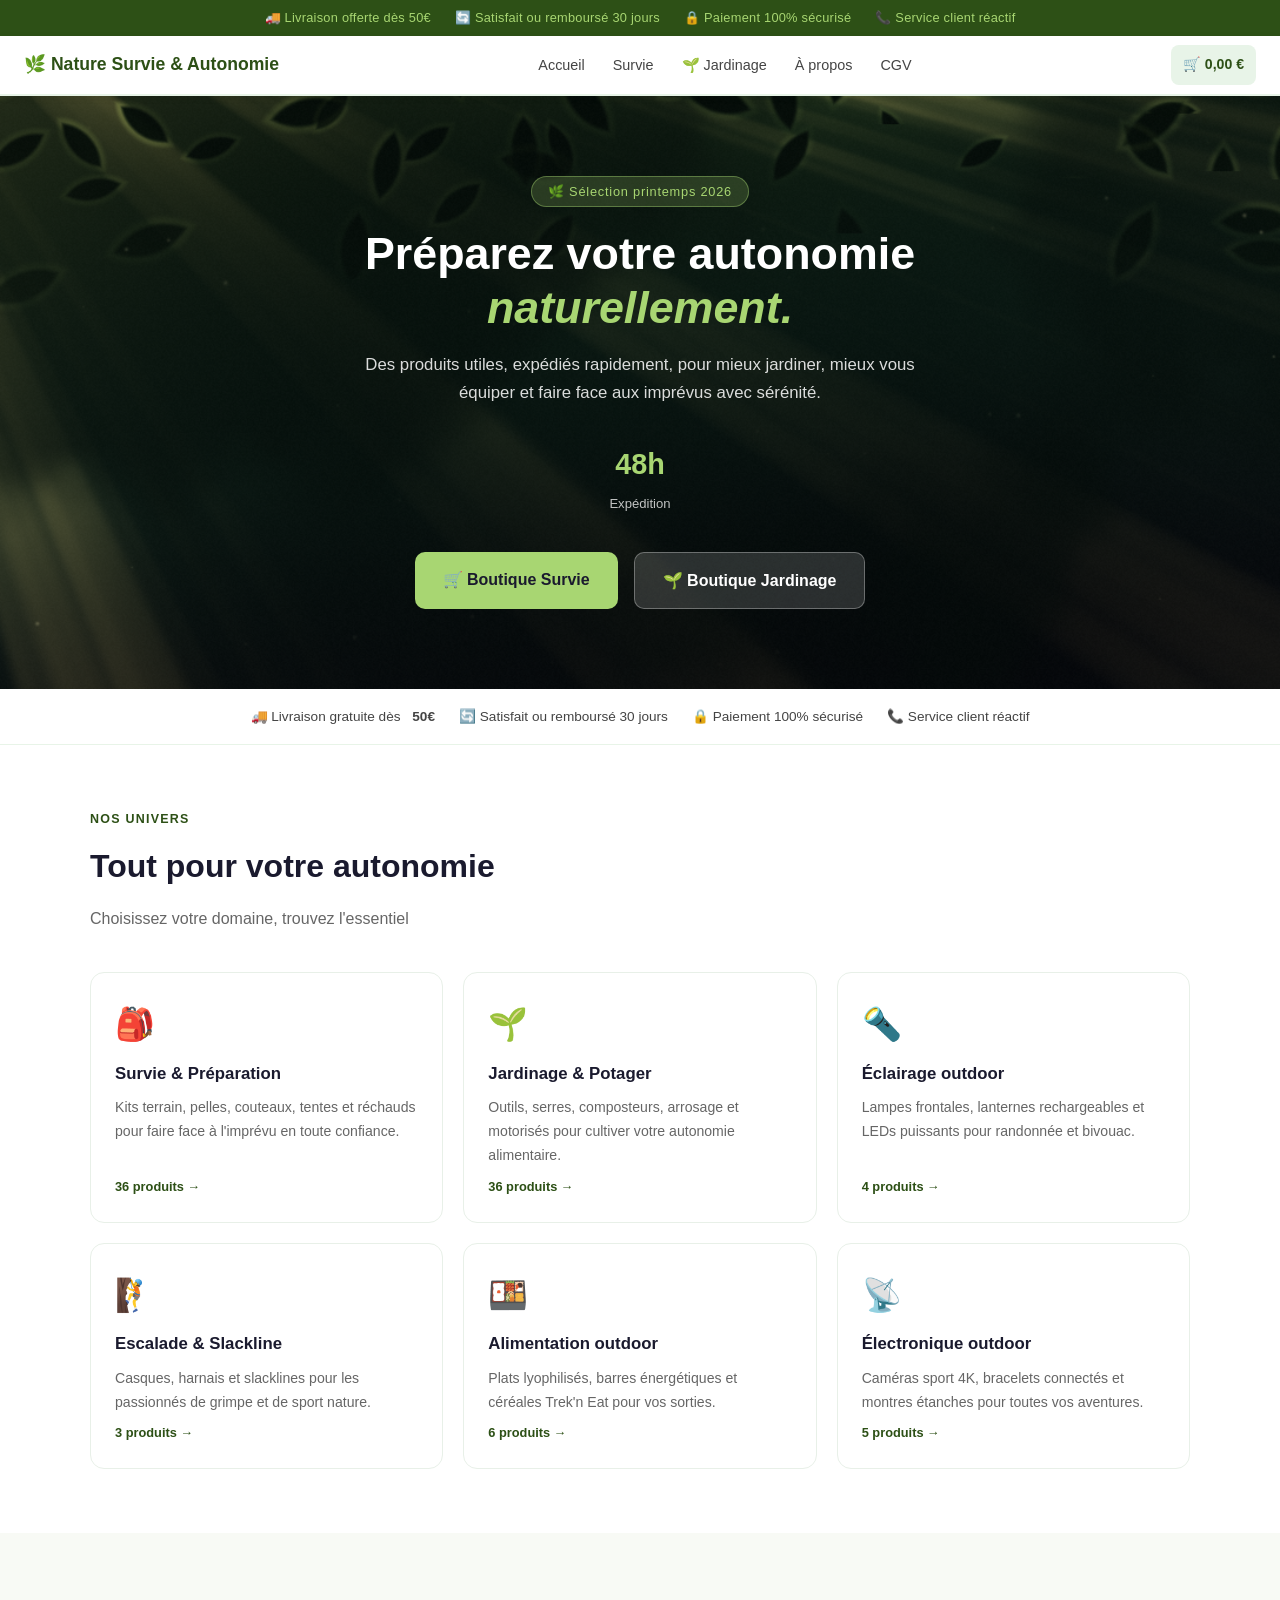
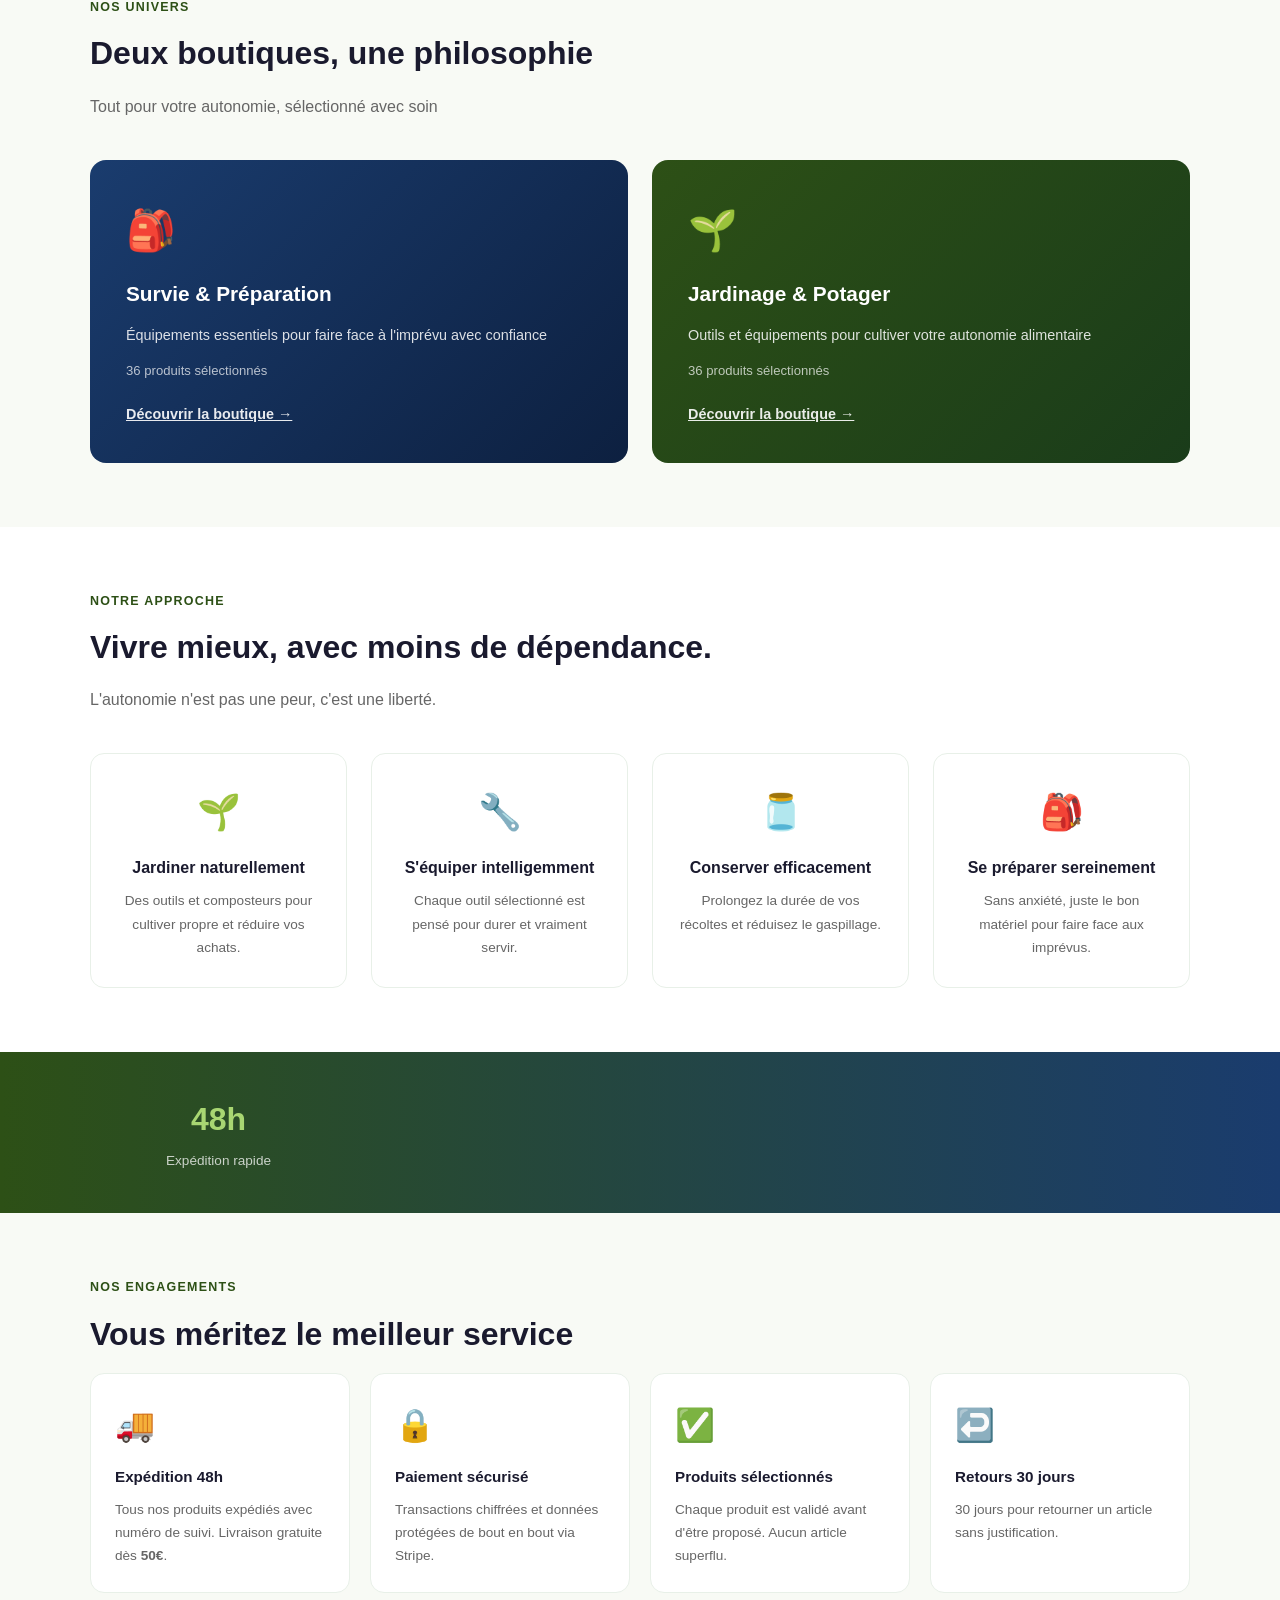
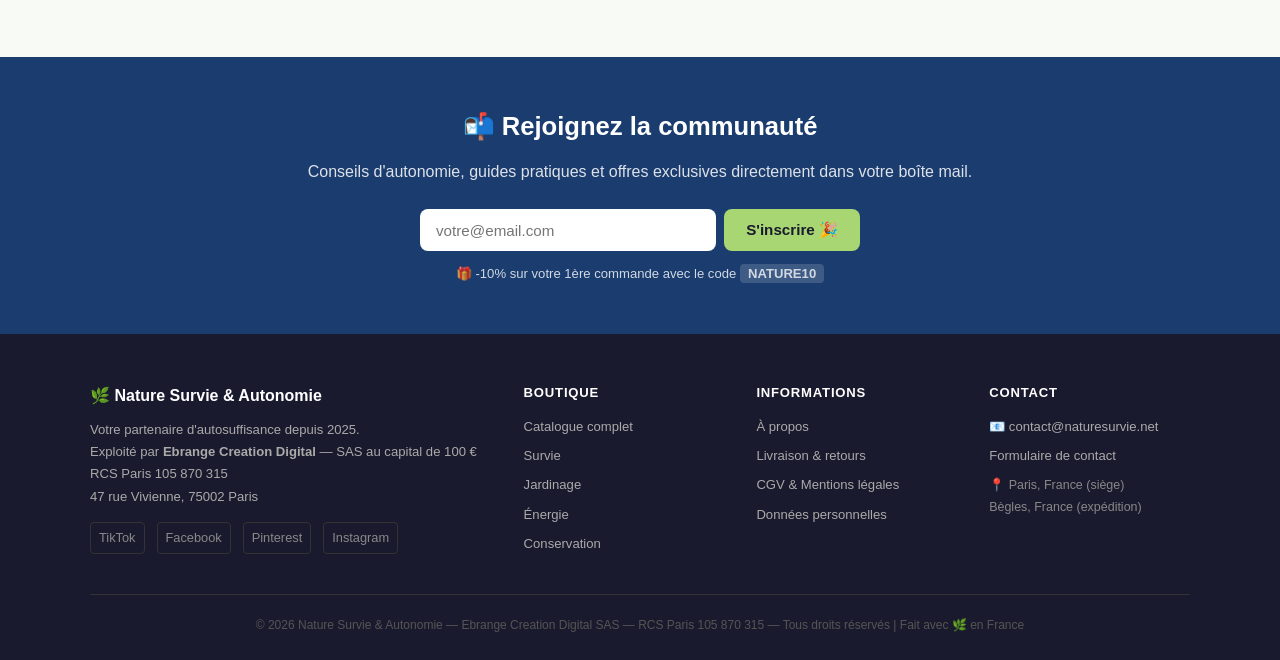
<file: index.html>
<!DOCTYPE html>
<html lang="fr">
<head>
  <meta charset="UTF-8">
  <meta name="viewport" content="width=device-width, initial-scale=1.0">
  <title>Boutique survie, énergie &amp; jardinage — Nature Survie</title>
  <meta name="description" content="Kits de survie, éclairage, énergie portable et matériel de potager pour gagner en autonomie. Commandez en ligne, livraison offerte dès 50 € en France.">
  <meta name="author" content="Nature Survie &amp; Autonomie">
  <link rel="canonical" href="https://naturesurvie.net/">
  <link rel="icon" type="image/png" sizes="192x192" href="/img/favicon-192.png">
  <link rel="apple-touch-icon" href="/img/favicon-192.png">
  <link rel="alternate" type="application/rss+xml" title="Nouveautés Nature Survie" href="/rss.xml">
  <meta property="og:site_name" content="Nature Survie &amp; Autonomie">
  <meta property="og:locale" content="fr_FR">
  <meta property="og:title" content="Boutique survie, énergie &amp; jardinage — Nature Survie">
  <meta property="og:description" content="Kits de survie, éclairage, énergie portable et matériel de potager. Livraison offerte dès 50 €.">
  <meta property="og:image" content="https://naturesurvie.net/images/og-cover.jpg">
  <meta property="og:image:width" content="1200">
  <meta property="og:image:height" content="630">
  <meta property="og:image:alt" content="Nature Survie &amp; Autonomie — survie, énergie, jardinage">
  <meta property="og:type" content="website">
  <meta property="og:url" content="https://naturesurvie.net/">
  <meta name="twitter:card" content="summary_large_image">
  <meta name="twitter:title" content="Boutique survie, énergie &amp; jardinage — Nature Survie">
  <meta name="twitter:description" content="Kits de survie, éclairage, énergie portable et matériel de potager. Livraison offerte dès 50 €.">
  <meta name="twitter:image" content="https://naturesurvie.net/images/og-cover.jpg">
  <meta name="p:domain_verify" content="f501da8deca8d6b8e9e60171061b9259">
  <script type="application/ld+json">
  {
    "@context": "https://schema.org",
    "@graph": [
      {
        "@type": "OnlineStore",
        "@id": "https://naturesurvie.net/#boutique",
        "name": "Nature Survie & Autonomie",
        "url": "https://naturesurvie.net/",
        "logo": "https://naturesurvie.net/img/favicon-512.png",
        "image": "https://naturesurvie.net/images/og-cover.jpg",
        "description": "Boutique en ligne de matériel de survie, d'énergie portable et de jardinage pour gagner en autonomie.",
        "email": "contact@naturesurvie.net",
        "currenciesAccepted": "EUR",
        "areaServed": { "@type": "Country", "name": "France" },
        "parentOrganization": {
          "@type": "Organization",
          "name": "Ebrange Creation Digital",
          "legalName": "Ebrange Creation Digital SAS",
          "address": {
            "@type": "PostalAddress",
            "streetAddress": "47 rue Vivienne",
            "postalCode": "75002",
            "addressLocality": "Paris",
            "addressCountry": "FR"
          }
        },
        "sameAs": [
          "https://www.instagram.com/naturesurvi/",
          "https://www.facebook.com/profile.php?id=61590042560546",
          "https://www.pinterest.fr/naturesurvi/",
          "https://www.tiktok.com/@nature_survie_fr"
        ]
      },
      {
        "@type": "WebSite",
        "@id": "https://naturesurvie.net/#site",
        "url": "https://naturesurvie.net/",
        "name": "Nature Survie & Autonomie",
        "inLanguage": "fr-FR",
        "publisher": { "@id": "https://naturesurvie.net/#boutique" }
      }
    ]
  }
  </script>

<style>
  *, *::before, *::after { box-sizing: border-box; margin: 0; padding: 0; }
  body { font-family: 'Segoe UI', Arial, sans-serif; background: #f8faf5; color: #1a1a2e; line-height: 1.7; }

  /* ── TOP BANNER ── */
  .top-banner {
    background: #2d5016; color: #a8d672;
    display: flex; justify-content: center; gap: 24px; flex-wrap: wrap;
    font-size: 0.8rem; padding: 7px 16px; letter-spacing: 0.02em;
  }

  /* ── NAV ── */
  nav {
    background: #fff; border-bottom: 2px solid #e8f4e8;
    padding: 0 24px; display: flex; align-items: center;
    justify-content: space-between; position: sticky; top: 0; z-index: 100;
    box-shadow: 0 2px 8px rgba(0,0,0,0.06);
  }
  .nav-logo { font-size: 1.1rem; font-weight: 700; color: #2d5016; text-decoration: none; padding: 14px 0; }
  .nav-links { display: flex; gap: 4px; list-style: none; }
  .nav-links a { text-decoration: none; color: #444; font-size: 0.9rem; padding: 8px 12px; border-radius: 6px; transition: background 0.2s; }
  .nav-links a:hover, .nav-links a.active { background: #e8f4e8; color: #2d5016; font-weight: 600; }
  .nav-cart { font-size: 0.88rem; color: #2d5016; font-weight: 600; text-decoration: none; padding: 8px 12px; background: #e8f4e8; border-radius: 8px; }
  .nav-toggle { display: none; background: none; border: none; font-size: 1.4rem; cursor: pointer; color: #2d5016; }

  /* ── FOOTER ── */
  footer { background: #1a1a2e; color: #ccc; padding: 48px 24px 24px; margin-top: 0; }
  .footer-inner { max-width: 1100px; margin: 0 auto; display: grid; grid-template-columns: 2fr 1fr 1fr 1fr; gap: 32px; padding-bottom: 32px; border-bottom: 1px solid #333; }
  .footer-brand { font-size: 1rem; font-weight: 700; color: #fff; margin-bottom: 10px; }
  .footer-desc { font-size: 0.82rem; line-height: 1.7; color: #aaa; }
  .footer-col h4 { font-size: 0.82rem; font-weight: 700; color: #fff; margin-bottom: 12px; text-transform: uppercase; letter-spacing: 0.06em; }
  .footer-col a { display: block; color: #aaa; text-decoration: none; font-size: 0.82rem; margin-bottom: 7px; }
  .footer-col a:hover { color: #fff; }
  .footer-bottom { max-width: 1100px; margin: 20px auto 0; text-align: center; font-size: 0.75rem; color: #555; }
  .social-links { display: flex; gap: 12px; margin-top: 14px; flex-wrap: wrap; }
  .social-links a { color: #888; font-size: 0.8rem; text-decoration: none; padding: 4px 8px; border: 1px solid #333; border-radius: 4px; }
  .social-links a:hover { color: #fff; border-color: #555; }

  @media (max-width: 768px) {
    .footer-inner { grid-template-columns: 1fr 1fr; }
    .top-banner { gap: 12px; font-size: 0.72rem; }
    .nav-toggle { display: block; }
    .nav-links { display: none; position: absolute; top: 100%; left: 0; right: 0; background: #fff; flex-direction: column; padding: 8px 16px 16px; border-bottom: 2px solid #e8f4e8; box-shadow: 0 4px 12px rgba(0,0,0,0.1); }
    .nav-links.open { display: flex; }
  }
  @media (max-width: 480px) {
    .footer-inner { grid-template-columns: 1fr; }
  }
</style>

  <style>
    /* ── HERO ── */
    .hero {
      background: linear-gradient(135deg, #2d5016 0%, #1a3c2e 60%, #1a1a2e 100%);
      color: #fff; padding: 80px 24px; text-align: center; position: relative; overflow: hidden;
    }
    .hero::before {
      content: ''; position: absolute; inset: 0;
      background: radial-gradient(ellipse at 30% 50%, rgba(168,214,114,0.08) 0%, transparent 70%);
    }
    .hero-season { display: inline-block; background: rgba(168,214,114,0.2); border: 1px solid rgba(168,214,114,0.4); border-radius: 20px; padding: 4px 16px; font-size: 0.8rem; color: #a8d672; margin-bottom: 20px; letter-spacing: 0.06em; }
    .hero h1 { font-size: 2.8rem; font-weight: 900; line-height: 1.2; margin-bottom: 16px; max-width: 700px; margin-left: auto; margin-right: auto; }
    .hero h1 em { color: #a8d672; font-style: italic; }
    .hero p { font-size: 1.05rem; opacity: 0.85; max-width: 560px; margin: 0 auto 32px; }
    .hero-stats { display: flex; justify-content: center; gap: 32px; flex-wrap: wrap; margin-bottom: 36px; }
    .hero-stat { text-align: center; }
    .hero-stat strong { display: block; font-size: 1.8rem; font-weight: 800; color: #a8d672; }
    .hero-stat span { font-size: 0.82rem; opacity: 0.75; }
    .hero-btns { display: flex; gap: 16px; justify-content: center; flex-wrap: wrap; }
    .btn-primary { background: #a8d672; color: #1a1a2e; padding: 14px 28px; border-radius: 10px; text-decoration: none; font-weight: 700; font-size: 1rem; transition: transform 0.2s, box-shadow 0.2s; }
    .btn-primary:hover { transform: translateY(-2px); box-shadow: 0 8px 24px rgba(168,214,114,0.3); }
    .btn-secondary { background: rgba(255,255,255,0.15); color: #fff; padding: 14px 28px; border-radius: 10px; text-decoration: none; font-weight: 600; font-size: 1rem; border: 1px solid rgba(255,255,255,0.3); transition: background 0.2s; }
    .btn-secondary:hover { background: rgba(255,255,255,0.25); }

    /* ── REASSURANCE BAR ── */
    .reassurance { background: #fff; border-bottom: 1px solid #e8f4e8; }
    .reassurance-inner { max-width: 1100px; margin: 0 auto; padding: 16px 24px; display: flex; gap: 24px; justify-content: center; flex-wrap: wrap; }
    .reassurance-item { display: flex; align-items: center; gap: 8px; font-size: 0.85rem; color: #444; font-weight: 500; }

    /* ── SECTIONS ── */
    .section { padding: 64px 24px; }
    .section-inner { max-width: 1100px; margin: 0 auto; }
    .section-label { font-size: 0.78rem; font-weight: 700; text-transform: uppercase; letter-spacing: 0.1em; color: #2d5016; margin-bottom: 8px; }
    .section-title { font-size: 2rem; font-weight: 800; color: #1a1a2e; margin-bottom: 12px; }
    .section-subtitle { color: #666; font-size: 1rem; margin-bottom: 40px; }

    /* ── UNIVERS GRID ── */
    .univers-grid { display: grid; grid-template-columns: repeat(auto-fit, minmax(280px, 1fr)); gap: 20px; }
    .univers-card { background: #fff; border: 1px solid #e8f0e8; border-radius: 14px; padding: 24px; text-decoration: none; color: inherit; transition: transform 0.2s, box-shadow 0.2s; display: flex; flex-direction: column; gap: 8px; }
    .univers-card:hover { transform: translateY(-4px); box-shadow: 0 12px 32px rgba(0,0,0,0.08); }
    .univers-card .icon { font-size: 2rem; }
    .univers-card strong { font-size: 1.05rem; color: #1a1a2e; }
    .univers-card p { font-size: 0.88rem; color: #666; }
    .univers-card .count { font-size: 0.8rem; color: #2d5016; font-weight: 600; margin-top: auto; }

    /* ── BOUTIQUES ── */
    .boutiques-grid { display: grid; grid-template-columns: 1fr 1fr; gap: 24px; }
    .boutique-card { border-radius: 16px; padding: 36px; text-decoration: none; color: #fff; display: flex; flex-direction: column; gap: 12px; transition: transform 0.2s; }
    .boutique-card:hover { transform: translateY(-3px); }
    .boutique-card.survie { background: linear-gradient(135deg, #1a3c6e, #0d2040); }
    .boutique-card.jardinage { background: linear-gradient(135deg, #2d5016, #1a3c1a); }
    .boutique-card .b-icon { font-size: 2.5rem; }
    .boutique-card h3 { font-size: 1.3rem; font-weight: 800; }
    .boutique-card p { font-size: 0.9rem; opacity: 0.85; }
    .boutique-card .b-count { font-size: 0.82rem; opacity: 0.7; }
    .boutique-card .b-cta { margin-top: 8px; font-size: 0.9rem; font-weight: 600; text-decoration: underline; opacity: 0.9; }

    /* ── VALEURS ── */
    .valeurs-grid { display: grid; grid-template-columns: repeat(auto-fit, minmax(220px, 1fr)); gap: 24px; }
    .valeur-card { background: #fff; border-radius: 14px; padding: 28px 24px; text-align: center; border: 1px solid #e8f0e8; }
    .valeur-card .v-icon { font-size: 2.2rem; margin-bottom: 12px; }
    .valeur-card h3 { font-size: 1rem; font-weight: 700; color: #1a1a2e; margin-bottom: 8px; }
    .valeur-card p { font-size: 0.85rem; color: #666; }

    /* ── STATS ── */
    .stats-bar { background: linear-gradient(90deg, #2d5016, #1a3c6e); padding: 40px 24px; }
    .stats-inner { max-width: 1100px; margin: 0 auto; display: grid; grid-template-columns: repeat(4, 1fr); gap: 24px; text-align: center; }
    .stat strong { display: block; font-size: 2rem; font-weight: 900; color: #a8d672; }
    .stat span { font-size: 0.85rem; color: rgba(255,255,255,0.75); }

    /* ── ENGAGEMENTS ── */
    .engagements-grid { display: grid; grid-template-columns: repeat(auto-fit, minmax(220px, 1fr)); gap: 20px; }
    .engagement-card { background: #fff; border-radius: 14px; padding: 24px; border: 1px solid #e8f0e8; }
    .engagement-card .e-icon { font-size: 2rem; margin-bottom: 12px; }
    .engagement-card h3 { font-size: 0.95rem; font-weight: 700; color: #1a1a2e; margin-bottom: 8px; }
    .engagement-card p { font-size: 0.85rem; color: #666; }

    /* ── AVIS ── */
    .avis-grid { display: grid; grid-template-columns: repeat(auto-fit, minmax(300px, 1fr)); gap: 20px; }
    .avis-card { background: #fff; border-radius: 14px; padding: 24px; border: 1px solid #e8f0e8; }
    .avis-stars { color: #f59e0b; font-size: 1rem; margin-bottom: 12px; }
    .avis-text { font-size: 0.88rem; color: #444; line-height: 1.6; margin-bottom: 16px; font-style: italic; }
    .avis-author { display: flex; align-items: center; gap: 10px; }
    .avis-avatar { width: 36px; height: 36px; border-radius: 50%; background: #2d5016; color: #fff; display: flex; align-items: center; justify-content: center; font-weight: 700; font-size: 0.9rem; flex-shrink: 0; }
    .avis-name { font-size: 0.88rem; font-weight: 600; }
    .avis-product { font-size: 0.75rem; color: #2d5016; }

    /* ── PROMO BANNER ── */
    .promo-banner { background: #1a3c6e; padding: 48px 24px; text-align: center; color: #fff; }
    .promo-banner h2 { font-size: 1.6rem; font-weight: 800; margin-bottom: 10px; }
    .promo-banner p { opacity: 0.85; margin-bottom: 24px; }
    .promo-form { display: flex; gap: 8px; justify-content: center; max-width: 440px; margin: 0 auto; flex-wrap: wrap; }
    .promo-form input { flex: 1; min-width: 200px; padding: 12px 16px; border-radius: 8px; border: none; font-size: 0.95rem; }
    .promo-form button { background: #a8d672; color: #1a1a2e; padding: 12px 22px; border-radius: 8px; border: none; font-weight: 700; cursor: pointer; font-size: 0.95rem; }
    .promo-code { margin-top: 12px; font-size: 0.82rem; opacity: 0.8; }
    .promo-code strong { background: rgba(255,255,255,0.2); padding: 2px 8px; border-radius: 4px; }

    /* ── BESTSELLERS (placeholder) ── */
    .bestsellers-placeholder { text-align: center; padding: 40px; background: #fff; border-radius: 14px; border: 2px dashed #e0e0e0; color: #999; font-size: 0.9rem; }

    @media (max-width: 768px) {
      .hero h1 { font-size: 1.9rem; }
      .boutiques-grid { grid-template-columns: 1fr; }
      .stats-inner { grid-template-columns: 2fr 2fr; }
    }
  </style>
  <link rel="stylesheet" href="css/bg3d-naturesurvi.css">
</head>
<body>


<div class="top-banner" id="top-banner">
  <span>🚚 Livraison offerte dès 50€</span>
  <span>🔄 Satisfait ou remboursé 30 jours</span>
  <span>🔒 Paiement 100% sécurisé</span>
  <span>📞 Service client réactif</span>
</div>

<nav>
  <a href="/" class="nav-logo">🌿 Nature Survie &amp; Autonomie</a>
  <button class="nav-toggle" id="navToggle" aria-label="Menu">☰</button>
  <ul class="nav-links" id="navLinks">
    <li><a href="/">Accueil</a></li>
    <li><a href="/catalogue">Survie</a></li>
    <li><a href="/jardinage">🌱 Jardinage</a></li>
    <li><a href="/about">À propos</a></li>
    <li><a href="/cgv">CGV</a></li>
  </ul>
  <a href="/panier" class="nav-cart">🛒 <span id="cartTotal">0,00 €</span> <span id="cartCount" class="cart-count" style="background:#e53e3e;color:#fff;font-size:0.72rem;font-weight:700;padding:2px 7px;border-radius:12px;min-width:18px;text-align:center;display:none;">0</span></a>
</nav>


<main id="main-content">

  <!-- HERO -->
  <section class="hero">
    <div class="hero-season">🌿 Sélection printemps 2026</div>
    <h1>Préparez votre autonomie <em>naturellement.</em></h1>
    <p>Des produits utiles, expédiés rapidement, pour mieux jardiner, mieux vous équiper et faire face aux imprévus avec sérénité.</p>
    <div class="hero-stats">
      <div class="hero-stat"><strong data-count="48" data-suffix="h">48h</strong><span>Expédition</span></div>
    </div>
    <div class="hero-btns">
      <a href="/catalogue" class="btn-primary">🛒 Boutique Survie</a>
      <a href="/jardinage" class="btn-secondary">🌱 Boutique Jardinage</a>
    </div>
  </section>

  <!-- REASSURANCE -->
  <div class="reassurance">
    <div class="reassurance-inner">
      <div class="reassurance-item">🚚 Livraison gratuite dès <strong>&nbsp;50€</strong></div>
      <div class="reassurance-item">🔄 Satisfait ou remboursé 30 jours</div>
      <div class="reassurance-item">🔒 Paiement 100% sécurisé</div>
      <div class="reassurance-item">📞 Service client réactif</div>
    </div>
  </div>

  <!-- UNIVERS -->
  <section class="section" style="background:#fff;">
    <div class="section-inner">
      <div class="section-label">Nos univers</div>
      <div class="section-title">Tout pour votre autonomie</div>
      <div class="section-subtitle">Choisissez votre domaine, trouvez l'essentiel</div>
      <div class="univers-grid">
        <a href="/catalogue" class="univers-card"><div class="icon">🎒</div><strong>Survie &amp; Préparation</strong><p>Kits terrain, pelles, couteaux, tentes et réchauds pour faire face à l'imprévu en toute confiance.</p><span class="count">36 produits →</span></a>
        <a href="/jardinage" class="univers-card"><div class="icon">🌱</div><strong>Jardinage &amp; Potager</strong><p>Outils, serres, composteurs, arrosage et motorisés pour cultiver votre autonomie alimentaire.</p><span class="count">36 produits →</span></a>
        <a href="/catalogue?cat=Eclairage" class="univers-card"><div class="icon">🔦</div><strong>Éclairage outdoor</strong><p>Lampes frontales, lanternes rechargeables et LEDs puissants pour randonnée et bivouac.</p><span class="count">4 produits →</span></a>
        <a href="/catalogue?cat=Escalade" class="univers-card"><div class="icon">🧗</div><strong>Escalade &amp; Slackline</strong><p>Casques, harnais et slacklines pour les passionnés de grimpe et de sport nature.</p><span class="count">3 produits →</span></a>
        <a href="/catalogue?cat=Alimentation%20outdoor" class="univers-card"><div class="icon">🍱</div><strong>Alimentation outdoor</strong><p>Plats lyophilisés, barres énergétiques et céréales Trek'n Eat pour vos sorties.</p><span class="count">6 produits →</span></a>
        <a href="/catalogue?cat=Electronique%20outdoor" class="univers-card"><div class="icon">📡</div><strong>Électronique outdoor</strong><p>Caméras sport 4K, bracelets connectés et montres étanches pour toutes vos aventures.</p><span class="count">5 produits →</span></a>
      </div>
    </div>
  </section>

  <!-- BOUTIQUES -->
  <section class="section" style="background:#f8faf5;">
    <div class="section-inner">
      <div class="section-label">Nos univers</div>
      <div class="section-title">Deux boutiques, une philosophie</div>
      <div class="section-subtitle">Tout pour votre autonomie, sélectionné avec soin</div>
      <div class="boutiques-grid">
        <a href="/catalogue" class="boutique-card survie">
          <div class="b-icon">🎒</div>
          <h3>Survie &amp; Préparation</h3>
          <p>Équipements essentiels pour faire face à l'imprévu avec confiance</p>
          <div class="b-count">36 produits sélectionnés</div>
          <div class="b-cta">Découvrir la boutique →</div>
        </a>
        <a href="/jardinage" class="boutique-card jardinage">
          <div class="b-icon">🌱</div>
          <h3>Jardinage &amp; Potager</h3>
          <p>Outils et équipements pour cultiver votre autonomie alimentaire</p>
          <div class="b-count">36 produits sélectionnés</div>
          <div class="b-cta">Découvrir la boutique →</div>
        </a>
      </div>
    </div>
  </section>

  <!-- VALEURS -->
  <section class="section" style="background:#fff;">
    <div class="section-inner">
      <div class="section-label">Notre approche</div>
      <div class="section-title">Vivre mieux, avec moins de dépendance.</div>
      <div class="section-subtitle">L'autonomie n'est pas une peur, c'est une liberté.</div>
      <div class="valeurs-grid">
        <div class="valeur-card"><div class="v-icon">🌱</div><h3>Jardiner naturellement</h3><p>Des outils et composteurs pour cultiver propre et réduire vos achats.</p></div>
        <div class="valeur-card"><div class="v-icon">🔧</div><h3>S'équiper intelligemment</h3><p>Chaque outil sélectionné est pensé pour durer et vraiment servir.</p></div>
        <div class="valeur-card"><div class="v-icon">🫙</div><h3>Conserver efficacement</h3><p>Prolongez la durée de vos récoltes et réduisez le gaspillage.</p></div>
        <div class="valeur-card"><div class="v-icon">🎒</div><h3>Se préparer sereinement</h3><p>Sans anxiété, juste le bon matériel pour faire face aux imprévus.</p></div>
      </div>
    </div>
  </section>

  <!-- STATS -->
  <div class="stats-bar">
    <div class="stats-inner">
      <div class="stat"><strong data-count="48" data-suffix="h">48h</strong><span>Expédition rapide</span></div>
    </div>
  </div>

  <!-- ENGAGEMENTS -->
  <section class="section" style="background:#f8faf5;">
    <div class="section-inner">
      <div class="section-label">Nos engagements</div>
      <div class="section-title">Vous méritez le meilleur service</div>
      <div class="engagements-grid">
        <div class="engagement-card"><div class="e-icon">🚚</div><h3>Expédition 48h</h3><p>Tous nos produits expédiés avec numéro de suivi. Livraison gratuite dès <strong>50€</strong>.</p></div>
        <div class="engagement-card"><div class="e-icon">🔒</div><h3>Paiement sécurisé</h3><p>Transactions chiffrées et données protégées de bout en bout via Stripe.</p></div>
        <div class="engagement-card"><div class="e-icon">✅</div><h3>Produits sélectionnés</h3><p>Chaque produit est validé avant d'être proposé. Aucun article superflu.</p></div>
        <div class="engagement-card"><div class="e-icon">↩️</div><h3>Retours 30 jours</h3><p>30 jours pour retourner un article sans justification.</p></div>
      </div>
    </div>
  </section>


  <!-- PROMO -->
  <div class="promo-banner">
    <h2>📬 Rejoignez la communauté</h2>
    <p>Conseils d'autonomie, guides pratiques et offres exclusives directement dans votre boîte mail.</p>
    <div class="promo-form">
      <input type="email" placeholder="votre@email.com">
      <button type="button">S'inscrire 🎉</button>
    </div>
    <div class="promo-code">🎁 -10% sur votre 1ère commande avec le code <strong>NATURE10</strong></div>
  </div>

</main>


<footer>
  <div class="footer-inner">
    <div class="footer-brand-col">
      <div class="footer-brand">🌿 Nature Survie &amp; Autonomie</div>
      <p class="footer-desc">Votre partenaire d'autosuffisance depuis 2025.<br>
      Exploité par <strong>Ebrange Creation Digital</strong> — SAS au capital de 100 €<br>
      RCS Paris 105 870 315<br>
      47 rue Vivienne, 75002 Paris</p>
      <div class="social-links">
        <a href="https://www.tiktok.com/@nature_survie_fr" target="_blank" rel="noopener">TikTok</a>
        <a href="https://www.facebook.com/profile.php?id=61590042560546" target="_blank" rel="noopener">Facebook</a>
        <a href="https://www.pinterest.fr/naturesurvi/" target="_blank" rel="noopener">Pinterest</a>
        <a href="https://www.instagram.com/naturesurvi/" target="_blank" rel="noopener">Instagram</a>
      </div>
    </div>
    <div class="footer-col">
      <h4>Boutique</h4>
      <a href="/catalogue">Catalogue complet</a>
      <a href="/catalogue?cat=Survie">Survie</a>
      <a href="/jardinage">Jardinage</a>
      <a href="/catalogue?cat=Énergie">Énergie</a>
      <a href="/catalogue?cat=Conservation">Conservation</a>
    </div>
    <div class="footer-col">
      <h4>Informations</h4>
      <a href="/about">À propos</a>
      <a href="/cgv#livraison">Livraison &amp; retours</a>
      <a href="/cgv">CGV &amp; Mentions légales</a>
      <a href="/cgv#donnees">Données personnelles</a>
    </div>
    <div class="footer-col">
      <h4>Contact</h4>
      <a href="mailto:contact@naturesurvie.net">📧 contact@naturesurvie.net</a>
      <a href="/about#contact">Formulaire de contact</a>
      <p style="color:#888;font-size:0.78rem;margin-top:8px;">📍 Paris, France (siège)<br>Bègles, France (expédition)</p>
    </div>
  </div>
  <div class="footer-bottom">
    © 2026 Nature Survie &amp; Autonomie — Ebrange Creation Digital SAS — RCS Paris 105 870 315 — Tous droits réservés | Fait avec 🌿 en France
  </div>
</footer>


<script>
  // Nav toggle mobile
  document.getElementById('navToggle').addEventListener('click', () => {
    document.getElementById('navLinks').classList.toggle('open');
  });
  // Active link
  document.querySelectorAll('.nav-links a').forEach(a => {
    if (a.getAttribute('href') === '/' && location.pathname === '/') a.classList.add('active');
  });
</script>
  <script src="js/products.js"></script>
  <script src="js/cart.js"></script>
  <script src="js/analytics.js"></script>
  <script>
    document.addEventListener('DOMContentLoaded',function(){
      if(typeof PRODUCTS==='undefined')return;
        var bs=PRODUCTS.filter(function(p){return p.badges&&p.badges.includes('Bestseller')&&p.id<80;}).slice(0,4);
        var bj=PRODUCTS.filter(function(p){return p.badges&&p.badges.includes('Bestseller')&&p.id>=80;}).slice(0,4);
      var gs=document.getElementById('bestsellersSurvie');
      var gj=document.getElementById('bestsellersJardinage');
      if(gs&&typeof renderProductCard!=='undefined')gs.innerHTML=bs.map(function(p){return renderProductCard(p);}).join('');
      if(gj&&typeof renderProductCard!=='undefined')gj.innerHTML=bj.map(function(p){return renderProductCard(p);}).join('');
    });
  </script>
  <script src="js/ui-dynamic.js" defer></script>
  <script src="js/bg3d-naturesurvi.js" defer></script>
</body>
</html>
</file>
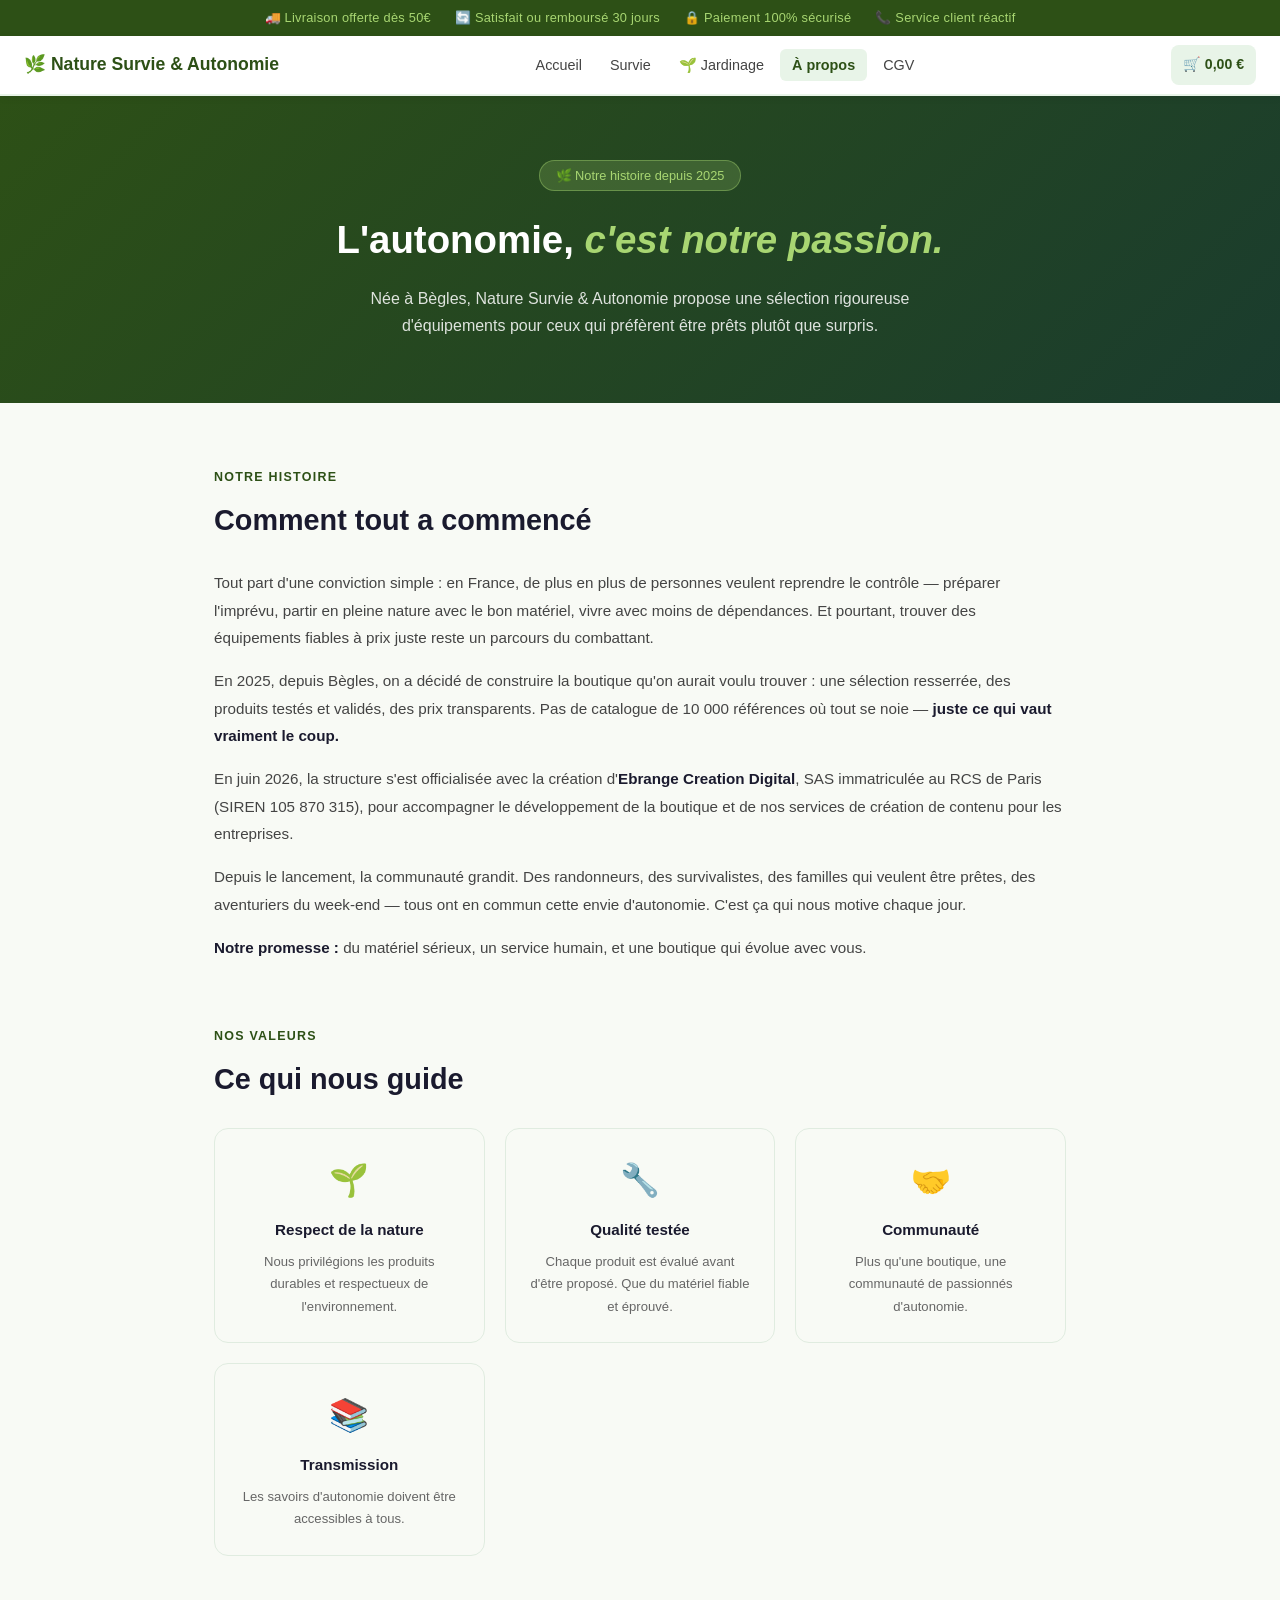
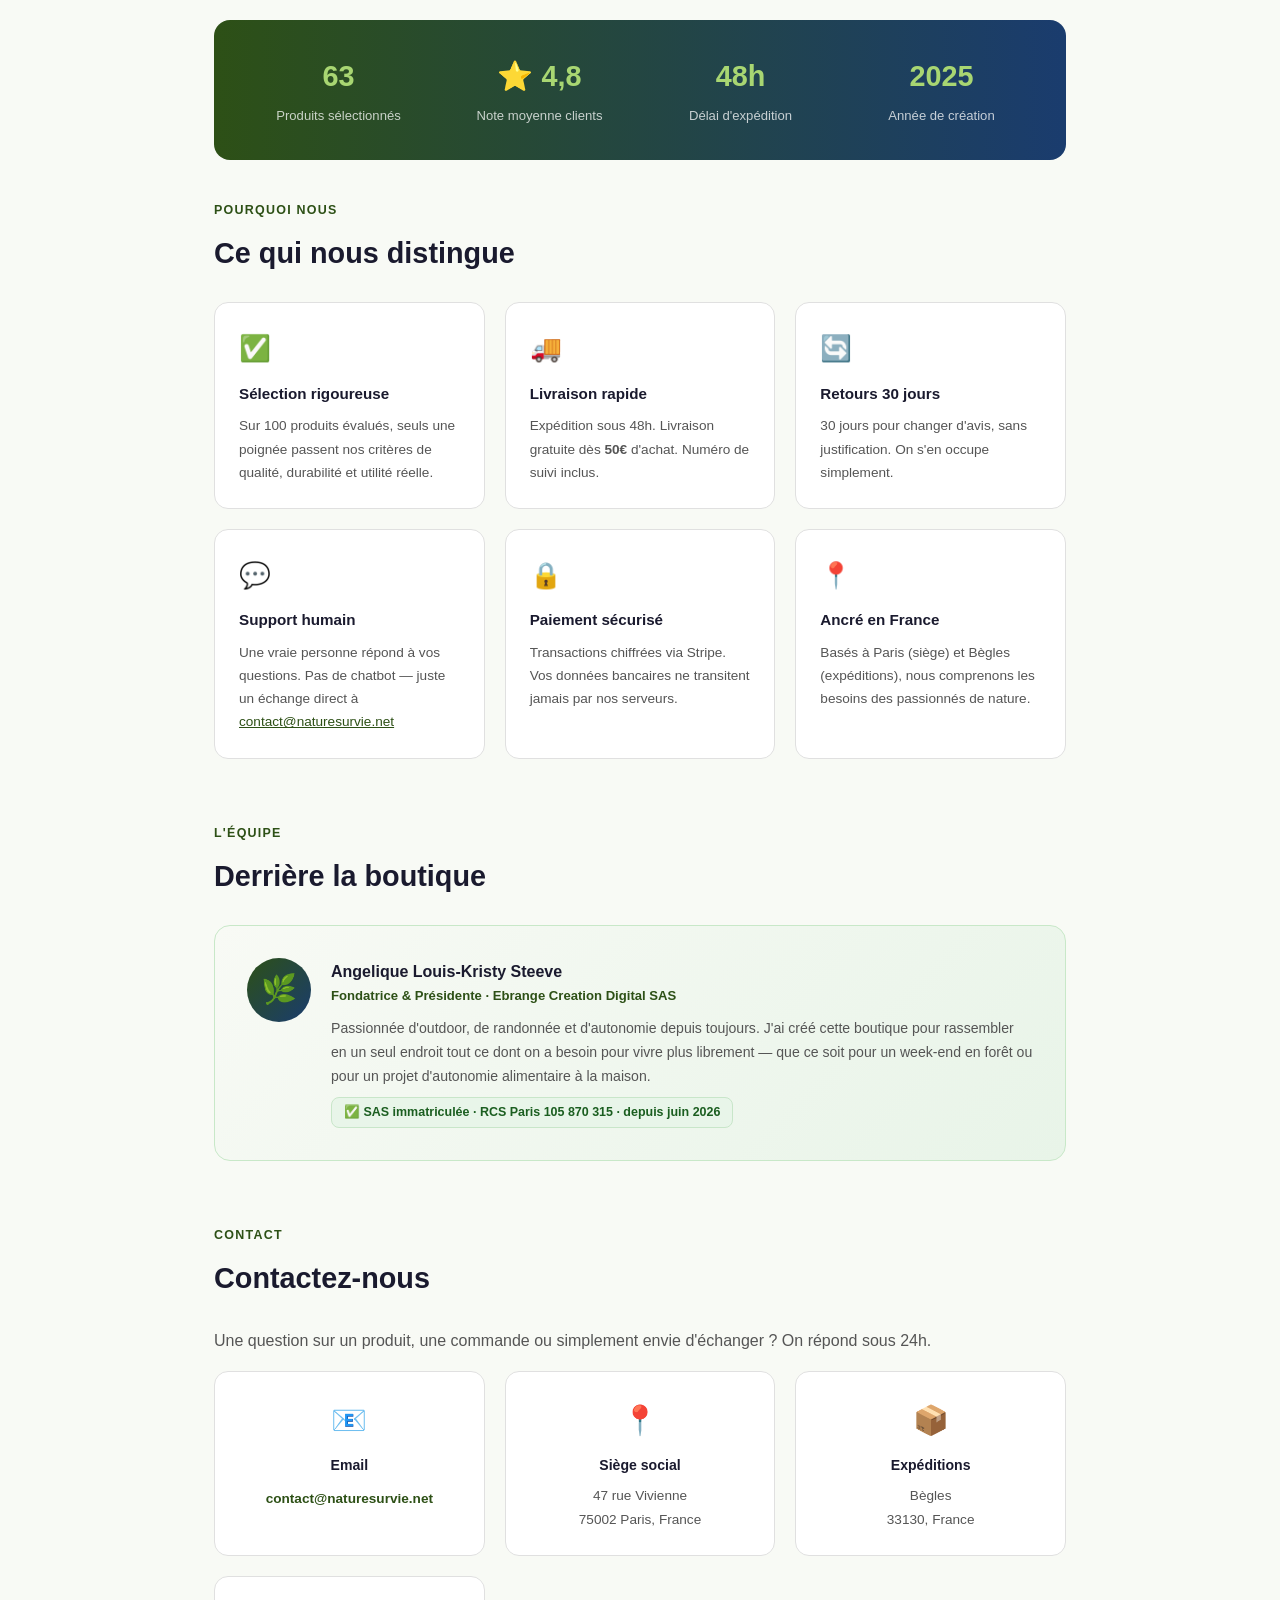
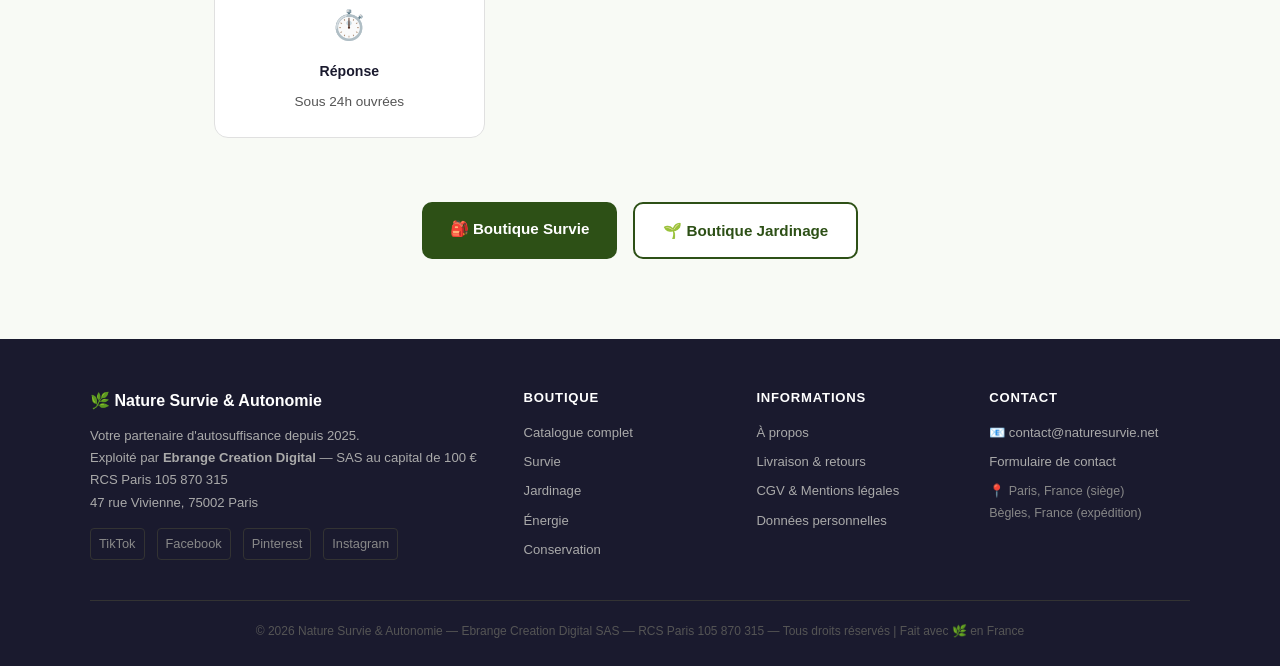
<file: about.html>
<!DOCTYPE html>
<html lang="fr">
<head>
  <meta charset="UTF-8">
  <meta name="viewport" content="width=device-width, initial-scale=1.0">
  <title>À propos — Nature Survie &amp; Autonomie</title>
  <meta name="description" content="Découvrez l'histoire de Nature Survie &amp; Autonomie — notre mission, nos valeurs et notre engagement pour l'autonomie. Exploité par Ebrange Creation Digital SAS.">
  <meta property="og:title" content="À propos — Nature Survie &amp; Autonomie">
  <meta property="og:description" content="Notre mission : rendre l'autonomie accessible à tous. Ebrange Creation Digital SAS.">
  <meta property="og:image" content="https://naturesurvie.net/images/og-about.jpg">
  <meta property="og:image:width" content="1200">
  <meta property="og:image:height" content="630">
  <meta property="og:image:alt" content="À propos de Nature Survie & Autonomie">
  <meta property="og:site_name" content="Nature Survie &amp; Autonomie">
  <meta property="og:locale" content="fr_FR">
  <meta property="og:type" content="website">
  <meta property="og:url" content="https://naturesurvie.net/about.html">
  <link rel="canonical" href="https://naturesurvie.net/about.html">
  <link rel="icon" type="image/png" sizes="192x192" href="/img/favicon-192.png">
  <link rel="apple-touch-icon" href="/img/favicon-192.png">
  <meta name="twitter:card" content="summary_large_image">
  <meta name="twitter:image" content="https://naturesurvie.net/images/og-about.jpg">
  <meta name="p:domain_verify" content="f501da8deca8d6b8e9e60171061b9259">
  <script type="application/ld+json">
  {
    "@context": "https://schema.org",
    "@type": "AboutPage",
    "@id": "https://naturesurvie.net/about.html#page",
    "url": "https://naturesurvie.net/about.html",
    "name": "À propos — Nature Survie & Autonomie",
    "inLanguage": "fr-FR",
    "isPartOf": { "@type": "WebSite", "@id": "https://naturesurvie.net/#site" },
    "breadcrumb": {
      "@type": "BreadcrumbList",
      "itemListElement": [
        { "@type": "ListItem", "position": 1, "name": "Accueil", "item": "https://naturesurvie.net/" },
        { "@type": "ListItem", "position": 2, "name": "À propos", "item": "https://naturesurvie.net/about.html" }
      ]
    }
  }
  </script>
  
<style>
  *, *::before, *::after { box-sizing: border-box; margin: 0; padding: 0; }
  body { font-family: 'Segoe UI', Arial, sans-serif; background: #f8faf5; color: #1a1a2e; line-height: 1.7; }

  /* ── TOP BANNER ── */
  .top-banner {
    background: #2d5016; color: #a8d672;
    display: flex; justify-content: center; gap: 24px; flex-wrap: wrap;
    font-size: 0.8rem; padding: 7px 16px; letter-spacing: 0.02em;
  }

  /* ── NAV ── */
  nav {
    background: #fff; border-bottom: 2px solid #e8f4e8;
    padding: 0 24px; display: flex; align-items: center;
    justify-content: space-between; position: sticky; top: 0; z-index: 100;
    box-shadow: 0 2px 8px rgba(0,0,0,0.06);
  }
  .nav-logo { font-size: 1.1rem; font-weight: 700; color: #2d5016; text-decoration: none; padding: 14px 0; }
  .nav-links { display: flex; gap: 4px; list-style: none; }
  .nav-links a { text-decoration: none; color: #444; font-size: 0.9rem; padding: 8px 12px; border-radius: 6px; transition: background 0.2s; }
  .nav-links a:hover, .nav-links a.active { background: #e8f4e8; color: #2d5016; font-weight: 600; }
  .nav-cart { font-size: 0.88rem; color: #2d5016; font-weight: 600; text-decoration: none; padding: 8px 12px; background: #e8f4e8; border-radius: 8px; }
  .nav-toggle { display: none; background: none; border: none; font-size: 1.4rem; cursor: pointer; color: #2d5016; }

  /* ── FOOTER ── */
  footer { background: #1a1a2e; color: #ccc; padding: 48px 24px 24px; margin-top: 0; }
  .footer-inner { max-width: 1100px; margin: 0 auto; display: grid; grid-template-columns: 2fr 1fr 1fr 1fr; gap: 32px; padding-bottom: 32px; border-bottom: 1px solid #333; }
  .footer-brand { font-size: 1rem; font-weight: 700; color: #fff; margin-bottom: 10px; }
  .footer-desc { font-size: 0.82rem; line-height: 1.7; color: #aaa; }
  .footer-col h4 { font-size: 0.82rem; font-weight: 700; color: #fff; margin-bottom: 12px; text-transform: uppercase; letter-spacing: 0.06em; }
  .footer-col a { display: block; color: #aaa; text-decoration: none; font-size: 0.82rem; margin-bottom: 7px; }
  .footer-col a:hover { color: #fff; }
  .footer-bottom { max-width: 1100px; margin: 20px auto 0; text-align: center; font-size: 0.75rem; color: #555; }
  .social-links { display: flex; gap: 12px; margin-top: 14px; flex-wrap: wrap; }
  .social-links a { color: #888; font-size: 0.8rem; text-decoration: none; padding: 4px 8px; border: 1px solid #333; border-radius: 4px; }
  .social-links a:hover { color: #fff; border-color: #555; }

  @media (max-width: 768px) {
    .footer-inner { grid-template-columns: 1fr 1fr; }
    .top-banner { gap: 12px; font-size: 0.72rem; }
    .nav-toggle { display: block; }
    .nav-links { display: none; position: absolute; top: 100%; left: 0; right: 0; background: #fff; flex-direction: column; padding: 8px 16px 16px; border-bottom: 2px solid #e8f4e8; box-shadow: 0 4px 12px rgba(0,0,0,0.1); }
    .nav-links.open { display: flex; }
  }
  @media (max-width: 480px) {
    .footer-inner { grid-template-columns: 1fr; }
  }
</style>

  <style>
    .hero { background: linear-gradient(135deg, #2d5016, #1a3c2e); color: #fff; padding: 64px 24px; text-align: center; }
    .hero .hero-badge { display: inline-block; background: rgba(168,214,114,0.2); border: 1px solid rgba(168,214,114,0.4); border-radius: 20px; padding: 4px 16px; font-size: 0.8rem; color: #a8d672; margin-bottom: 16px; }
    .hero h1 { font-size: 2.4rem; font-weight: 900; margin-bottom: 12px; }
    .hero h1 em { color: #a8d672; font-style: italic; }
    .hero p { font-size: 1rem; opacity: 0.85; max-width: 600px; margin: 0 auto; }
    .page-wrap { max-width: 900px; margin: 0 auto; padding: 64px 24px 80px; }
    .section { margin-bottom: 64px; }
    .section-label { font-size: 0.78rem; font-weight: 700; text-transform: uppercase; letter-spacing: 0.1em; color: #2d5016; margin-bottom: 8px; }
    .section-title { font-size: 1.8rem; font-weight: 800; color: #1a1a2e; margin-bottom: 24px; }
    .story-text { font-size: 0.95rem; color: #444; line-height: 1.8; }
    .story-text p { margin-bottom: 16px; }
    .story-text strong { color: #1a1a2e; }
    .valeurs-grid { display: grid; grid-template-columns: repeat(auto-fit, minmax(200px, 1fr)); gap: 20px; margin-top: 16px; }
    .valeur-card { background: #f8faf5; border-radius: 14px; padding: 24px; border: 1px solid #e0ece0; text-align: center; }
    .valeur-card .icon { font-size: 2rem; margin-bottom: 10px; }
    .valeur-card h3 { font-size: 0.95rem; font-weight: 700; color: #1a1a2e; margin-bottom: 8px; }
    .valeur-card p { font-size: 0.82rem; color: #666; }
    .stats-row { display: grid; grid-template-columns: repeat(4, 1fr); gap: 16px; background: linear-gradient(90deg, #2d5016, #1a3c6e); border-radius: 16px; padding: 32px; text-align: center; margin: 40px 0; }
    .stat strong { display: block; font-size: 1.8rem; font-weight: 900; color: #a8d672; }
    .stat span { font-size: 0.82rem; color: rgba(255,255,255,0.75); }
    .distingue-grid { display: grid; grid-template-columns: repeat(auto-fit, minmax(250px, 1fr)); gap: 20px; }
    .distingue-card { background: #fff; border-radius: 14px; padding: 24px; border: 1px solid #e0e0e0; }
    .distingue-card .icon { font-size: 1.6rem; margin-bottom: 10px; }
    .distingue-card h3 { font-size: 0.95rem; font-weight: 700; color: #1a1a2e; margin-bottom: 8px; }
    .distingue-card p { font-size: 0.85rem; color: #555; }
    .distingue-card a { color: #2d5016; }
    .team-card { background: linear-gradient(135deg, #f8faf5, #e8f4e8); border-radius: 16px; padding: 32px; border: 1px solid #c8e8c8; display: flex; gap: 20px; align-items: flex-start; }
    .team-avatar { width: 64px; height: 64px; border-radius: 50%; background: linear-gradient(135deg, #2d5016, #1a3c6e); color: #fff; display: flex; align-items: center; justify-content: center; font-size: 1.8rem; flex-shrink: 0; }
    .team-info h3 { font-size: 1rem; font-weight: 700; color: #1a1a2e; }
    .team-info .role { font-size: 0.82rem; color: #2d5016; font-weight: 600; margin-bottom: 10px; }
    .team-info p { font-size: 0.88rem; color: #555; line-height: 1.7; }
    .legal-badge { display: inline-block; background: #e8f5e9; color: #1b5e20; border: 1px solid #c8e6c9; border-radius: 8px; padding: 4px 12px; font-size: 0.78rem; font-weight: 700; margin-top: 8px; }
    .contact-grid { display: grid; grid-template-columns: repeat(auto-fit, minmax(200px, 1fr)); gap: 20px; margin-top: 16px; }
    .contact-card { background: #fff; border-radius: 14px; padding: 24px; border: 1px solid #e0e0e0; text-align: center; }
    .contact-card .icon { font-size: 1.8rem; margin-bottom: 10px; }
    .contact-card h3 { font-size: 0.88rem; font-weight: 700; color: #1a1a2e; margin-bottom: 6px; }
    .contact-card p, .contact-card a { font-size: 0.85rem; color: #555; text-decoration: none; }
    .contact-card a { color: #2d5016; font-weight: 600; }
    .cta-row { display: flex; gap: 16px; justify-content: center; flex-wrap: wrap; margin-top: 32px; }
    .btn-green { background: #2d5016; color: #fff; padding: 14px 28px; border-radius: 10px; text-decoration: none; font-weight: 700; font-size: 0.95rem; }
    .btn-outline { background: #fff; color: #2d5016; padding: 14px 28px; border-radius: 10px; text-decoration: none; font-weight: 700; font-size: 0.95rem; border: 2px solid #2d5016; }
    @media(max-width:600px) { .stats-row { grid-template-columns: 1fr 1fr; } .team-card { flex-direction: column; } }
  </style>
</head>
<body>

<div class="top-banner" id="top-banner">
  <span>🚚 Livraison offerte dès 50€</span>
  <span>🔄 Satisfait ou remboursé 30 jours</span>
  <span>🔒 Paiement 100% sécurisé</span>
  <span>📞 Service client réactif</span>
</div>

<nav>
  <a href="/" class="nav-logo">🌿 Nature Survie &amp; Autonomie</a>
  <button class="nav-toggle" id="navToggle" aria-label="Menu">☰</button>
  <ul class="nav-links" id="navLinks">
    <li><a href="/">Accueil</a></li>
    <li><a href="/catalogue">Survie</a></li>
    <li><a href="/jardinage">🌱 Jardinage</a></li>
    <li><a href="/about">À propos</a></li>
    <li><a href="/cgv">CGV</a></li>
  </ul>
  <a href="/panier" class="nav-cart">🛒 <span id="cartTotal">0,00 €</span> <span id="cartCount" class="cart-count" style="background:#e53e3e;color:#fff;font-size:0.72rem;font-weight:700;padding:2px 7px;border-radius:12px;min-width:18px;text-align:center;display:none;">0</span></a>
</nav>

<main id="main-content">
  <div class="hero">
    <div class="hero-badge">🌿 Notre histoire depuis 2025</div>
    <h1>L'autonomie, <em>c'est notre passion.</em></h1>
    <p>Née à Bègles, Nature Survie & Autonomie propose une sélection rigoureuse d'équipements pour ceux qui préfèrent être prêts plutôt que surpris.</p>
  </div>

  <div class="page-wrap">

    <div class="section">
      <div class="section-label">Notre histoire</div>
      <div class="section-title">Comment tout a commencé</div>
      <div class="story-text">
        <p>Tout part d'une conviction simple : en France, de plus en plus de personnes veulent reprendre le contrôle — préparer l'imprévu, partir en pleine nature avec le bon matériel, vivre avec moins de dépendances. Et pourtant, trouver des équipements fiables à prix juste reste un parcours du combattant.</p>
        <p>En 2025, depuis Bègles, on a décidé de construire la boutique qu'on aurait voulu trouver : une sélection resserrée, des produits testés et validés, des prix transparents. Pas de catalogue de 10 000 références où tout se noie — <strong>juste ce qui vaut vraiment le coup.</strong></p>
        <p>En juin 2026, la structure s'est officialisée avec la création d'<strong>Ebrange Creation Digital</strong>, SAS immatriculée au RCS de Paris (SIREN 105 870 315), pour accompagner le développement de la boutique et de nos services de création de contenu pour les entreprises.</p>
        <p>Depuis le lancement, la communauté grandit. Des randonneurs, des survivalistes, des familles qui veulent être prêtes, des aventuriers du week-end — tous ont en commun cette envie d'autonomie. C'est ça qui nous motive chaque jour.</p>
        <p><strong>Notre promesse :</strong> du matériel sérieux, un service humain, et une boutique qui évolue avec vous.</p>
      </div>
    </div>

    <div class="section">
      <div class="section-label">Nos valeurs</div>
      <div class="section-title">Ce qui nous guide</div>
      <div class="valeurs-grid">
        <div class="valeur-card"><div class="icon">🌱</div><h3>Respect de la nature</h3><p>Nous privilégions les produits durables et respectueux de l'environnement.</p></div>
        <div class="valeur-card"><div class="icon">🔧</div><h3>Qualité testée</h3><p>Chaque produit est évalué avant d'être proposé. Que du matériel fiable et éprouvé.</p></div>
        <div class="valeur-card"><div class="icon">🤝</div><h3>Communauté</h3><p>Plus qu'une boutique, une communauté de passionnés d'autonomie.</p></div>
        <div class="valeur-card"><div class="icon">📚</div><h3>Transmission</h3><p>Les savoirs d'autonomie doivent être accessibles à tous.</p></div>
      </div>
    </div>

    <div class="stats-row">
      <div class="stat"><strong>63</strong><span>Produits sélectionnés</span></div>
      <div class="stat"><strong>⭐ 4,8</strong><span>Note moyenne clients</span></div>
      <div class="stat"><strong>48h</strong><span>Délai d'expédition</span></div>
      <div class="stat"><strong>2025</strong><span>Année de création</span></div>
    </div>

    <div class="section">
      <div class="section-label">Pourquoi nous</div>
      <div class="section-title">Ce qui nous distingue</div>
      <div class="distingue-grid">
        <div class="distingue-card"><div class="icon">✅</div><h3>Sélection rigoureuse</h3><p>Sur 100 produits évalués, seuls une poignée passent nos critères de qualité, durabilité et utilité réelle.</p></div>
        <div class="distingue-card"><div class="icon">🚚</div><h3>Livraison rapide</h3><p>Expédition sous 48h. Livraison gratuite dès <strong>50€</strong> d'achat. Numéro de suivi inclus.</p></div>
        <div class="distingue-card"><div class="icon">🔄</div><h3>Retours 30 jours</h3><p>30 jours pour changer d'avis, sans justification. On s'en occupe simplement.</p></div>
        <div class="distingue-card"><div class="icon">💬</div><h3>Support humain</h3><p>Une vraie personne répond à vos questions. Pas de chatbot — juste un échange direct à <a href="mailto:contact@naturesurvie.net">contact@naturesurvie.net</a></p></div>
        <div class="distingue-card"><div class="icon">🔒</div><h3>Paiement sécurisé</h3><p>Transactions chiffrées via Stripe. Vos données bancaires ne transitent jamais par nos serveurs.</p></div>
        <div class="distingue-card"><div class="icon">📍</div><h3>Ancré en France</h3><p>Basés à Paris (siège) et Bègles (expéditions), nous comprenons les besoins des passionnés de nature.</p></div>
      </div>
    </div>

    <div class="section">
      <div class="section-label">L'équipe</div>
      <div class="section-title">Derrière la boutique</div>
      <div class="team-card">
        <div class="team-avatar">🌿</div>
        <div class="team-info">
          <h3>Angelique Louis-Kristy Steeve</h3>
          <div class="role">Fondatrice &amp; Présidente · Ebrange Creation Digital SAS</div>
          <p>Passionnée d'outdoor, de randonnée et d'autonomie depuis toujours. J'ai créé cette boutique pour rassembler en un seul endroit tout ce dont on a besoin pour vivre plus librement — que ce soit pour un week-end en forêt ou pour un projet d'autonomie alimentaire à la maison.</p>
          <div class="legal-badge">✅ SAS immatriculée · RCS Paris 105 870 315 · depuis juin 2026</div>
        </div>
      </div>
    </div>

    <div class="section" id="contact">
      <div class="section-label">Contact</div>
      <div class="section-title">Contactez-nous</div>
      <p style="color:#555;margin-bottom:8px;">Une question sur un produit, une commande ou simplement envie d'échanger ? On répond sous 24h.</p>
      <div class="contact-grid">
        <div class="contact-card"><div class="icon">📧</div><h3>Email</h3><a href="mailto:contact@naturesurvie.net">contact@naturesurvie.net</a></div>
        <div class="contact-card"><div class="icon">📍</div><h3>Siège social</h3><p>47 rue Vivienne<br>75002 Paris, France</p></div>
        <div class="contact-card"><div class="icon">📦</div><h3>Expéditions</h3><p>Bègles<br>33130, France</p></div>
        <div class="contact-card"><div class="icon">⏱️</div><h3>Réponse</h3><p>Sous 24h ouvrées</p></div>
      </div>
    </div>

    <div class="cta-row">
      <a href="/catalogue" class="btn-green">🎒 Boutique Survie</a>
      <a href="/jardinage" class="btn-outline">🌱 Boutique Jardinage</a>
    </div>

  </div>
</main>

<footer>
  <div class="footer-inner">
    <div class="footer-brand-col">
      <div class="footer-brand">🌿 Nature Survie &amp; Autonomie</div>
      <p class="footer-desc">Votre partenaire d'autosuffisance depuis 2025.<br>
      Exploité par <strong>Ebrange Creation Digital</strong> — SAS au capital de 100 €<br>
      RCS Paris 105 870 315<br>
      47 rue Vivienne, 75002 Paris</p>
      <div class="social-links">
        <a href="https://www.tiktok.com/@nature_survie_fr" target="_blank" rel="noopener">TikTok</a>
        <a href="https://www.facebook.com/profile.php?id=61590042560546" target="_blank" rel="noopener">Facebook</a>
        <a href="https://www.pinterest.fr/naturesurvi/" target="_blank" rel="noopener">Pinterest</a>
        <a href="https://www.instagram.com/naturesurvi/" target="_blank" rel="noopener">Instagram</a>
      </div>
    </div>
    <div class="footer-col">
      <h4>Boutique</h4>
      <a href="/catalogue">Catalogue complet</a>
      <a href="/catalogue?cat=Survie">Survie</a>
      <a href="/jardinage">Jardinage</a>
      <a href="/catalogue?cat=Énergie">Énergie</a>
      <a href="/catalogue?cat=Conservation">Conservation</a>
    </div>
    <div class="footer-col">
      <h4>Informations</h4>
      <a href="/about">À propos</a>
      <a href="/cgv#livraison">Livraison &amp; retours</a>
      <a href="/cgv">CGV &amp; Mentions légales</a>
      <a href="/cgv#donnees">Données personnelles</a>
    </div>
    <div class="footer-col">
      <h4>Contact</h4>
      <a href="mailto:contact@naturesurvie.net">📧 contact@naturesurvie.net</a>
      <a href="/about#contact">Formulaire de contact</a>
      <p style="color:#888;font-size:0.78rem;margin-top:8px;">📍 Paris, France (siège)<br>Bègles, France (expédition)</p>
    </div>
  </div>
  <div class="footer-bottom">
    © 2026 Nature Survie &amp; Autonomie — Ebrange Creation Digital SAS — RCS Paris 105 870 315 — Tous droits réservés | Fait avec 🌿 en France
  </div>
</footer>

<script>
  document.getElementById('navToggle').addEventListener('click', () => {
    document.getElementById('navLinks').classList.toggle('open');
  });
  document.querySelectorAll('.nav-links a').forEach(a => {
    if (a.getAttribute('href') === '/about') a.classList.add('active');
  });
</script>
</body>
</html>
</file>
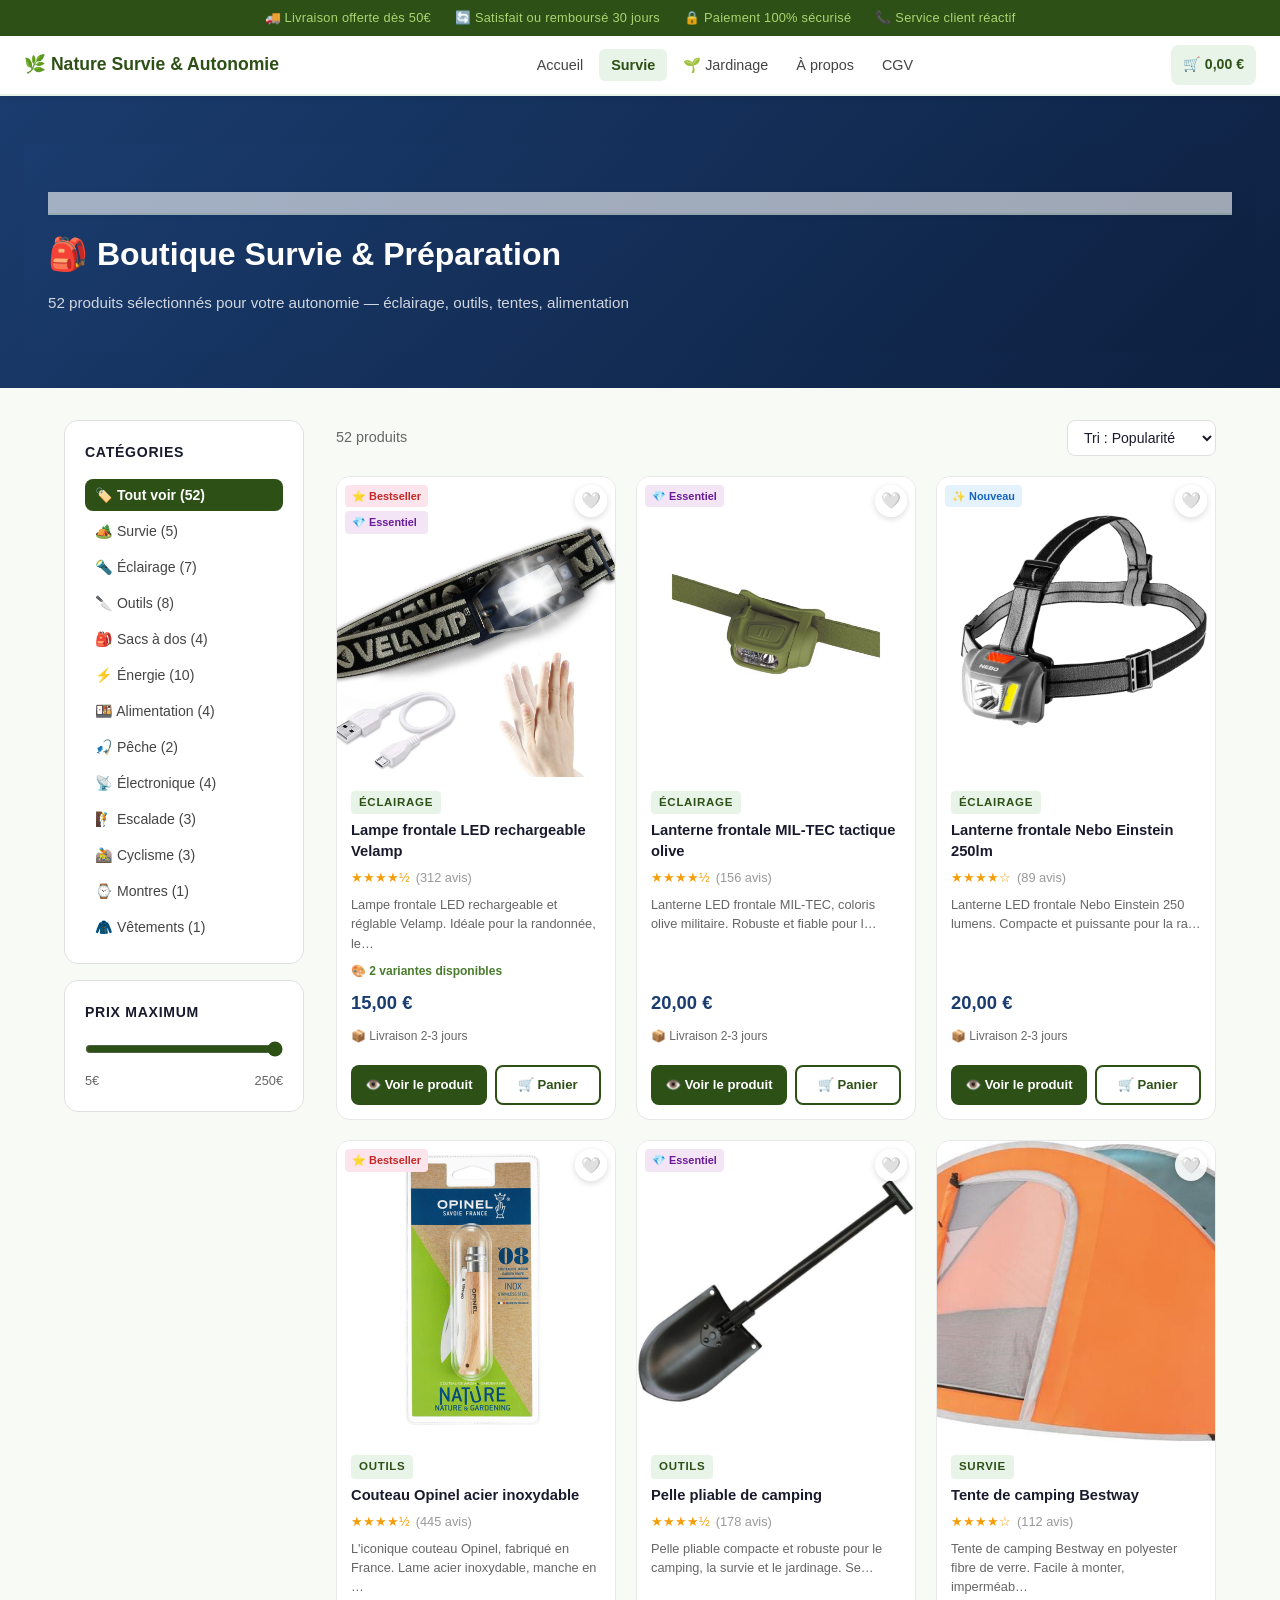
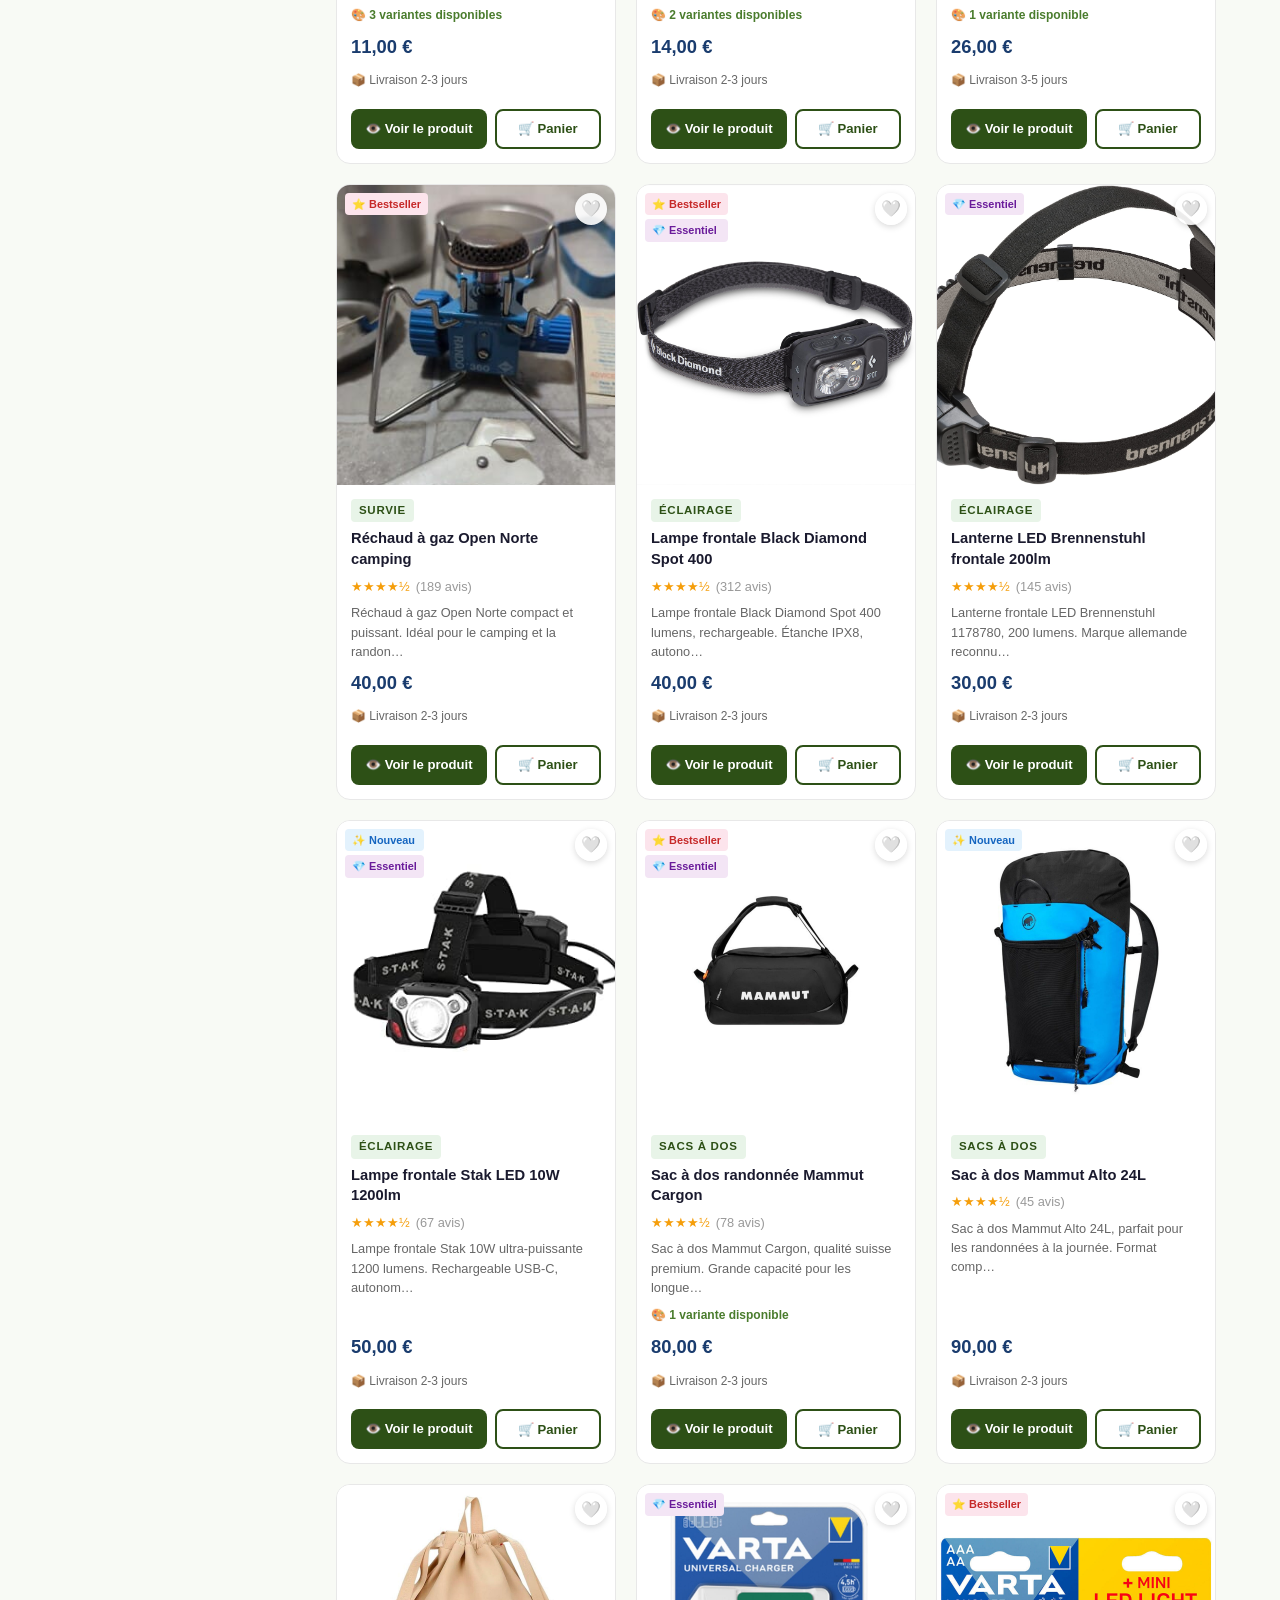
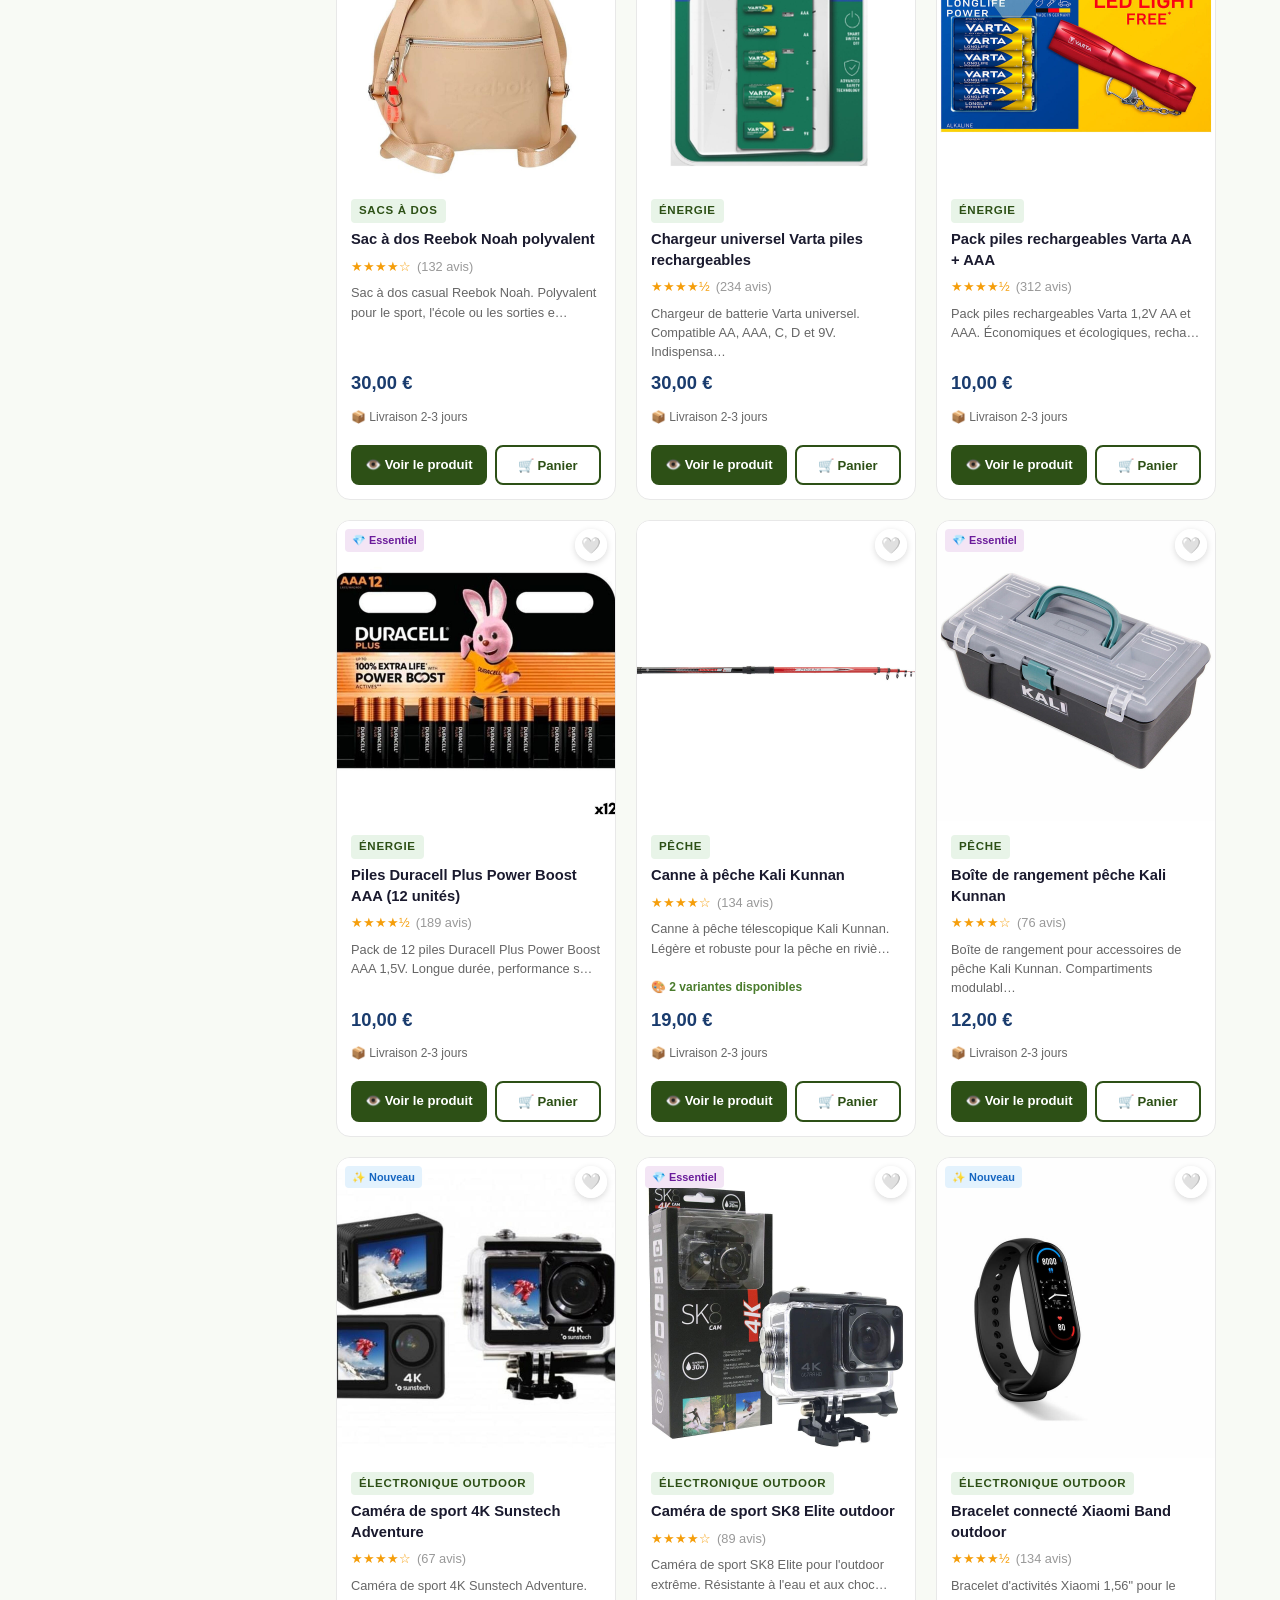
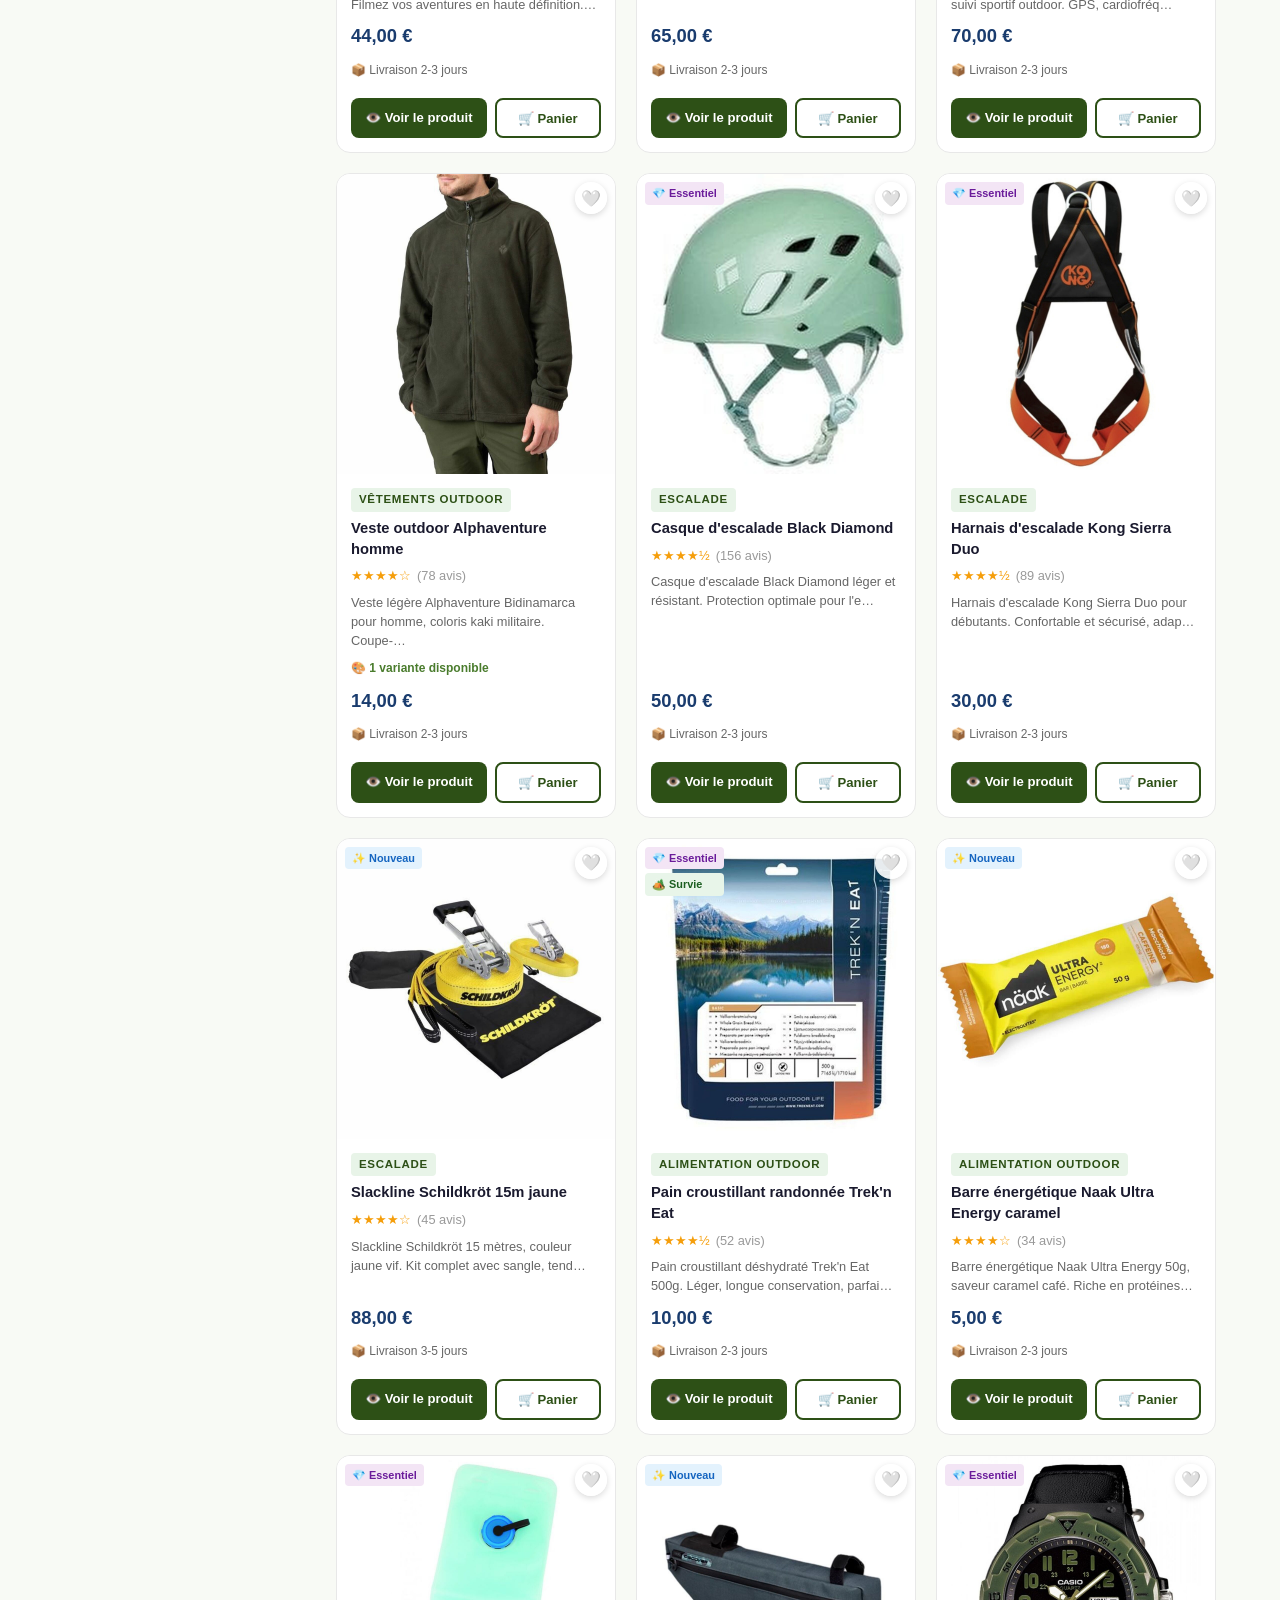
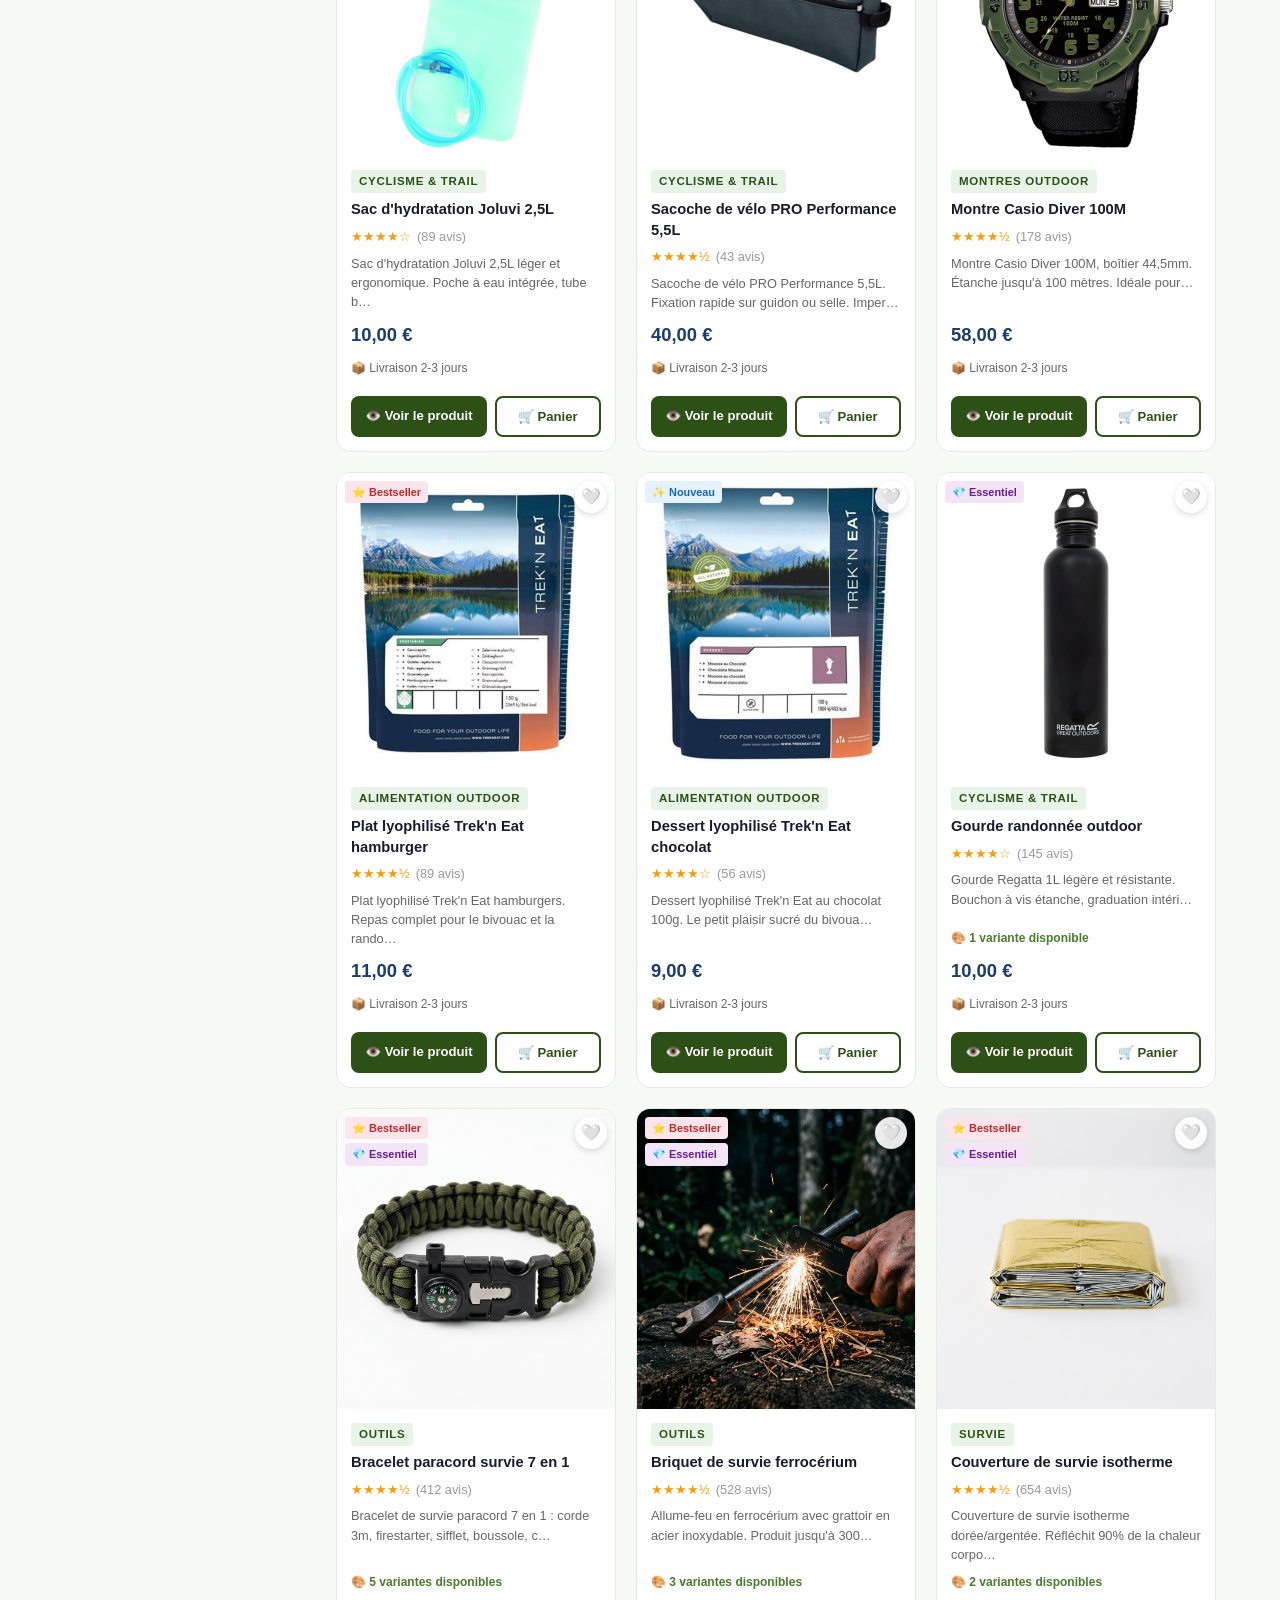
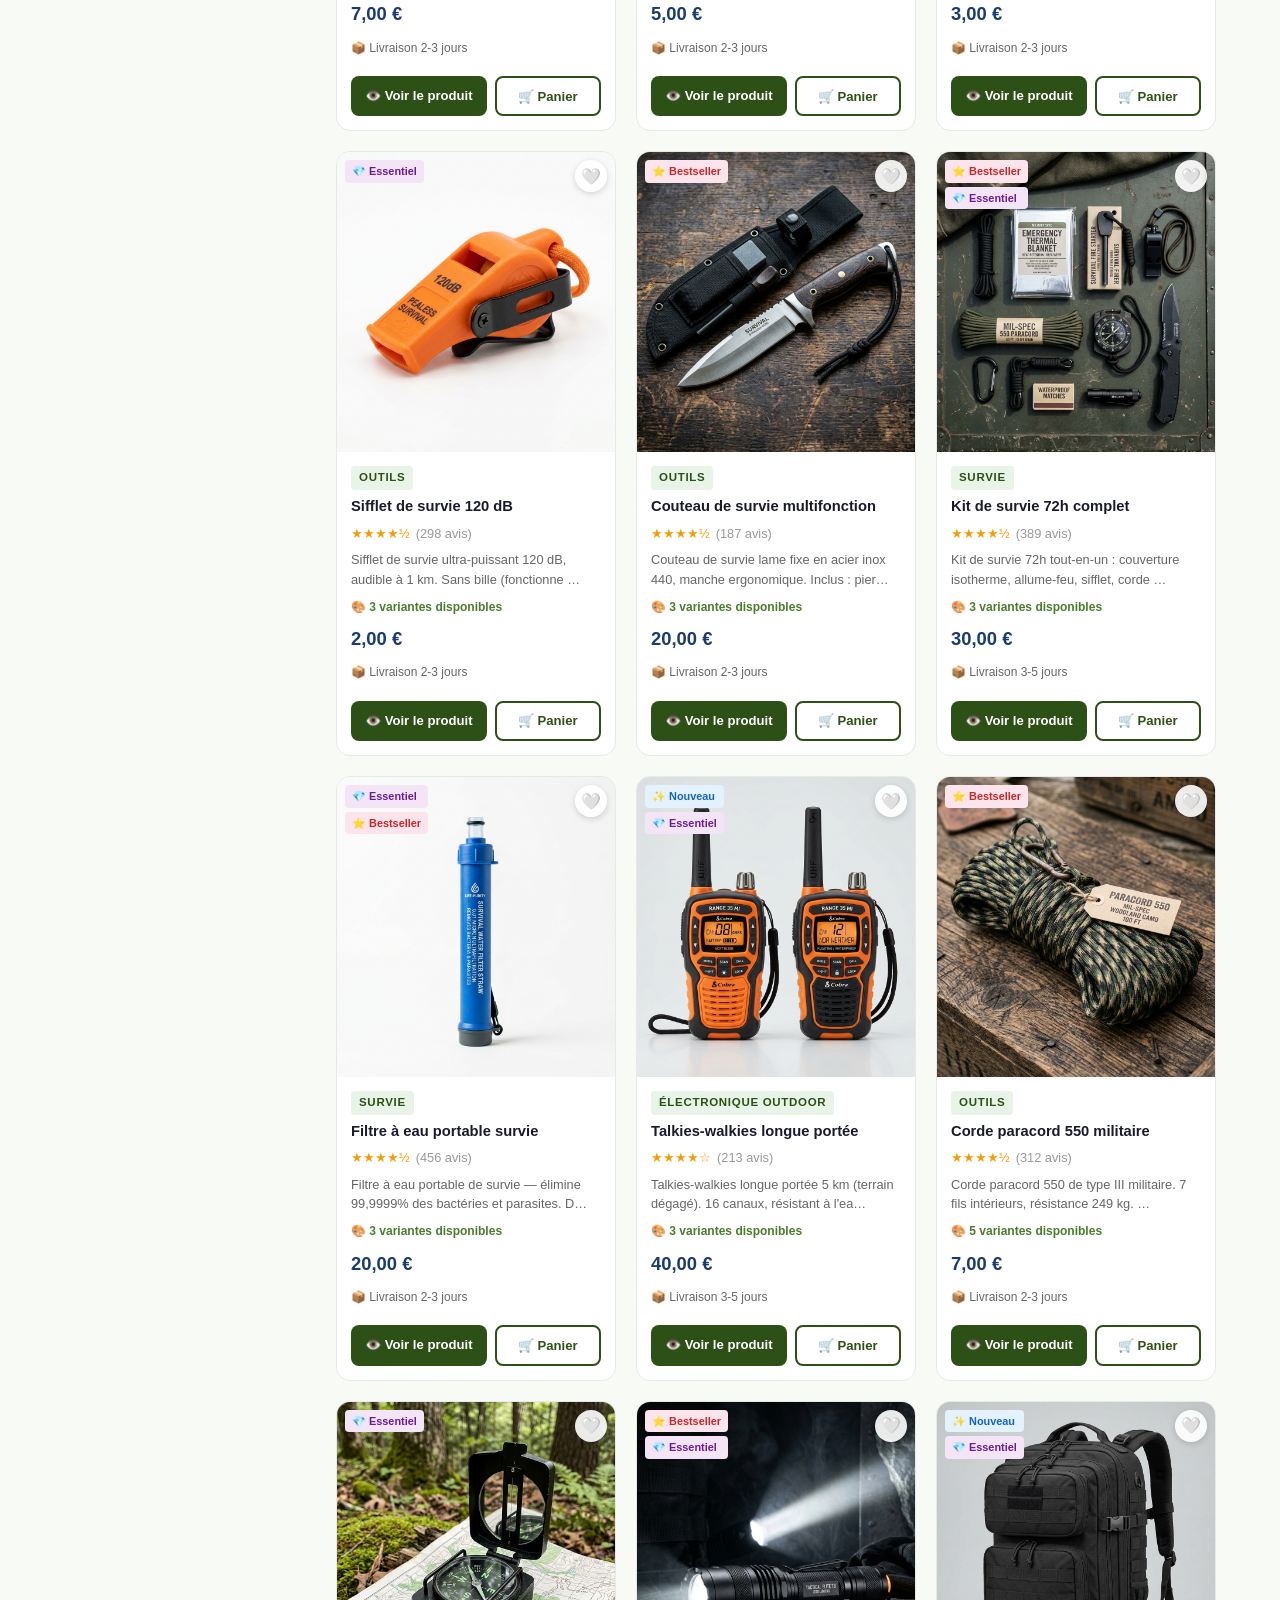
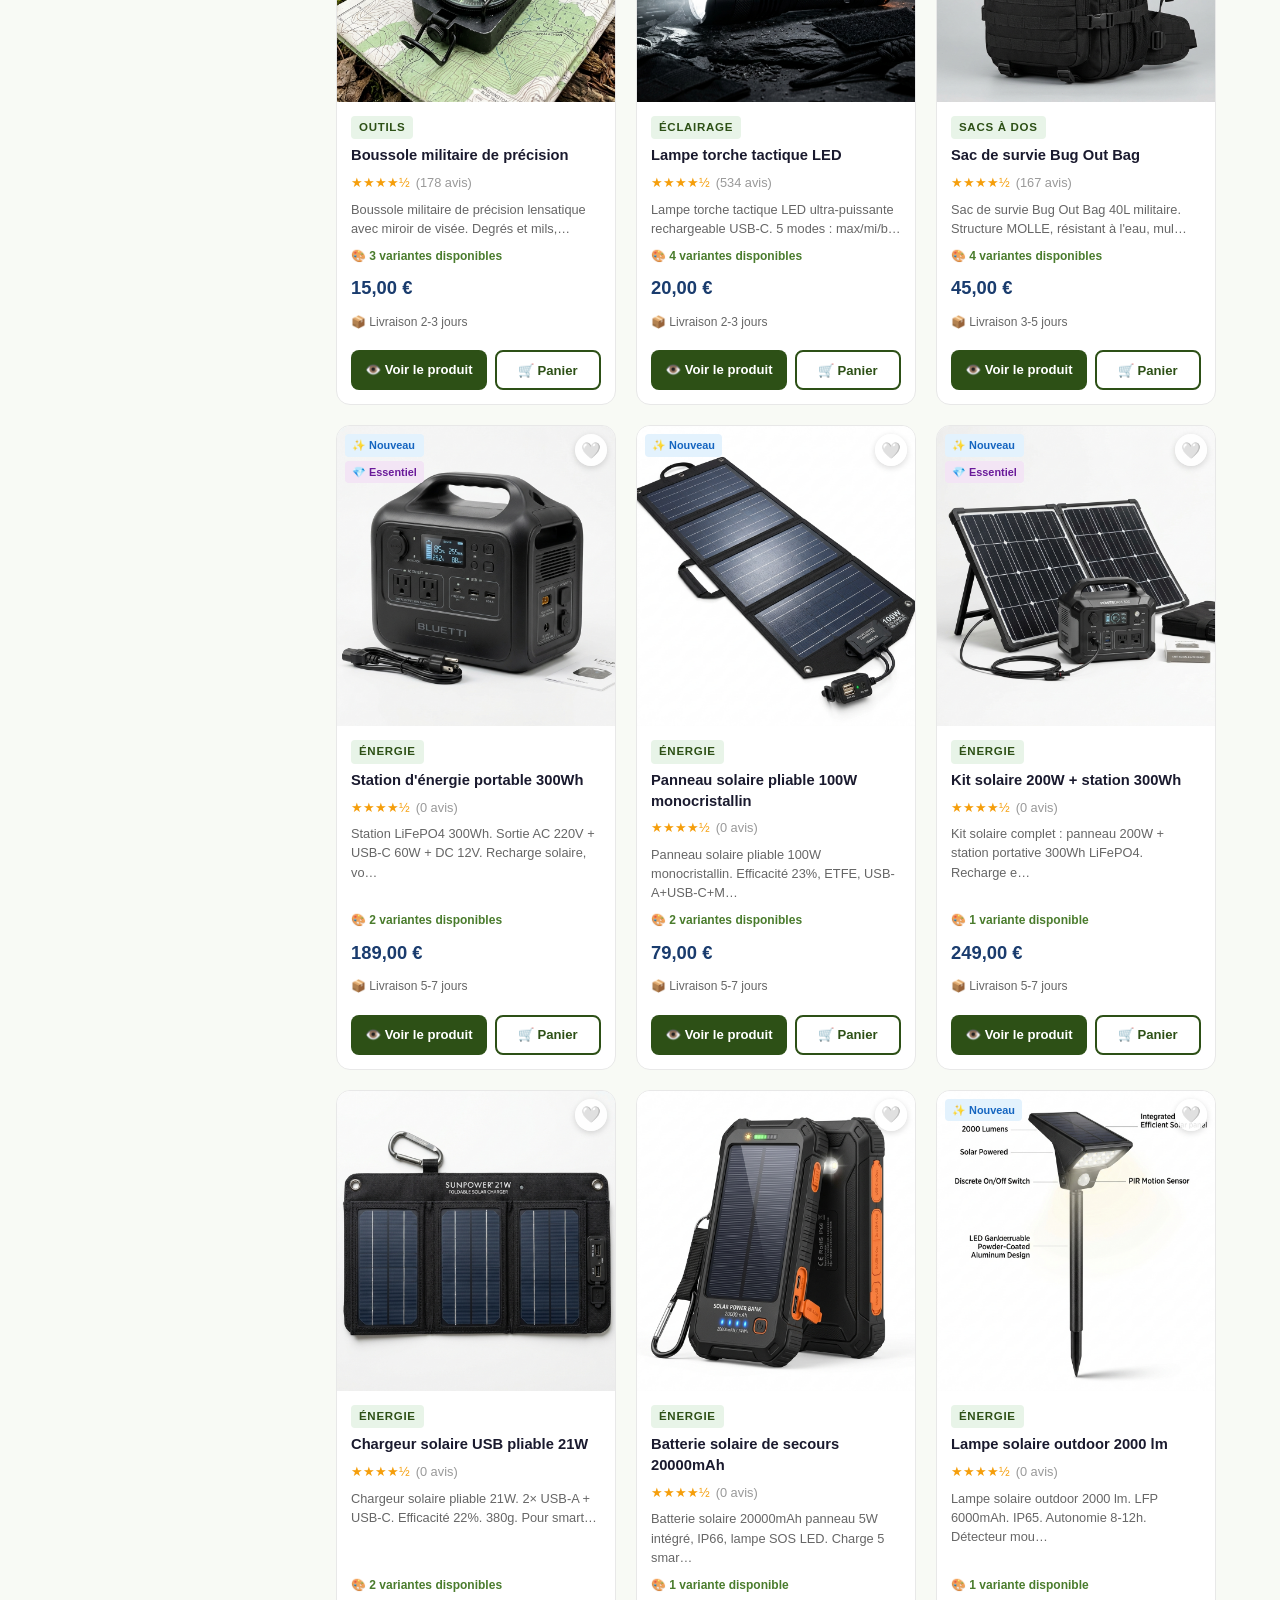
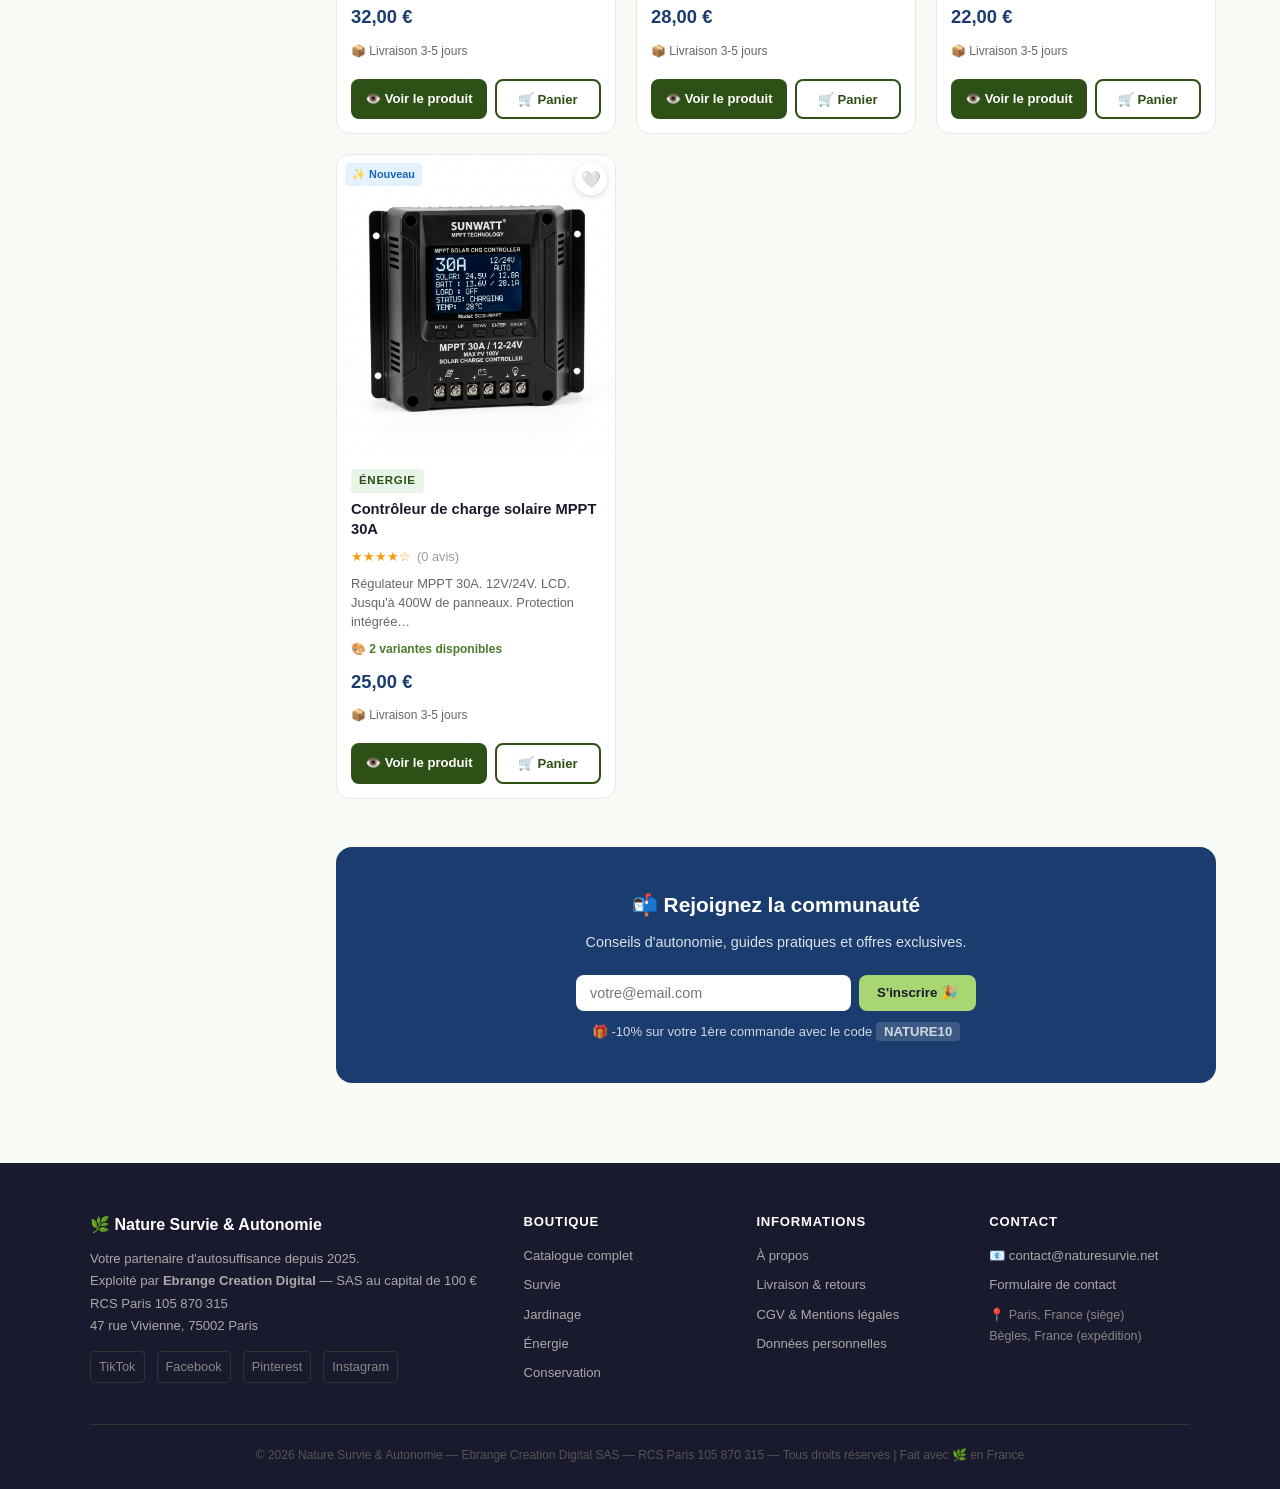
<file: catalogue.html>
<!DOCTYPE html>
<html lang="fr">
<head>
  <meta charset="UTF-8">
  <meta name="viewport" content="width=device-width, initial-scale=1.0">
  <title>Kit survie, couteaux, réchauds &amp; lampes — Nature Survie</title>
  <meta name="description" content="Matériel de survie et de terrain : kits 72 h, couteaux, réchauds, tentes, lampes frontales, énergie portable et rations. Livraison offerte dès 50 € en France.">
  <link rel="canonical" href="https://naturesurvie.net/catalogue.html">
  <link rel="icon" type="image/png" sizes="192x192" href="/img/favicon-192.png">
  <link rel="apple-touch-icon" href="/img/favicon-192.png">
  <meta property="og:site_name" content="Nature Survie &amp; Autonomie">
  <meta property="og:locale" content="fr_FR">
  <meta property="og:title" content="Kit survie, couteaux, réchauds &amp; lampes — Nature Survie">
  <meta property="og:description" content="Kits 72 h, couteaux, réchauds, tentes, lampes et énergie portable. Livraison offerte dès 50 €.">
  <meta property="og:image" content="https://naturesurvie.net/images/og-catalogue.jpg">
  <meta property="og:image:width" content="1200">
  <meta property="og:image:height" content="630">
  <meta property="og:image:alt" content="Catalogue survie et terrain — Nature Survie">
  <meta property="og:type" content="website">
  <meta property="og:url" content="https://naturesurvie.net/catalogue.html">
  <meta name="twitter:card" content="summary_large_image">
  <meta name="twitter:title" content="Kit survie, couteaux, réchauds &amp; lampes — Nature Survie">
  <meta name="twitter:description" content="Kits 72 h, couteaux, réchauds, tentes, lampes et énergie portable. Livraison offerte dès 50 €.">
  <meta name="twitter:image" content="https://naturesurvie.net/images/og-catalogue.jpg">
  <meta name="p:domain_verify" content="f501da8deca8d6b8e9e60171061b9259">
  <script type="application/ld+json">
  {
    "@context": "https://schema.org",
    "@type": "CollectionPage",
    "@id": "https://naturesurvie.net/catalogue.html#page",
    "url": "https://naturesurvie.net/catalogue.html",
    "name": "Boutique survie & préparation",
    "description": "Matériel de survie et de terrain : kits 72 h, couteaux, réchauds, tentes, lampes frontales, énergie portable et rations.",
    "inLanguage": "fr-FR",
    "isPartOf": { "@type": "WebSite", "@id": "https://naturesurvie.net/#site" },
    "breadcrumb": {
      "@type": "BreadcrumbList",
      "itemListElement": [
        { "@type": "ListItem", "position": 1, "name": "Accueil", "item": "https://naturesurvie.net/" },
        { "@type": "ListItem", "position": 2, "name": "Survie & préparation", "item": "https://naturesurvie.net/catalogue.html" }
      ]
    }
  }
  </script>
  
<style>
  *, *::before, *::after { box-sizing: border-box; margin: 0; padding: 0; }
  body { font-family: 'Segoe UI', Arial, sans-serif; background: #f8faf5; color: #1a1a2e; line-height: 1.7; }

  /* ── TOP BANNER ── */
  .top-banner {
    background: #2d5016; color: #a8d672;
    display: flex; justify-content: center; gap: 24px; flex-wrap: wrap;
    font-size: 0.8rem; padding: 7px 16px; letter-spacing: 0.02em;
  }

  /* ── NAV ── */
  nav {
    background: #fff; border-bottom: 2px solid #e8f4e8;
    padding: 0 24px; display: flex; align-items: center;
    justify-content: space-between; position: sticky; top: 0; z-index: 100;
    box-shadow: 0 2px 8px rgba(0,0,0,0.06);
  }
  .nav-logo { font-size: 1.1rem; font-weight: 700; color: #2d5016; text-decoration: none; padding: 14px 0; }
  .nav-links { display: flex; gap: 4px; list-style: none; }
  .nav-links a { text-decoration: none; color: #444; font-size: 0.9rem; padding: 8px 12px; border-radius: 6px; transition: background 0.2s; }
  .nav-links a:hover, .nav-links a.active { background: #e8f4e8; color: #2d5016; font-weight: 600; }
  .nav-cart { font-size: 0.88rem; color: #2d5016; font-weight: 600; text-decoration: none; padding: 8px 12px; background: #e8f4e8; border-radius: 8px; }
  .nav-toggle { display: none; background: none; border: none; font-size: 1.4rem; cursor: pointer; color: #2d5016; }

  /* ── FOOTER ── */
  footer { background: #1a1a2e; color: #ccc; padding: 48px 24px 24px; margin-top: 0; }
  .footer-inner { max-width: 1100px; margin: 0 auto; display: grid; grid-template-columns: 2fr 1fr 1fr 1fr; gap: 32px; padding-bottom: 32px; border-bottom: 1px solid #333; }
  .footer-brand { font-size: 1rem; font-weight: 700; color: #fff; margin-bottom: 10px; }
  .footer-desc { font-size: 0.82rem; line-height: 1.7; color: #aaa; }
  .footer-col h4 { font-size: 0.82rem; font-weight: 700; color: #fff; margin-bottom: 12px; text-transform: uppercase; letter-spacing: 0.06em; }
  .footer-col a { display: block; color: #aaa; text-decoration: none; font-size: 0.82rem; margin-bottom: 7px; }
  .footer-col a:hover { color: #fff; }
  .footer-bottom { max-width: 1100px; margin: 20px auto 0; text-align: center; font-size: 0.75rem; color: #555; }
  .social-links { display: flex; gap: 12px; margin-top: 14px; flex-wrap: wrap; }
  .social-links a { color: #888; font-size: 0.8rem; text-decoration: none; padding: 4px 8px; border: 1px solid #333; border-radius: 4px; }
  .social-links a:hover { color: #fff; border-color: #555; }

  @media (max-width: 768px) {
    .footer-inner { grid-template-columns: 1fr 1fr; }
    .top-banner { gap: 12px; font-size: 0.72rem; }
    .nav-toggle { display: block; }
    .nav-links { display: none; position: absolute; top: 100%; left: 0; right: 0; background: #fff; flex-direction: column; padding: 8px 16px 16px; border-bottom: 2px solid #e8f4e8; box-shadow: 0 4px 12px rgba(0,0,0,0.1); }
    .nav-links.open { display: flex; }
  }
  @media (max-width: 480px) {
    .footer-inner { grid-template-columns: 1fr; }
  }
</style>

  <style>
    .page-hero { background: linear-gradient(135deg, #1a3c6e, #0d2040); color: #fff; padding: 48px 24px 36px; }
    .page-hero .breadcrumb { font-size: 0.8rem; opacity: 0.6; margin-bottom: 12px; }
    .page-hero .breadcrumb a { color: #fff; text-decoration: none; }
    .page-hero h1 { font-size: 2rem; font-weight: 900; margin-bottom: 8px; }
    .page-hero p { font-size: 0.95rem; opacity: 0.8; }

    .catalogue-wrap { max-width: 1200px; margin: 0 auto; padding: 32px 24px 80px; display: grid; grid-template-columns: 240px 1fr; gap: 32px; }

    /* SIDEBAR */
    .sidebar { position: sticky; top: 80px; height: fit-content; }
    .filter-box { background: #fff; border-radius: 14px; border: 1px solid #e0e0e0; padding: 20px; margin-bottom: 16px; }
    .filter-box h3 { font-size: 0.88rem; font-weight: 700; color: #1a1a2e; margin-bottom: 14px; text-transform: uppercase; letter-spacing: 0.05em; }
    .filter-cat { display: flex; flex-direction: column; gap: 4px; }
    .filter-cat button { background: none; border: none; text-align: left; padding: 8px 10px; border-radius: 8px; font-size: 0.88rem; color: #444; cursor: pointer; transition: background 0.15s; }
    .filter-cat button:hover, .filter-cat button.active { background: #e8f4e8; color: #2d5016; font-weight: 600; }
    .filter-cat button.active { background: #2d5016; color: #fff; }
    .price-range { margin-top: 8px; }
    .price-range input[type=range] { width: 100%; accent-color: #2d5016; }
    .price-labels { display: flex; justify-content: space-between; font-size: 0.8rem; color: #666; margin-top: 4px; }

    /* PRODUCTS */
    .products-header { display: flex; align-items: center; justify-content: space-between; margin-bottom: 20px; flex-wrap: wrap; gap: 12px; }
    .products-count { font-size: 0.9rem; color: #666; }
    .sort-select { padding: 8px 12px; border: 1px solid #e0e0e0; border-radius: 8px; font-size: 0.88rem; background: #fff; color: #1a1a2e; cursor: pointer; }
    .products-grid { display: grid; grid-template-columns: repeat(auto-fill, minmax(220px, 1fr)); gap: 20px; }
    .product-card { background: #fff; border-radius: 14px; border: 1px solid #e8e8e8; overflow: hidden; transition: transform 0.2s, box-shadow 0.2s; display: flex; flex-direction: column; }
    .product-card:hover { transform: translateY(-4px); box-shadow: 0 12px 32px rgba(0,0,0,0.1); }
    .product-img { width: 100%; aspect-ratio: 1; object-fit: cover; background: #f5f5f5; }
    .product-img-placeholder { width: 100%; aspect-ratio: 1; background: linear-gradient(135deg, #e8f4e8, #d0e8d0); display: flex; align-items: center; justify-content: center; font-size: 3rem; }
    .product-body { padding: 14px; flex: 1; display: flex; flex-direction: column; gap: 6px; }
    .product-cat { font-size: 0.72rem; font-weight: 700; text-transform: uppercase; letter-spacing: 0.06em; color: #2d5016; background: #e8f4e8; display: inline-block; padding: 2px 8px; border-radius: 4px; }
    .product-name { font-size: 0.92rem; font-weight: 700; color: #1a1a2e; line-height: 1.4; }
    .product-desc { font-size: 0.8rem; color: #666; line-height: 1.5; flex: 1; }
    .product-footer { display: flex; align-items: center; justify-content: space-between; margin-top: 10px; }
    .product-price { font-size: 1.1rem; font-weight: 800; color: #1a3c6e; }
    .btn-cart { background: #2d5016; color: #fff; border: none; padding: 8px 14px; border-radius: 8px; font-size: 0.82rem; font-weight: 600; cursor: pointer; transition: background 0.2s; }
    .btn-cart:hover { background: #1a3c10; }
    .badge-bestseller { background: #f59e0b; color: #fff; font-size: 0.7rem; font-weight: 700; padding: 2px 8px; border-radius: 4px; }

    /* NEWSLETTER */
    .newsletter-band { background: #1a3c6e; padding: 40px 24px; text-align: center; color: #fff; margin-top: 48px; border-radius: 16px; }
    .newsletter-band h2 { font-size: 1.3rem; font-weight: 800; margin-bottom: 8px; }
    .newsletter-band p { opacity: 0.85; font-size: 0.9rem; margin-bottom: 20px; }
    .nl-form { display: flex; gap: 8px; justify-content: center; max-width: 400px; margin: 0 auto; }
    .nl-form input { flex: 1; padding: 10px 14px; border-radius: 8px; border: none; font-size: 0.9rem; }
    .nl-form button { background: #a8d672; color: #1a1a2e; padding: 10px 18px; border-radius: 8px; border: none; font-weight: 700; cursor: pointer; white-space: nowrap; }
    .promo-code-badge { margin-top: 10px; font-size: 0.82rem; opacity: 0.8; }
    .promo-code-badge strong { background: rgba(255,255,255,0.2); padding: 2px 8px; border-radius: 4px; }

    @media (max-width: 768px) {
      .catalogue-wrap { grid-template-columns: 1fr; }
      .sidebar { position: static; }
    }
  
    /* ── Classes générées par renderProductCard (cart.js) ── */
    .product-card { cursor: pointer; display: flex; flex-direction: column; }
    .product-card-image { position: relative; overflow: hidden; }
    .product-card-image img { width: 100%; aspect-ratio: 1; object-fit: cover; background: #f5f5f5; display: block; transition: transform 0.3s; }
    .product-card:hover .product-card-image img { transform: scale(1.04); }
    .wishlist-btn { position: absolute; top: 8px; right: 8px; background: rgba(255,255,255,0.9); border: none; border-radius: 50%; width: 32px; height: 32px; font-size: 1rem; cursor: pointer; display: flex; align-items: center; justify-content: center; box-shadow: 0 2px 6px rgba(0,0,0,0.15); transition: transform 0.2s; z-index: 2; }
    .wishlist-btn:hover { transform: scale(1.15); }
    .wishlist-btn.active { background: #fff0f0; }
    .product-badges { position: absolute; top: 8px; left: 8px; display: flex; flex-direction: column; gap: 4px; z-index: 2; }
    .product-card-body { padding: 14px; flex: 1; display: flex; flex-direction: column; gap: 6px; }
    .product-category { font-size: 0.72rem; font-weight: 700; text-transform: uppercase; letter-spacing: 0.06em; color: #2d5016; background: #e8f4e8; display: inline-block; padding: 2px 8px; border-radius: 4px; width: fit-content; }
    .product-name { font-size: 0.92rem; font-weight: 700; color: #1a1a2e; line-height: 1.4; }
    .product-rating { display: flex; align-items: center; gap: 6px; font-size: 0.8rem; }
    .stars { color: #f59e0b; }
    .rating-count { color: #999; }
    .product-desc-short { font-size: 0.8rem; color: #666; line-height: 1.5; flex: 1; }
    .product-pricing { margin-top: auto; }
    .product-price { font-size: 1.15rem; font-weight: 800; color: #1a3c6e; }
    .product-shipping { font-size: 0.75rem; color: #666; margin-top: 2px; }
    .product-actions { display: flex; gap: 8px; margin-top: 12px; }
    .btn { display: inline-flex; align-items: center; justify-content: center; padding: 9px 14px; border-radius: 8px; font-size: 0.82rem; font-weight: 600; cursor: pointer; text-decoration: none; border: none; transition: all 0.2s; white-space: nowrap; flex: 1; text-align: center; }
    .btn-primary { background: #2d5016; color: #fff; }
    .btn-primary:hover { background: #1a3c10; }
    .btn-outline { background: transparent; color: #2d5016; border: 2px solid #2d5016; }
    .btn-outline:hover { background: #2d5016; color: #fff; }
    .add-to-cart-btn { }
    /* Badge styles */
    .badge { font-size: 0.68rem; font-weight: 700; padding: 2px 7px; border-radius: 4px; }
    .badge-new { background: #2d5016; color: #fff; }
    .badge-sale { background: #e53e3e; color: #fff; }
    .badge-top { background: #f59e0b; color: #fff; }
    /* Toast */
    .toast-notification { position: fixed; bottom: 80px; right: 20px; background: #2d5016; color: #fff; padding: 12px 20px; border-radius: 10px; font-weight: 600; z-index: 9999; pointer-events: none; }

  </style>
</head>
<body>

<div class="top-banner" id="top-banner">
  <span>🚚 Livraison offerte dès 50€</span>
  <span>🔄 Satisfait ou remboursé 30 jours</span>
  <span>🔒 Paiement 100% sécurisé</span>
  <span>📞 Service client réactif</span>
</div>

<nav>
  <a href="/" class="nav-logo">🌿 Nature Survie &amp; Autonomie</a>
  <button class="nav-toggle" id="navToggle" aria-label="Menu">☰</button>
  <ul class="nav-links" id="navLinks">
    <li><a href="/">Accueil</a></li>
    <li><a href="/catalogue">Survie</a></li>
    <li><a href="/jardinage">🌱 Jardinage</a></li>
    <li><a href="/about">À propos</a></li>
    <li><a href="/cgv">CGV</a></li>
  </ul>
  <a href="/panier.html" class="nav-cart">🛒 <span id="cartTotal">0,00 €</span> <span id="cartCount" class="cart-count" style="background:#e53e3e;color:#fff;font-size:0.72rem;font-weight:700;padding:2px 7px;border-radius:12px;min-width:18px;text-align:center;display:none;">0</span></a>
</nav>

<main id="main-content">
  <div class="page-hero">
    <div class="page-hero">
      <nav class="breadcrumb"><a href="/">Accueil</a> › Catalogue</nav>
      <h1>🎒 Boutique Survie &amp; Préparation</h1>
      <p>52 produits sélectionnés pour votre autonomie — éclairage, outils, tentes, alimentation</p>
    </div>
  </div>

  <div class="catalogue-wrap">
    <!-- SIDEBAR -->
    <aside class="sidebar">
      <div class="filter-box">
        <h3>Catégories</h3>
        <div class="filter-cat">
          <button class="active" onclick="filterCat(this,'')">🏷️ Tout voir (52)</button>
          <button onclick="filterCat(this,'survie')">🏕️ Survie (5)</button>
          <button onclick="filterCat(this,'eclairage')">🔦 Éclairage (7)</button>
          <button onclick="filterCat(this,'outils')">🔪 Outils (8)</button>
          <button onclick="filterCat(this,'sacs')">🎒 Sacs à dos (4)</button>
          <button onclick="filterCat(this,'energie')">⚡ Énergie (10)</button>
          <button onclick="filterCat(this,'alimentation')">🍱 Alimentation (4)</button>
          <button onclick="filterCat(this,'peche')">🎣 Pêche (2)</button>
          <button onclick="filterCat(this,'electronique')">📡 Électronique (4)</button>
          <button onclick="filterCat(this,'escalade')">🧗 Escalade (3)</button>
          <button onclick="filterCat(this,'cyclisme')">🚵 Cyclisme (3)</button>
          <button onclick="filterCat(this,'montres')">⌚ Montres (1)</button>
          <button onclick="filterCat(this,'vetements')">🧥 Vêtements (1)</button>
        </div>
      </div>
      <div class="filter-box">
        <h3>Prix maximum</h3>
        <div class="price-range">
          <input type="range" min="5" max="250" value="250" id="priceRange" oninput="document.getElementById('priceVal').textContent=this.value+'€'">
          <div class="price-labels"><span>5€</span><span id="priceVal">250€</span></div>
        </div>
      </div>
    </aside>

    <!-- PRODUITS -->
    <div>
      <div class="products-header">
        <span class="products-count" id="prodCount">52 produits</span>
        <select class="sort-select">
          <option>Tri : Popularité</option>
          <option>Prix croissant</option>
          <option>Prix décroissant</option>
          <option>Meilleures notes</option>
        </select>
      </div>
      <div class="products-grid" id="productsGrid">
        <!-- Produits chargés dynamiquement depuis le JS existant du site -->
        <!-- Placeholder visuel en attendant le chargement -->
        <div style="grid-column:1/-1;text-align:center;padding:60px 20px;color:#999;background:#fff;border-radius:14px;border:2px dashed #e0e0e0;">
          <div style="font-size:2rem;margin-bottom:12px;">🎒</div>
          <p style="font-size:0.95rem;">Chargement des produits en cours…</p>
          <p style="font-size:0.82rem;margin-top:8px;color:#bbb;">Si rien ne s'affiche, actualisez la page ou vérifiez votre connexion.</p>
        </div>
      </div>

      <div class="newsletter-band">
        <h2>📬 Rejoignez la communauté</h2>
        <p>Conseils d'autonomie, guides pratiques et offres exclusives.</p>
        <div class="nl-form">
          <input type="email" placeholder="votre@email.com">
          <button>S'inscrire 🎉</button>
        </div>
        <div class="promo-code-badge">🎁 -10% sur votre 1ère commande avec le code <strong>NATURE10</strong></div>
      </div>
    </div>
  </div>
</main>


<footer>
  <div class="footer-inner">
    <div class="footer-brand-col">
      <div class="footer-brand">🌿 Nature Survie &amp; Autonomie</div>
      <p class="footer-desc">Votre partenaire d'autosuffisance depuis 2025.<br>
      Exploité par <strong>Ebrange Creation Digital</strong> — SAS au capital de 100 €<br>
      RCS Paris 105 870 315<br>
      47 rue Vivienne, 75002 Paris</p>
      <div class="social-links">
        <a href="https://www.tiktok.com/@nature_survie_fr" target="_blank" rel="noopener">TikTok</a>
        <a href="https://www.facebook.com/profile.php?id=61590042560546" target="_blank" rel="noopener">Facebook</a>
        <a href="https://www.pinterest.fr/naturesurvi/" target="_blank" rel="noopener">Pinterest</a>
        <a href="https://www.instagram.com/naturesurvi/" target="_blank" rel="noopener">Instagram</a>
      </div>
    </div>
    <div class="footer-col">
      <h4>Boutique</h4>
      <a href="/catalogue">Catalogue complet</a>
      <a href="/catalogue?cat=Survie">Survie</a>
      <a href="/jardinage">Jardinage</a>
      <a href="/catalogue?cat=Énergie">Énergie</a>
      <a href="/catalogue?cat=Conservation">Conservation</a>
    </div>
    <div class="footer-col">
      <h4>Informations</h4>
      <a href="/about">À propos</a>
      <a href="/cgv#livraison">Livraison &amp; retours</a>
      <a href="/cgv">CGV &amp; Mentions légales</a>
      <a href="/cgv#donnees">Données personnelles</a>
    </div>
    <div class="footer-col">
      <h4>Contact</h4>
      <a href="mailto:contact@naturesurvie.net">📧 contact@naturesurvie.net</a>
      <a href="/about#contact">Formulaire de contact</a>
      <p style="color:#888;font-size:0.78rem;margin-top:8px;">📍 Paris, France (siège)<br>Bègles, France (expédition)</p>
    </div>
  </div>
  <div class="footer-bottom">
    © 2026 Nature Survie &amp; Autonomie — Ebrange Creation Digital SAS — RCS Paris 105 870 315 — Tous droits réservés | Fait avec 🌿 en France
  </div>
</footer>


<script>
  document.getElementById('navToggle').addEventListener('click', () => {
    document.getElementById('navLinks').classList.toggle('open');
  });
  document.querySelectorAll('.nav-links a').forEach(a => {
    if (a.getAttribute('href') === '/catalogue') a.classList.add('active');
  });
  function filterCat(btn, cat) {
    document.querySelectorAll('.filter-cat button').forEach(b => b.classList.remove('active'));
    if(btn) btn.classList.add('active');
        var M={'':'','survie':'Survie','eclairage':'Éclairage','outils':'Outils','sacs':'Sacs à dos','energie':'Énergie','alimentation':'Alimentation outdoor','peche':'Pêche','electronique':'Électronique outdoor','escalade':'Escalade','cyclisme':'Cyclisme & Trail','montres':'Montres outdoor','vetements':'Vêtements outdoor'};
      renderProducts(M.hasOwnProperty(cat)?M[cat]:cat);
  }
</script>
  <script>
    let _cat='';
    function renderProducts(cat,max){
        _cat=(cat!==undefined)?cat:_cat;
        const jardin=new Set([80,81,82,83,84,85,86,87,88,89]);
        const list=PRODUCTS.filter(p=>{
              if(jardin.has(p.id)||p.id>=100)return false;
                    if(_cat&&p.category!==_cat)return false;
                          return true;
        });
        const g=document.getElementById('productsGrid');
        if(g)g.innerHTML=list.map(p=>renderProductCard(p)).join('');
            const c=document.getElementById('prodCount');
        if(c)c.textContent=list.length+' produit'+(list.length>1?'s':'');
    }
    document.addEventListener('DOMContentLoaded',()=>renderProducts(''));
  </script>
  <script src="js/products.js"></script>
  <script src="js/cart.js"></script>
  <script src="js/analytics.js"></script>
  <script src="js/ui-dynamic.js" defer></script>
</body>
</html>
</file>
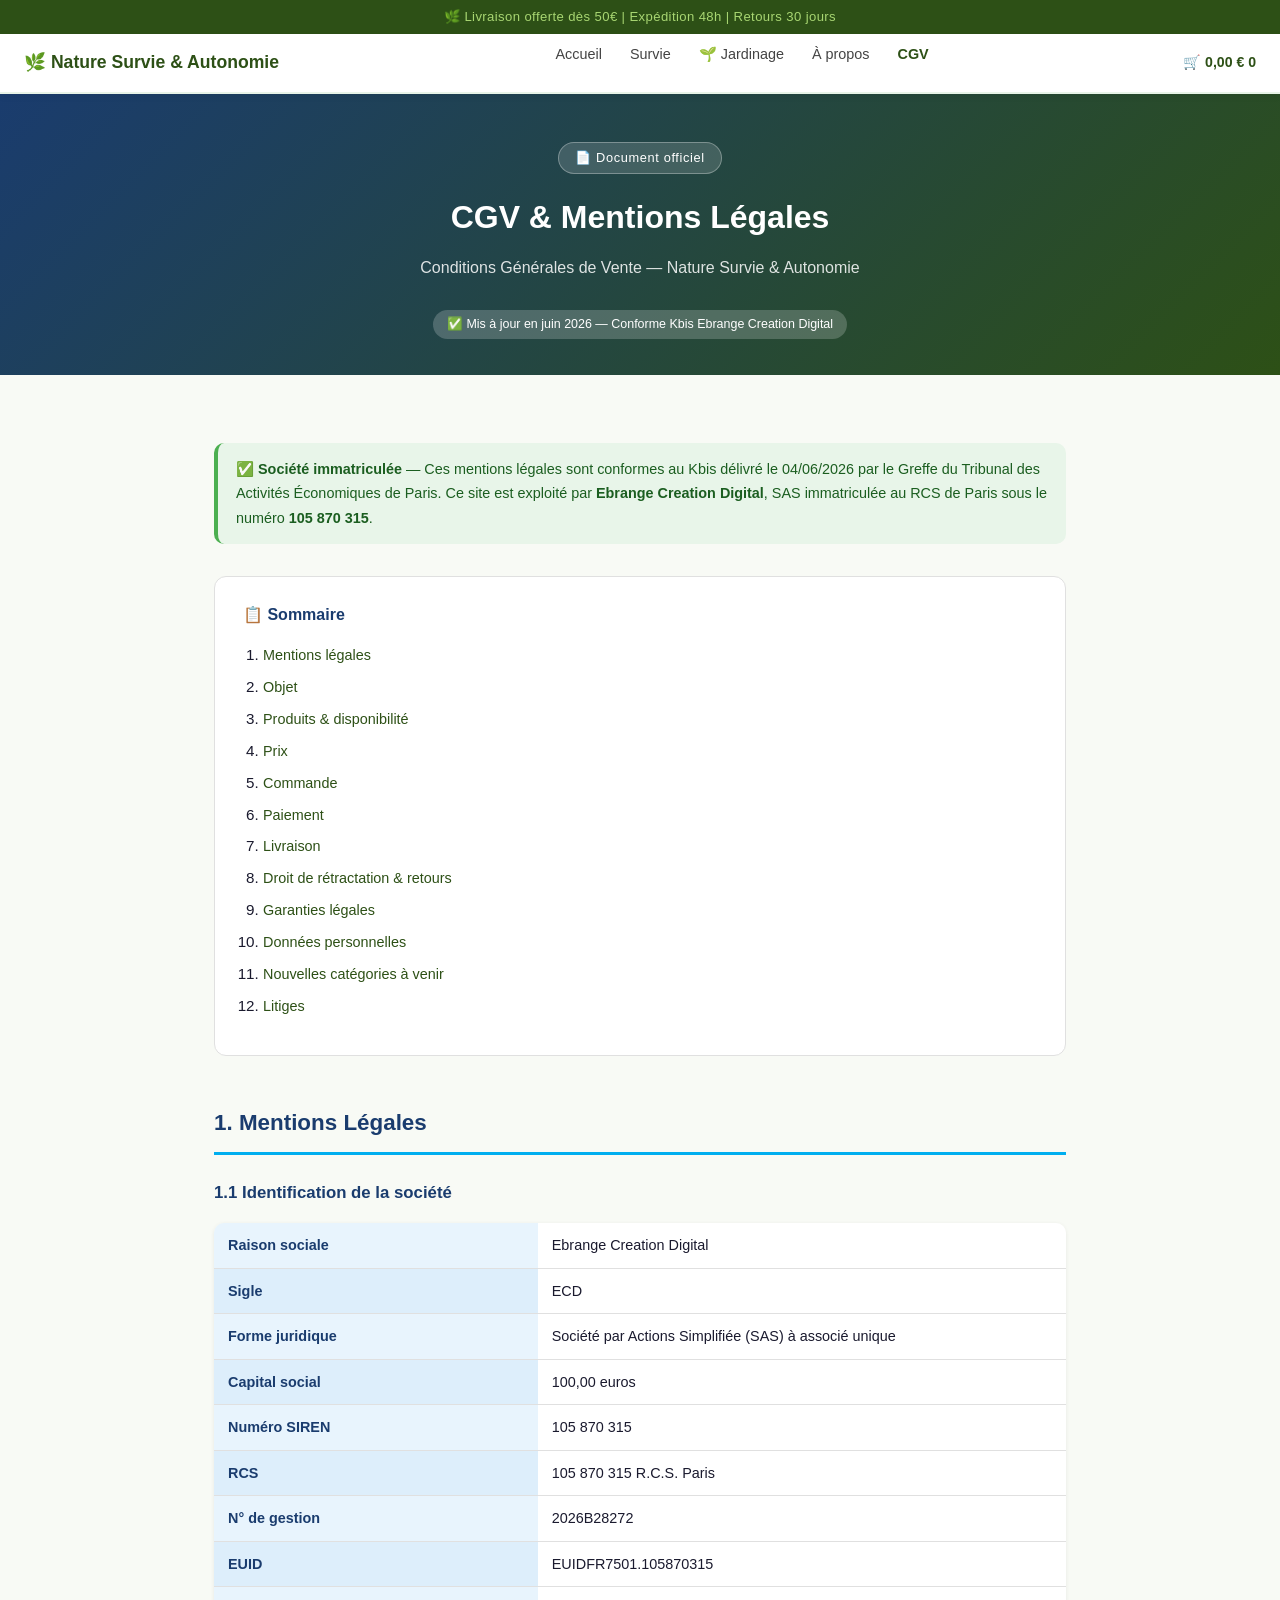
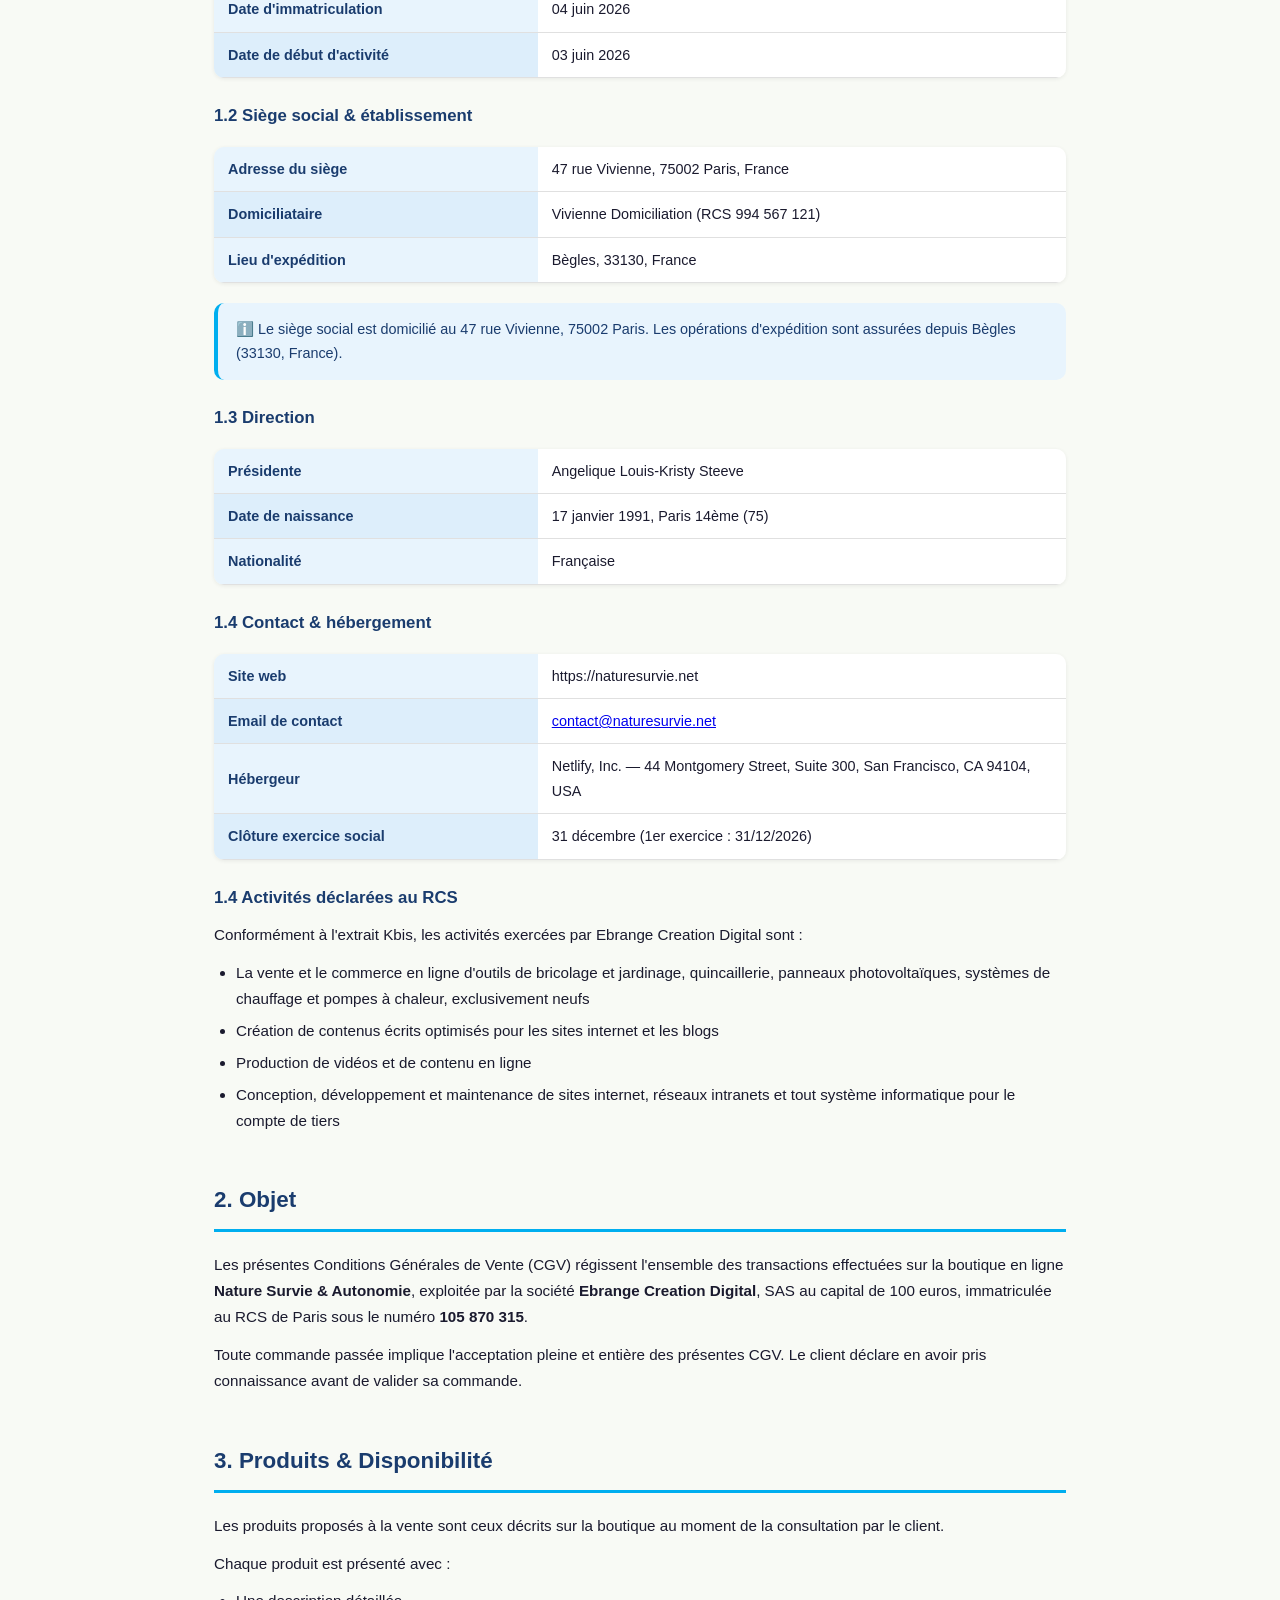
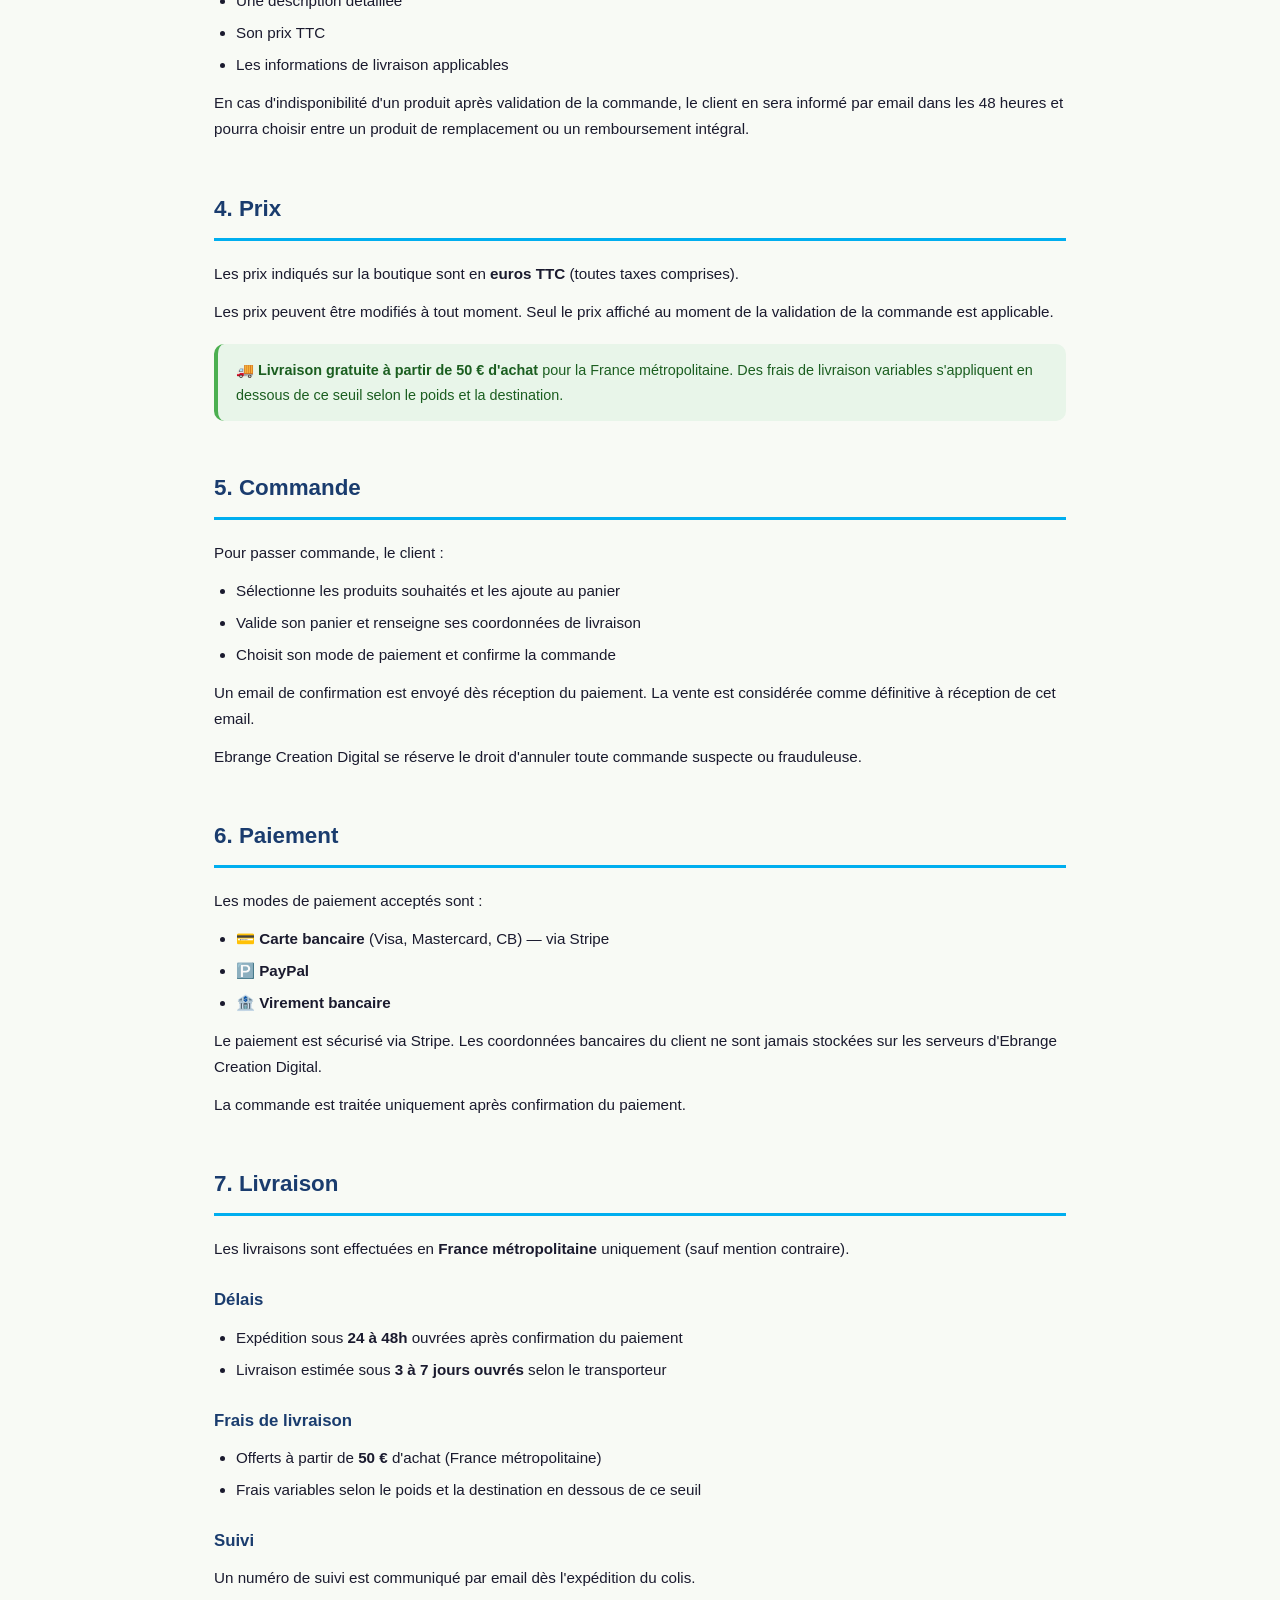
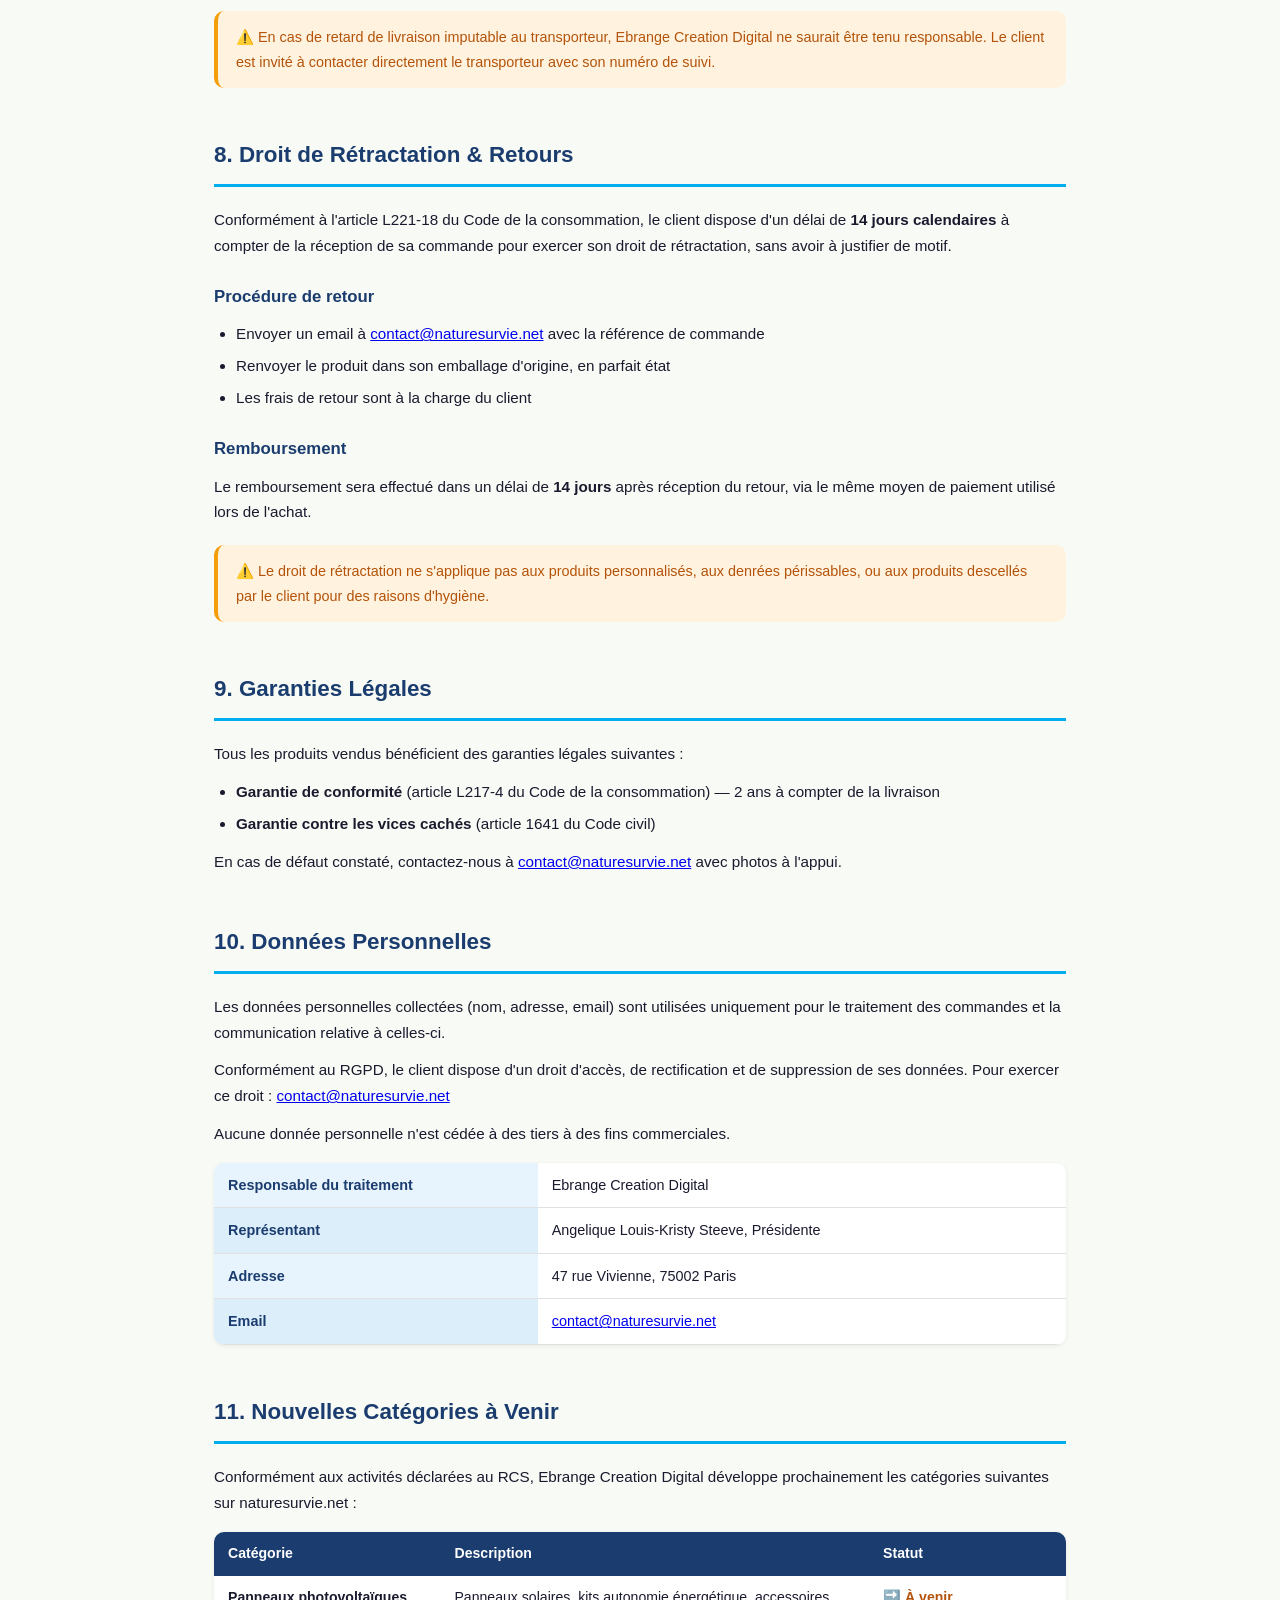
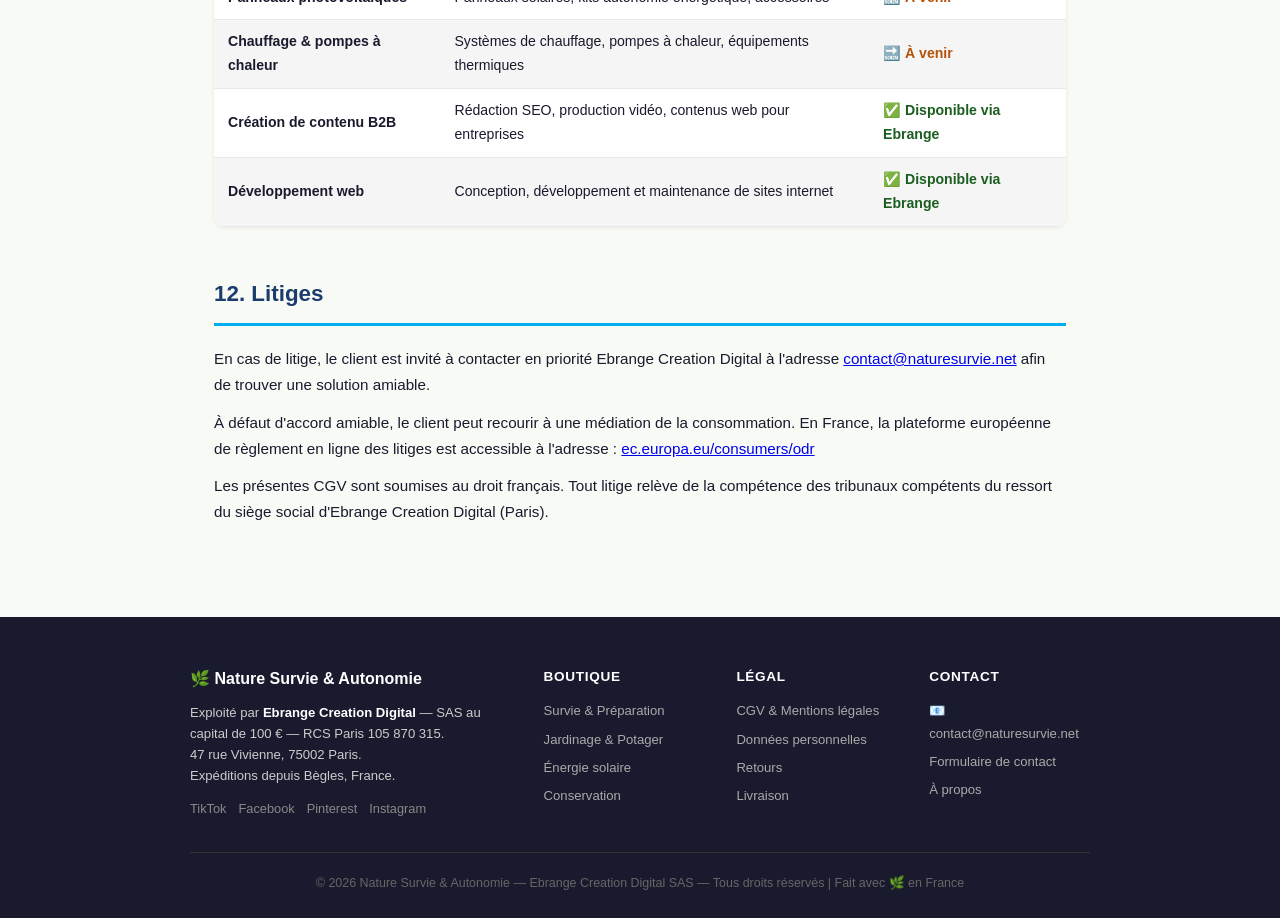
<file: cgv.html>
<!DOCTYPE html>
<html lang="fr">
<head>
  <meta charset="UTF-8">
  <meta name="viewport" content="width=device-width, initial-scale=1.0">
  <title>CGV & Mentions Légales — Nature Survie & Autonomie</title>
  <meta name="description" content="Conditions Générales de Vente et Mentions Légales de Nature Survie & Autonomie — Ebrange Creation Digital, SAS immatriculée au RCS de Paris.">
  <meta property="og:title" content="CGV & Mentions Légales — Nature Survie & Autonomie">
  <meta property="og:description" content="Conditions Générales de Vente — Ebrange Creation Digital SAS, RCS Paris 105 870 315.">
  <meta property="og:type" content="website">
  <meta property="og:site_name" content="Nature Survie &amp; Autonomie">
  <meta property="og:locale" content="fr_FR">
  <meta property="og:url" content="https://naturesurvie.net/cgv.html">
  <meta property="og:image" content="https://naturesurvie.net/images/og-about.jpg">
  <link rel="canonical" href="https://naturesurvie.net/cgv.html">
  <link rel="icon" type="image/png" sizes="192x192" href="/img/favicon-192.png">
  <link rel="apple-touch-icon" href="/img/favicon-192.png">
  <meta name="p:domain_verify" content="f501da8deca8d6b8e9e60171061b9259">
  <style>
    *, *::before, *::after { box-sizing: border-box; margin: 0; padding: 0; }

    body {
      font-family: 'Segoe UI', Arial, sans-serif;
      background: #f8faf5;
      color: #1a1a2e;
      line-height: 1.7;
    }

    /* ── NAV ── */
    .top-banner {
      background: #2d5016;
      color: #a8d672;
      text-align: center;
      font-size: 0.82rem;
      padding: 6px 16px;
      letter-spacing: 0.03em;
    }
    nav {
      background: #fff;
      border-bottom: 2px solid #e8f4e8;
      padding: 0 24px;
      display: flex;
      align-items: center;
      justify-content: space-between;
      position: sticky;
      top: 0;
      z-index: 100;
      box-shadow: 0 2px 8px rgba(0,0,0,0.06);
    }
    .nav-logo {
      font-size: 1.1rem;
      font-weight: 700;
      color: #2d5016;
      text-decoration: none;
      padding: 14px 0;
    }
    .nav-links {
      display: flex;
      gap: 4px;
      list-style: none;
    }
    .nav-links a {
      text-decoration: none;
      color: #444;
      font-size: 0.9rem;
      padding: 8px 12px;
      border-radius: 6px;
      transition: background 0.2s;
    }
    .nav-links a:hover { background: #e8f4e8; color: #2d5016; }
    .nav-cart {
      font-size: 0.88rem;
      color: #2d5016;
      font-weight: 600;
    }

    /* ── HERO ── */
    .hero {
      background: linear-gradient(135deg, #1a3c6e 0%, #2d5016 100%);
      color: #fff;
      padding: 48px 24px 36px;
      text-align: center;
    }
    .hero-badge {
      display: inline-block;
      background: rgba(255,255,255,0.15);
      border: 1px solid rgba(255,255,255,0.3);
      border-radius: 20px;
      padding: 4px 16px;
      font-size: 0.8rem;
      margin-bottom: 16px;
      letter-spacing: 0.05em;
    }
    .hero h1 { font-size: 2rem; font-weight: 800; margin-bottom: 10px; }
    .hero p { font-size: 1rem; opacity: 0.85; }
    .hero .update-badge {
      display: inline-block;
      margin-top: 16px;
      background: rgba(255,255,255,0.2);
      border-radius: 20px;
      padding: 4px 14px;
      font-size: 0.78rem;
    }

    /* ── LAYOUT ── */
    .page-wrap {
      max-width: 900px;
      margin: 0 auto;
      padding: 48px 24px 80px;
    }

    /* ── ALERT BOXES ── */
    .alert {
      border-radius: 10px;
      padding: 14px 18px;
      margin: 20px 0;
      font-size: 0.9rem;
      font-weight: 500;
    }
    .alert-warning { background: #fff3e0; color: #b45309; border-left: 4px solid #f59e0b; }
    .alert-success { background: #e8f5e9; color: #1b5e20; border-left: 4px solid #4caf50; }
    .alert-info    { background: #e8f4fd; color: #1a3c6e; border-left: 4px solid #00aeef; }

    /* ── SOMMAIRE ── */
    .sommaire {
      background: #fff;
      border: 1px solid #e0e0e0;
      border-radius: 12px;
      padding: 24px 28px;
      margin: 32px 0;
    }
    .sommaire h3 { color: #1a3c6e; font-size: 1rem; margin-bottom: 14px; }
    .sommaire ol { padding-left: 20px; }
    .sommaire li { margin-bottom: 6px; }
    .sommaire a { color: #2d5016; text-decoration: none; font-size: 0.9rem; }
    .sommaire a:hover { text-decoration: underline; }

    /* ── SECTIONS ── */
    .section {
      margin: 48px 0 0;
      scroll-margin-top: 80px;
    }
    .section-title {
      font-size: 1.4rem;
      font-weight: 800;
      color: #1a3c6e;
      border-bottom: 3px solid #00aeef;
      padding-bottom: 10px;
      margin-bottom: 20px;
    }
    .subsection-title {
      font-size: 1.05rem;
      font-weight: 700;
      color: #1a3c6e;
      margin: 24px 0 10px;
    }
    p { margin-bottom: 12px; font-size: 0.95rem; }
    ul, ol { padding-left: 22px; margin-bottom: 12px; }
    li { margin-bottom: 6px; font-size: 0.95rem; }

    /* ── INFO TABLE ── */
    .info-table {
      width: 100%;
      border-collapse: collapse;
      margin: 16px 0;
      border-radius: 10px;
      overflow: hidden;
      box-shadow: 0 1px 4px rgba(0,0,0,0.07);
    }
    .info-table tr:nth-child(odd) td:first-child { background: #e8f4fd; }
    .info-table tr:nth-child(even) td:first-child { background: #ddeefb; }
    .info-table td {
      padding: 10px 14px;
      border-bottom: 1px solid #e0e0e0;
      font-size: 0.9rem;
    }
    .info-table td:first-child {
      font-weight: 700;
      color: #1a3c6e;
      width: 38%;
      white-space: nowrap;
    }
    .info-table td:last-child { background: #fff; }

    /* ── CATÉGORIES TABLE ── */
    .cat-table {
      width: 100%;
      border-collapse: collapse;
      margin: 16px 0;
      border-radius: 10px;
      overflow: hidden;
      box-shadow: 0 1px 4px rgba(0,0,0,0.07);
    }
    .cat-table th {
      background: #1a3c6e;
      color: #fff;
      padding: 10px 14px;
      text-align: left;
      font-size: 0.88rem;
    }
    .cat-table td {
      padding: 10px 14px;
      border-bottom: 1px solid #e8e8e8;
      font-size: 0.88rem;
    }
    .cat-table tr:nth-child(even) td { background: #f5f5f5; }
    .cat-table tr:nth-child(odd) td { background: #fff; }
    .badge-coming { color: #b45309; font-weight: 700; }
    .badge-available { color: #1b5e20; font-weight: 700; }

    /* ── LEGAL CARD ── */
    .legal-card {
      background: #fff;
      border: 2px solid #1a3c6e;
      border-radius: 12px;
      padding: 24px 28px;
      margin: 20px 0;
    }
    .legal-card .legal-title {
      font-size: 1rem;
      font-weight: 700;
      color: #1a3c6e;
      margin-bottom: 14px;
      display: flex;
      align-items: center;
      gap: 8px;
    }

    /* ── FOOTER ── */
    footer {
      background: #1a1a2e;
      color: #ccc;
      padding: 48px 24px 24px;
      margin-top: 0;
    }
    .footer-inner {
      max-width: 900px;
      margin: 0 auto;
      display: grid;
      grid-template-columns: 2fr 1fr 1fr 1fr;
      gap: 32px;
      padding-bottom: 32px;
      border-bottom: 1px solid #333;
    }
    .footer-brand { font-size: 1rem; font-weight: 700; color: #fff; margin-bottom: 10px; }
    .footer-desc { font-size: 0.82rem; line-height: 1.6; }
    .footer-col h4 { font-size: 0.85rem; font-weight: 700; color: #fff; margin-bottom: 12px; text-transform: uppercase; letter-spacing: 0.05em; }
    .footer-col a { display: block; color: #aaa; text-decoration: none; font-size: 0.82rem; margin-bottom: 6px; }
    .footer-col a:hover { color: #fff; }
    .footer-bottom {
      max-width: 900px;
      margin: 20px auto 0;
      text-align: center;
      font-size: 0.78rem;
      color: #666;
    }
    .social-links { display: flex; gap: 12px; margin-top: 12px; }
    .social-links a { color: #888; font-size: 0.8rem; text-decoration: none; }
    .social-links a:hover { color: #fff; }

    @media (max-width: 700px) {
      .footer-inner { grid-template-columns: 1fr 1fr; }
      .hero h1 { font-size: 1.5rem; }
      .nav-links { display: none; }
    }
  </style>
</head>
<body>

<!-- TOP BANNER -->
<div class="top-banner">🌿 Livraison offerte dès 50€ | Expédition 48h | Retours 30 jours</div>

<!-- NAV -->
<nav>
  <a href="https://naturesurvie.net/" class="nav-logo">🌿 Nature Survie & Autonomie</a>
  <ul class="nav-links">
    <li><a href="https://naturesurvie.net/">Accueil</a></li>
    <li><a href="https://naturesurvie.net/catalogue">Survie</a></li>
    <li><a href="https://naturesurvie.net/jardinage">🌱 Jardinage</a></li>
    <li><a href="https://naturesurvie.net/about">À propos</a></li>
    <li><a href="https://naturesurvie.net/cgv" style="color:#2d5016;font-weight:700;">CGV</a></li>
  </ul>
  <span class="nav-cart">🛒 0,00 € 0</span>
</nav>

<!-- HERO -->
<div class="hero">
  <div class="hero-badge">📄 Document officiel</div>
  <h1>CGV & Mentions Légales</h1>
  <p>Conditions Générales de Vente — Nature Survie & Autonomie</p>
  <div class="update-badge">✅ Mis à jour en juin 2026 — Conforme Kbis Ebrange Creation Digital</div>
</div>

<!-- CONTENU PRINCIPAL -->
<div class="page-wrap">

  <div class="alert alert-success">
    ✅ <strong>Société immatriculée</strong> — Ces mentions légales sont conformes au Kbis délivré le 04/06/2026 par le Greffe du Tribunal des Activités Économiques de Paris. Ce site est exploité par <strong>Ebrange Creation Digital</strong>, SAS immatriculée au RCS de Paris sous le numéro <strong>105 870 315</strong>.
  </div>

  <!-- SOMMAIRE -->
  <div class="sommaire">
    <h3>📋 Sommaire</h3>
    <ol>
      <li><a href="#mentions">Mentions légales</a></li>
      <li><a href="#objet">Objet</a></li>
      <li><a href="#produits">Produits & disponibilité</a></li>
      <li><a href="#prix">Prix</a></li>
      <li><a href="#commande">Commande</a></li>
      <li><a href="#paiement">Paiement</a></li>
      <li><a href="#livraison">Livraison</a></li>
      <li><a href="#retours">Droit de rétractation & retours</a></li>
      <li><a href="#garanties">Garanties légales</a></li>
      <li><a href="#donnees">Données personnelles</a></li>
      <li><a href="#categories">Nouvelles catégories à venir</a></li>
      <li><a href="#litiges">Litiges</a></li>
    </ol>
  </div>

  <!-- 1. MENTIONS LÉGALES -->
  <div class="section" id="mentions">
    <div class="section-title">1. Mentions Légales</div>

    <div class="subsection-title">1.1 Identification de la société</div>
    <table class="info-table">
      <tr><td>Raison sociale</td><td>Ebrange Creation Digital</td></tr>
      <tr><td>Sigle</td><td>ECD</td></tr>
      <tr><td>Forme juridique</td><td>Société par Actions Simplifiée (SAS) à associé unique</td></tr>
      <tr><td>Capital social</td><td>100,00 euros</td></tr>
      <tr><td>Numéro SIREN</td><td>105 870 315</td></tr>
      <tr><td>RCS</td><td>105 870 315 R.C.S. Paris</td></tr>
      <tr><td>N° de gestion</td><td>2026B28272</td></tr>
      <tr><td>EUID</td><td>EUIDFR7501.105870315</td></tr>
      <tr><td>Date d'immatriculation</td><td>04 juin 2026</td></tr>
      <tr><td>Date de début d'activité</td><td>03 juin 2026</td></tr>
    </table>

    <div class="subsection-title">1.2 Siège social & établissement</div>
    <table class="info-table">
      <tr><td>Adresse du siège</td><td>47 rue Vivienne, 75002 Paris, France</td></tr>
      <tr><td>Domiciliataire</td><td>Vivienne Domiciliation (RCS 994 567 121)</td></tr>
      <tr><td>Lieu d'expédition</td><td>Bègles, 33130, France</td></tr>
    </table>
    <div class="alert alert-info">ℹ️ Le siège social est domicilié au 47 rue Vivienne, 75002 Paris. Les opérations d'expédition sont assurées depuis Bègles (33130, France).</div>

    <div class="subsection-title">1.3 Direction</div>
    <table class="info-table">
      <tr><td>Présidente</td><td>Angelique Louis-Kristy Steeve</td></tr>
      <tr><td>Date de naissance</td><td>17 janvier 1991, Paris 14ème (75)</td></tr>
      <tr><td>Nationalité</td><td>Française</td></tr>
    </table>

    <div class="subsection-title">1.4 Contact & hébergement</div>
    <table class="info-table">
      <tr><td>Site web</td><td>https://naturesurvie.net</td></tr>
      <tr><td>Email de contact</td><td><a href="mailto:contact@naturesurvie.net">contact@naturesurvie.net</a></td></tr>
      <tr><td>Hébergeur</td><td>Netlify, Inc. — 44 Montgomery Street, Suite 300, San Francisco, CA 94104, USA</td></tr>
      <tr><td>Clôture exercice social</td><td>31 décembre (1er exercice : 31/12/2026)</td></tr>
    </table>

    <div class="subsection-title">1.4 Activités déclarées au RCS</div>
    <p>Conformément à l'extrait Kbis, les activités exercées par Ebrange Creation Digital sont :</p>
    <ul>
      <li>La vente et le commerce en ligne d'outils de bricolage et jardinage, quincaillerie, panneaux photovoltaïques, systèmes de chauffage et pompes à chaleur, exclusivement neufs</li>
      <li>Création de contenus écrits optimisés pour les sites internet et les blogs</li>
      <li>Production de vidéos et de contenu en ligne</li>
      <li>Conception, développement et maintenance de sites internet, réseaux intranets et tout système informatique pour le compte de tiers</li>
    </ul>
  </div>

  <!-- 2. OBJET -->
  <div class="section" id="objet">
    <div class="section-title">2. Objet</div>
    <p>Les présentes Conditions Générales de Vente (CGV) régissent l'ensemble des transactions effectuées sur la boutique en ligne <strong>Nature Survie & Autonomie</strong>, exploitée par la société <strong>Ebrange Creation Digital</strong>, SAS au capital de 100 euros, immatriculée au RCS de Paris sous le numéro <strong>105 870 315</strong>.</p>
    <p>Toute commande passée implique l'acceptation pleine et entière des présentes CGV. Le client déclare en avoir pris connaissance avant de valider sa commande.</p>
  </div>

  <!-- 3. PRODUITS -->
  <div class="section" id="produits">
    <div class="section-title">3. Produits & Disponibilité</div>
    <p>Les produits proposés à la vente sont ceux décrits sur la boutique au moment de la consultation par le client.</p>
    <p>Chaque produit est présenté avec :</p>
    <ul>
      <li>Une description détaillée</li>
      <li>Son prix TTC</li>
      <li>Les informations de livraison applicables</li>
    </ul>
    <p>En cas d'indisponibilité d'un produit après validation de la commande, le client en sera informé par email dans les 48 heures et pourra choisir entre un produit de remplacement ou un remboursement intégral.</p>
  </div>

  <!-- 4. PRIX -->
  <div class="section" id="prix">
    <div class="section-title">4. Prix</div>
    <p>Les prix indiqués sur la boutique sont en <strong>euros TTC</strong> (toutes taxes comprises).</p>
    <p>Les prix peuvent être modifiés à tout moment. Seul le prix affiché au moment de la validation de la commande est applicable.</p>
    <div class="alert alert-success">🚚 <strong>Livraison gratuite à partir de 50 € d'achat</strong> pour la France métropolitaine. Des frais de livraison variables s'appliquent en dessous de ce seuil selon le poids et la destination.</div>
  </div>

  <!-- 5. COMMANDE -->
  <div class="section" id="commande">
    <div class="section-title">5. Commande</div>
    <p>Pour passer commande, le client :</p>
    <ul>
      <li>Sélectionne les produits souhaités et les ajoute au panier</li>
      <li>Valide son panier et renseigne ses coordonnées de livraison</li>
      <li>Choisit son mode de paiement et confirme la commande</li>
    </ul>
    <p>Un email de confirmation est envoyé dès réception du paiement. La vente est considérée comme définitive à réception de cet email.</p>
    <p>Ebrange Creation Digital se réserve le droit d'annuler toute commande suspecte ou frauduleuse.</p>
  </div>

  <!-- 6. PAIEMENT -->
  <div class="section" id="paiement">
    <div class="section-title">6. Paiement</div>
    <p>Les modes de paiement acceptés sont :</p>
    <ul>
      <li>💳 <strong>Carte bancaire</strong> (Visa, Mastercard, CB) — via Stripe</li>
      <li>🅿️ <strong>PayPal</strong></li>
      <li>🏦 <strong>Virement bancaire</strong></li>
    </ul>
    <p>Le paiement est sécurisé via Stripe. Les coordonnées bancaires du client ne sont jamais stockées sur les serveurs d'Ebrange Creation Digital.</p>
    <p>La commande est traitée uniquement après confirmation du paiement.</p>
  </div>

  <!-- 7. LIVRAISON -->
  <div class="section" id="livraison">
    <div class="section-title">7. Livraison</div>
    <p>Les livraisons sont effectuées en <strong>France métropolitaine</strong> uniquement (sauf mention contraire).</p>

    <div class="subsection-title">Délais</div>
    <ul>
      <li>Expédition sous <strong>24 à 48h</strong> ouvrées après confirmation du paiement</li>
      <li>Livraison estimée sous <strong>3 à 7 jours ouvrés</strong> selon le transporteur</li>
    </ul>

    <div class="subsection-title">Frais de livraison</div>
    <ul>
      <li>Offerts à partir de <strong>50 €</strong> d'achat (France métropolitaine)</li>
      <li>Frais variables selon le poids et la destination en dessous de ce seuil</li>
    </ul>

    <div class="subsection-title">Suivi</div>
    <p>Un numéro de suivi est communiqué par email dès l'expédition du colis.</p>
    <div class="alert alert-warning">⚠️ En cas de retard de livraison imputable au transporteur, Ebrange Creation Digital ne saurait être tenu responsable. Le client est invité à contacter directement le transporteur avec son numéro de suivi.</div>
  </div>

  <!-- 8. RETRACTATION -->
  <div class="section" id="retours">
    <div class="section-title">8. Droit de Rétractation & Retours</div>
    <p>Conformément à l'article L221-18 du Code de la consommation, le client dispose d'un délai de <strong>14 jours calendaires</strong> à compter de la réception de sa commande pour exercer son droit de rétractation, sans avoir à justifier de motif.</p>

    <div class="subsection-title">Procédure de retour</div>
    <ul>
      <li>Envoyer un email à <a href="mailto:contact@naturesurvie.net">contact@naturesurvie.net</a> avec la référence de commande</li>
      <li>Renvoyer le produit dans son emballage d'origine, en parfait état</li>
      <li>Les frais de retour sont à la charge du client</li>
    </ul>

    <div class="subsection-title">Remboursement</div>
    <p>Le remboursement sera effectué dans un délai de <strong>14 jours</strong> après réception du retour, via le même moyen de paiement utilisé lors de l'achat.</p>
    <div class="alert alert-warning">⚠️ Le droit de rétractation ne s'applique pas aux produits personnalisés, aux denrées périssables, ou aux produits descellés par le client pour des raisons d'hygiène.</div>
  </div>

  <!-- 9. GARANTIES -->
  <div class="section" id="garanties">
    <div class="section-title">9. Garanties Légales</div>
    <p>Tous les produits vendus bénéficient des garanties légales suivantes :</p>
    <ul>
      <li><strong>Garantie de conformité</strong> (article L217-4 du Code de la consommation) — 2 ans à compter de la livraison</li>
      <li><strong>Garantie contre les vices cachés</strong> (article 1641 du Code civil)</li>
    </ul>
    <p>En cas de défaut constaté, contactez-nous à <a href="mailto:contact@naturesurvie.net">contact@naturesurvie.net</a> avec photos à l'appui.</p>
  </div>

  <!-- 10. DONNÉES -->
  <div class="section" id="donnees">
    <div class="section-title">10. Données Personnelles</div>
    <p>Les données personnelles collectées (nom, adresse, email) sont utilisées uniquement pour le traitement des commandes et la communication relative à celles-ci.</p>
    <p>Conformément au RGPD, le client dispose d'un droit d'accès, de rectification et de suppression de ses données. Pour exercer ce droit : <a href="mailto:contact@naturesurvie.net">contact@naturesurvie.net</a></p>
    <p>Aucune donnée personnelle n'est cédée à des tiers à des fins commerciales.</p>
    <table class="info-table" style="margin-top:16px;">
      <tr><td>Responsable du traitement</td><td>Ebrange Creation Digital</td></tr>
      <tr><td>Représentant</td><td>Angelique Louis-Kristy Steeve, Présidente</td></tr>
      <tr><td>Adresse</td><td>47 rue Vivienne, 75002 Paris</td></tr>
      <tr><td>Email</td><td><a href="mailto:contact@naturesurvie.net">contact@naturesurvie.net</a></td></tr>
    </table>
  </div>

  <!-- 11. NOUVELLES CATÉGORIES -->
  <div class="section" id="categories">
    <div class="section-title">11. Nouvelles Catégories à Venir</div>
    <p>Conformément aux activités déclarées au RCS, Ebrange Creation Digital développe prochainement les catégories suivantes sur naturesurvie.net :</p>
    <table class="cat-table">
      <thead>
        <tr>
          <th>Catégorie</th>
          <th>Description</th>
          <th>Statut</th>
        </tr>
      </thead>
      <tbody>
        <tr>
          <td><strong>Panneaux photovoltaïques</strong></td>
          <td>Panneaux solaires, kits autonomie énergétique, accessoires</td>
          <td class="badge-coming">🔜 À venir</td>
        </tr>
        <tr>
          <td><strong>Chauffage & pompes à chaleur</strong></td>
          <td>Systèmes de chauffage, pompes à chaleur, équipements thermiques</td>
          <td class="badge-coming">🔜 À venir</td>
        </tr>
        <tr>
          <td><strong>Création de contenu B2B</strong></td>
          <td>Rédaction SEO, production vidéo, contenus web pour entreprises</td>
          <td class="badge-available">✅ Disponible via Ebrange</td>
        </tr>
        <tr>
          <td><strong>Développement web</strong></td>
          <td>Conception, développement et maintenance de sites internet</td>
          <td class="badge-available">✅ Disponible via Ebrange</td>
        </tr>
      </tbody>
    </table>
  </div>

  <!-- 12. LITIGES -->
  <div class="section" id="litiges">
    <div class="section-title">12. Litiges</div>
    <p>En cas de litige, le client est invité à contacter en priorité Ebrange Creation Digital à l'adresse <a href="mailto:contact@naturesurvie.net">contact@naturesurvie.net</a> afin de trouver une solution amiable.</p>
    <p>À défaut d'accord amiable, le client peut recourir à une médiation de la consommation. En France, la plateforme européenne de règlement en ligne des litiges est accessible à l'adresse : <a href="https://ec.europa.eu/consumers/odr" target="_blank" rel="noopener">ec.europa.eu/consumers/odr</a></p>
    <p>Les présentes CGV sont soumises au droit français. Tout litige relève de la compétence des tribunaux compétents du ressort du siège social d'Ebrange Creation Digital (Paris).</p>
  </div>

</div><!-- /page-wrap -->

<!-- FOOTER -->
<footer>
  <div class="footer-inner">
    <div>
      <div class="footer-brand">🌿 Nature Survie & Autonomie</div>
      <p class="footer-desc">Exploité par <strong style="color:#fff;">Ebrange Creation Digital</strong> — SAS au capital de 100 € — RCS Paris 105 870 315.<br>47 rue Vivienne, 75002 Paris.<br>Expéditions depuis Bègles, France.</p>
      <div class="social-links">
        <a href="https://www.tiktok.com/@nature_survie_fr" target="_blank">TikTok</a>
        <a href="https://www.facebook.com/profile.php?id=61590042560546" target="_blank">Facebook</a>
        <a href="https://www.pinterest.fr/naturesurvi/" target="_blank">Pinterest</a>
        <a href="https://www.instagram.com/naturesurvi/" target="_blank">Instagram</a>
      </div>
    </div>
    <div class="footer-col">
      <h4>Boutique</h4>
      <a href="https://naturesurvie.net/catalogue">Survie & Préparation</a>
      <a href="https://naturesurvie.net/jardinage">Jardinage & Potager</a>
      <a href="https://naturesurvie.net/catalogue?cat=Énergie">Énergie solaire</a>
      <a href="https://naturesurvie.net/catalogue?cat=Conservation">Conservation</a>
    </div>
    <div class="footer-col">
      <h4>Légal</h4>
      <a href="/cgv">CGV & Mentions légales</a>
      <a href="/cgv#donnees">Données personnelles</a>
      <a href="/cgv#retours">Retours</a>
      <a href="/cgv#livraison">Livraison</a>
    </div>
    <div class="footer-col">
      <h4>Contact</h4>
      <a href="mailto:contact@naturesurvie.net">📧 contact@naturesurvie.net</a>
      <a href="https://naturesurvie.net/about#contact">Formulaire de contact</a>
      <a href="https://naturesurvie.net/about">À propos</a>
    </div>
  </div>
  <div class="footer-bottom">
    © 2026 Nature Survie & Autonomie — Ebrange Creation Digital SAS — Tous droits réservés | Fait avec 🌿 en France
  </div>
</footer>

</body>
</html>
</file>
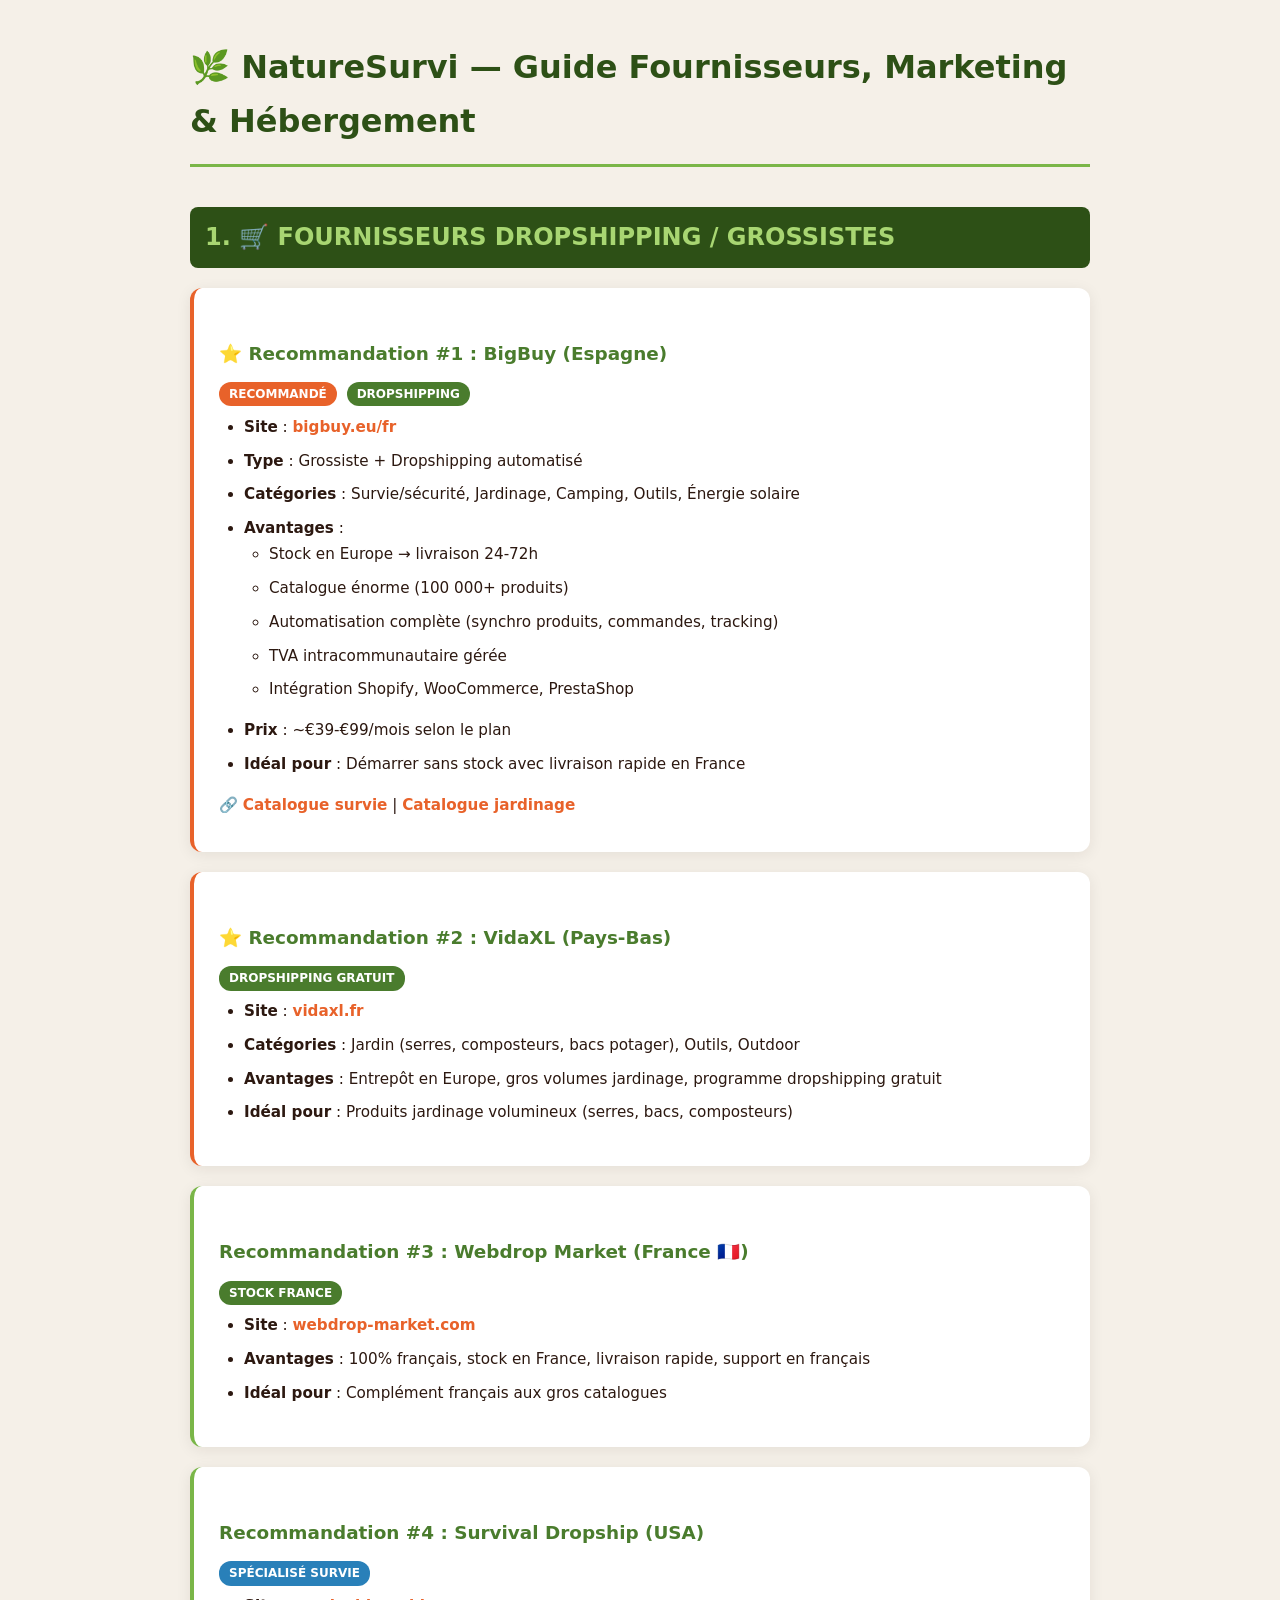
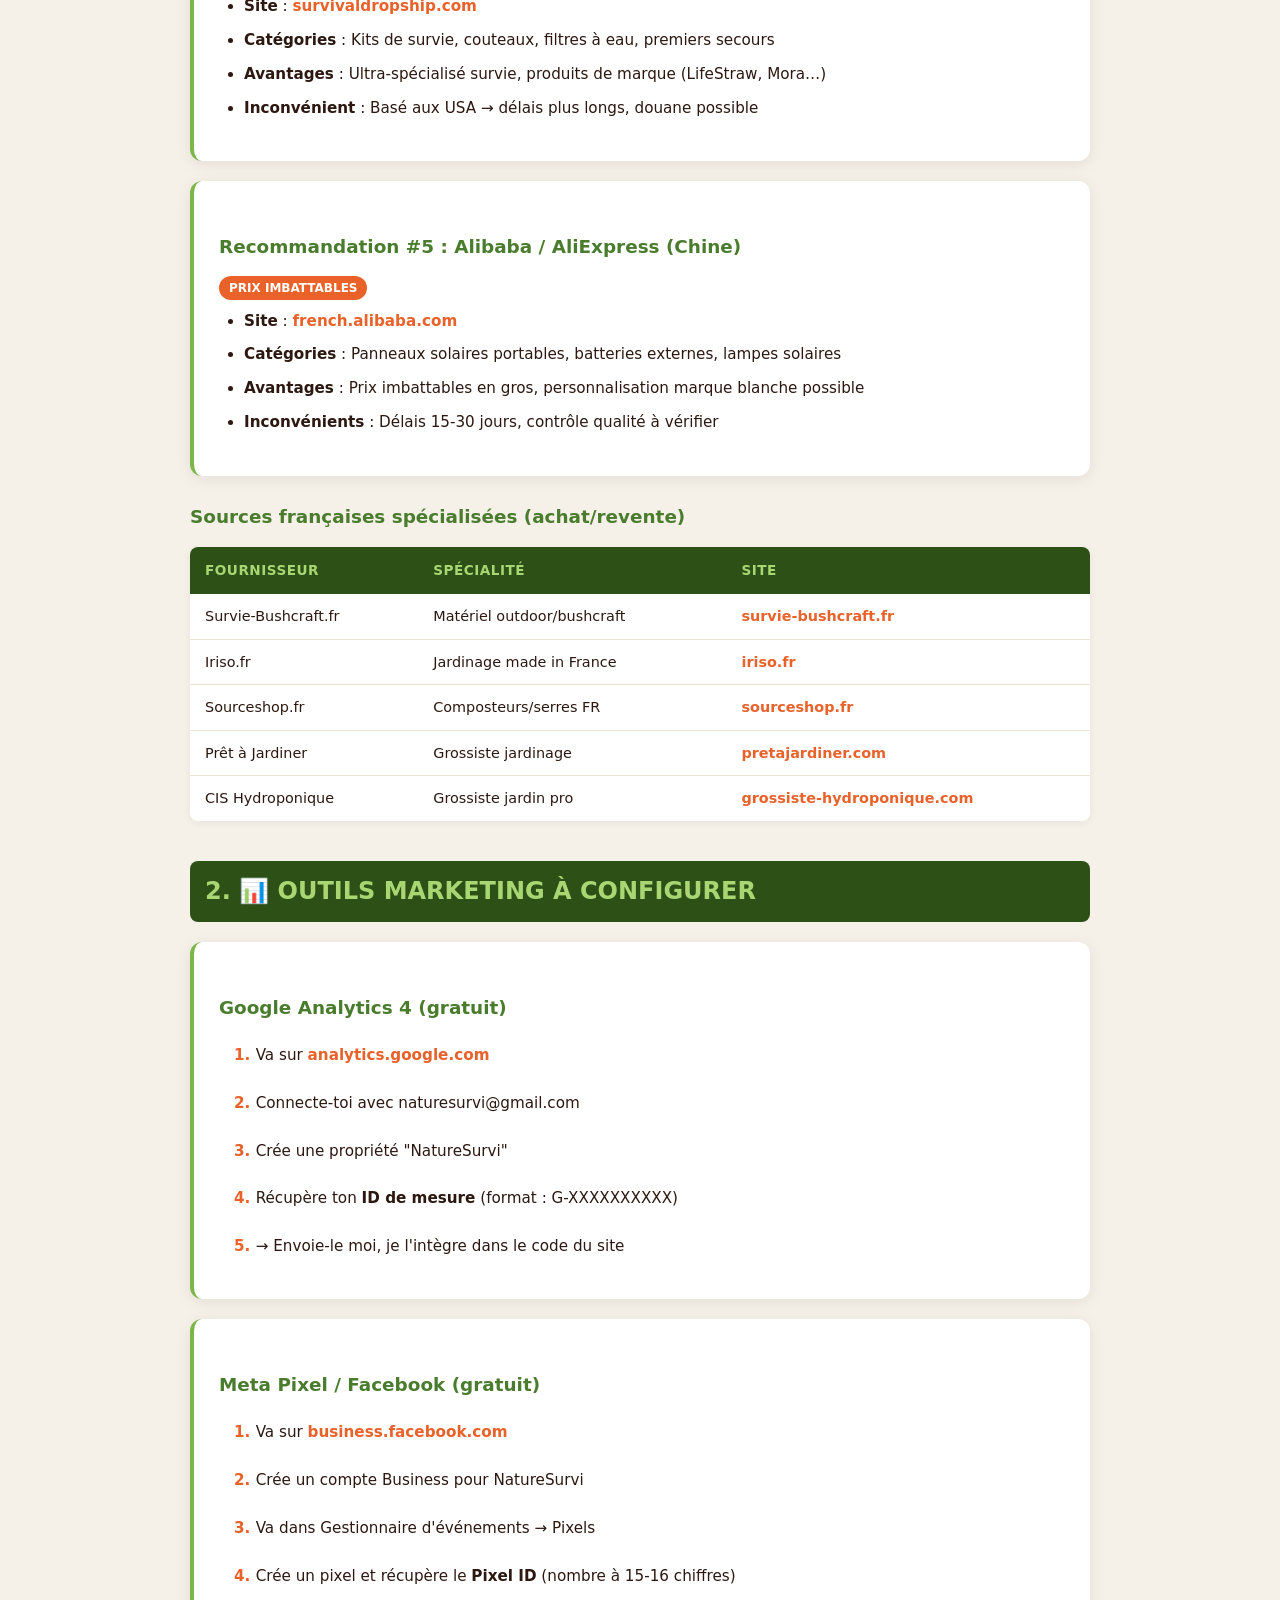
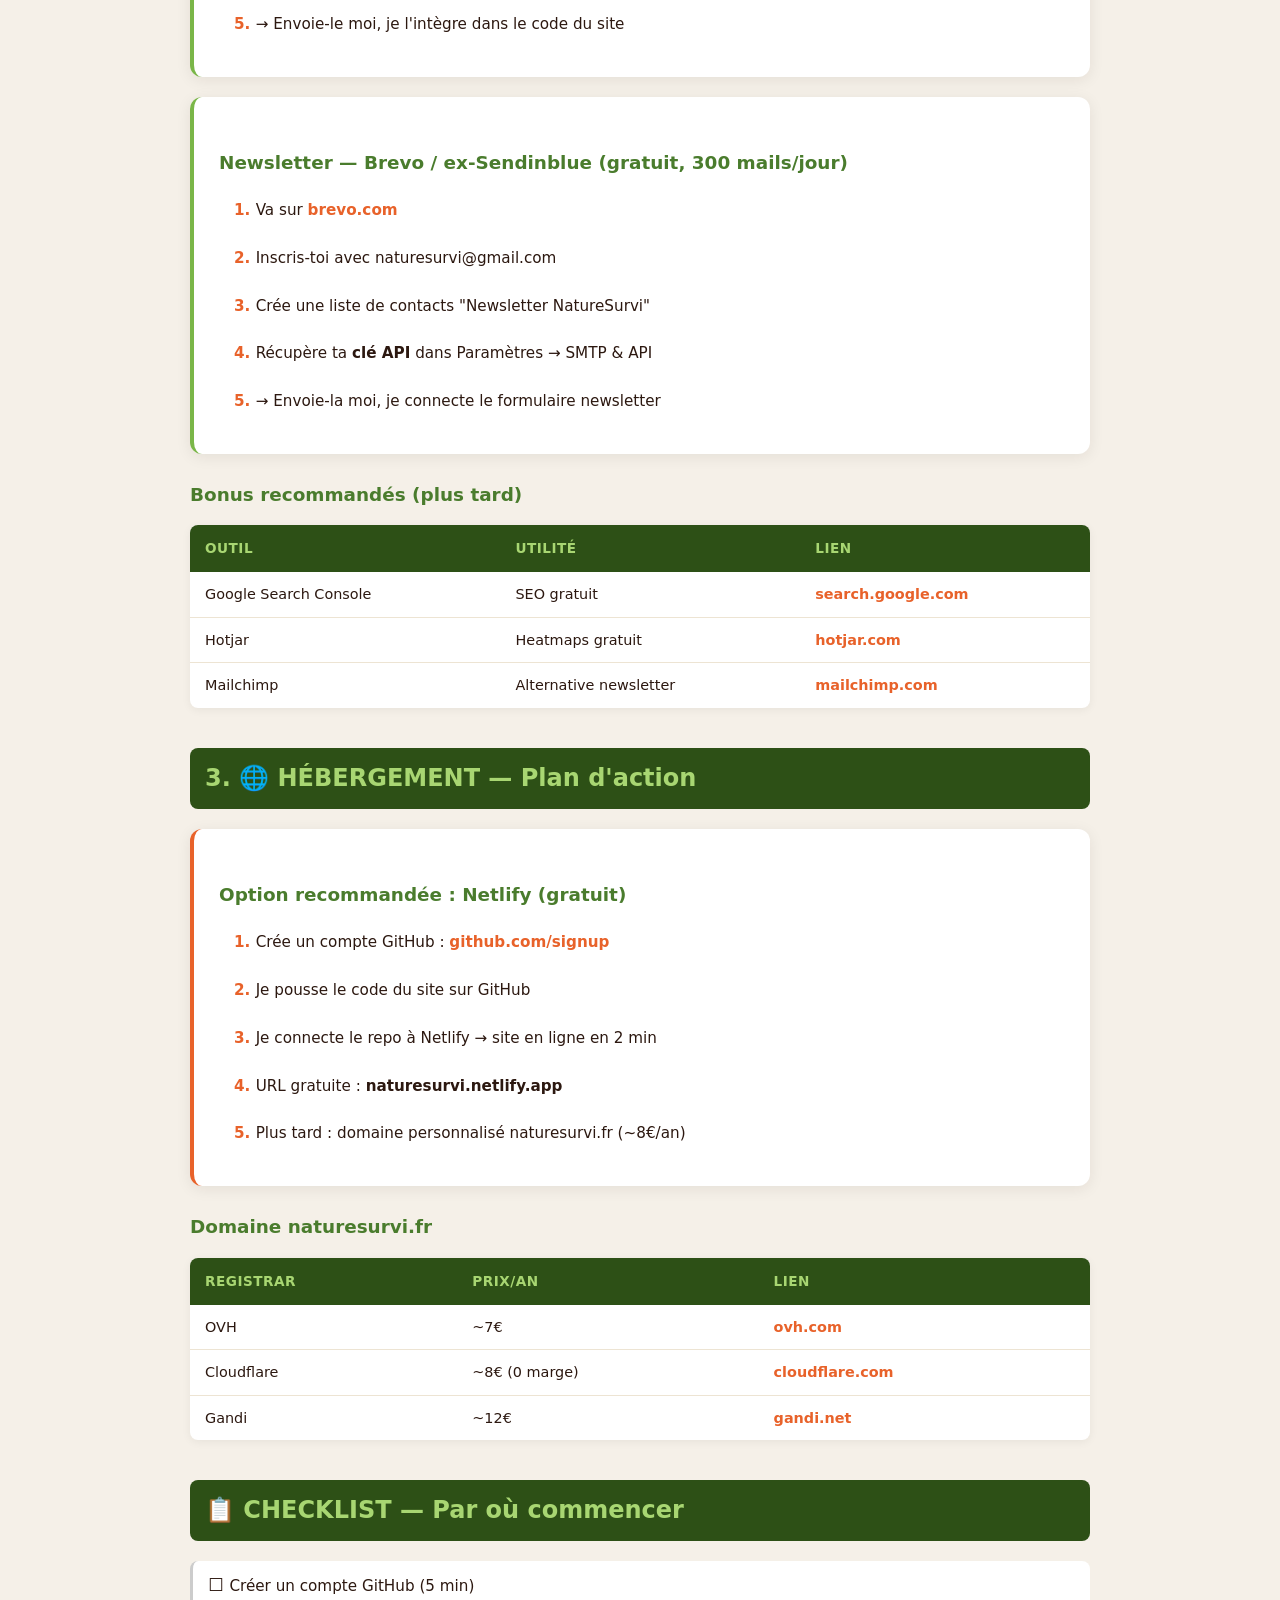
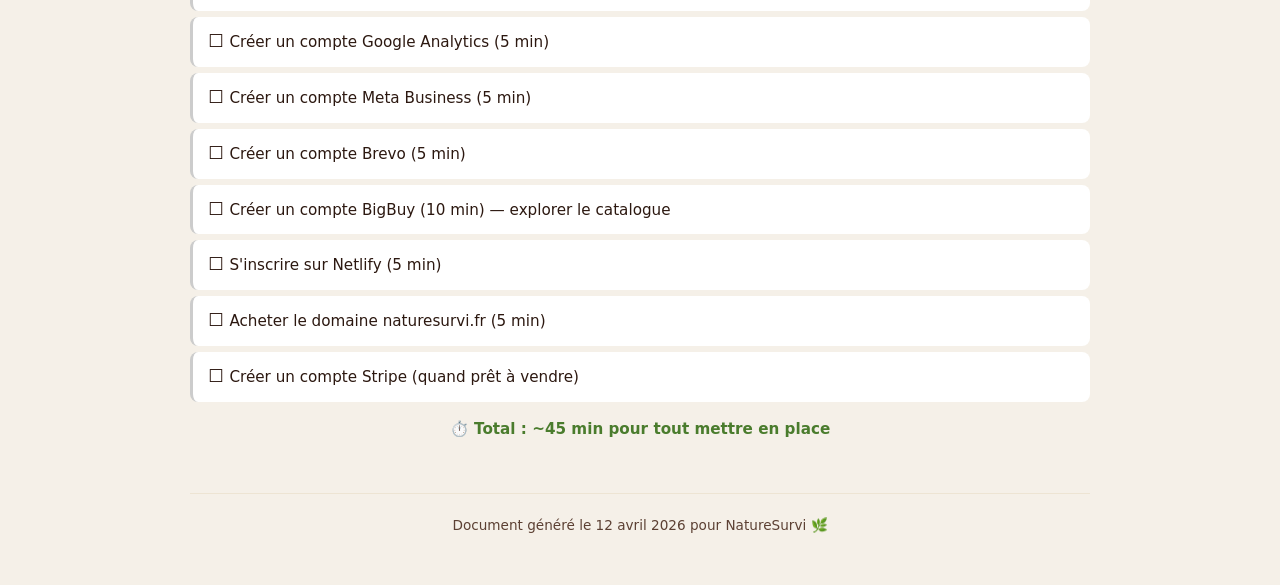
<file: FOURNISSEURS.html>
<!DOCTYPE html>
<html lang="fr">
<head>
  <meta charset="UTF-8">
  <meta name="viewport" content="width=device-width, initial-scale=1.0">
  <title>NatureSurvi — Guide Fournisseurs, Marketing & Hébergement</title>
  <style>
    * { margin: 0; padding: 0; box-sizing: border-box; }
    body { font-family: 'Segoe UI', system-ui, -apple-system, sans-serif; background: #f5f0e8; color: #2c1810; line-height: 1.7; padding: 40px 20px; }
    .container { max-width: 900px; margin: 0 auto; }
    h1 { font-size: 2rem; color: #2d5016; margin-bottom: 10px; border-bottom: 3px solid #7ab648; padding-bottom: 15px; }
    h2 { font-size: 1.5rem; color: #2d5016; margin: 40px 0 20px; padding: 10px 15px; background: #2d5016; color: #a8d672; border-radius: 8px; }
    h3 { font-size: 1.15rem; color: #4a7c2d; margin: 25px 0 12px; }
    h3 .star { color: #e8622a; }
    p, li { font-size: 0.95rem; margin-bottom: 8px; }
    ul { padding-left: 25px; margin-bottom: 15px; }
    a { color: #e8622a; text-decoration: none; font-weight: 600; }
    a:hover { text-decoration: underline; }
    .card { background: #fff; border-radius: 12px; padding: 25px; margin-bottom: 20px; box-shadow: 0 3px 15px rgba(44,24,16,0.08); border-left: 4px solid #7ab648; }
    .card.top { border-left-color: #e8622a; }
    .badge { display: inline-block; background: #e8622a; color: #fff; padding: 2px 10px; border-radius: 12px; font-size: 0.75rem; font-weight: 700; margin-right: 5px; }
    .badge.green { background: #4a7c2d; }
    .badge.blue { background: #2980b9; }
    .badge.orange { background: #e8622a; }
    table { width: 100%; border-collapse: collapse; margin: 15px 0; background: #fff; border-radius: 8px; overflow: hidden; box-shadow: 0 2px 10px rgba(0,0,0,0.06); }
    th { background: #2d5016; color: #a8d672; padding: 12px 15px; text-align: left; font-size: 0.85rem; text-transform: uppercase; letter-spacing: 0.5px; }
    td { padding: 10px 15px; border-bottom: 1px solid #ede4d3; font-size: 0.9rem; }
    tr:last-child td { border-bottom: none; }
    tr:hover td { background: #f5f0e8; }
    .checklist { list-style: none; padding: 0; }
    .checklist li { padding: 10px 15px; background: #fff; margin-bottom: 6px; border-radius: 8px; border-left: 3px solid #ccc; font-size: 0.95rem; }
    .checklist li::before { content: '☐ '; font-size: 1.1rem; }
    .step { counter-increment: step; padding: 8px 15px; background: #fff; margin-bottom: 6px; border-radius: 8px; }
    .step::before { content: counter(step) '. '; font-weight: 800; color: #e8622a; }
    ol.steps { list-style: none; counter-reset: step; padding: 0; }
    .footer-note { text-align: center; color: #5c4033; font-size: 0.85rem; margin-top: 50px; padding-top: 20px; border-top: 1px solid #ede4d3; }
    @media print { body { background: #fff; padding: 20px; } .card { box-shadow: none; border: 1px solid #ddd; } h2 { background: none; color: #2d5016; border: 2px solid #2d5016; } }
  </style>
</head>
<body>
  <div class="container">

    <h1>🌿 NatureSurvi — Guide Fournisseurs, Marketing & Hébergement</h1>

    <!-- ======== FOURNISSEURS ======== -->
    <h2>1. 🛒 FOURNISSEURS DROPSHIPPING / GROSSISTES</h2>

    <div class="card top">
      <h3><span class="star">⭐</span> Recommandation #1 : BigBuy (Espagne)</h3>
      <p><span class="badge orange">RECOMMANDÉ</span> <span class="badge green">DROPSHIPPING</span></p>
      <ul>
        <li><strong>Site</strong> : <a href="https://www.bigbuy.eu/fr" target="_blank">bigbuy.eu/fr</a></li>
        <li><strong>Type</strong> : Grossiste + Dropshipping automatisé</li>
        <li><strong>Catégories</strong> : Survie/sécurité, Jardinage, Camping, Outils, Énergie solaire</li>
        <li><strong>Avantages</strong> :
          <ul>
            <li>Stock en Europe → livraison 24-72h</li>
            <li>Catalogue énorme (100 000+ produits)</li>
            <li>Automatisation complète (synchro produits, commandes, tracking)</li>
            <li>TVA intracommunautaire gérée</li>
            <li>Intégration Shopify, WooCommerce, PrestaShop</li>
          </ul>
        </li>
        <li><strong>Prix</strong> : ~€39-€99/mois selon le plan</li>
        <li><strong>Idéal pour</strong> : Démarrer sans stock avec livraison rapide en France</li>
      </ul>
      <p>
        🔗 <a href="https://www.bigbuy.eu/fr/shop/category/camping-et-randonnee-securite-et-survie" target="_blank">Catalogue survie</a> |
        <a href="https://www.bigbuy.eu/fr/shop/category/jardin-jardinage" target="_blank">Catalogue jardinage</a>
      </p>
    </div>

    <div class="card top">
      <h3><span class="star">⭐</span> Recommandation #2 : VidaXL (Pays-Bas)</h3>
      <p><span class="badge green">DROPSHIPPING GRATUIT</span></p>
      <ul>
        <li><strong>Site</strong> : <a href="https://www.vidaxl.fr" target="_blank">vidaxl.fr</a></li>
        <li><strong>Catégories</strong> : Jardin (serres, composteurs, bacs potager), Outils, Outdoor</li>
        <li><strong>Avantages</strong> : Entrepôt en Europe, gros volumes jardinage, programme dropshipping gratuit</li>
        <li><strong>Idéal pour</strong> : Produits jardinage volumineux (serres, bacs, composteurs)</li>
      </ul>
    </div>

    <div class="card">
      <h3>Recommandation #3 : Webdrop Market (France 🇫🇷)</h3>
      <p><span class="badge green">STOCK FRANCE</span></p>
      <ul>
        <li><strong>Site</strong> : <a href="https://www.webdrop-market.com" target="_blank">webdrop-market.com</a></li>
        <li><strong>Avantages</strong> : 100% français, stock en France, livraison rapide, support en français</li>
        <li><strong>Idéal pour</strong> : Complément français aux gros catalogues</li>
      </ul>
    </div>

    <div class="card">
      <h3>Recommandation #4 : Survival Dropship (USA)</h3>
      <p><span class="badge blue">SPÉCIALISÉ SURVIE</span></p>
      <ul>
        <li><strong>Site</strong> : <a href="https://survivaldropship.com" target="_blank">survivaldropship.com</a></li>
        <li><strong>Catégories</strong> : Kits de survie, couteaux, filtres à eau, premiers secours</li>
        <li><strong>Avantages</strong> : Ultra-spécialisé survie, produits de marque (LifeStraw, Mora…)</li>
        <li><strong>Inconvénient</strong> : Basé aux USA → délais plus longs, douane possible</li>
      </ul>
    </div>

    <div class="card">
      <h3>Recommandation #5 : Alibaba / AliExpress (Chine)</h3>
      <p><span class="badge">PRIX IMBATTABLES</span></p>
      <ul>
        <li><strong>Site</strong> : <a href="https://french.alibaba.com" target="_blank">french.alibaba.com</a></li>
        <li><strong>Catégories</strong> : Panneaux solaires portables, batteries externes, lampes solaires</li>
        <li><strong>Avantages</strong> : Prix imbattables en gros, personnalisation marque blanche possible</li>
        <li><strong>Inconvénients</strong> : Délais 15-30 jours, contrôle qualité à vérifier</li>
      </ul>
    </div>

    <h3>Sources françaises spécialisées (achat/revente)</h3>
    <table>
      <thead><tr><th>Fournisseur</th><th>Spécialité</th><th>Site</th></tr></thead>
      <tbody>
        <tr><td>Survie-Bushcraft.fr</td><td>Matériel outdoor/bushcraft</td><td><a href="https://survie-bushcraft.fr" target="_blank">survie-bushcraft.fr</a></td></tr>
        <tr><td>Iriso.fr</td><td>Jardinage made in France</td><td><a href="https://iriso.fr" target="_blank">iriso.fr</a></td></tr>
        <tr><td>Sourceshop.fr</td><td>Composteurs/serres FR</td><td><a href="https://sourceshop.fr" target="_blank">sourceshop.fr</a></td></tr>
        <tr><td>Prêt à Jardiner</td><td>Grossiste jardinage</td><td><a href="https://www.pretajardiner.com" target="_blank">pretajardiner.com</a></td></tr>
        <tr><td>CIS Hydroponique</td><td>Grossiste jardin pro</td><td><a href="https://www.grossiste-hydroponique.com" target="_blank">grossiste-hydroponique.com</a></td></tr>
      </tbody>
    </table>

    <!-- ======== MARKETING ======== -->
    <h2>2. 📊 OUTILS MARKETING À CONFIGURER</h2>

    <div class="card">
      <h3>Google Analytics 4 (gratuit)</h3>
      <ol class="steps">
        <li class="step">Va sur <a href="https://analytics.google.com" target="_blank">analytics.google.com</a></li>
        <li class="step">Connecte-toi avec naturesurvi@gmail.com</li>
        <li class="step">Crée une propriété "NatureSurvi"</li>
        <li class="step">Récupère ton <strong>ID de mesure</strong> (format : G-XXXXXXXXXX)</li>
        <li class="step">→ Envoie-le moi, je l'intègre dans le code du site</li>
      </ol>
    </div>

    <div class="card">
      <h3>Meta Pixel / Facebook (gratuit)</h3>
      <ol class="steps">
        <li class="step">Va sur <a href="https://business.facebook.com" target="_blank">business.facebook.com</a></li>
        <li class="step">Crée un compte Business pour NatureSurvi</li>
        <li class="step">Va dans Gestionnaire d'événements → Pixels</li>
        <li class="step">Crée un pixel et récupère le <strong>Pixel ID</strong> (nombre à 15-16 chiffres)</li>
        <li class="step">→ Envoie-le moi, je l'intègre dans le code du site</li>
      </ol>
    </div>

    <div class="card">
      <h3>Newsletter — Brevo / ex-Sendinblue (gratuit, 300 mails/jour)</h3>
      <ol class="steps">
        <li class="step">Va sur <a href="https://www.brevo.com" target="_blank">brevo.com</a></li>
        <li class="step">Inscris-toi avec naturesurvi@gmail.com</li>
        <li class="step">Crée une liste de contacts "Newsletter NatureSurvi"</li>
        <li class="step">Récupère ta <strong>clé API</strong> dans Paramètres → SMTP &amp; API</li>
        <li class="step">→ Envoie-la moi, je connecte le formulaire newsletter</li>
      </ol>
    </div>

    <h3>Bonus recommandés (plus tard)</h3>
    <table>
      <thead><tr><th>Outil</th><th>Utilité</th><th>Lien</th></tr></thead>
      <tbody>
        <tr><td>Google Search Console</td><td>SEO gratuit</td><td><a href="https://search.google.com/search-console" target="_blank">search.google.com</a></td></tr>
        <tr><td>Hotjar</td><td>Heatmaps gratuit</td><td><a href="https://www.hotjar.com" target="_blank">hotjar.com</a></td></tr>
        <tr><td>Mailchimp</td><td>Alternative newsletter</td><td><a href="https://mailchimp.com" target="_blank">mailchimp.com</a></td></tr>
      </tbody>
    </table>

    <!-- ======== HÉBERGEMENT ======== -->
    <h2>3. 🌐 HÉBERGEMENT — Plan d'action</h2>

    <div class="card top">
      <h3>Option recommandée : Netlify (gratuit)</h3>
      <ol class="steps">
        <li class="step">Crée un compte GitHub : <a href="https://github.com/signup" target="_blank">github.com/signup</a></li>
        <li class="step">Je pousse le code du site sur GitHub</li>
        <li class="step">Je connecte le repo à Netlify → site en ligne en 2 min</li>
        <li class="step">URL gratuite : <strong>naturesurvi.netlify.app</strong></li>
        <li class="step">Plus tard : domaine personnalisé naturesurvi.fr (~8€/an)</li>
      </ol>
    </div>

    <h3>Domaine naturesurvi.fr</h3>
    <table>
      <thead><tr><th>Registrar</th><th>Prix/an</th><th>Lien</th></tr></thead>
      <tbody>
        <tr><td>OVH</td><td>~7€</td><td><a href="https://www.ovh.com/fr/domaines/" target="_blank">ovh.com</a></td></tr>
        <tr><td>Cloudflare</td><td>~8€ (0 marge)</td><td><a href="https://www.cloudflare.com/products/registrar/" target="_blank">cloudflare.com</a></td></tr>
        <tr><td>Gandi</td><td>~12€</td><td><a href="https://www.gandi.net" target="_blank">gandi.net</a></td></tr>
      </tbody>
    </table>

    <!-- ======== CHECKLIST ======== -->
    <h2>📋 CHECKLIST — Par où commencer</h2>
    <ul class="checklist">
      <li>Créer un compte GitHub (5 min)</li>
      <li>Créer un compte Google Analytics (5 min)</li>
      <li>Créer un compte Meta Business (5 min)</li>
      <li>Créer un compte Brevo (5 min)</li>
      <li>Créer un compte BigBuy (10 min) — explorer le catalogue</li>
      <li>S'inscrire sur Netlify (5 min)</li>
      <li>Acheter le domaine naturesurvi.fr (5 min)</li>
      <li>Créer un compte Stripe (quand prêt à vendre)</li>
    </ul>
    <p style="text-align:center; margin-top:15px; font-weight:700; color:#4a7c2d;">⏱️ Total : ~45 min pour tout mettre en place</p>

    <p class="footer-note">Document généré le 12 avril 2026 pour NatureSurvi 🌿</p>
  </div>
</body>
</html>
</file>
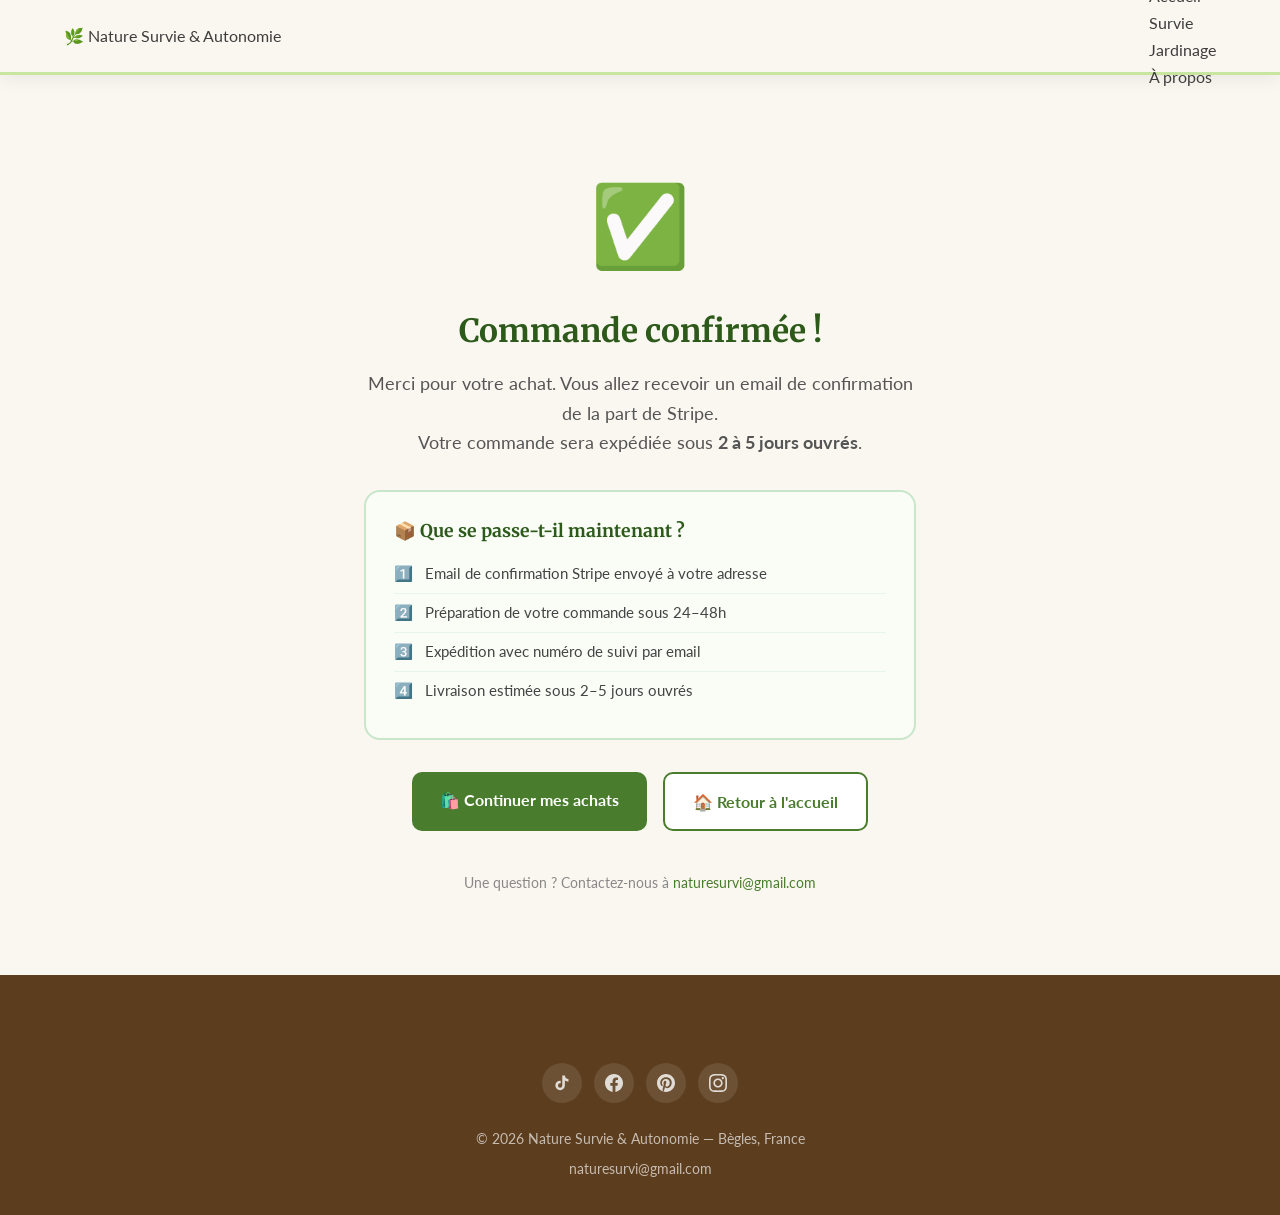
<file: merci.html>
﻿<!DOCTYPE html>
<html lang="fr">
<head>
  <meta charset="UTF-8">
  <meta name="p:domain_verify" content="f501da8deca8d6b8e9e60171061b9259"/>
    <meta name="viewport" content="width=device-width, initial-scale=1.0">
  <meta name="robots" content="noindex, follow">
  <meta name="description" content="Votre commande est confirmée. Le récapitulatif arrive par email et l'expédition intervient sous 2 à 5 jours ouvrés.">
  <link rel="canonical" href="https://naturesurvie.net/merci.html">
  <link rel="icon" type="image/png" sizes="192x192" href="/img/favicon-192.png">
  <link rel="apple-touch-icon" href="/img/favicon-192.png">
    <!-- Facebook Pixel Code -->
  <script>!function(f,b,e,v,n,t,s){if(f.fbq)return;n=f.fbq=function(){n.callMethod?n.callMethod.apply(n,arguments):n.queue.push(arguments)};if(!f._fbq)f._fbq=n;n.push=n;n.loaded=!0;n.version='2.0';n.queue=[];t=b.createElement(e);t.async=!0;t.src=v;s=b.getElementsByTagName(e)[0];s.parentNode.insertBefore(t,s)}(window,document,'script','https://connect.facebook.net/en_US/fbevents.js'); fbq('init', '1619731299084796'); fbq('track', 'PageView');</script>
  <noscript><img height="1" width="1" src="https://www.facebook.com/tr?id=1619731299084796&ev=PageView&noscript=1"/></noscript>
  <!-- End Facebook Pixel Code --><title>Commande confirmée — Nature Survie & Autonomie</title>
  <link rel="preconnect" href="https://fonts.googleapis.com">
  <link href="https://fonts.googleapis.com/css2?family=Merriweather:wght@400;700;900&family=Nunito:wght@400;600;700;800&display=swap" rel="stylesheet">
  <link rel="stylesheet" href="css/style.css">
  <style>
    .merci-page {
      max-width: 680px;
      margin: 80px auto;
      padding: 0 5%;
      text-align: center;
    }
    .merci-icon {
      font-size: 5rem;
      margin-bottom: 20px;
      animation: pop 0.5s ease;
    }
    @keyframes pop {
      0% { transform: scale(0); opacity: 0; }
      80% { transform: scale(1.15); }
      100% { transform: scale(1); opacity: 1; }
    }
    .merci-title {
      font-family: 'Merriweather', serif;
      font-size: 2rem;
      color: var(--vert-fonce, #2d5a1b);
      margin-bottom: 16px;
    }
    .merci-subtitle {
      font-size: 1.1rem;
      color: #555;
      margin-bottom: 32px;
      line-height: 1.7;
    }
    .merci-card {
      background: #f9fdf6;
      border: 2px solid #c8e6c9;
      border-radius: 16px;
      padding: 28px;
      margin-bottom: 32px;
      text-align: left;
    }
    .merci-card h3 {
      font-family: 'Merriweather', serif;
      color: var(--vert-fonce, #2d5a1b);
      margin-bottom: 12px;
      font-size: 1.1rem;
    }
    .merci-card ul {
      list-style: none;
      padding: 0;
      margin: 0;
    }
    .merci-card ul li {
      padding: 6px 0;
      border-bottom: 1px solid #e8f5e9;
      font-size: 0.95rem;
      color: #444;
    }
    .merci-card ul li:last-child { border-bottom: none; }
    .merci-card ul li span { margin-right: 8px; }
    .merci-btns {
      display: flex;
      gap: 16px;
      justify-content: center;
      flex-wrap: wrap;
    }
    .btn-merci-primary {
      background: var(--vert-moyen, #4a7c2d);
      color: white;
      padding: 14px 28px;
      border-radius: 10px;
      text-decoration: none;
      font-weight: 700;
      font-size: 1rem;
      transition: background 0.2s;
    }
    .btn-merci-primary:hover { background: #2d5a1b; }
    .btn-merci-secondary {
      background: white;
      color: var(--vert-moyen, #4a7c2d);
      padding: 14px 28px;
      border-radius: 10px;
      text-decoration: none;
      font-weight: 700;
      font-size: 1rem;
      border: 2px solid var(--vert-moyen, #4a7c2d);
      transition: all 0.2s;
    }
    .btn-merci-secondary:hover { background: #f0f7ec; }
    .merci-contact {
      margin-top: 40px;
      font-size: 0.9rem;
      color: #888;
    }
    .merci-contact a { color: var(--vert-moyen, #4a7c2d); }
  </style>

  <!-- TikTok Pixel Code Start -->
  <script>
  !function (w, d, t) {
    w.TiktokAnalyticsObject=t;var ttq=w[t]=w[t]||[];ttq.methods=["page","track","identify","instances","debug","on","off","once","ready","alias","group","enableCookie","disableCookie","holdConsent","revokeConsent","grantConsent"],ttq.setAndDefer=function(t,e){t[e]=function(){t.push([e].concat(Array.prototype.slice.call(arguments,0)))}};for(var i=0;i<ttq.methods.length;i++)ttq.setAndDefer(ttq,ttq.methods[i]);ttq.instance=function(t){for(var e=ttq._i[t]||[],n=0;n<ttq.methods.length;n++)ttq.setAndDefer(e,ttq.methods[n]);return e},ttq.load=function(e,n){var r="https://analytics.tiktok.com/i18n/pixel/events.js",o=n&&n.partner;ttq._i=ttq._i||{},ttq._i[e]=[],ttq._i[e]._u=r,ttq._t=ttq._t||{},ttq._t[e]=+new Date,ttq._o=ttq._o||{},ttq._o[e]=n||{};n=document.createElement("script");n.type="text/javascript",n.async=!0,n.src=r+"?sdkid="+e+"&lib="+t;e=document.getElementsByTagName("script")[0];e.parentNode.insertBefore(n,e)};
    ttq.load('D88TMA3C77UFPET8DG4G');
    ttq.page();
    ttq.track('CompletePayment', {
      value: 0,
      currency: 'EUR'
    });
  }(window, document, 'ttq');
  </script>
  <!-- TikTok Pixel Code End -->
</head>
<body>

  <!-- NAVBAR -->
  <nav class="navbar">
    <div class="nav-container">
      <a class="nav-brand" href="index.html">🌿 Nature Survie & Autonomie</a>
      <ul class="nav-links">
        <li><a href="index.html">Accueil</a></li>
        <li><a href="catalogue.html">Survie</a></li>
        <li><a href="jardinage.html">Jardinage</a></li>
        <li><a href="about.html">À propos</a></li>
      </ul>
    </div>
  </nav>

  <div class="merci-page">
    <div class="merci-icon">✅</div>
    <h1 class="merci-title">Commande confirmée !</h1>
    <p class="merci-subtitle">
      Merci pour votre achat. Vous allez recevoir un email de confirmation de la part de Stripe.<br>
      Votre commande sera expédiée sous <strong>2 à 5 jours ouvrés</strong>.
    </p>

    <div class="merci-card">
      <h3>📦 Que se passe-t-il maintenant ?</h3>
      <ul>
        <li><span>1️⃣</span> Email de confirmation Stripe envoyé à votre adresse</li>
        <li><span>2️⃣</span> Préparation de votre commande sous 24–48h</li>
        <li><span>3️⃣</span> Expédition avec numéro de suivi par email</li>
        <li><span>4️⃣</span> Livraison estimée sous 2–5 jours ouvrés</li>
      </ul>
    </div>

    <div class="merci-btns">
      <a href="catalogue.html" class="btn-merci-primary">🛍️ Continuer mes achats</a>
      <a href="index.html" class="btn-merci-secondary">🏠 Retour à l'accueil</a>
    </div>

    <p class="merci-contact">
      Une question ? Contactez-nous à <a href="mailto:naturesurvi@gmail.com">naturesurvi@gmail.com</a>
    </p>
  </div>

  <!-- Facebook Pixel Purchase Event -->
  <script>
    fbq('track', 'Purchase', {currency: 'EUR', value: 0});
  </script>

  <!-- FOOTER -->
  <footer class="footer">
    <div class="footer-container">
      <div class="footer-social">
        <a href="https://www.tiktok.com/@nature_survie_fr" target="_blank" rel="noopener" aria-label="TikTok">
          <svg viewBox="0 0 24 24" xmlns="http://www.w3.org/2000/svg"><path d="M19.59 6.69a4.83 4.83 0 0 1-3.77-4.25V2h-3.45v13.67a2.89 2.89 0 0 1-2.88 2.5 2.89 2.89 0 0 1-2.89-2.89 2.89 2.89 0 0 1 2.89-2.89c.28 0 .54.04.79.1V9.01a6.33 6.33 0 0 0-.79-.05 6.34 6.34 0 0 0-6.34 6.34 6.34 6.34 0 0 0 6.34 6.34 6.34 6.34 0 0 0 6.33-6.34V8.69a8.18 8.18 0 0 0 4.78 1.52V6.75a4.85 4.85 0 0 1-1.01-.06z"/></svg>
        </a>
        <a href="https://www.facebook.com/profile.php?id=61590042560546" target="_blank" rel="noopener" aria-label="Facebook">
          <svg viewBox="0 0 24 24" xmlns="http://www.w3.org/2000/svg"><path d="M24 12.073c0-6.627-5.373-12-12-12s-12 5.373-12 12c0 5.99 4.388 10.954 10.125 11.854v-8.385H7.078v-3.47h3.047V9.43c0-3.007 1.792-4.669 4.533-4.669 1.312 0 2.686.235 2.686.235v2.953H15.83c-1.491 0-1.956.925-1.956 1.874v2.25h3.328l-.532 3.47h-2.796v8.385C19.612 23.027 24 18.062 24 12.073z"/></svg>
        </a>
        <a href="https://www.pinterest.fr/naturesurvi/" target="_blank" rel="noopener" aria-label="Pinterest">
          <svg viewBox="0 0 24 24" xmlns="http://www.w3.org/2000/svg"><path d="M12 0C5.373 0 0 5.373 0 12c0 5.084 3.163 9.426 7.627 11.174-.105-.949-.2-2.405.042-3.441.218-.937 1.407-5.965 1.407-5.965s-.359-.719-.359-1.782c0-1.668.967-2.914 2.171-2.914 1.023 0 1.518.769 1.518 1.69 0 1.029-.655 2.568-.994 3.995-.283 1.194.599 2.169 1.777 2.169 2.133 0 3.772-2.249 3.772-5.495 0-2.873-2.064-4.882-5.012-4.882-3.414 0-5.418 2.561-5.418 5.207 0 1.031.397 2.138.893 2.738a.36.36 0 0 1 .083.345l-.333 1.36c-.053.22-.174.267-.402.161-1.499-.698-2.436-2.889-2.436-4.649 0-3.785 2.75-7.262 7.929-7.262 4.163 0 7.398 2.967 7.398 6.931 0 4.136-2.607 7.464-6.227 7.464-1.216 0-2.359-.632-2.75-1.378l-.748 2.853c-.271 1.043-1.002 2.35-1.492 3.146C9.57 23.812 10.763 24 12 24c6.627 0 12-5.373 12-12S18.627 0 12 0z"/></svg>
        </a>
        <!-- Instagram -->
        <a href="https://www.instagram.com/naturesurvi/" target="_blank" rel="noopener" aria-label="Instagram">
          <svg viewBox="0 0 24 24" xmlns="http://www.w3.org/2000/svg"><path d="M12 2.163c3.204 0 3.584.012 4.85.07 3.252.148 4.771 1.691 4.919 4.919.058 1.265.069 1.645.069 4.849 0 3.205-.012 3.584-.069 4.849-.149 3.225-1.664 4.771-4.919 4.919-1.266.058-1.644.07-4.85.07-3.204 0-3.584-.012-4.849-.07-3.26-.149-4.771-1.699-4.919-4.92-.058-1.265-.07-1.644-.07-4.849 0-3.204.013-3.583.07-4.849.149-3.227 1.664-4.771 4.919-4.919 1.266-.057 1.645-.069 4.849-.069zm0-2.163c-3.259 0-3.667.014-4.947.072-4.358.2-6.78 2.618-6.98 6.98-.059 1.281-.073 1.689-.073 4.948 0 3.259.014 3.668.072 4.948.2 4.358 2.618 6.78 6.98 6.98 1.281.058 1.689.072 4.948.072 3.259 0 3.668-.014 4.948-.072 4.354-.2 6.782-2.618 6.979-6.98.059-1.28.073-1.689.073-4.948 0-3.259-.014-3.667-.072-4.947-.196-4.354-2.617-6.78-6.979-6.98-1.281-.059-1.69-.073-4.949-.073zm0 5.838c-3.403 0-6.162 2.759-6.162 6.162s2.759 6.163 6.162 6.163 6.162-2.759 6.162-6.163c0-3.403-2.759-6.162-6.162-6.162zm0 10.162c-2.209 0-4-1.79-4-4 0-2.209 1.791-4 4-4s4 1.791 4 4c0 2.21-1.791 4-4 4zm6.406-11.845c-.796 0-1.441.645-1.441 1.44s.645 1.44 1.441 1.44c.795 0 1.439-.645 1.439-1.44s-.644-1.44-1.439-1.44z"/></svg>
        </a>
      </div>
      <p>© 2026 Nature Survie & Autonomie — Bègles, France</p>
      <p><a href="mailto:naturesurvi@gmail.com">naturesurvi@gmail.com</a></p>
    </div>
  </footer>

</body>
</html>
</file>
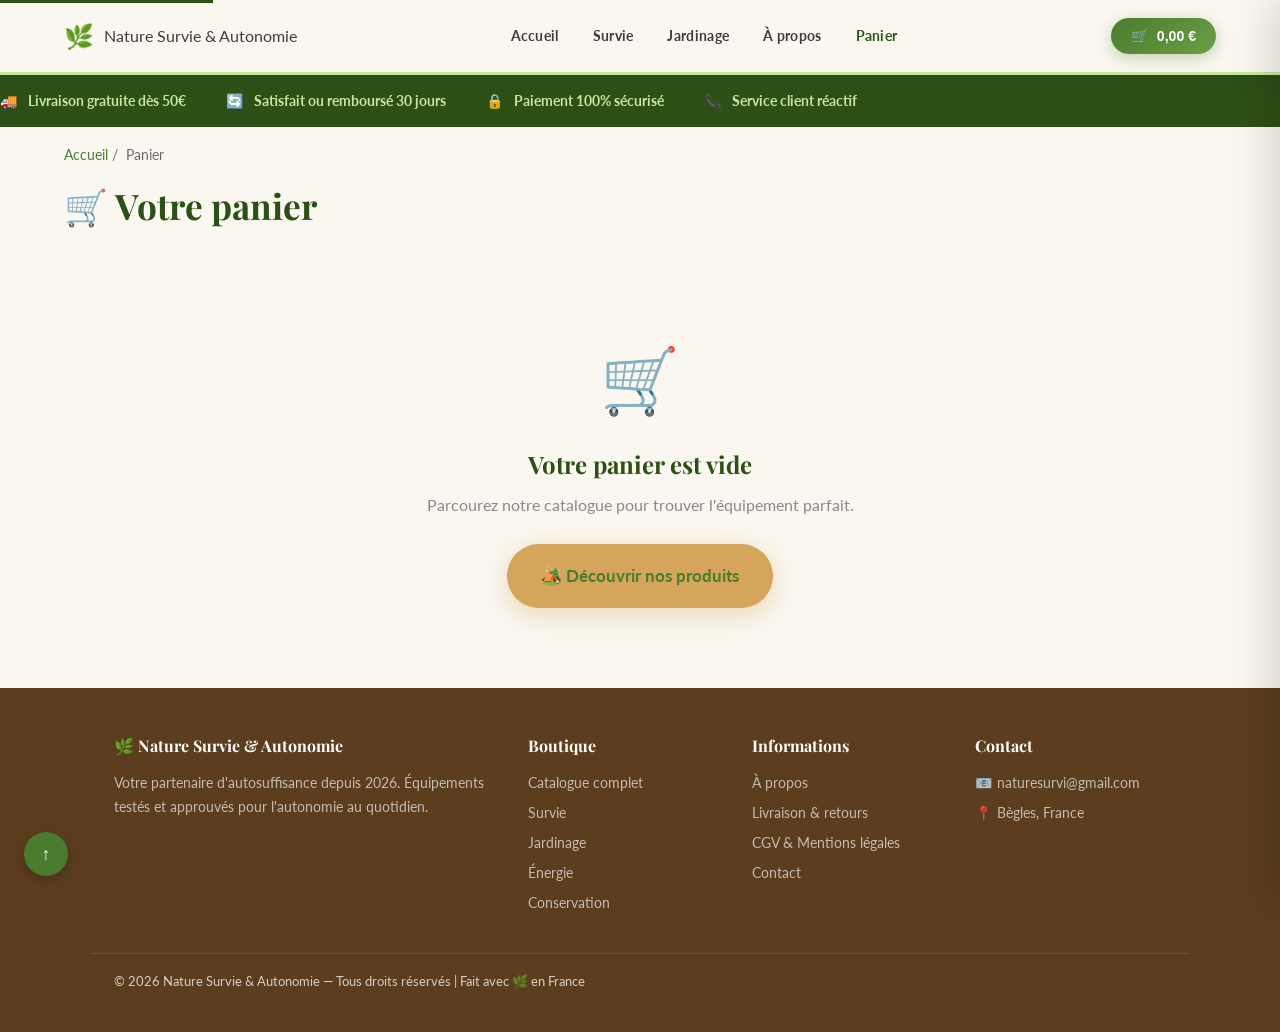
<file: panier.html>
﻿<!DOCTYPE html>
<html lang="fr">
<head>
  <meta charset="UTF-8">
  <meta name="p:domain_verify" content="f501da8deca8d6b8e9e60171061b9259"/>
    <meta name="viewport" content="width=device-width, initial-scale=1.0">
  <meta name="description" content="Votre panier — Nature Survie &amp; Autonomie. Vérifiez vos articles et passez commande.">
  <meta name="robots" content="noindex, follow">
  <link rel="canonical" href="https://naturesurvie.net/panier.html">
  <link rel="icon" type="image/png" sizes="192x192" href="/img/favicon-192.png">
  <link rel="apple-touch-icon" href="/img/favicon-192.png">

  <meta property="og:title" content="Panier — Nature Survie &amp; Autonomie">
  <meta property="og:description" content="Consultez votre panier et finalisez votre commande.">
  <meta property="og:type" content="website">

    <!-- Facebook Pixel Code -->
  <script>!function(f,b,e,v,n,t,s){if(f.fbq)return;n=f.fbq=function(){n.callMethod?n.callMethod.apply(n,arguments):n.queue.push(arguments)};if(!f._fbq)f._fbq=n;n.push=n;n.loaded=!0;n.version='2.0';n.queue=[];t=b.createElement(e);t.async=!0;t.src=v;s=b.getElementsByTagName(e)[0];s.parentNode.insertBefore(t,s)}(window,document,'script','https://connect.facebook.net/en_US/fbevents.js'); fbq('init', '1619731299084796'); fbq('track', 'PageView');</script>
  <noscript><img height="1" width="1" src="https://www.facebook.com/tr?id=1619731299084796&ev=PageView&noscript=1"/></noscript>
  <!-- End Facebook Pixel Code --><title>Panier — Nature Survie &amp; Autonomie</title>

  <link rel="preconnect" href="https://fonts.googleapis.com">
  <link rel="preconnect" href="https://fonts.gstatic.com" crossorigin>
  <link href="https://fonts.googleapis.com/css2?family=Merriweather:wght@400;700;900&family=Nunito:wght@400;600;700;800&display=swap" rel="stylesheet">
  <link rel="stylesheet" href="css/style.css">

  <!-- TikTok Pixel Code Start -->
  <script>
  !function (w, d, t) {
    w.TiktokAnalyticsObject=t;var ttq=w[t]=w[t]||[];ttq.methods=["page","track","identify","instances","debug","on","off","once","ready","alias","group","enableCookie","disableCookie","holdConsent","revokeConsent","grantConsent"],ttq.setAndDefer=function(t,e){t[e]=function(){t.push([e].concat(Array.prototype.slice.call(arguments,0)))}};for(var i=0;i<ttq.methods.length;i++)ttq.setAndDefer(ttq,ttq.methods[i]);ttq.instance=function(t){for(var e=ttq._i[t]||[],n=0;n<ttq.methods.length;n++)ttq.setAndDefer(e,ttq.methods[n]);return e},ttq.load=function(e,n){var r="https://analytics.tiktok.com/i18n/pixel/events.js",o=n&&n.partner;ttq._i=ttq._i||{},ttq._i[e]=[],ttq._i[e]._u=r,ttq._t=ttq._t||{},ttq._t[e]=+new Date,ttq._o=ttq._o||{},ttq._o[e]=n||{};n=document.createElement("script");n.type="text/javascript",n.async=!0,n.src=r+"?sdkid="+e+"&lib="+t;e=document.getElementsByTagName("script")[0];e.parentNode.insertBefore(n,e)};
    ttq.load('D88TMA3C77UFPET8DG4G');
    ttq.page();
  }(window, document, 'ttq');
  </script>
  <!-- TikTok Pixel Code End -->
</head>
<body>
  <a href="#main-content" class="skip-link">Aller au contenu principal</a>


  <!-- Navbar -->
  <header class="navbar" role="banner">
    <div class="navbar-inner">
      <a href="index.html" class="logo" aria-label="Nature Survie &amp; Autonomie — Accueil">
        <span class="logo-emoji">🌿</span>
        <span>Nature Survie &amp; Autonomie</span>
      </a>
      <nav id="main-nav" class="main-nav" role="navigation" aria-label="Navigation principale">
        <a href="index.html">Accueil</a>
        <a href="catalogue.html">Survie</a>
        <a href="jardinage.html">Jardinage</a>
        <a href="about.html">À propos</a>
        <a href="panier.html" class="active">Panier</a>
      </nav>
      <div class="nav-right">
        <button class="cart-btn" onclick="Cart.toggleDrawer()" aria-label="Ouvrir le panier">
          🛒 <span class="cart-total-nav">0,00 €</span>
          <span class="cart-count" aria-live="polite">0</span>
        </button>
        <button class="burger-menu" onclick="toggleMobileMenu()" aria-label="Menu" aria-expanded="false">
          <span></span><span></span><span></span>
        </button>
      </div>
    </div>
  </header>

  <!-- Trust Bar -->
  <div class="trust-bar">
    <div class="trust-bar-inner">
      <div class="trust-item"><span class="trust-item-emoji">🚚</span> Livraison gratuite dès 50€</div>
      <div class="trust-item"><span class="trust-item-emoji">🔄</span> Satisfait ou remboursé 30 jours</div>
      <div class="trust-item"><span class="trust-item-emoji">🔒</span> Paiement 100% sécurisé</div>
      <div class="trust-item"><span class="trust-item-emoji">📞</span> Service client réactif</div>
    </div>
  </div>

  <main id="main-content">
    <!-- Breadcrumbs -->
    <nav class="breadcrumbs" aria-label="Fil d'Ariane">
      <ol>
        <li><a href="index.html">Accueil</a></li>
        <li>Panier</li>
      </ol>
    </nav>

    <section class="cart-page" aria-label="Panier">
      <div class="container">
        <h1 class="section-title">🛒 Votre panier</h1>
        <p class="section-subtitle" id="cart-page-subtitle">Vérifiez vos articles avant de commander</p>
      </div>
      <div id="cart-page-content">
        <!-- Rendered by JS -->
      </div>
    </section>
  </main>

  <!-- Footer -->
  <footer class="site-footer" role="contentinfo">
    <div class="footer-grid">
      <div class="footer-col">
        <h4>🌿 Nature Survie &amp; Autonomie</h4>
        <p>Votre partenaire d'autosuffisance depuis 2026. Équipements testés et approuvés pour l'autonomie au quotidien.</p>
      </div>
      <div class="footer-col">
        <h4>Boutique</h4>
        <a href="catalogue.html">Catalogue complet</a>
        <a href="catalogue.html?cat=Survie">Survie</a>
        <a href="jardinage.html">Jardinage</a>
        <a href="catalogue.html?cat=Énergie">Énergie</a>
        <a href="catalogue.html?cat=Conservation">Conservation</a>
      </div>
      <div class="footer-col">
        <h4>Informations</h4>
        <a href="about.html">À propos</a>
        <a href="cgv.html#livraison">Livraison & retours</a>
        <a href="cgv.html">CGV & Mentions légales</a>
        <a href="about.html#contact">Contact</a>
      </div>
      <div class="footer-col">
        <h4>Contact</h4>
        <p>📧 naturesurvi@gmail.com</p>
        <p>📍 Bègles, France</p>
      </div>
    </div>
    <div class="footer-bottom">
      <p>© 2026 Nature Survie &amp; Autonomie — Tous droits réservés | Fait avec 🌿 en France</p>
    </div>
  </footer>

  <!-- Cart Drawer -->
  <div id="drawer-overlay" class="drawer-overlay" onclick="Cart.toggleDrawer()"></div>
  <aside id="cart-drawer" class="cart-drawer" role="complementary" aria-label="Panier">
    <div class="drawer-header">
      <h3>🛒 Votre panier</h3>
      <button class="drawer-close" onclick="Cart.toggleDrawer()" aria-label="Fermer le panier">&times;</button>
    </div>
    <div class="drawer-items" id="drawer-items"></div>
    <div id="drawer-empty" class="drawer-empty" style="display:none;">
      <span class="empty-icon">🛒</span>
      <p>Votre panier est vide</p>
      <a href="catalogue.html" class="btn btn-primary" style="margin-top:1rem;">Découvrir nos produits</a>
    </div>
    <div id="drawer-footer" class="drawer-footer" style="display:none;">
      <div class="drawer-subtotal">
        <span>Sous-total</span>
        <span id="drawer-subtotal">0,00 €</span>
      </div>
      <a href="panier.html" class="btn btn-primary">Voir le panier complet</a>
    </div>
  </aside>

  <!-- Product Modal -->
  <div id="product-modal" class="product-modal"></div>

  <!-- Back to top -->
  <button id="back-to-top" aria-label="Retour en haut">↑</button>

  <style>
  .cart-layout { display:grid; grid-template-columns:1fr 360px; gap:32px; max-width:1100px; margin:0 auto; padding:0 5% 60px; align-items:start; }
  @media(max-width:860px){.cart-layout{grid-template-columns:1fr;}}
  .cart-items-list{display:flex;flex-direction:column;gap:14px;}
  .cart-item{display:grid;grid-template-columns:110px 1fr auto auto;gap:16px;align-items:center;background:white;border-radius:16px;padding:16px;box-shadow:0 2px 12px rgba(0,0,0,.07);transition:box-shadow .2s;}
  .cart-item:hover{box-shadow:0 4px 20px rgba(0,0,0,.12);}
  @media(max-width:580px){.cart-item{grid-template-columns:80px 1fr;gap:12px;}.cart-item-total{grid-column:2;text-align:left;}.cart-item-remove{grid-column:2;}}
  .cart-item-img{width:110px;height:110px;object-fit:cover;border-radius:12px;background:#f5f0e8;}
  @media(max-width:580px){.cart-item-img{width:80px;height:80px;}}
  .cart-item-info{display:flex;flex-direction:column;gap:5px;}
  .cart-item-info .product-category{font-size:.72rem;font-weight:700;text-transform:uppercase;letter-spacing:1px;color:#4a7c2d;}
  .cart-item-info h3{font-size:.95rem;font-weight:700;color:#2d5016;margin:0;line-height:1.3;}
  .cart-item-info .item-price{font-size:1.05rem;font-weight:800;color:#2d5016;}
  .cart-item-qty{display:flex;align-items:center;gap:4px;margin-top:4px;}
  .cart-item-qty .qty-btn{width:30px;height:30px;border:2px solid #ddd;border-radius:8px;background:#f5f0e8;font-size:1rem;font-weight:700;cursor:pointer;color:#2d5016;display:flex;align-items:center;justify-content:center;padding:0;transition:background .15s;}
  .cart-item-qty .qty-btn:hover{background:#e0d9c8;}
  .cart-item-qty input{width:44px;height:30px;text-align:center;border:2px solid #ddd;border-radius:8px;font-size:.9rem;font-weight:700;color:#333;}
  .cart-item-info .item-shipping{font-size:.75rem;color:#aaa;margin-top:2px;}
  .cart-item-total{font-size:1.05rem;font-weight:800;color:#2d5016;white-space:nowrap;text-align:right;min-width:64px;}
  .cart-item-remove{background:none;border:none;cursor:pointer;font-size:1.2rem;color:#ccc;padding:6px;border-radius:8px;transition:color .2s,background .2s;}
  .cart-item-remove:hover{color:#e53e3e;background:#fff5f5;}
  .cart-clear-btn{background:none;border:2px solid #e5e7eb;color:#9ca3af;padding:9px 18px;border-radius:10px;font-size:.82rem;cursor:pointer;font-family:'Nunito',sans-serif;transition:all .2s;}
  .cart-clear-btn:hover{border-color:#e53e3e;color:#e53e3e;}
  .cart-summary{background:white;border-radius:20px;padding:26px;box-shadow:0 4px 24px rgba(0,0,0,.09);position:sticky;top:90px;}
  .cart-summary h2{font-size:1.05rem;font-weight:800;color:#2d5016;margin:0 0 18px;padding-bottom:14px;border-bottom:2px solid #f0ece0;}
  .summary-row{display:flex;justify-content:space-between;align-items:center;padding:7px 0;font-size:.9rem;color:#555;}
  .summary-row span:last-child{font-weight:600;color:#333;}
  .summary-divider{border:none;border-top:2px solid #f0ece0;margin:12px 0;}
  .summary-total{display:flex;justify-content:space-between;align-items:center;font-size:1.05rem;font-weight:800;color:#2d5016;margin-bottom:18px;}
  .summary-total span:last-child{font-size:1.25rem;}
  .free-shipping-bar{background:#f0faf0;border:1.5px solid #a8d672;border-radius:10px;padding:9px 13px;font-size:.8rem;color:#2d5016;margin:10px 0;font-weight:600;line-height:1.4;}
  .btn-commander{display:block;width:100%;background:linear-gradient(135deg,#e8622a,#c94e1e);color:white;border:none;padding:15px;border-radius:14px;font-size:1rem;font-weight:800;cursor:pointer;font-family:'Nunito',sans-serif;transition:transform .15s,box-shadow .15s;box-shadow:0 4px 16px rgba(232,98,42,.3);text-align:center;margin-bottom:10px;}
  .btn-commander:hover:not(:disabled){transform:translateY(-2px);box-shadow:0 6px 24px rgba(232,98,42,.4);}
  .btn-commander:disabled{background:#ccc;cursor:not-allowed;box-shadow:none;}
  .btn-continue{display:block;width:100%;text-align:center;background:#f5f0e8;color:#2d5016;border:2px solid #d4c9a8;padding:11px;border-radius:12px;font-size:.88rem;font-weight:700;text-decoration:none;transition:background .15s;}
  .btn-continue:hover{background:#e8dfc8;}
  .cart-secure{margin-top:15px;padding-top:14px;border-top:1px solid #f0ece0;font-size:.76rem;color:#aaa;line-height:1.9;}
  .cart-empty{text-align:center;padding:80px 20px;}
  .cart-empty .empty-icon{font-size:4rem;display:block;margin-bottom:16px;}
  .cart-empty h2{color:#2d5016;margin-bottom:10px;}
  .cart-empty p{color:#888;max-width:460px;margin:0 auto 26px;}
</style>

<script src="js/products.js"></script>
<script src="js/cart.js"></script>
<script>
  async function checkout() {
    const items = Cart.getItems();
    if (!items.length) return;
    const btn = document.getElementById('btn-commander');
    btn.disabled = true;
    btn.textContent = 'Redirection en cours...';
    const cartData = items.map(item => {
      const p = getProductById(item.id);
      if (!p) return null;
      return { id: p.id, name: p.name, price: p.price, image: (p.image && p.image.startsWith('http')) ? p.image : '', quantity: item.quantity };
    }).filter(Boolean);
    try {
      const resp = await fetch('/.netlify/functions/create-checkout', {
        method: 'POST',
        headers: { 'Content-Type': 'application/json' },
        body: JSON.stringify(cartData)
      });
      const data = await resp.json();
      if (data.url) {
        window.location.href = data.url;
      } else {
        throw new Error(data.error || 'Erreur inconnue');
      }
    } catch (err) {
      btn.disabled = false;
      btn.textContent = 'Erreur — Réessayer';
      setTimeout(() => { btn.disabled = false; btn.textContent = '💳 Commander'; }, 3000);
      console.error(err);
    }
  }

  function renderCartPage() {
    const container = document.getElementById('cart-page-content');
    const subtitle = document.getElementById('cart-page-subtitle');
    const items = Cart.getItems();
    if (items.length === 0) {
      subtitle.textContent = '';
      container.innerHTML = '<div class="cart-empty"><span class="empty-icon">🛒</span><h2>Votre panier est vide</h2><p>Parcourez notre catalogue pour trouver l\'équipement parfait.</p><a href="catalogue.html" class="btn btn-primary btn-lg">🏕️ Découvrir nos produits</a></div>';
      return;
    }
    const subtotal = Cart.getSubtotal();
    const shipping = Cart.getShippingCost();
    const total = Cart.getTotal();
    const freeLeft = subtotal < 50 ? 50 - subtotal : 0;
    const count = Cart.getCount();
    subtitle.textContent = count + ' article' + (count > 1 ? 's' : '') + ' dans votre panier';
    let itemsHtml = '';
    items.forEach(function(item) {
      const p = getProductById(item.id);
      if (!p) return;
      const lineTotal = p.price * item.quantity;
      itemsHtml += '<div class="cart-item">' +
        '<img src="' + p.image + '" alt="' + p.name + '" class="cart-item-img" loading="lazy">' +
        '<div class="cart-item-info">' +
          '<span class="product-category">' + p.category + '</span>' +
          '<h3>' + p.name + '</h3>' +
          '<span class="item-price">' + formatPrice(p.price) + '</span>' +
          '<div class="cart-item-qty">' +
            '<button class="qty-btn" onclick="Cart.updateQuantity(' + p.id + ',' + (item.quantity-1) + ')">−</button>' +
            '<input type="number" value="' + item.quantity + '" min="1" max="99" onchange="Cart.updateQuantity(' + p.id + ',parseInt(this.value))">' +
            '<button class="qty-btn" onclick="Cart.updateQuantity(' + p.id + ',' + (item.quantity+1) + ')">+</button>' +
          '</div>' +
          '<span class="item-shipping">📦 ' + p.shipping + '</span>' +
        '</div>' +
        '<div class="cart-item-total">' + formatPrice(lineTotal) + '</div>' +
        '<button class="cart-item-remove" onclick="Cart.removeItem(' + p.id + ')" title="Supprimer">🗑️</button>' +
      '</div>';
    });
    const freeShippingMsg = freeLeft > 0
      ? '🚚 Plus que <strong>' + formatPrice(freeLeft) + '</strong> pour la livraison gratuite !'
      : '✅ Livraison gratuite débloquée !';
    const shippingDisplay = shipping === 0 ? '<span style="color:#2d5016">✅ Gratuite</span>' : formatPrice(shipping);
    container.innerHTML =
      '<div class="cart-layout">' +
        '<div class="cart-items-list">' +
          itemsHtml +
          '<div style="text-align:right;margin-top:6px;"><button class="cart-clear-btn" onclick="if(confirm(\'Vider le panier ?\'))Cart.clear()">🗑️ Vider le panier</button></div>' +
        '</div>' +
        '<div class="cart-summary">' +
          '<h2>📋 Récapitulatif</h2>' +
          '<div class="summary-row"><span>Sous-total (' + count + ' art.)</span><span>' + formatPrice(subtotal) + '</span></div>' +
          '<div class="summary-row"><span>Livraison</span><span>' + shippingDisplay + '</span></div>' +
          '<div class="free-shipping-bar">' + freeShippingMsg + '</div>' +
          '<hr class="summary-divider">' +
          '<div class="summary-total"><span>Total TTC</span><span>' + formatPrice(total) + '</span></div>' +
          '<button id="btn-commander" class="btn-commander" onclick="checkout()">💳 Commander — ' + formatPrice(total) + '</button>' +
          '<a href="catalogue.html" class="btn-continue">← Continuer mes achats</a>' +
          '<div class="cart-secure">🔒 Paiement sécurisé par Stripe<br>🔄 Satisfait ou remboursé 30 jours<br>🚚 Livraison suivie</div>' +
        '</div>' +
      '</div>';
  }

  renderCartPage();
  window.addEventListener('scroll', function() {
    document.querySelector('.navbar').classList.toggle('scrolled', window.scrollY > 50);
  }, { passive: true });
</script>
  <script src="js/analytics.js"></script>
</body>
</html>
</file>
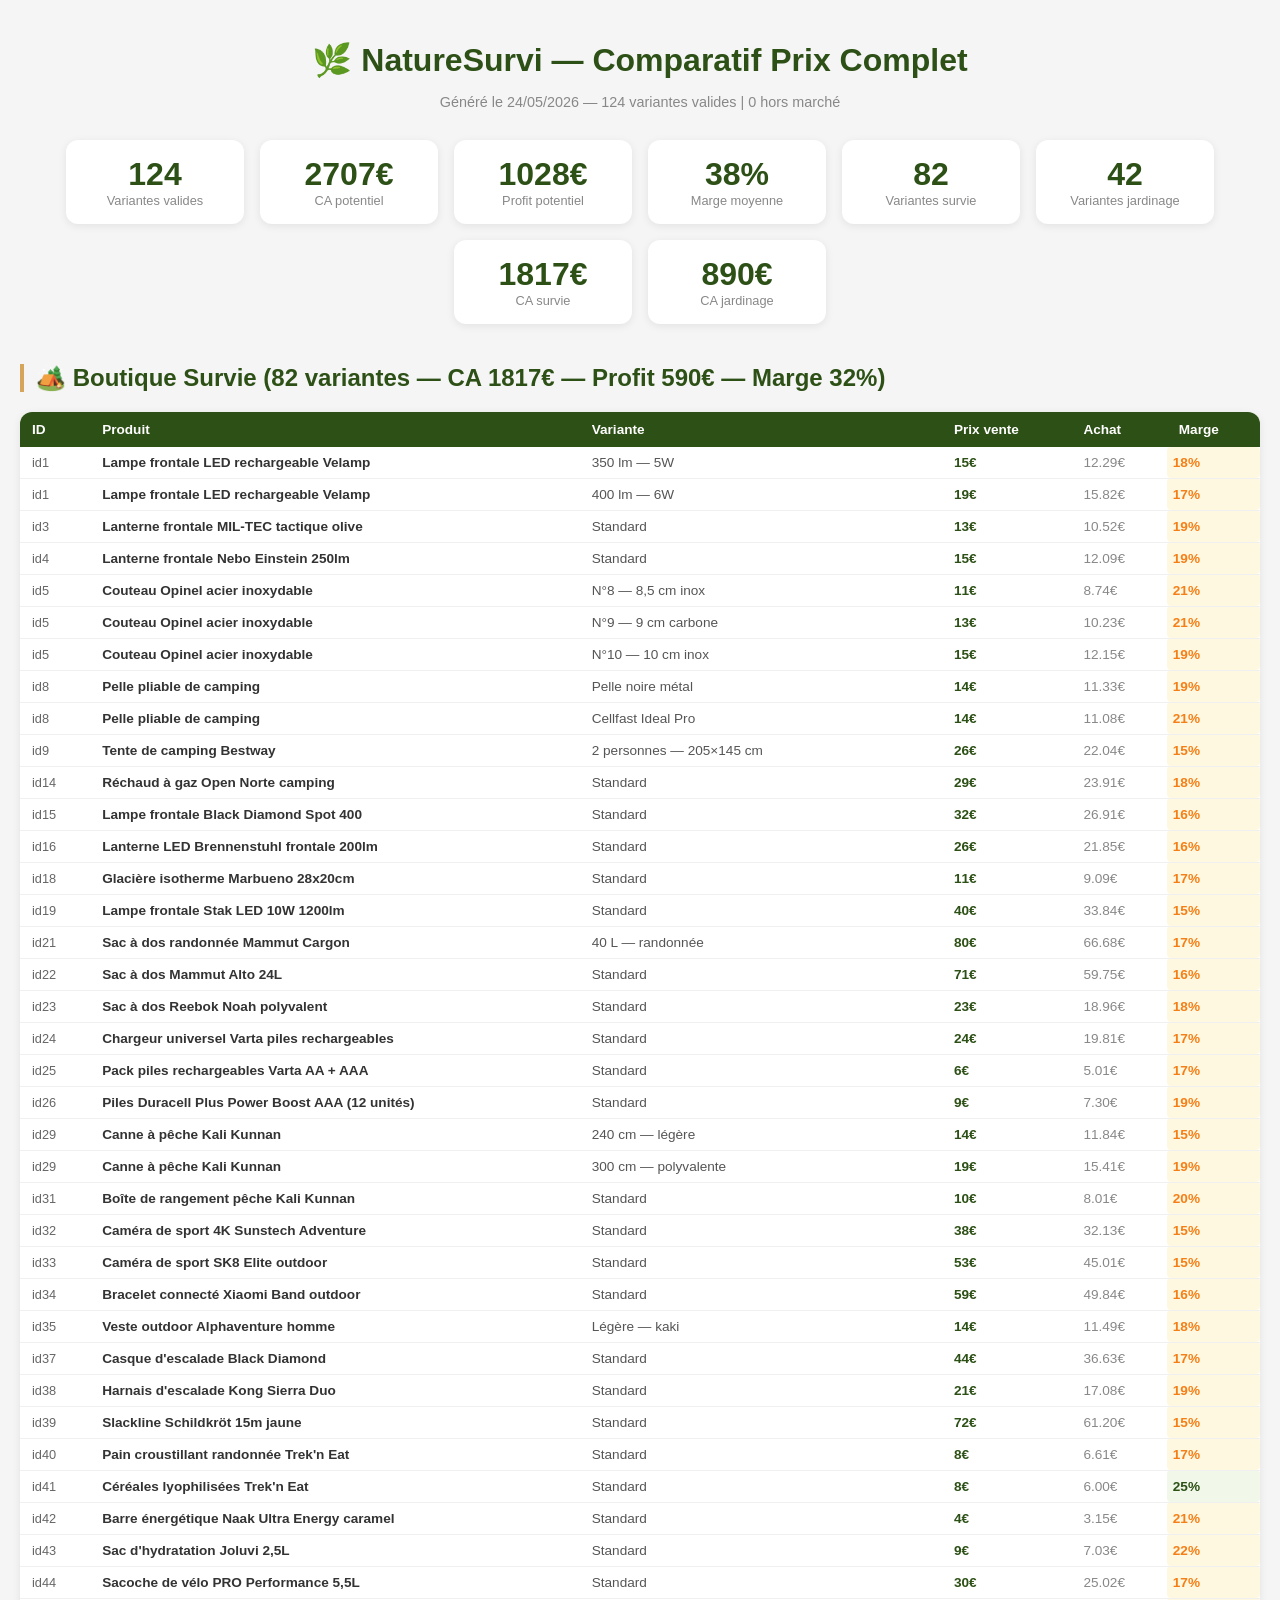
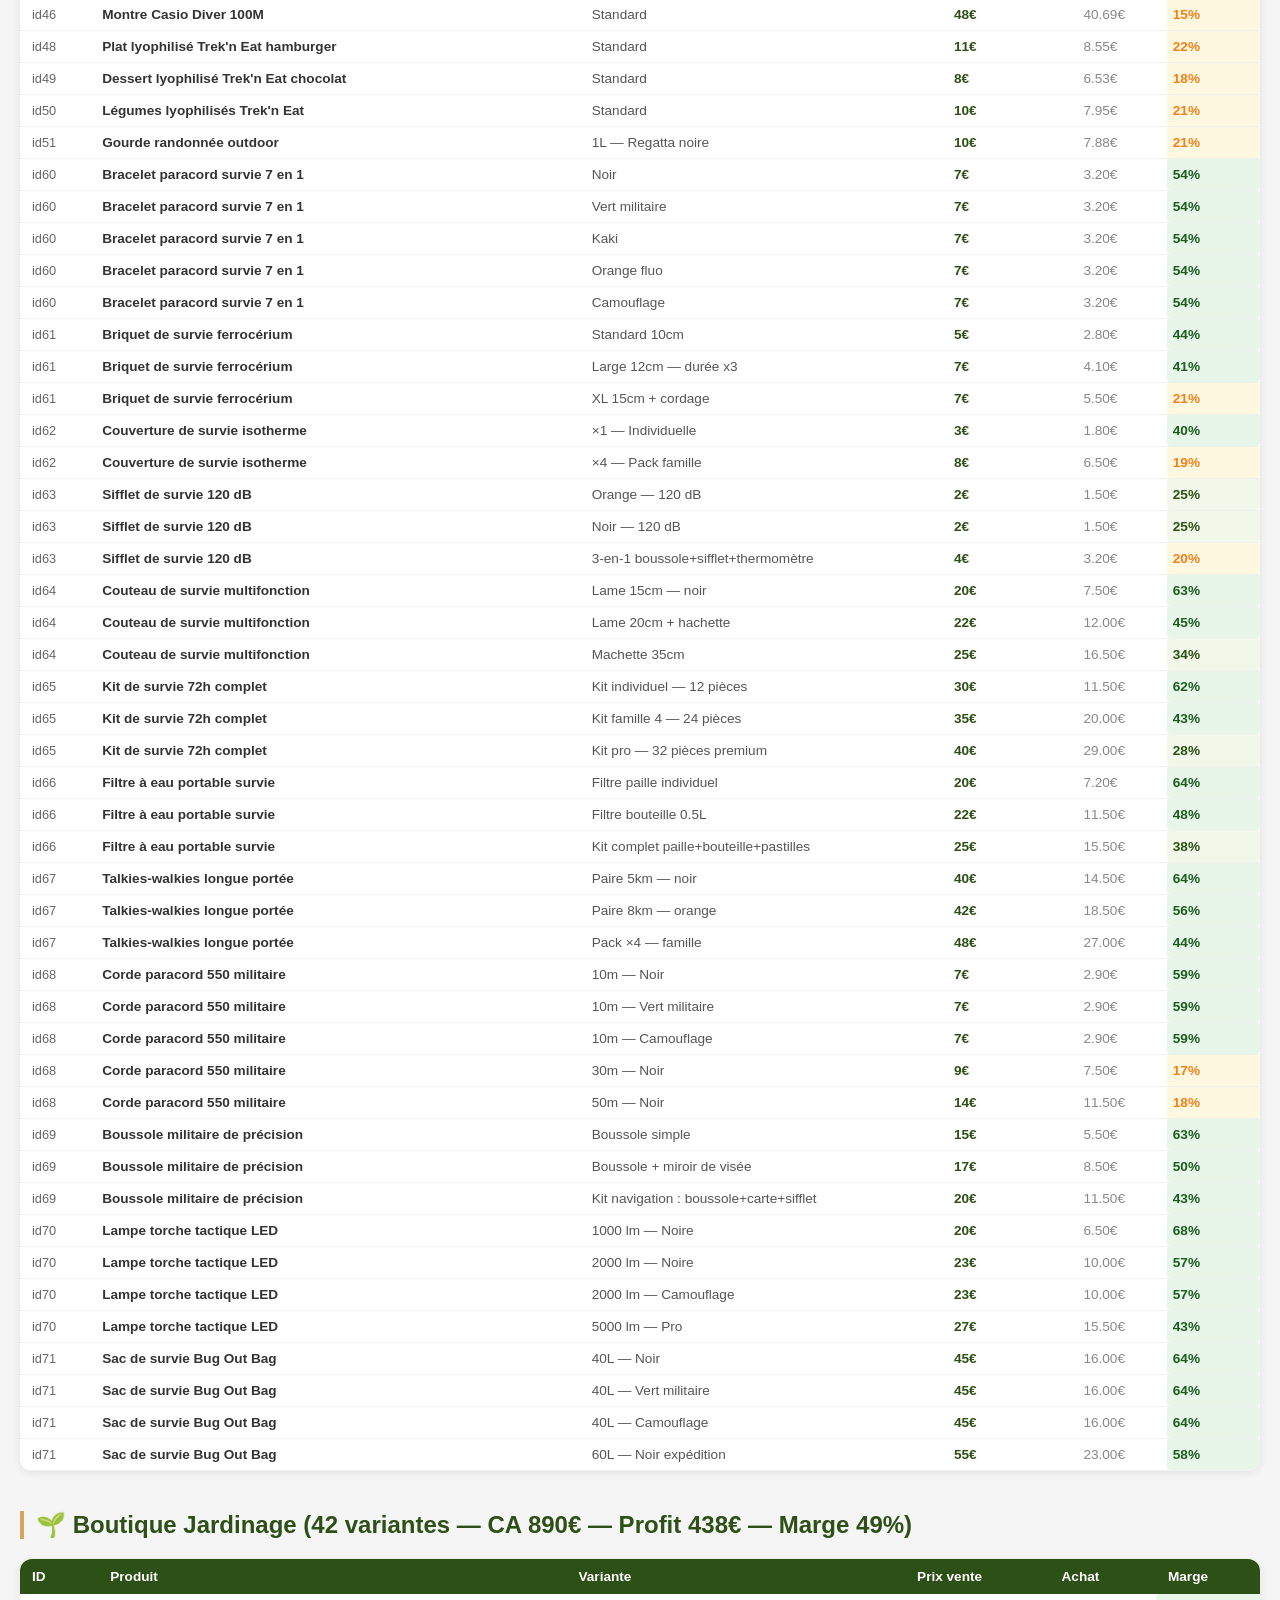
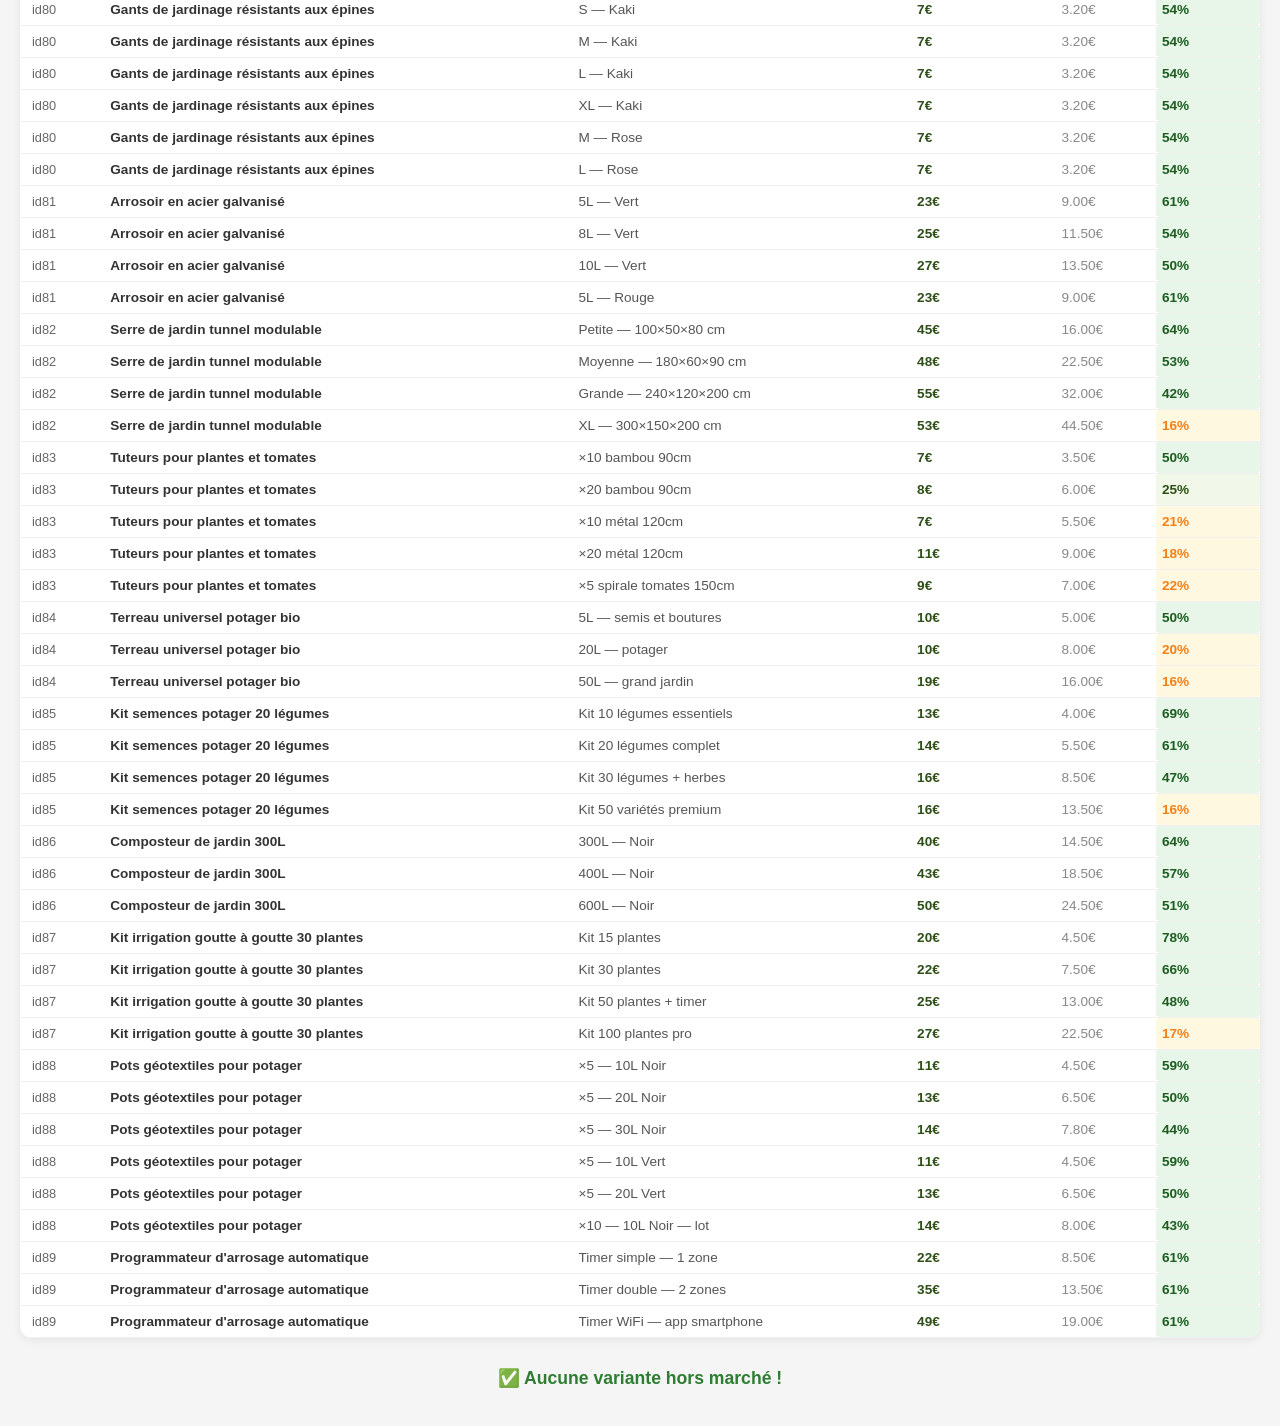
<file: Comparatifs/NatureSurvi_Comparatif_COMPLET.html>
<!DOCTYPE html>
<html lang="fr"><head><meta charset="UTF-8">
<meta name="robots" content="noindex, nofollow">
<title>NatureSurvi — Comparatif Prix Complet</title>
<style>
  body { font-family: 'Segoe UI', sans-serif; background: #f5f5f5; color: #333; margin: 0; padding: 20px; }
  h1 { color: #2d5016; text-align: center; margin-bottom: 4px; }
  .subtitle { text-align:center; color:#888; font-size:0.9rem; margin-bottom:30px; }
  .stats { display:flex; gap:16px; flex-wrap:wrap; justify-content:center; margin-bottom:30px; }
  .stat { background:white; border-radius:12px; padding:16px 24px; text-align:center; box-shadow:0 2px 8px rgba(0,0,0,0.08); min-width:130px; }
  .stat-num { font-size:2rem; font-weight:800; color:#2d5016; }
  .stat-lbl { font-size:0.8rem; color:#888; }
  h2 { color:#2d5016; border-left:4px solid #d4a55a; padding-left:12px; margin-top:40px; }
  table { width:100%; border-collapse:collapse; background:white; border-radius:12px; overflow:hidden; box-shadow:0 2px 8px rgba(0,0,0,0.08); margin-bottom:30px; }
  th { background:#2d5016; color:white; padding:10px 12px; text-align:left; font-size:0.85rem; }
  td { padding:8px 12px; border-bottom:1px solid #f0f0f0; font-size:0.85rem; }
  tr:hover td { background:#fafaf5; }
  .hm-table td { color:#c62828; }
  .hm-table th { background:#c62828; }
</style>
</head><body>
<h1>🌿 NatureSurvi — Comparatif Prix Complet</h1>
<p class="subtitle">Généré le 24/05/2026 — 124 variantes valides | 0 hors marché</p>

<div class="stats">
  <div class="stat"><div class="stat-num">124</div><div class="stat-lbl">Variantes valides</div></div>
  <div class="stat"><div class="stat-num">2707€</div><div class="stat-lbl">CA potentiel</div></div>
  <div class="stat"><div class="stat-num">1028€</div><div class="stat-lbl">Profit potentiel</div></div>
  <div class="stat"><div class="stat-num">38%</div><div class="stat-lbl">Marge moyenne</div></div>
  <div class="stat"><div class="stat-num">82</div><div class="stat-lbl">Variantes survie</div></div>
  <div class="stat"><div class="stat-num">42</div><div class="stat-lbl">Variantes jardinage</div></div>
  <div class="stat"><div class="stat-num">1817€</div><div class="stat-lbl">CA survie</div></div>
  <div class="stat"><div class="stat-num">890€</div><div class="stat-lbl">CA jardinage</div></div>
</div>

<h2>🏕️ Boutique Survie (82 variantes — CA 1817€ — Profit 590€ — Marge 32%)</h2>
<table>
  <thead><tr><th>ID</th><th>Produit</th><th>Variante</th><th>Prix vente</th><th>Achat</th><th>Marge</th></tr></thead>
  <tbody>
    <tr>
      <td style="color:#666;font-size:0.8rem;">id1</td>
      <td style="font-weight:600;">Lampe frontale LED rechargeable Velamp</td>
      <td style="color:#555;">350 lm — 5W</td>
      <td style="font-weight:700;color:#2d5016;">15€</td>
      <td style="color:#888;">12.29€</td>
      <td style="font-weight:700;color:#f57f17;background:#fff8e1;border-radius:4px;padding:2px 6px;">18%</td>
    </tr>
    <tr>
      <td style="color:#666;font-size:0.8rem;">id1</td>
      <td style="font-weight:600;">Lampe frontale LED rechargeable Velamp</td>
      <td style="color:#555;">400 lm — 6W</td>
      <td style="font-weight:700;color:#2d5016;">19€</td>
      <td style="color:#888;">15.82€</td>
      <td style="font-weight:700;color:#f57f17;background:#fff8e1;border-radius:4px;padding:2px 6px;">17%</td>
    </tr>
    <tr>
      <td style="color:#666;font-size:0.8rem;">id3</td>
      <td style="font-weight:600;">Lanterne frontale MIL-TEC tactique olive</td>
      <td style="color:#555;">Standard</td>
      <td style="font-weight:700;color:#2d5016;">13€</td>
      <td style="color:#888;">10.52€</td>
      <td style="font-weight:700;color:#f57f17;background:#fff8e1;border-radius:4px;padding:2px 6px;">19%</td>
    </tr>
    <tr>
      <td style="color:#666;font-size:0.8rem;">id4</td>
      <td style="font-weight:600;">Lanterne frontale Nebo Einstein 250lm</td>
      <td style="color:#555;">Standard</td>
      <td style="font-weight:700;color:#2d5016;">15€</td>
      <td style="color:#888;">12.09€</td>
      <td style="font-weight:700;color:#f57f17;background:#fff8e1;border-radius:4px;padding:2px 6px;">19%</td>
    </tr>
    <tr>
      <td style="color:#666;font-size:0.8rem;">id5</td>
      <td style="font-weight:600;">Couteau Opinel acier inoxydable</td>
      <td style="color:#555;">N°8 — 8,5 cm inox</td>
      <td style="font-weight:700;color:#2d5016;">11€</td>
      <td style="color:#888;">8.74€</td>
      <td style="font-weight:700;color:#f57f17;background:#fff8e1;border-radius:4px;padding:2px 6px;">21%</td>
    </tr>
    <tr>
      <td style="color:#666;font-size:0.8rem;">id5</td>
      <td style="font-weight:600;">Couteau Opinel acier inoxydable</td>
      <td style="color:#555;">N°9 — 9 cm carbone</td>
      <td style="font-weight:700;color:#2d5016;">13€</td>
      <td style="color:#888;">10.23€</td>
      <td style="font-weight:700;color:#f57f17;background:#fff8e1;border-radius:4px;padding:2px 6px;">21%</td>
    </tr>
    <tr>
      <td style="color:#666;font-size:0.8rem;">id5</td>
      <td style="font-weight:600;">Couteau Opinel acier inoxydable</td>
      <td style="color:#555;">N°10 — 10 cm inox</td>
      <td style="font-weight:700;color:#2d5016;">15€</td>
      <td style="color:#888;">12.15€</td>
      <td style="font-weight:700;color:#f57f17;background:#fff8e1;border-radius:4px;padding:2px 6px;">19%</td>
    </tr>
    <tr>
      <td style="color:#666;font-size:0.8rem;">id8</td>
      <td style="font-weight:600;">Pelle pliable de camping</td>
      <td style="color:#555;">Pelle noire métal</td>
      <td style="font-weight:700;color:#2d5016;">14€</td>
      <td style="color:#888;">11.33€</td>
      <td style="font-weight:700;color:#f57f17;background:#fff8e1;border-radius:4px;padding:2px 6px;">19%</td>
    </tr>
    <tr>
      <td style="color:#666;font-size:0.8rem;">id8</td>
      <td style="font-weight:600;">Pelle pliable de camping</td>
      <td style="color:#555;">Cellfast Ideal Pro</td>
      <td style="font-weight:700;color:#2d5016;">14€</td>
      <td style="color:#888;">11.08€</td>
      <td style="font-weight:700;color:#f57f17;background:#fff8e1;border-radius:4px;padding:2px 6px;">21%</td>
    </tr>
    <tr>
      <td style="color:#666;font-size:0.8rem;">id9</td>
      <td style="font-weight:600;">Tente de camping Bestway</td>
      <td style="color:#555;">2 personnes — 205×145 cm</td>
      <td style="font-weight:700;color:#2d5016;">26€</td>
      <td style="color:#888;">22.04€</td>
      <td style="font-weight:700;color:#f57f17;background:#fff8e1;border-radius:4px;padding:2px 6px;">15%</td>
    </tr>
    <tr>
      <td style="color:#666;font-size:0.8rem;">id14</td>
      <td style="font-weight:600;">Réchaud à gaz Open Norte camping</td>
      <td style="color:#555;">Standard</td>
      <td style="font-weight:700;color:#2d5016;">29€</td>
      <td style="color:#888;">23.91€</td>
      <td style="font-weight:700;color:#f57f17;background:#fff8e1;border-radius:4px;padding:2px 6px;">18%</td>
    </tr>
    <tr>
      <td style="color:#666;font-size:0.8rem;">id15</td>
      <td style="font-weight:600;">Lampe frontale Black Diamond Spot 400</td>
      <td style="color:#555;">Standard</td>
      <td style="font-weight:700;color:#2d5016;">32€</td>
      <td style="color:#888;">26.91€</td>
      <td style="font-weight:700;color:#f57f17;background:#fff8e1;border-radius:4px;padding:2px 6px;">16%</td>
    </tr>
    <tr>
      <td style="color:#666;font-size:0.8rem;">id16</td>
      <td style="font-weight:600;">Lanterne LED Brennenstuhl frontale 200lm</td>
      <td style="color:#555;">Standard</td>
      <td style="font-weight:700;color:#2d5016;">26€</td>
      <td style="color:#888;">21.85€</td>
      <td style="font-weight:700;color:#f57f17;background:#fff8e1;border-radius:4px;padding:2px 6px;">16%</td>
    </tr>
    <tr>
      <td style="color:#666;font-size:0.8rem;">id18</td>
      <td style="font-weight:600;">Glacière isotherme Marbueno 28x20cm</td>
      <td style="color:#555;">Standard</td>
      <td style="font-weight:700;color:#2d5016;">11€</td>
      <td style="color:#888;">9.09€</td>
      <td style="font-weight:700;color:#f57f17;background:#fff8e1;border-radius:4px;padding:2px 6px;">17%</td>
    </tr>
    <tr>
      <td style="color:#666;font-size:0.8rem;">id19</td>
      <td style="font-weight:600;">Lampe frontale Stak LED 10W 1200lm</td>
      <td style="color:#555;">Standard</td>
      <td style="font-weight:700;color:#2d5016;">40€</td>
      <td style="color:#888;">33.84€</td>
      <td style="font-weight:700;color:#f57f17;background:#fff8e1;border-radius:4px;padding:2px 6px;">15%</td>
    </tr>
    <tr>
      <td style="color:#666;font-size:0.8rem;">id21</td>
      <td style="font-weight:600;">Sac à dos randonnée Mammut Cargon</td>
      <td style="color:#555;">40 L — randonnée</td>
      <td style="font-weight:700;color:#2d5016;">80€</td>
      <td style="color:#888;">66.68€</td>
      <td style="font-weight:700;color:#f57f17;background:#fff8e1;border-radius:4px;padding:2px 6px;">17%</td>
    </tr>
    <tr>
      <td style="color:#666;font-size:0.8rem;">id22</td>
      <td style="font-weight:600;">Sac à dos Mammut Alto 24L</td>
      <td style="color:#555;">Standard</td>
      <td style="font-weight:700;color:#2d5016;">71€</td>
      <td style="color:#888;">59.75€</td>
      <td style="font-weight:700;color:#f57f17;background:#fff8e1;border-radius:4px;padding:2px 6px;">16%</td>
    </tr>
    <tr>
      <td style="color:#666;font-size:0.8rem;">id23</td>
      <td style="font-weight:600;">Sac à dos Reebok Noah polyvalent</td>
      <td style="color:#555;">Standard</td>
      <td style="font-weight:700;color:#2d5016;">23€</td>
      <td style="color:#888;">18.96€</td>
      <td style="font-weight:700;color:#f57f17;background:#fff8e1;border-radius:4px;padding:2px 6px;">18%</td>
    </tr>
    <tr>
      <td style="color:#666;font-size:0.8rem;">id24</td>
      <td style="font-weight:600;">Chargeur universel Varta piles rechargeables</td>
      <td style="color:#555;">Standard</td>
      <td style="font-weight:700;color:#2d5016;">24€</td>
      <td style="color:#888;">19.81€</td>
      <td style="font-weight:700;color:#f57f17;background:#fff8e1;border-radius:4px;padding:2px 6px;">17%</td>
    </tr>
    <tr>
      <td style="color:#666;font-size:0.8rem;">id25</td>
      <td style="font-weight:600;">Pack piles rechargeables Varta AA + AAA</td>
      <td style="color:#555;">Standard</td>
      <td style="font-weight:700;color:#2d5016;">6€</td>
      <td style="color:#888;">5.01€</td>
      <td style="font-weight:700;color:#f57f17;background:#fff8e1;border-radius:4px;padding:2px 6px;">17%</td>
    </tr>
    <tr>
      <td style="color:#666;font-size:0.8rem;">id26</td>
      <td style="font-weight:600;">Piles Duracell Plus Power Boost AAA (12 unités)</td>
      <td style="color:#555;">Standard</td>
      <td style="font-weight:700;color:#2d5016;">9€</td>
      <td style="color:#888;">7.30€</td>
      <td style="font-weight:700;color:#f57f17;background:#fff8e1;border-radius:4px;padding:2px 6px;">19%</td>
    </tr>
    <tr>
      <td style="color:#666;font-size:0.8rem;">id29</td>
      <td style="font-weight:600;">Canne à pêche Kali Kunnan</td>
      <td style="color:#555;">240 cm — légère</td>
      <td style="font-weight:700;color:#2d5016;">14€</td>
      <td style="color:#888;">11.84€</td>
      <td style="font-weight:700;color:#f57f17;background:#fff8e1;border-radius:4px;padding:2px 6px;">15%</td>
    </tr>
    <tr>
      <td style="color:#666;font-size:0.8rem;">id29</td>
      <td style="font-weight:600;">Canne à pêche Kali Kunnan</td>
      <td style="color:#555;">300 cm — polyvalente</td>
      <td style="font-weight:700;color:#2d5016;">19€</td>
      <td style="color:#888;">15.41€</td>
      <td style="font-weight:700;color:#f57f17;background:#fff8e1;border-radius:4px;padding:2px 6px;">19%</td>
    </tr>
    <tr>
      <td style="color:#666;font-size:0.8rem;">id31</td>
      <td style="font-weight:600;">Boîte de rangement pêche Kali Kunnan</td>
      <td style="color:#555;">Standard</td>
      <td style="font-weight:700;color:#2d5016;">10€</td>
      <td style="color:#888;">8.01€</td>
      <td style="font-weight:700;color:#f57f17;background:#fff8e1;border-radius:4px;padding:2px 6px;">20%</td>
    </tr>
    <tr>
      <td style="color:#666;font-size:0.8rem;">id32</td>
      <td style="font-weight:600;">Caméra de sport 4K Sunstech Adventure</td>
      <td style="color:#555;">Standard</td>
      <td style="font-weight:700;color:#2d5016;">38€</td>
      <td style="color:#888;">32.13€</td>
      <td style="font-weight:700;color:#f57f17;background:#fff8e1;border-radius:4px;padding:2px 6px;">15%</td>
    </tr>
    <tr>
      <td style="color:#666;font-size:0.8rem;">id33</td>
      <td style="font-weight:600;">Caméra de sport SK8 Elite outdoor</td>
      <td style="color:#555;">Standard</td>
      <td style="font-weight:700;color:#2d5016;">53€</td>
      <td style="color:#888;">45.01€</td>
      <td style="font-weight:700;color:#f57f17;background:#fff8e1;border-radius:4px;padding:2px 6px;">15%</td>
    </tr>
    <tr>
      <td style="color:#666;font-size:0.8rem;">id34</td>
      <td style="font-weight:600;">Bracelet connecté Xiaomi Band outdoor</td>
      <td style="color:#555;">Standard</td>
      <td style="font-weight:700;color:#2d5016;">59€</td>
      <td style="color:#888;">49.84€</td>
      <td style="font-weight:700;color:#f57f17;background:#fff8e1;border-radius:4px;padding:2px 6px;">16%</td>
    </tr>
    <tr>
      <td style="color:#666;font-size:0.8rem;">id35</td>
      <td style="font-weight:600;">Veste outdoor Alphaventure homme</td>
      <td style="color:#555;">Légère — kaki</td>
      <td style="font-weight:700;color:#2d5016;">14€</td>
      <td style="color:#888;">11.49€</td>
      <td style="font-weight:700;color:#f57f17;background:#fff8e1;border-radius:4px;padding:2px 6px;">18%</td>
    </tr>
    <tr>
      <td style="color:#666;font-size:0.8rem;">id37</td>
      <td style="font-weight:600;">Casque d'escalade Black Diamond</td>
      <td style="color:#555;">Standard</td>
      <td style="font-weight:700;color:#2d5016;">44€</td>
      <td style="color:#888;">36.63€</td>
      <td style="font-weight:700;color:#f57f17;background:#fff8e1;border-radius:4px;padding:2px 6px;">17%</td>
    </tr>
    <tr>
      <td style="color:#666;font-size:0.8rem;">id38</td>
      <td style="font-weight:600;">Harnais d'escalade Kong Sierra Duo</td>
      <td style="color:#555;">Standard</td>
      <td style="font-weight:700;color:#2d5016;">21€</td>
      <td style="color:#888;">17.08€</td>
      <td style="font-weight:700;color:#f57f17;background:#fff8e1;border-radius:4px;padding:2px 6px;">19%</td>
    </tr>
    <tr>
      <td style="color:#666;font-size:0.8rem;">id39</td>
      <td style="font-weight:600;">Slackline Schildkröt 15m jaune</td>
      <td style="color:#555;">Standard</td>
      <td style="font-weight:700;color:#2d5016;">72€</td>
      <td style="color:#888;">61.20€</td>
      <td style="font-weight:700;color:#f57f17;background:#fff8e1;border-radius:4px;padding:2px 6px;">15%</td>
    </tr>
    <tr>
      <td style="color:#666;font-size:0.8rem;">id40</td>
      <td style="font-weight:600;">Pain croustillant randonnée Trek'n Eat</td>
      <td style="color:#555;">Standard</td>
      <td style="font-weight:700;color:#2d5016;">8€</td>
      <td style="color:#888;">6.61€</td>
      <td style="font-weight:700;color:#f57f17;background:#fff8e1;border-radius:4px;padding:2px 6px;">17%</td>
    </tr>
    <tr>
      <td style="color:#666;font-size:0.8rem;">id41</td>
      <td style="font-weight:600;">Céréales lyophilisées Trek'n Eat</td>
      <td style="color:#555;">Standard</td>
      <td style="font-weight:700;color:#2d5016;">8€</td>
      <td style="color:#888;">6.00€</td>
      <td style="font-weight:700;color:#2d5016;background:#f1f8e9;border-radius:4px;padding:2px 6px;">25%</td>
    </tr>
    <tr>
      <td style="color:#666;font-size:0.8rem;">id42</td>
      <td style="font-weight:600;">Barre énergétique Naak Ultra Energy caramel</td>
      <td style="color:#555;">Standard</td>
      <td style="font-weight:700;color:#2d5016;">4€</td>
      <td style="color:#888;">3.15€</td>
      <td style="font-weight:700;color:#f57f17;background:#fff8e1;border-radius:4px;padding:2px 6px;">21%</td>
    </tr>
    <tr>
      <td style="color:#666;font-size:0.8rem;">id43</td>
      <td style="font-weight:600;">Sac d'hydratation Joluvi 2,5L</td>
      <td style="color:#555;">Standard</td>
      <td style="font-weight:700;color:#2d5016;">9€</td>
      <td style="color:#888;">7.03€</td>
      <td style="font-weight:700;color:#f57f17;background:#fff8e1;border-radius:4px;padding:2px 6px;">22%</td>
    </tr>
    <tr>
      <td style="color:#666;font-size:0.8rem;">id44</td>
      <td style="font-weight:600;">Sacoche de vélo PRO Performance 5,5L</td>
      <td style="color:#555;">Standard</td>
      <td style="font-weight:700;color:#2d5016;">30€</td>
      <td style="color:#888;">25.02€</td>
      <td style="font-weight:700;color:#f57f17;background:#fff8e1;border-radius:4px;padding:2px 6px;">17%</td>
    </tr>
    <tr>
      <td style="color:#666;font-size:0.8rem;">id46</td>
      <td style="font-weight:600;">Montre Casio Diver 100M</td>
      <td style="color:#555;">Standard</td>
      <td style="font-weight:700;color:#2d5016;">48€</td>
      <td style="color:#888;">40.69€</td>
      <td style="font-weight:700;color:#f57f17;background:#fff8e1;border-radius:4px;padding:2px 6px;">15%</td>
    </tr>
    <tr>
      <td style="color:#666;font-size:0.8rem;">id48</td>
      <td style="font-weight:600;">Plat lyophilisé Trek'n Eat hamburger</td>
      <td style="color:#555;">Standard</td>
      <td style="font-weight:700;color:#2d5016;">11€</td>
      <td style="color:#888;">8.55€</td>
      <td style="font-weight:700;color:#f57f17;background:#fff8e1;border-radius:4px;padding:2px 6px;">22%</td>
    </tr>
    <tr>
      <td style="color:#666;font-size:0.8rem;">id49</td>
      <td style="font-weight:600;">Dessert lyophilisé Trek'n Eat chocolat</td>
      <td style="color:#555;">Standard</td>
      <td style="font-weight:700;color:#2d5016;">8€</td>
      <td style="color:#888;">6.53€</td>
      <td style="font-weight:700;color:#f57f17;background:#fff8e1;border-radius:4px;padding:2px 6px;">18%</td>
    </tr>
    <tr>
      <td style="color:#666;font-size:0.8rem;">id50</td>
      <td style="font-weight:600;">Légumes lyophilisés Trek'n Eat</td>
      <td style="color:#555;">Standard</td>
      <td style="font-weight:700;color:#2d5016;">10€</td>
      <td style="color:#888;">7.95€</td>
      <td style="font-weight:700;color:#f57f17;background:#fff8e1;border-radius:4px;padding:2px 6px;">21%</td>
    </tr>
    <tr>
      <td style="color:#666;font-size:0.8rem;">id51</td>
      <td style="font-weight:600;">Gourde randonnée outdoor</td>
      <td style="color:#555;">1L — Regatta noire</td>
      <td style="font-weight:700;color:#2d5016;">10€</td>
      <td style="color:#888;">7.88€</td>
      <td style="font-weight:700;color:#f57f17;background:#fff8e1;border-radius:4px;padding:2px 6px;">21%</td>
    </tr>
    <tr>
      <td style="color:#666;font-size:0.8rem;">id60</td>
      <td style="font-weight:600;">Bracelet paracord survie 7 en 1</td>
      <td style="color:#555;">Noir</td>
      <td style="font-weight:700;color:#2d5016;">7€</td>
      <td style="color:#888;">3.20€</td>
      <td style="font-weight:700;color:#1b5e20;background:#e8f5e9;border-radius:4px;padding:2px 6px;">54%</td>
    </tr>
    <tr>
      <td style="color:#666;font-size:0.8rem;">id60</td>
      <td style="font-weight:600;">Bracelet paracord survie 7 en 1</td>
      <td style="color:#555;">Vert militaire</td>
      <td style="font-weight:700;color:#2d5016;">7€</td>
      <td style="color:#888;">3.20€</td>
      <td style="font-weight:700;color:#1b5e20;background:#e8f5e9;border-radius:4px;padding:2px 6px;">54%</td>
    </tr>
    <tr>
      <td style="color:#666;font-size:0.8rem;">id60</td>
      <td style="font-weight:600;">Bracelet paracord survie 7 en 1</td>
      <td style="color:#555;">Kaki</td>
      <td style="font-weight:700;color:#2d5016;">7€</td>
      <td style="color:#888;">3.20€</td>
      <td style="font-weight:700;color:#1b5e20;background:#e8f5e9;border-radius:4px;padding:2px 6px;">54%</td>
    </tr>
    <tr>
      <td style="color:#666;font-size:0.8rem;">id60</td>
      <td style="font-weight:600;">Bracelet paracord survie 7 en 1</td>
      <td style="color:#555;">Orange fluo</td>
      <td style="font-weight:700;color:#2d5016;">7€</td>
      <td style="color:#888;">3.20€</td>
      <td style="font-weight:700;color:#1b5e20;background:#e8f5e9;border-radius:4px;padding:2px 6px;">54%</td>
    </tr>
    <tr>
      <td style="color:#666;font-size:0.8rem;">id60</td>
      <td style="font-weight:600;">Bracelet paracord survie 7 en 1</td>
      <td style="color:#555;">Camouflage</td>
      <td style="font-weight:700;color:#2d5016;">7€</td>
      <td style="color:#888;">3.20€</td>
      <td style="font-weight:700;color:#1b5e20;background:#e8f5e9;border-radius:4px;padding:2px 6px;">54%</td>
    </tr>
    <tr>
      <td style="color:#666;font-size:0.8rem;">id61</td>
      <td style="font-weight:600;">Briquet de survie ferrocérium</td>
      <td style="color:#555;">Standard 10cm</td>
      <td style="font-weight:700;color:#2d5016;">5€</td>
      <td style="color:#888;">2.80€</td>
      <td style="font-weight:700;color:#1b5e20;background:#e8f5e9;border-radius:4px;padding:2px 6px;">44%</td>
    </tr>
    <tr>
      <td style="color:#666;font-size:0.8rem;">id61</td>
      <td style="font-weight:600;">Briquet de survie ferrocérium</td>
      <td style="color:#555;">Large 12cm — durée x3</td>
      <td style="font-weight:700;color:#2d5016;">7€</td>
      <td style="color:#888;">4.10€</td>
      <td style="font-weight:700;color:#1b5e20;background:#e8f5e9;border-radius:4px;padding:2px 6px;">41%</td>
    </tr>
    <tr>
      <td style="color:#666;font-size:0.8rem;">id61</td>
      <td style="font-weight:600;">Briquet de survie ferrocérium</td>
      <td style="color:#555;">XL 15cm + cordage</td>
      <td style="font-weight:700;color:#2d5016;">7€</td>
      <td style="color:#888;">5.50€</td>
      <td style="font-weight:700;color:#f57f17;background:#fff8e1;border-radius:4px;padding:2px 6px;">21%</td>
    </tr>
    <tr>
      <td style="color:#666;font-size:0.8rem;">id62</td>
      <td style="font-weight:600;">Couverture de survie isotherme</td>
      <td style="color:#555;">×1 — Individuelle</td>
      <td style="font-weight:700;color:#2d5016;">3€</td>
      <td style="color:#888;">1.80€</td>
      <td style="font-weight:700;color:#1b5e20;background:#e8f5e9;border-radius:4px;padding:2px 6px;">40%</td>
    </tr>
    <tr>
      <td style="color:#666;font-size:0.8rem;">id62</td>
      <td style="font-weight:600;">Couverture de survie isotherme</td>
      <td style="color:#555;">×4 — Pack famille</td>
      <td style="font-weight:700;color:#2d5016;">8€</td>
      <td style="color:#888;">6.50€</td>
      <td style="font-weight:700;color:#f57f17;background:#fff8e1;border-radius:4px;padding:2px 6px;">19%</td>
    </tr>
    <tr>
      <td style="color:#666;font-size:0.8rem;">id63</td>
      <td style="font-weight:600;">Sifflet de survie 120 dB</td>
      <td style="color:#555;">Orange — 120 dB</td>
      <td style="font-weight:700;color:#2d5016;">2€</td>
      <td style="color:#888;">1.50€</td>
      <td style="font-weight:700;color:#2d5016;background:#f1f8e9;border-radius:4px;padding:2px 6px;">25%</td>
    </tr>
    <tr>
      <td style="color:#666;font-size:0.8rem;">id63</td>
      <td style="font-weight:600;">Sifflet de survie 120 dB</td>
      <td style="color:#555;">Noir — 120 dB</td>
      <td style="font-weight:700;color:#2d5016;">2€</td>
      <td style="color:#888;">1.50€</td>
      <td style="font-weight:700;color:#2d5016;background:#f1f8e9;border-radius:4px;padding:2px 6px;">25%</td>
    </tr>
    <tr>
      <td style="color:#666;font-size:0.8rem;">id63</td>
      <td style="font-weight:600;">Sifflet de survie 120 dB</td>
      <td style="color:#555;">3-en-1 boussole+sifflet+thermomètre</td>
      <td style="font-weight:700;color:#2d5016;">4€</td>
      <td style="color:#888;">3.20€</td>
      <td style="font-weight:700;color:#f57f17;background:#fff8e1;border-radius:4px;padding:2px 6px;">20%</td>
    </tr>
    <tr>
      <td style="color:#666;font-size:0.8rem;">id64</td>
      <td style="font-weight:600;">Couteau de survie multifonction</td>
      <td style="color:#555;">Lame 15cm — noir</td>
      <td style="font-weight:700;color:#2d5016;">20€</td>
      <td style="color:#888;">7.50€</td>
      <td style="font-weight:700;color:#1b5e20;background:#e8f5e9;border-radius:4px;padding:2px 6px;">63%</td>
    </tr>
    <tr>
      <td style="color:#666;font-size:0.8rem;">id64</td>
      <td style="font-weight:600;">Couteau de survie multifonction</td>
      <td style="color:#555;">Lame 20cm + hachette</td>
      <td style="font-weight:700;color:#2d5016;">22€</td>
      <td style="color:#888;">12.00€</td>
      <td style="font-weight:700;color:#1b5e20;background:#e8f5e9;border-radius:4px;padding:2px 6px;">45%</td>
    </tr>
    <tr>
      <td style="color:#666;font-size:0.8rem;">id64</td>
      <td style="font-weight:600;">Couteau de survie multifonction</td>
      <td style="color:#555;">Machette 35cm</td>
      <td style="font-weight:700;color:#2d5016;">25€</td>
      <td style="color:#888;">16.50€</td>
      <td style="font-weight:700;color:#2d5016;background:#f1f8e9;border-radius:4px;padding:2px 6px;">34%</td>
    </tr>
    <tr>
      <td style="color:#666;font-size:0.8rem;">id65</td>
      <td style="font-weight:600;">Kit de survie 72h complet</td>
      <td style="color:#555;">Kit individuel — 12 pièces</td>
      <td style="font-weight:700;color:#2d5016;">30€</td>
      <td style="color:#888;">11.50€</td>
      <td style="font-weight:700;color:#1b5e20;background:#e8f5e9;border-radius:4px;padding:2px 6px;">62%</td>
    </tr>
    <tr>
      <td style="color:#666;font-size:0.8rem;">id65</td>
      <td style="font-weight:600;">Kit de survie 72h complet</td>
      <td style="color:#555;">Kit famille 4 — 24 pièces</td>
      <td style="font-weight:700;color:#2d5016;">35€</td>
      <td style="color:#888;">20.00€</td>
      <td style="font-weight:700;color:#1b5e20;background:#e8f5e9;border-radius:4px;padding:2px 6px;">43%</td>
    </tr>
    <tr>
      <td style="color:#666;font-size:0.8rem;">id65</td>
      <td style="font-weight:600;">Kit de survie 72h complet</td>
      <td style="color:#555;">Kit pro — 32 pièces premium</td>
      <td style="font-weight:700;color:#2d5016;">40€</td>
      <td style="color:#888;">29.00€</td>
      <td style="font-weight:700;color:#2d5016;background:#f1f8e9;border-radius:4px;padding:2px 6px;">28%</td>
    </tr>
    <tr>
      <td style="color:#666;font-size:0.8rem;">id66</td>
      <td style="font-weight:600;">Filtre à eau portable survie</td>
      <td style="color:#555;">Filtre paille individuel</td>
      <td style="font-weight:700;color:#2d5016;">20€</td>
      <td style="color:#888;">7.20€</td>
      <td style="font-weight:700;color:#1b5e20;background:#e8f5e9;border-radius:4px;padding:2px 6px;">64%</td>
    </tr>
    <tr>
      <td style="color:#666;font-size:0.8rem;">id66</td>
      <td style="font-weight:600;">Filtre à eau portable survie</td>
      <td style="color:#555;">Filtre bouteille 0.5L</td>
      <td style="font-weight:700;color:#2d5016;">22€</td>
      <td style="color:#888;">11.50€</td>
      <td style="font-weight:700;color:#1b5e20;background:#e8f5e9;border-radius:4px;padding:2px 6px;">48%</td>
    </tr>
    <tr>
      <td style="color:#666;font-size:0.8rem;">id66</td>
      <td style="font-weight:600;">Filtre à eau portable survie</td>
      <td style="color:#555;">Kit complet paille+bouteille+pastilles</td>
      <td style="font-weight:700;color:#2d5016;">25€</td>
      <td style="color:#888;">15.50€</td>
      <td style="font-weight:700;color:#2d5016;background:#f1f8e9;border-radius:4px;padding:2px 6px;">38%</td>
    </tr>
    <tr>
      <td style="color:#666;font-size:0.8rem;">id67</td>
      <td style="font-weight:600;">Talkies-walkies longue portée</td>
      <td style="color:#555;">Paire 5km — noir</td>
      <td style="font-weight:700;color:#2d5016;">40€</td>
      <td style="color:#888;">14.50€</td>
      <td style="font-weight:700;color:#1b5e20;background:#e8f5e9;border-radius:4px;padding:2px 6px;">64%</td>
    </tr>
    <tr>
      <td style="color:#666;font-size:0.8rem;">id67</td>
      <td style="font-weight:600;">Talkies-walkies longue portée</td>
      <td style="color:#555;">Paire 8km — orange</td>
      <td style="font-weight:700;color:#2d5016;">42€</td>
      <td style="color:#888;">18.50€</td>
      <td style="font-weight:700;color:#1b5e20;background:#e8f5e9;border-radius:4px;padding:2px 6px;">56%</td>
    </tr>
    <tr>
      <td style="color:#666;font-size:0.8rem;">id67</td>
      <td style="font-weight:600;">Talkies-walkies longue portée</td>
      <td style="color:#555;">Pack ×4 — famille</td>
      <td style="font-weight:700;color:#2d5016;">48€</td>
      <td style="color:#888;">27.00€</td>
      <td style="font-weight:700;color:#1b5e20;background:#e8f5e9;border-radius:4px;padding:2px 6px;">44%</td>
    </tr>
    <tr>
      <td style="color:#666;font-size:0.8rem;">id68</td>
      <td style="font-weight:600;">Corde paracord 550 militaire</td>
      <td style="color:#555;">10m — Noir</td>
      <td style="font-weight:700;color:#2d5016;">7€</td>
      <td style="color:#888;">2.90€</td>
      <td style="font-weight:700;color:#1b5e20;background:#e8f5e9;border-radius:4px;padding:2px 6px;">59%</td>
    </tr>
    <tr>
      <td style="color:#666;font-size:0.8rem;">id68</td>
      <td style="font-weight:600;">Corde paracord 550 militaire</td>
      <td style="color:#555;">10m — Vert militaire</td>
      <td style="font-weight:700;color:#2d5016;">7€</td>
      <td style="color:#888;">2.90€</td>
      <td style="font-weight:700;color:#1b5e20;background:#e8f5e9;border-radius:4px;padding:2px 6px;">59%</td>
    </tr>
    <tr>
      <td style="color:#666;font-size:0.8rem;">id68</td>
      <td style="font-weight:600;">Corde paracord 550 militaire</td>
      <td style="color:#555;">10m — Camouflage</td>
      <td style="font-weight:700;color:#2d5016;">7€</td>
      <td style="color:#888;">2.90€</td>
      <td style="font-weight:700;color:#1b5e20;background:#e8f5e9;border-radius:4px;padding:2px 6px;">59%</td>
    </tr>
    <tr>
      <td style="color:#666;font-size:0.8rem;">id68</td>
      <td style="font-weight:600;">Corde paracord 550 militaire</td>
      <td style="color:#555;">30m — Noir</td>
      <td style="font-weight:700;color:#2d5016;">9€</td>
      <td style="color:#888;">7.50€</td>
      <td style="font-weight:700;color:#f57f17;background:#fff8e1;border-radius:4px;padding:2px 6px;">17%</td>
    </tr>
    <tr>
      <td style="color:#666;font-size:0.8rem;">id68</td>
      <td style="font-weight:600;">Corde paracord 550 militaire</td>
      <td style="color:#555;">50m — Noir</td>
      <td style="font-weight:700;color:#2d5016;">14€</td>
      <td style="color:#888;">11.50€</td>
      <td style="font-weight:700;color:#f57f17;background:#fff8e1;border-radius:4px;padding:2px 6px;">18%</td>
    </tr>
    <tr>
      <td style="color:#666;font-size:0.8rem;">id69</td>
      <td style="font-weight:600;">Boussole militaire de précision</td>
      <td style="color:#555;">Boussole simple</td>
      <td style="font-weight:700;color:#2d5016;">15€</td>
      <td style="color:#888;">5.50€</td>
      <td style="font-weight:700;color:#1b5e20;background:#e8f5e9;border-radius:4px;padding:2px 6px;">63%</td>
    </tr>
    <tr>
      <td style="color:#666;font-size:0.8rem;">id69</td>
      <td style="font-weight:600;">Boussole militaire de précision</td>
      <td style="color:#555;">Boussole + miroir de visée</td>
      <td style="font-weight:700;color:#2d5016;">17€</td>
      <td style="color:#888;">8.50€</td>
      <td style="font-weight:700;color:#1b5e20;background:#e8f5e9;border-radius:4px;padding:2px 6px;">50%</td>
    </tr>
    <tr>
      <td style="color:#666;font-size:0.8rem;">id69</td>
      <td style="font-weight:600;">Boussole militaire de précision</td>
      <td style="color:#555;">Kit navigation : boussole+carte+sifflet</td>
      <td style="font-weight:700;color:#2d5016;">20€</td>
      <td style="color:#888;">11.50€</td>
      <td style="font-weight:700;color:#1b5e20;background:#e8f5e9;border-radius:4px;padding:2px 6px;">43%</td>
    </tr>
    <tr>
      <td style="color:#666;font-size:0.8rem;">id70</td>
      <td style="font-weight:600;">Lampe torche tactique LED</td>
      <td style="color:#555;">1000 lm — Noire</td>
      <td style="font-weight:700;color:#2d5016;">20€</td>
      <td style="color:#888;">6.50€</td>
      <td style="font-weight:700;color:#1b5e20;background:#e8f5e9;border-radius:4px;padding:2px 6px;">68%</td>
    </tr>
    <tr>
      <td style="color:#666;font-size:0.8rem;">id70</td>
      <td style="font-weight:600;">Lampe torche tactique LED</td>
      <td style="color:#555;">2000 lm — Noire</td>
      <td style="font-weight:700;color:#2d5016;">23€</td>
      <td style="color:#888;">10.00€</td>
      <td style="font-weight:700;color:#1b5e20;background:#e8f5e9;border-radius:4px;padding:2px 6px;">57%</td>
    </tr>
    <tr>
      <td style="color:#666;font-size:0.8rem;">id70</td>
      <td style="font-weight:600;">Lampe torche tactique LED</td>
      <td style="color:#555;">2000 lm — Camouflage</td>
      <td style="font-weight:700;color:#2d5016;">23€</td>
      <td style="color:#888;">10.00€</td>
      <td style="font-weight:700;color:#1b5e20;background:#e8f5e9;border-radius:4px;padding:2px 6px;">57%</td>
    </tr>
    <tr>
      <td style="color:#666;font-size:0.8rem;">id70</td>
      <td style="font-weight:600;">Lampe torche tactique LED</td>
      <td style="color:#555;">5000 lm — Pro</td>
      <td style="font-weight:700;color:#2d5016;">27€</td>
      <td style="color:#888;">15.50€</td>
      <td style="font-weight:700;color:#1b5e20;background:#e8f5e9;border-radius:4px;padding:2px 6px;">43%</td>
    </tr>
    <tr>
      <td style="color:#666;font-size:0.8rem;">id71</td>
      <td style="font-weight:600;">Sac de survie Bug Out Bag</td>
      <td style="color:#555;">40L — Noir</td>
      <td style="font-weight:700;color:#2d5016;">45€</td>
      <td style="color:#888;">16.00€</td>
      <td style="font-weight:700;color:#1b5e20;background:#e8f5e9;border-radius:4px;padding:2px 6px;">64%</td>
    </tr>
    <tr>
      <td style="color:#666;font-size:0.8rem;">id71</td>
      <td style="font-weight:600;">Sac de survie Bug Out Bag</td>
      <td style="color:#555;">40L — Vert militaire</td>
      <td style="font-weight:700;color:#2d5016;">45€</td>
      <td style="color:#888;">16.00€</td>
      <td style="font-weight:700;color:#1b5e20;background:#e8f5e9;border-radius:4px;padding:2px 6px;">64%</td>
    </tr>
    <tr>
      <td style="color:#666;font-size:0.8rem;">id71</td>
      <td style="font-weight:600;">Sac de survie Bug Out Bag</td>
      <td style="color:#555;">40L — Camouflage</td>
      <td style="font-weight:700;color:#2d5016;">45€</td>
      <td style="color:#888;">16.00€</td>
      <td style="font-weight:700;color:#1b5e20;background:#e8f5e9;border-radius:4px;padding:2px 6px;">64%</td>
    </tr>
    <tr>
      <td style="color:#666;font-size:0.8rem;">id71</td>
      <td style="font-weight:600;">Sac de survie Bug Out Bag</td>
      <td style="color:#555;">60L — Noir expédition</td>
      <td style="font-weight:700;color:#2d5016;">55€</td>
      <td style="color:#888;">23.00€</td>
      <td style="font-weight:700;color:#1b5e20;background:#e8f5e9;border-radius:4px;padding:2px 6px;">58%</td>
    </tr></tbody>
</table>

<h2>🌱 Boutique Jardinage (42 variantes — CA 890€ — Profit 438€ — Marge 49%)</h2>
<table>
  <thead><tr><th>ID</th><th>Produit</th><th>Variante</th><th>Prix vente</th><th>Achat</th><th>Marge</th></tr></thead>
  <tbody>
    <tr>
      <td style="color:#666;font-size:0.8rem;">id80</td>
      <td style="font-weight:600;">Gants de jardinage résistants aux épines</td>
      <td style="color:#555;">S — Kaki</td>
      <td style="font-weight:700;color:#2d5016;">7€</td>
      <td style="color:#888;">3.20€</td>
      <td style="font-weight:700;color:#1b5e20;background:#e8f5e9;border-radius:4px;padding:2px 6px;">54%</td>
    </tr>
    <tr>
      <td style="color:#666;font-size:0.8rem;">id80</td>
      <td style="font-weight:600;">Gants de jardinage résistants aux épines</td>
      <td style="color:#555;">M — Kaki</td>
      <td style="font-weight:700;color:#2d5016;">7€</td>
      <td style="color:#888;">3.20€</td>
      <td style="font-weight:700;color:#1b5e20;background:#e8f5e9;border-radius:4px;padding:2px 6px;">54%</td>
    </tr>
    <tr>
      <td style="color:#666;font-size:0.8rem;">id80</td>
      <td style="font-weight:600;">Gants de jardinage résistants aux épines</td>
      <td style="color:#555;">L — Kaki</td>
      <td style="font-weight:700;color:#2d5016;">7€</td>
      <td style="color:#888;">3.20€</td>
      <td style="font-weight:700;color:#1b5e20;background:#e8f5e9;border-radius:4px;padding:2px 6px;">54%</td>
    </tr>
    <tr>
      <td style="color:#666;font-size:0.8rem;">id80</td>
      <td style="font-weight:600;">Gants de jardinage résistants aux épines</td>
      <td style="color:#555;">XL — Kaki</td>
      <td style="font-weight:700;color:#2d5016;">7€</td>
      <td style="color:#888;">3.20€</td>
      <td style="font-weight:700;color:#1b5e20;background:#e8f5e9;border-radius:4px;padding:2px 6px;">54%</td>
    </tr>
    <tr>
      <td style="color:#666;font-size:0.8rem;">id80</td>
      <td style="font-weight:600;">Gants de jardinage résistants aux épines</td>
      <td style="color:#555;">M — Rose</td>
      <td style="font-weight:700;color:#2d5016;">7€</td>
      <td style="color:#888;">3.20€</td>
      <td style="font-weight:700;color:#1b5e20;background:#e8f5e9;border-radius:4px;padding:2px 6px;">54%</td>
    </tr>
    <tr>
      <td style="color:#666;font-size:0.8rem;">id80</td>
      <td style="font-weight:600;">Gants de jardinage résistants aux épines</td>
      <td style="color:#555;">L — Rose</td>
      <td style="font-weight:700;color:#2d5016;">7€</td>
      <td style="color:#888;">3.20€</td>
      <td style="font-weight:700;color:#1b5e20;background:#e8f5e9;border-radius:4px;padding:2px 6px;">54%</td>
    </tr>
    <tr>
      <td style="color:#666;font-size:0.8rem;">id81</td>
      <td style="font-weight:600;">Arrosoir en acier galvanisé</td>
      <td style="color:#555;">5L — Vert</td>
      <td style="font-weight:700;color:#2d5016;">23€</td>
      <td style="color:#888;">9.00€</td>
      <td style="font-weight:700;color:#1b5e20;background:#e8f5e9;border-radius:4px;padding:2px 6px;">61%</td>
    </tr>
    <tr>
      <td style="color:#666;font-size:0.8rem;">id81</td>
      <td style="font-weight:600;">Arrosoir en acier galvanisé</td>
      <td style="color:#555;">8L — Vert</td>
      <td style="font-weight:700;color:#2d5016;">25€</td>
      <td style="color:#888;">11.50€</td>
      <td style="font-weight:700;color:#1b5e20;background:#e8f5e9;border-radius:4px;padding:2px 6px;">54%</td>
    </tr>
    <tr>
      <td style="color:#666;font-size:0.8rem;">id81</td>
      <td style="font-weight:600;">Arrosoir en acier galvanisé</td>
      <td style="color:#555;">10L — Vert</td>
      <td style="font-weight:700;color:#2d5016;">27€</td>
      <td style="color:#888;">13.50€</td>
      <td style="font-weight:700;color:#1b5e20;background:#e8f5e9;border-radius:4px;padding:2px 6px;">50%</td>
    </tr>
    <tr>
      <td style="color:#666;font-size:0.8rem;">id81</td>
      <td style="font-weight:600;">Arrosoir en acier galvanisé</td>
      <td style="color:#555;">5L — Rouge</td>
      <td style="font-weight:700;color:#2d5016;">23€</td>
      <td style="color:#888;">9.00€</td>
      <td style="font-weight:700;color:#1b5e20;background:#e8f5e9;border-radius:4px;padding:2px 6px;">61%</td>
    </tr>
    <tr>
      <td style="color:#666;font-size:0.8rem;">id82</td>
      <td style="font-weight:600;">Serre de jardin tunnel modulable</td>
      <td style="color:#555;">Petite — 100×50×80 cm</td>
      <td style="font-weight:700;color:#2d5016;">45€</td>
      <td style="color:#888;">16.00€</td>
      <td style="font-weight:700;color:#1b5e20;background:#e8f5e9;border-radius:4px;padding:2px 6px;">64%</td>
    </tr>
    <tr>
      <td style="color:#666;font-size:0.8rem;">id82</td>
      <td style="font-weight:600;">Serre de jardin tunnel modulable</td>
      <td style="color:#555;">Moyenne — 180×60×90 cm</td>
      <td style="font-weight:700;color:#2d5016;">48€</td>
      <td style="color:#888;">22.50€</td>
      <td style="font-weight:700;color:#1b5e20;background:#e8f5e9;border-radius:4px;padding:2px 6px;">53%</td>
    </tr>
    <tr>
      <td style="color:#666;font-size:0.8rem;">id82</td>
      <td style="font-weight:600;">Serre de jardin tunnel modulable</td>
      <td style="color:#555;">Grande — 240×120×200 cm</td>
      <td style="font-weight:700;color:#2d5016;">55€</td>
      <td style="color:#888;">32.00€</td>
      <td style="font-weight:700;color:#1b5e20;background:#e8f5e9;border-radius:4px;padding:2px 6px;">42%</td>
    </tr>
    <tr>
      <td style="color:#666;font-size:0.8rem;">id82</td>
      <td style="font-weight:600;">Serre de jardin tunnel modulable</td>
      <td style="color:#555;">XL — 300×150×200 cm</td>
      <td style="font-weight:700;color:#2d5016;">53€</td>
      <td style="color:#888;">44.50€</td>
      <td style="font-weight:700;color:#f57f17;background:#fff8e1;border-radius:4px;padding:2px 6px;">16%</td>
    </tr>
    <tr>
      <td style="color:#666;font-size:0.8rem;">id83</td>
      <td style="font-weight:600;">Tuteurs pour plantes et tomates</td>
      <td style="color:#555;">×10 bambou 90cm</td>
      <td style="font-weight:700;color:#2d5016;">7€</td>
      <td style="color:#888;">3.50€</td>
      <td style="font-weight:700;color:#1b5e20;background:#e8f5e9;border-radius:4px;padding:2px 6px;">50%</td>
    </tr>
    <tr>
      <td style="color:#666;font-size:0.8rem;">id83</td>
      <td style="font-weight:600;">Tuteurs pour plantes et tomates</td>
      <td style="color:#555;">×20 bambou 90cm</td>
      <td style="font-weight:700;color:#2d5016;">8€</td>
      <td style="color:#888;">6.00€</td>
      <td style="font-weight:700;color:#2d5016;background:#f1f8e9;border-radius:4px;padding:2px 6px;">25%</td>
    </tr>
    <tr>
      <td style="color:#666;font-size:0.8rem;">id83</td>
      <td style="font-weight:600;">Tuteurs pour plantes et tomates</td>
      <td style="color:#555;">×10 métal 120cm</td>
      <td style="font-weight:700;color:#2d5016;">7€</td>
      <td style="color:#888;">5.50€</td>
      <td style="font-weight:700;color:#f57f17;background:#fff8e1;border-radius:4px;padding:2px 6px;">21%</td>
    </tr>
    <tr>
      <td style="color:#666;font-size:0.8rem;">id83</td>
      <td style="font-weight:600;">Tuteurs pour plantes et tomates</td>
      <td style="color:#555;">×20 métal 120cm</td>
      <td style="font-weight:700;color:#2d5016;">11€</td>
      <td style="color:#888;">9.00€</td>
      <td style="font-weight:700;color:#f57f17;background:#fff8e1;border-radius:4px;padding:2px 6px;">18%</td>
    </tr>
    <tr>
      <td style="color:#666;font-size:0.8rem;">id83</td>
      <td style="font-weight:600;">Tuteurs pour plantes et tomates</td>
      <td style="color:#555;">×5 spirale tomates 150cm</td>
      <td style="font-weight:700;color:#2d5016;">9€</td>
      <td style="color:#888;">7.00€</td>
      <td style="font-weight:700;color:#f57f17;background:#fff8e1;border-radius:4px;padding:2px 6px;">22%</td>
    </tr>
    <tr>
      <td style="color:#666;font-size:0.8rem;">id84</td>
      <td style="font-weight:600;">Terreau universel potager bio</td>
      <td style="color:#555;">5L — semis et boutures</td>
      <td style="font-weight:700;color:#2d5016;">10€</td>
      <td style="color:#888;">5.00€</td>
      <td style="font-weight:700;color:#1b5e20;background:#e8f5e9;border-radius:4px;padding:2px 6px;">50%</td>
    </tr>
    <tr>
      <td style="color:#666;font-size:0.8rem;">id84</td>
      <td style="font-weight:600;">Terreau universel potager bio</td>
      <td style="color:#555;">20L — potager</td>
      <td style="font-weight:700;color:#2d5016;">10€</td>
      <td style="color:#888;">8.00€</td>
      <td style="font-weight:700;color:#f57f17;background:#fff8e1;border-radius:4px;padding:2px 6px;">20%</td>
    </tr>
    <tr>
      <td style="color:#666;font-size:0.8rem;">id84</td>
      <td style="font-weight:600;">Terreau universel potager bio</td>
      <td style="color:#555;">50L — grand jardin</td>
      <td style="font-weight:700;color:#2d5016;">19€</td>
      <td style="color:#888;">16.00€</td>
      <td style="font-weight:700;color:#f57f17;background:#fff8e1;border-radius:4px;padding:2px 6px;">16%</td>
    </tr>
    <tr>
      <td style="color:#666;font-size:0.8rem;">id85</td>
      <td style="font-weight:600;">Kit semences potager 20 légumes</td>
      <td style="color:#555;">Kit 10 légumes essentiels</td>
      <td style="font-weight:700;color:#2d5016;">13€</td>
      <td style="color:#888;">4.00€</td>
      <td style="font-weight:700;color:#1b5e20;background:#e8f5e9;border-radius:4px;padding:2px 6px;">69%</td>
    </tr>
    <tr>
      <td style="color:#666;font-size:0.8rem;">id85</td>
      <td style="font-weight:600;">Kit semences potager 20 légumes</td>
      <td style="color:#555;">Kit 20 légumes complet</td>
      <td style="font-weight:700;color:#2d5016;">14€</td>
      <td style="color:#888;">5.50€</td>
      <td style="font-weight:700;color:#1b5e20;background:#e8f5e9;border-radius:4px;padding:2px 6px;">61%</td>
    </tr>
    <tr>
      <td style="color:#666;font-size:0.8rem;">id85</td>
      <td style="font-weight:600;">Kit semences potager 20 légumes</td>
      <td style="color:#555;">Kit 30 légumes + herbes</td>
      <td style="font-weight:700;color:#2d5016;">16€</td>
      <td style="color:#888;">8.50€</td>
      <td style="font-weight:700;color:#1b5e20;background:#e8f5e9;border-radius:4px;padding:2px 6px;">47%</td>
    </tr>
    <tr>
      <td style="color:#666;font-size:0.8rem;">id85</td>
      <td style="font-weight:600;">Kit semences potager 20 légumes</td>
      <td style="color:#555;">Kit 50 variétés premium</td>
      <td style="font-weight:700;color:#2d5016;">16€</td>
      <td style="color:#888;">13.50€</td>
      <td style="font-weight:700;color:#f57f17;background:#fff8e1;border-radius:4px;padding:2px 6px;">16%</td>
    </tr>
    <tr>
      <td style="color:#666;font-size:0.8rem;">id86</td>
      <td style="font-weight:600;">Composteur de jardin 300L</td>
      <td style="color:#555;">300L — Noir</td>
      <td style="font-weight:700;color:#2d5016;">40€</td>
      <td style="color:#888;">14.50€</td>
      <td style="font-weight:700;color:#1b5e20;background:#e8f5e9;border-radius:4px;padding:2px 6px;">64%</td>
    </tr>
    <tr>
      <td style="color:#666;font-size:0.8rem;">id86</td>
      <td style="font-weight:600;">Composteur de jardin 300L</td>
      <td style="color:#555;">400L — Noir</td>
      <td style="font-weight:700;color:#2d5016;">43€</td>
      <td style="color:#888;">18.50€</td>
      <td style="font-weight:700;color:#1b5e20;background:#e8f5e9;border-radius:4px;padding:2px 6px;">57%</td>
    </tr>
    <tr>
      <td style="color:#666;font-size:0.8rem;">id86</td>
      <td style="font-weight:600;">Composteur de jardin 300L</td>
      <td style="color:#555;">600L — Noir</td>
      <td style="font-weight:700;color:#2d5016;">50€</td>
      <td style="color:#888;">24.50€</td>
      <td style="font-weight:700;color:#1b5e20;background:#e8f5e9;border-radius:4px;padding:2px 6px;">51%</td>
    </tr>
    <tr>
      <td style="color:#666;font-size:0.8rem;">id87</td>
      <td style="font-weight:600;">Kit irrigation goutte à goutte 30 plantes</td>
      <td style="color:#555;">Kit 15 plantes</td>
      <td style="font-weight:700;color:#2d5016;">20€</td>
      <td style="color:#888;">4.50€</td>
      <td style="font-weight:700;color:#1b5e20;background:#e8f5e9;border-radius:4px;padding:2px 6px;">78%</td>
    </tr>
    <tr>
      <td style="color:#666;font-size:0.8rem;">id87</td>
      <td style="font-weight:600;">Kit irrigation goutte à goutte 30 plantes</td>
      <td style="color:#555;">Kit 30 plantes</td>
      <td style="font-weight:700;color:#2d5016;">22€</td>
      <td style="color:#888;">7.50€</td>
      <td style="font-weight:700;color:#1b5e20;background:#e8f5e9;border-radius:4px;padding:2px 6px;">66%</td>
    </tr>
    <tr>
      <td style="color:#666;font-size:0.8rem;">id87</td>
      <td style="font-weight:600;">Kit irrigation goutte à goutte 30 plantes</td>
      <td style="color:#555;">Kit 50 plantes + timer</td>
      <td style="font-weight:700;color:#2d5016;">25€</td>
      <td style="color:#888;">13.00€</td>
      <td style="font-weight:700;color:#1b5e20;background:#e8f5e9;border-radius:4px;padding:2px 6px;">48%</td>
    </tr>
    <tr>
      <td style="color:#666;font-size:0.8rem;">id87</td>
      <td style="font-weight:600;">Kit irrigation goutte à goutte 30 plantes</td>
      <td style="color:#555;">Kit 100 plantes pro</td>
      <td style="font-weight:700;color:#2d5016;">27€</td>
      <td style="color:#888;">22.50€</td>
      <td style="font-weight:700;color:#f57f17;background:#fff8e1;border-radius:4px;padding:2px 6px;">17%</td>
    </tr>
    <tr>
      <td style="color:#666;font-size:0.8rem;">id88</td>
      <td style="font-weight:600;">Pots géotextiles pour potager</td>
      <td style="color:#555;">×5 — 10L Noir</td>
      <td style="font-weight:700;color:#2d5016;">11€</td>
      <td style="color:#888;">4.50€</td>
      <td style="font-weight:700;color:#1b5e20;background:#e8f5e9;border-radius:4px;padding:2px 6px;">59%</td>
    </tr>
    <tr>
      <td style="color:#666;font-size:0.8rem;">id88</td>
      <td style="font-weight:600;">Pots géotextiles pour potager</td>
      <td style="color:#555;">×5 — 20L Noir</td>
      <td style="font-weight:700;color:#2d5016;">13€</td>
      <td style="color:#888;">6.50€</td>
      <td style="font-weight:700;color:#1b5e20;background:#e8f5e9;border-radius:4px;padding:2px 6px;">50%</td>
    </tr>
    <tr>
      <td style="color:#666;font-size:0.8rem;">id88</td>
      <td style="font-weight:600;">Pots géotextiles pour potager</td>
      <td style="color:#555;">×5 — 30L Noir</td>
      <td style="font-weight:700;color:#2d5016;">14€</td>
      <td style="color:#888;">7.80€</td>
      <td style="font-weight:700;color:#1b5e20;background:#e8f5e9;border-radius:4px;padding:2px 6px;">44%</td>
    </tr>
    <tr>
      <td style="color:#666;font-size:0.8rem;">id88</td>
      <td style="font-weight:600;">Pots géotextiles pour potager</td>
      <td style="color:#555;">×5 — 10L Vert</td>
      <td style="font-weight:700;color:#2d5016;">11€</td>
      <td style="color:#888;">4.50€</td>
      <td style="font-weight:700;color:#1b5e20;background:#e8f5e9;border-radius:4px;padding:2px 6px;">59%</td>
    </tr>
    <tr>
      <td style="color:#666;font-size:0.8rem;">id88</td>
      <td style="font-weight:600;">Pots géotextiles pour potager</td>
      <td style="color:#555;">×5 — 20L Vert</td>
      <td style="font-weight:700;color:#2d5016;">13€</td>
      <td style="color:#888;">6.50€</td>
      <td style="font-weight:700;color:#1b5e20;background:#e8f5e9;border-radius:4px;padding:2px 6px;">50%</td>
    </tr>
    <tr>
      <td style="color:#666;font-size:0.8rem;">id88</td>
      <td style="font-weight:600;">Pots géotextiles pour potager</td>
      <td style="color:#555;">×10 — 10L Noir — lot</td>
      <td style="font-weight:700;color:#2d5016;">14€</td>
      <td style="color:#888;">8.00€</td>
      <td style="font-weight:700;color:#1b5e20;background:#e8f5e9;border-radius:4px;padding:2px 6px;">43%</td>
    </tr>
    <tr>
      <td style="color:#666;font-size:0.8rem;">id89</td>
      <td style="font-weight:600;">Programmateur d'arrosage automatique</td>
      <td style="color:#555;">Timer simple — 1 zone</td>
      <td style="font-weight:700;color:#2d5016;">22€</td>
      <td style="color:#888;">8.50€</td>
      <td style="font-weight:700;color:#1b5e20;background:#e8f5e9;border-radius:4px;padding:2px 6px;">61%</td>
    </tr>
    <tr>
      <td style="color:#666;font-size:0.8rem;">id89</td>
      <td style="font-weight:600;">Programmateur d'arrosage automatique</td>
      <td style="color:#555;">Timer double — 2 zones</td>
      <td style="font-weight:700;color:#2d5016;">35€</td>
      <td style="color:#888;">13.50€</td>
      <td style="font-weight:700;color:#1b5e20;background:#e8f5e9;border-radius:4px;padding:2px 6px;">61%</td>
    </tr>
    <tr>
      <td style="color:#666;font-size:0.8rem;">id89</td>
      <td style="font-weight:600;">Programmateur d'arrosage automatique</td>
      <td style="color:#555;">Timer WiFi — app smartphone</td>
      <td style="font-weight:700;color:#2d5016;">49€</td>
      <td style="color:#888;">19.00€</td>
      <td style="font-weight:700;color:#1b5e20;background:#e8f5e9;border-radius:4px;padding:2px 6px;">61%</td>
    </tr></tbody>
</table>

<p style="color:#2e7d32;font-weight:700;text-align:center;font-size:1.1rem;">✅ Aucune variante hors marché !</p>

</body></html>
</file>
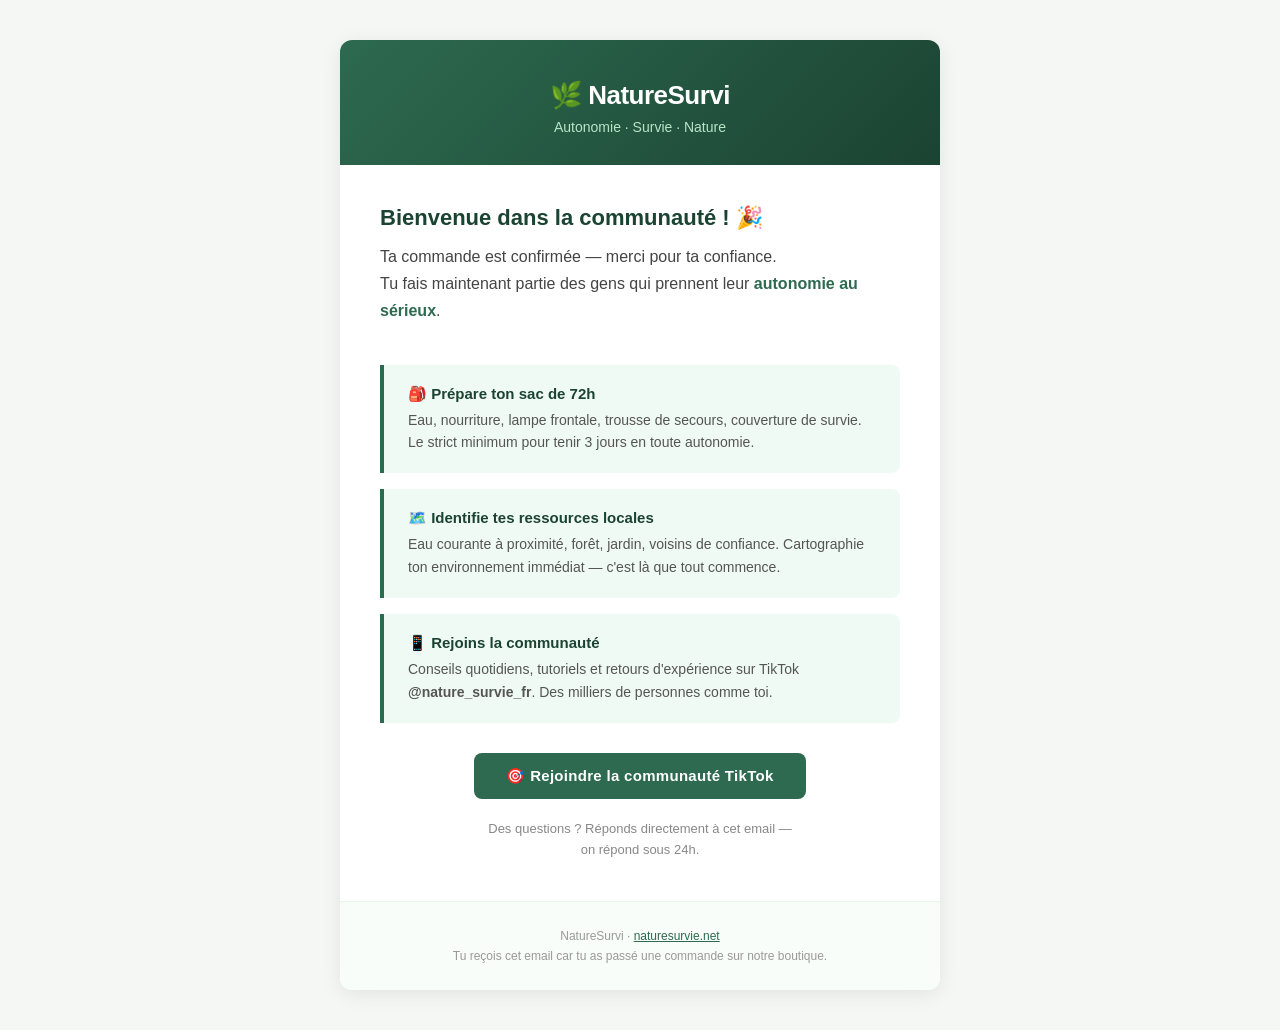
<file: emails-marketing/email1-bienvenue.html>
<!DOCTYPE html>
<html lang="fr">
<head><meta charset="UTF-8"><meta name="viewport" content="width=device-width,initial-scale=1"></head>
<body style="margin:0;padding:0;background:#f4f7f4;font-family:'Helvetica Neue',Helvetica,Arial,sans-serif;">
<table width="100%" cellpadding="0" cellspacing="0" style="background:#f4f7f4;padding:40px 0;">
  <tr><td align="center">
    <table width="600" cellpadding="0" cellspacing="0" style="background:#ffffff;border-radius:12px;overflow:hidden;box-shadow:0 4px 20px rgba(0,0,0,0.08);max-width:600px;width:100%;">

      <!-- Header -->
      <tr>
        <td style="background:linear-gradient(135deg,#2d6a4f 0%,#1b4332 100%);padding:40px 40px 30px;text-align:center;">
          <h1 style="margin:0;color:#ffffff;font-size:26px;font-weight:800;letter-spacing:-0.5px;">🌿 NatureSurvi</h1>
          <p style="margin:8px 0 0;color:#b7e4c7;font-size:14px;">Autonomie · Survie · Nature</p>
        </td>
      </tr>

      <!-- Hero -->
      <tr>
        <td style="padding:40px 40px 20px;">
          <h2 style="margin:0 0 12px;color:#1b4332;font-size:22px;font-weight:700;">Bienvenue dans la communauté ! 🎉</h2>
          <p style="margin:0 0 20px;color:#444;font-size:16px;line-height:1.7;">
            Ta commande est confirmée — merci pour ta confiance.<br>
            Tu fais maintenant partie des gens qui prennent leur <strong style="color:#2d6a4f;">autonomie au sérieux</strong>.
          </p>
        </td>
      </tr>

      <!-- 3 conseils -->
      <tr>
        <td style="padding:0 40px 30px;">
          <div style="background:#f0faf4;border-left:4px solid #2d6a4f;border-radius:0 8px 8px 0;padding:20px 24px;margin-bottom:16px;">
            <h3 style="margin:0 0 6px;color:#1b4332;font-size:15px;">🎒 Prépare ton sac de 72h</h3>
            <p style="margin:0;color:#555;font-size:14px;line-height:1.6;">Eau, nourriture, lampe frontale, trousse de secours, couverture de survie. Le strict minimum pour tenir 3 jours en toute autonomie.</p>
          </div>
          <div style="background:#f0faf4;border-left:4px solid #2d6a4f;border-radius:0 8px 8px 0;padding:20px 24px;margin-bottom:16px;">
            <h3 style="margin:0 0 6px;color:#1b4332;font-size:15px;">🗺️ Identifie tes ressources locales</h3>
            <p style="margin:0;color:#555;font-size:14px;line-height:1.6;">Eau courante à proximité, forêt, jardin, voisins de confiance. Cartographie ton environnement immédiat — c'est là que tout commence.</p>
          </div>
          <div style="background:#f0faf4;border-left:4px solid #2d6a4f;border-radius:0 8px 8px 0;padding:20px 24px;">
            <h3 style="margin:0 0 6px;color:#1b4332;font-size:15px;">📱 Rejoins la communauté</h3>
            <p style="margin:0;color:#555;font-size:14px;line-height:1.6;">Conseils quotidiens, tutoriels et retours d'expérience sur TikTok <strong>@nature_survie_fr</strong>. Des milliers de personnes comme toi.</p>
          </div>
        </td>
      </tr>

      <!-- CTA -->
      <tr>
        <td style="padding:0 40px 40px;text-align:center;">
          <a href="https://www.tiktok.com/@nature_survie_fr" style="display:inline-block;background:#2d6a4f;color:#ffffff;text-decoration:none;padding:14px 32px;border-radius:8px;font-size:15px;font-weight:700;letter-spacing:0.3px;">
            🎯 Rejoindre la communauté TikTok
          </a>
          <p style="margin:20px 0 0;color:#888;font-size:13px;line-height:1.6;">
            Des questions ? Réponds directement à cet email —<br>on répond sous 24h.
          </p>
        </td>
      </tr>

      <!-- Footer -->
      <tr>
        <td style="background:#f8fdf9;border-top:1px solid #e8f5e9;padding:24px 40px;text-align:center;">
          <p style="margin:0;color:#999;font-size:12px;line-height:1.7;">
            NatureSurvi · <a href="https://naturesurvie.net" style="color:#2d6a4f;">naturesurvie.net</a><br>
            Tu reçois cet email car tu as passé une commande sur notre boutique.
          </p>
        </td>
      </tr>

    </table>
  </td></tr>
</table>
</body>
</html>
</file>
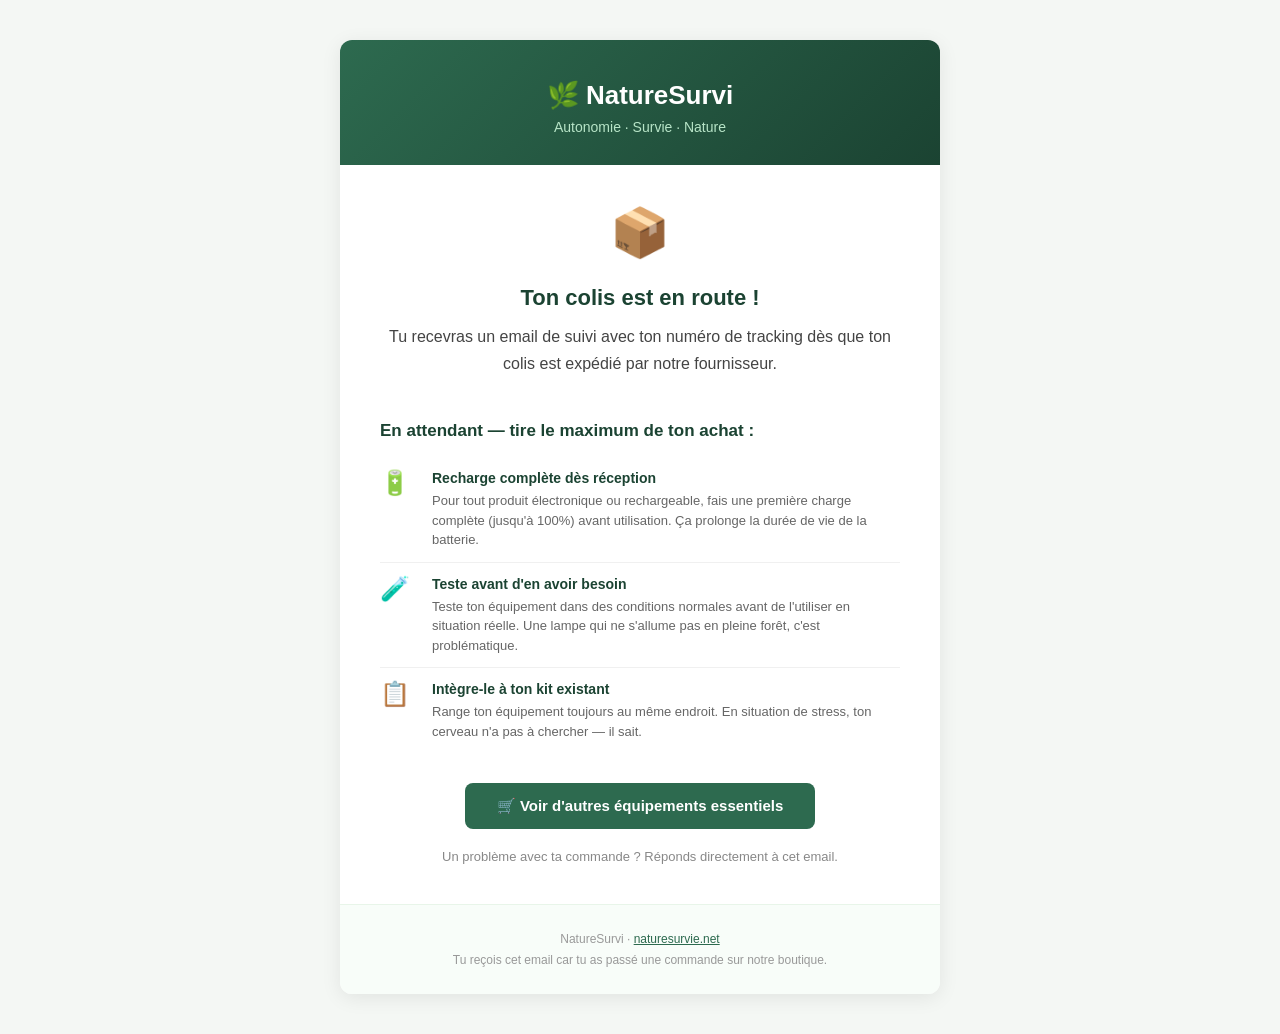
<file: emails-marketing/email2-colis-en-route.html>
<!DOCTYPE html>
<html lang="fr">
<head><meta charset="UTF-8"><meta name="viewport" content="width=device-width,initial-scale=1"></head>
<body style="margin:0;padding:0;background:#f4f7f4;font-family:'Helvetica Neue',Helvetica,Arial,sans-serif;">
<table width="100%" cellpadding="0" cellspacing="0" style="background:#f4f7f4;padding:40px 0;">
  <tr><td align="center">
    <table width="600" cellpadding="0" cellspacing="0" style="background:#ffffff;border-radius:12px;overflow:hidden;box-shadow:0 4px 20px rgba(0,0,0,0.08);max-width:600px;width:100%;">

      <!-- Header -->
      <tr>
        <td style="background:linear-gradient(135deg,#2d6a4f 0%,#1b4332 100%);padding:40px 40px 30px;text-align:center;">
          <h1 style="margin:0;color:#ffffff;font-size:26px;font-weight:800;">🌿 NatureSurvi</h1>
          <p style="margin:8px 0 0;color:#b7e4c7;font-size:14px;">Autonomie · Survie · Nature</p>
        </td>
      </tr>

      <!-- Hero -->
      <tr>
        <td style="padding:40px 40px 20px;">
          <div style="text-align:center;margin-bottom:24px;">
            <span style="font-size:48px;">📦</span>
          </div>
          <h2 style="margin:0 0 12px;color:#1b4332;font-size:22px;font-weight:700;text-align:center;">Ton colis est en route !</h2>
          <p style="margin:0 0 24px;color:#444;font-size:16px;line-height:1.7;text-align:center;">
            Tu recevras un email de suivi avec ton numéro de tracking dès que ton colis est expédié par notre fournisseur.
          </p>
        </td>
      </tr>

      <!-- Guide utilisation -->
      <tr>
        <td style="padding:0 40px 30px;">
          <h3 style="margin:0 0 16px;color:#1b4332;font-size:17px;">En attendant — tire le maximum de ton achat :</h3>

          <table width="100%" cellpadding="0" cellspacing="0">
            <tr>
              <td style="padding:12px 0;border-bottom:1px solid #f0f0f0;">
                <table width="100%" cellpadding="0" cellspacing="0">
                  <tr>
                    <td width="40" style="vertical-align:top;padding-right:12px;font-size:24px;">🔋</td>
                    <td>
                      <strong style="color:#1b4332;font-size:14px;">Recharge complète dès réception</strong>
                      <p style="margin:4px 0 0;color:#666;font-size:13px;line-height:1.5;">Pour tout produit électronique ou rechargeable, fais une première charge complète (jusqu'à 100%) avant utilisation. Ça prolonge la durée de vie de la batterie.</p>
                    </td>
                  </tr>
                </table>
              </td>
            </tr>
            <tr>
              <td style="padding:12px 0;border-bottom:1px solid #f0f0f0;">
                <table width="100%" cellpadding="0" cellspacing="0">
                  <tr>
                    <td width="40" style="vertical-align:top;padding-right:12px;font-size:24px;">🧪</td>
                    <td>
                      <strong style="color:#1b4332;font-size:14px;">Teste avant d'en avoir besoin</strong>
                      <p style="margin:4px 0 0;color:#666;font-size:13px;line-height:1.5;">Teste ton équipement dans des conditions normales avant de l'utiliser en situation réelle. Une lampe qui ne s'allume pas en pleine forêt, c'est problématique.</p>
                    </td>
                  </tr>
                </table>
              </td>
            </tr>
            <tr>
              <td style="padding:12px 0;">
                <table width="100%" cellpadding="0" cellspacing="0">
                  <tr>
                    <td width="40" style="vertical-align:top;padding-right:12px;font-size:24px;">📋</td>
                    <td>
                      <strong style="color:#1b4332;font-size:14px;">Intègre-le à ton kit existant</strong>
                      <p style="margin:4px 0 0;color:#666;font-size:13px;line-height:1.5;">Range ton équipement toujours au même endroit. En situation de stress, ton cerveau n'a pas à chercher — il sait.</p>
                    </td>
                  </tr>
                </table>
              </td>
            </tr>
          </table>
        </td>
      </tr>

      <!-- CTA -->
      <tr>
        <td style="padding:0 40px 40px;text-align:center;">
          <a href="https://naturesurvie.net/catalogue.html" style="display:inline-block;background:#2d6a4f;color:#ffffff;text-decoration:none;padding:14px 32px;border-radius:8px;font-size:15px;font-weight:700;">
            🛒 Voir d'autres équipements essentiels
          </a>
          <p style="margin:20px 0 0;color:#888;font-size:13px;">
            Un problème avec ta commande ? Réponds directement à cet email.
          </p>
        </td>
      </tr>

      <!-- Footer -->
      <tr>
        <td style="background:#f8fdf9;border-top:1px solid #e8f5e9;padding:24px 40px;text-align:center;">
          <p style="margin:0;color:#999;font-size:12px;line-height:1.7;">
            NatureSurvi · <a href="https://naturesurvie.net" style="color:#2d6a4f;">naturesurvie.net</a><br>
            Tu reçois cet email car tu as passé une commande sur notre boutique.
          </p>
        </td>
      </tr>

    </table>
  </td></tr>
</table>
</body>
</html>
</file>
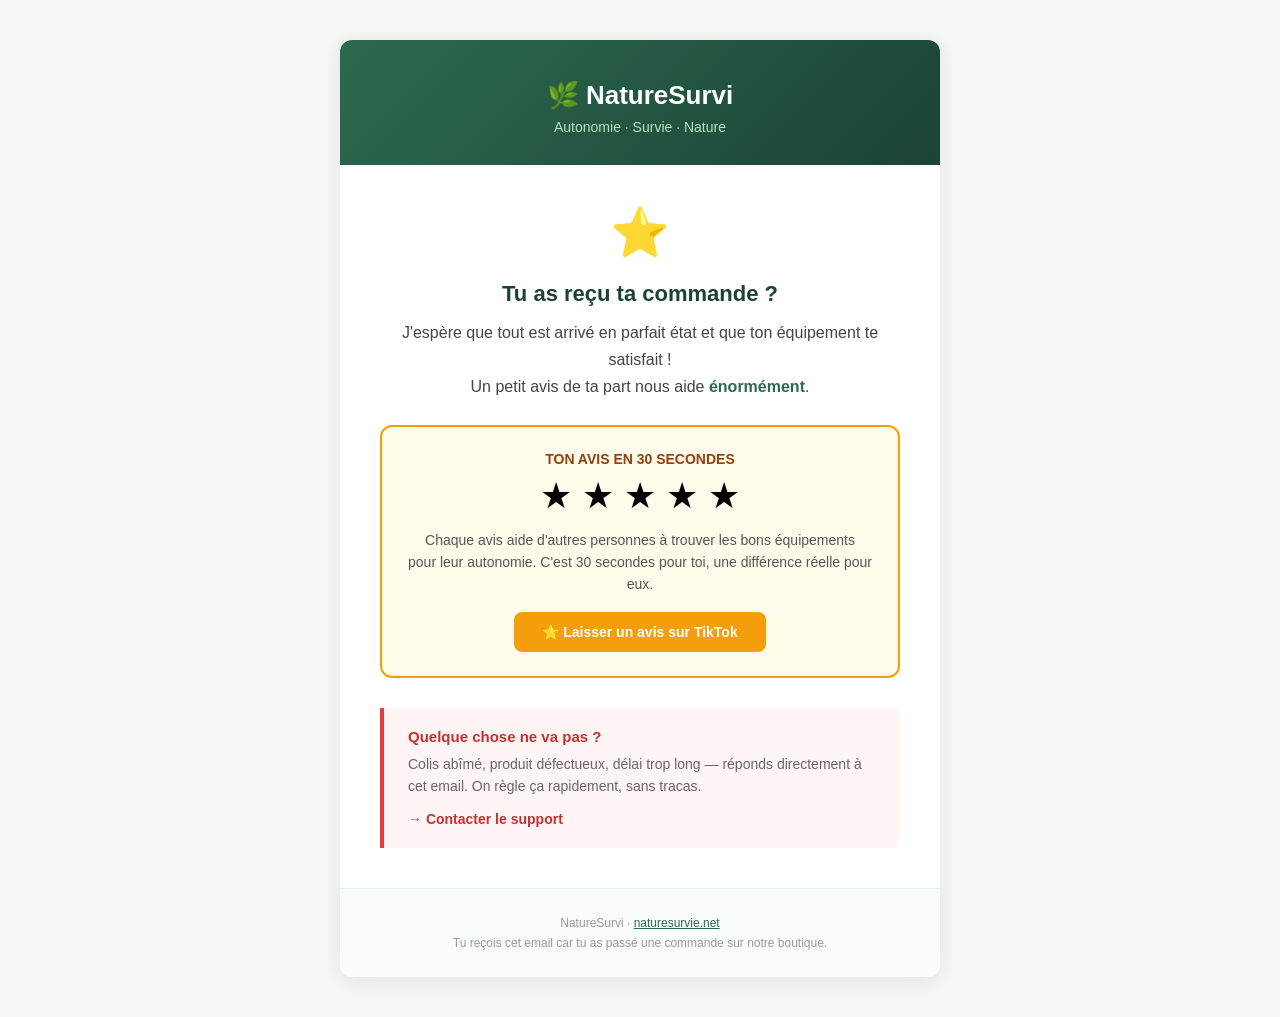
<file: emails-marketing/email3-avis.html>
<!DOCTYPE html>
<html lang="fr">
<head><meta charset="UTF-8"><meta name="viewport" content="width=device-width,initial-scale=1"></head>
<body style="margin:0;padding:0;background:#f4f7f4;font-family:'Helvetica Neue',Helvetica,Arial,sans-serif;">
<table width="100%" cellpadding="0" cellspacing="0" style="background:#f4f7f4;padding:40px 0;">
  <tr><td align="center">
    <table width="600" cellpadding="0" cellspacing="0" style="background:#ffffff;border-radius:12px;overflow:hidden;box-shadow:0 4px 20px rgba(0,0,0,0.08);max-width:600px;width:100%;">

      <!-- Header -->
      <tr>
        <td style="background:linear-gradient(135deg,#2d6a4f 0%,#1b4332 100%);padding:40px 40px 30px;text-align:center;">
          <h1 style="margin:0;color:#ffffff;font-size:26px;font-weight:800;">🌿 NatureSurvi</h1>
          <p style="margin:8px 0 0;color:#b7e4c7;font-size:14px;">Autonomie · Survie · Nature</p>
        </td>
      </tr>

      <!-- Hero -->
      <tr>
        <td style="padding:40px 40px 24px;">
          <div style="text-align:center;margin-bottom:20px;">
            <span style="font-size:48px;">⭐</span>
          </div>
          <h2 style="margin:0 0 12px;color:#1b4332;font-size:22px;font-weight:700;text-align:center;">Tu as reçu ta commande ?</h2>
          <p style="margin:0;color:#444;font-size:16px;line-height:1.7;text-align:center;">
            J'espère que tout est arrivé en parfait état et que ton équipement te satisfait !<br>
            Un petit avis de ta part nous aide <strong style="color:#2d6a4f;">énormément</strong>.
          </p>
        </td>
      </tr>

      <!-- Étoiles visuelles -->
      <tr>
        <td style="padding:0 40px 30px;">
          <div style="background:#fffbea;border:2px solid #f59e0b;border-radius:12px;padding:24px;text-align:center;">
            <p style="margin:0 0 8px;color:#92400e;font-size:14px;font-weight:600;">TON AVIS EN 30 SECONDES</p>
            <div style="font-size:36px;margin-bottom:12px;">★ ★ ★ ★ ★</div>
            <p style="margin:0 0 16px;color:#555;font-size:14px;line-height:1.6;">
              Chaque avis aide d'autres personnes à trouver les bons équipements<br>pour leur autonomie. C'est 30 secondes pour toi, une différence réelle pour eux.
            </p>
            <a href="https://www.tiktok.com/@nature_survie_fr" style="display:inline-block;background:#f59e0b;color:#ffffff;text-decoration:none;padding:12px 28px;border-radius:8px;font-size:14px;font-weight:700;">
              ⭐ Laisser un avis sur TikTok
            </a>
          </div>
        </td>
      </tr>

      <!-- Problème ? -->
      <tr>
        <td style="padding:0 40px 40px;">
          <div style="background:#fff5f5;border-left:4px solid #e53e3e;border-radius:0 8px 8px 0;padding:20px 24px;">
            <h3 style="margin:0 0 8px;color:#c53030;font-size:15px;">Quelque chose ne va pas ?</h3>
            <p style="margin:0 0 12px;color:#666;font-size:14px;line-height:1.6;">
              Colis abîmé, produit défectueux, délai trop long — réponds directement à cet email. On règle ça rapidement, sans tracas.
            </p>
            <a href="mailto:naturesurvi@gmail.com" style="color:#c53030;font-size:14px;font-weight:600;text-decoration:none;">→ Contacter le support</a>
          </div>
        </td>
      </tr>

      <!-- Footer -->
      <tr>
        <td style="background:#f8fdf9;border-top:1px solid #e8f5e9;padding:24px 40px;text-align:center;">
          <p style="margin:0;color:#999;font-size:12px;line-height:1.7;">
            NatureSurvi · <a href="https://naturesurvie.net" style="color:#2d6a4f;">naturesurvie.net</a><br>
            Tu reçois cet email car tu as passé une commande sur notre boutique.
          </p>
        </td>
      </tr>

    </table>
  </td></tr>
</table>
</body>
</html>
</file>
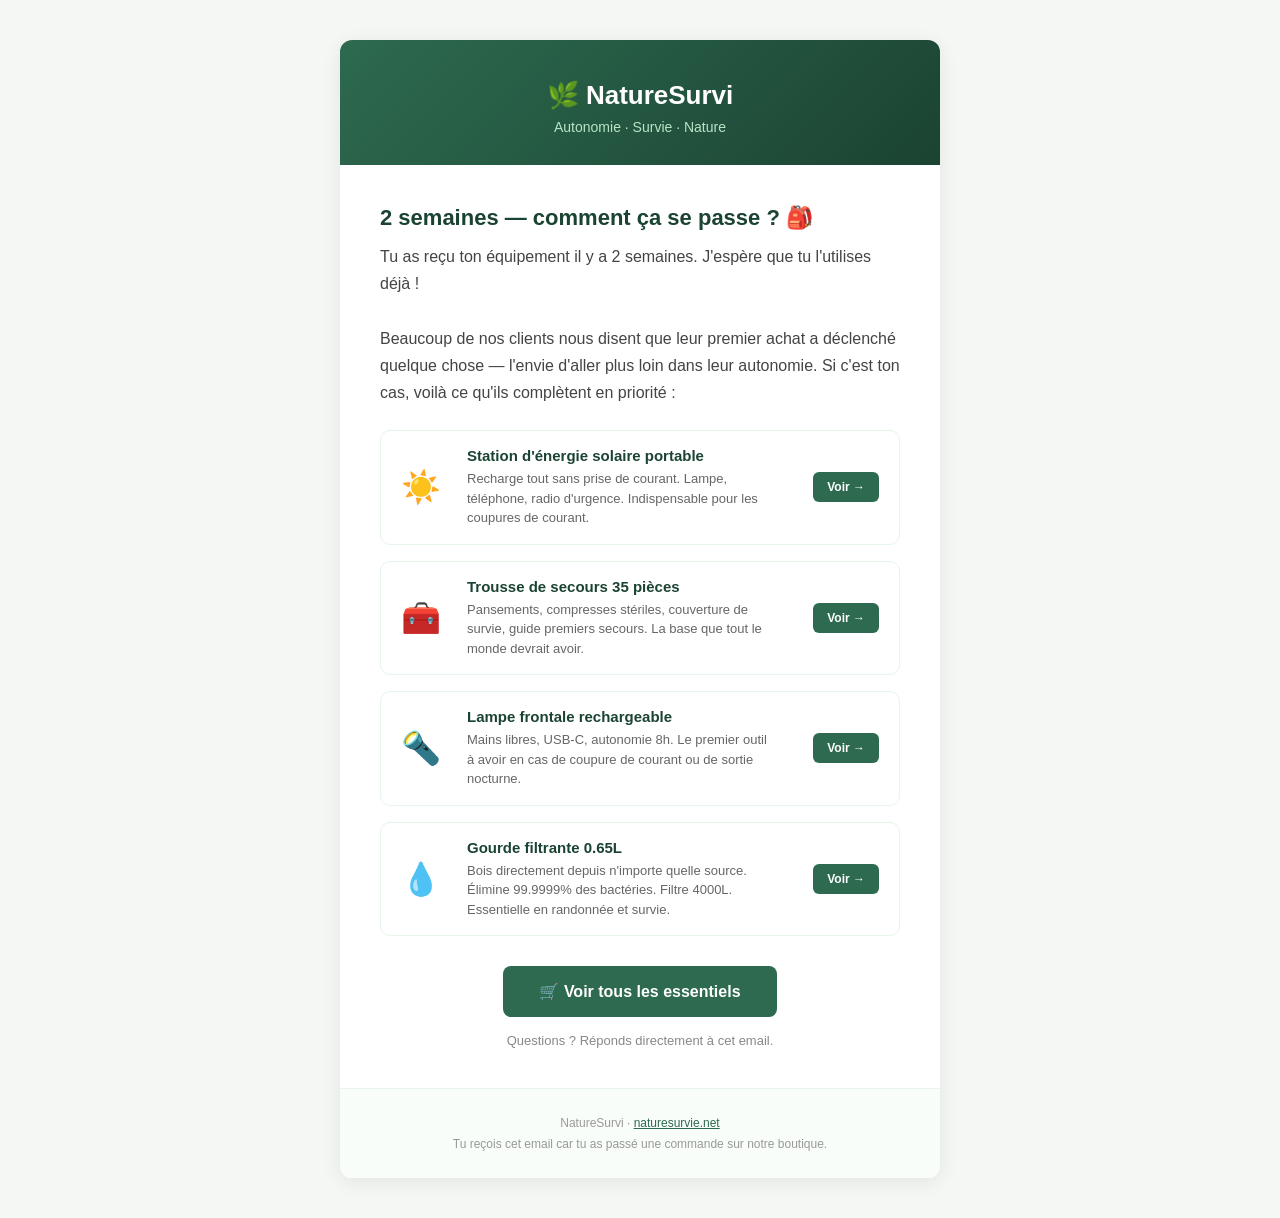
<file: emails-marketing/email4-upsell.html>
<!DOCTYPE html>
<html lang="fr">
<head><meta charset="UTF-8"><meta name="viewport" content="width=device-width,initial-scale=1"></head>
<body style="margin:0;padding:0;background:#f4f7f4;font-family:'Helvetica Neue',Helvetica,Arial,sans-serif;">
<table width="100%" cellpadding="0" cellspacing="0" style="background:#f4f7f4;padding:40px 0;">
  <tr><td align="center">
    <table width="600" cellpadding="0" cellspacing="0" style="background:#ffffff;border-radius:12px;overflow:hidden;box-shadow:0 4px 20px rgba(0,0,0,0.08);max-width:600px;width:100%;">

      <!-- Header -->
      <tr>
        <td style="background:linear-gradient(135deg,#2d6a4f 0%,#1b4332 100%);padding:40px 40px 30px;text-align:center;">
          <h1 style="margin:0;color:#ffffff;font-size:26px;font-weight:800;">🌿 NatureSurvi</h1>
          <p style="margin:8px 0 0;color:#b7e4c7;font-size:14px;">Autonomie · Survie · Nature</p>
        </td>
      </tr>

      <!-- Intro -->
      <tr>
        <td style="padding:40px 40px 24px;">
          <h2 style="margin:0 0 12px;color:#1b4332;font-size:22px;font-weight:700;">2 semaines — comment ça se passe ? 🎒</h2>
          <p style="margin:0;color:#444;font-size:16px;line-height:1.7;">
            Tu as reçu ton équipement il y a 2 semaines. J'espère que tu l'utilises déjà !<br><br>
            Beaucoup de nos clients nous disent que leur premier achat a déclenché quelque chose — l'envie d'aller plus loin dans leur autonomie. Si c'est ton cas, voilà ce qu'ils complètent en priorité :
          </p>
        </td>
      </tr>

      <!-- Produits essentiels -->
      <tr>
        <td style="padding:0 40px 30px;">

          <!-- Produit 1 -->
          <table width="100%" cellpadding="0" cellspacing="0" style="margin-bottom:16px;border:1px solid #e8f5e9;border-radius:10px;overflow:hidden;">
            <tr>
              <td style="padding:16px 20px;">
                <table width="100%" cellpadding="0" cellspacing="0">
                  <tr>
                    <td width="50" style="vertical-align:middle;font-size:32px;padding-right:16px;">☀️</td>
                    <td style="vertical-align:middle;">
                      <strong style="color:#1b4332;font-size:15px;">Station d'énergie solaire portable</strong>
                      <p style="margin:4px 0 0;color:#666;font-size:13px;line-height:1.5;">Recharge tout sans prise de courant. Lampe, téléphone, radio d'urgence. Indispensable pour les coupures de courant.</p>
                    </td>
                    <td width="90" style="vertical-align:middle;text-align:right;padding-left:12px;">
                      <a href="https://naturesurvie.net/produit.html?id=90" style="display:inline-block;background:#2d6a4f;color:#fff;text-decoration:none;padding:8px 14px;border-radius:6px;font-size:12px;font-weight:700;">Voir →</a>
                    </td>
                  </tr>
                </table>
              </td>
            </tr>
          </table>

          <!-- Produit 2 -->
          <table width="100%" cellpadding="0" cellspacing="0" style="margin-bottom:16px;border:1px solid #e8f5e9;border-radius:10px;overflow:hidden;">
            <tr>
              <td style="padding:16px 20px;">
                <table width="100%" cellpadding="0" cellspacing="0">
                  <tr>
                    <td width="50" style="vertical-align:middle;font-size:32px;padding-right:16px;">🧰</td>
                    <td style="vertical-align:middle;">
                      <strong style="color:#1b4332;font-size:15px;">Trousse de secours 35 pièces</strong>
                      <p style="margin:4px 0 0;color:#666;font-size:13px;line-height:1.5;">Pansements, compresses stériles, couverture de survie, guide premiers secours. La base que tout le monde devrait avoir.</p>
                    </td>
                    <td width="90" style="vertical-align:middle;text-align:right;padding-left:12px;">
                      <a href="https://naturesurvie.net/produit.html?id=75" style="display:inline-block;background:#2d6a4f;color:#fff;text-decoration:none;padding:8px 14px;border-radius:6px;font-size:12px;font-weight:700;">Voir →</a>
                    </td>
                  </tr>
                </table>
              </td>
            </tr>
          </table>

          <!-- Produit 3 -->
          <table width="100%" cellpadding="0" cellspacing="0" style="margin-bottom:16px;border:1px solid #e8f5e9;border-radius:10px;overflow:hidden;">
            <tr>
              <td style="padding:16px 20px;">
                <table width="100%" cellpadding="0" cellspacing="0">
                  <tr>
                    <td width="50" style="vertical-align:middle;font-size:32px;padding-right:16px;">🔦</td>
                    <td style="vertical-align:middle;">
                      <strong style="color:#1b4332;font-size:15px;">Lampe frontale rechargeable</strong>
                      <p style="margin:4px 0 0;color:#666;font-size:13px;line-height:1.5;">Mains libres, USB-C, autonomie 8h. Le premier outil à avoir en cas de coupure de courant ou de sortie nocturne.</p>
                    </td>
                    <td width="90" style="vertical-align:middle;text-align:right;padding-left:12px;">
                      <a href="https://naturesurvie.net/produit.html?id=1" style="display:inline-block;background:#2d6a4f;color:#fff;text-decoration:none;padding:8px 14px;border-radius:6px;font-size:12px;font-weight:700;">Voir →</a>
                    </td>
                  </tr>
                </table>
              </td>
            </tr>
          </table>

          <!-- Produit 4 -->
          <table width="100%" cellpadding="0" cellspacing="0" style="border:1px solid #e8f5e9;border-radius:10px;overflow:hidden;">
            <tr>
              <td style="padding:16px 20px;">
                <table width="100%" cellpadding="0" cellspacing="0">
                  <tr>
                    <td width="50" style="vertical-align:middle;font-size:32px;padding-right:16px;">💧</td>
                    <td style="vertical-align:middle;">
                      <strong style="color:#1b4332;font-size:15px;">Gourde filtrante 0.65L</strong>
                      <p style="margin:4px 0 0;color:#666;font-size:13px;line-height:1.5;">Bois directement depuis n'importe quelle source. Élimine 99.9999% des bactéries. Filtre 4000L. Essentielle en randonnée et survie.</p>
                    </td>
                    <td width="90" style="vertical-align:middle;text-align:right;padding-left:12px;">
                      <a href="https://naturesurvie.net/produit.html?id=79" style="display:inline-block;background:#2d6a4f;color:#fff;text-decoration:none;padding:8px 14px;border-radius:6px;font-size:12px;font-weight:700;">Voir →</a>
                    </td>
                  </tr>
                </table>
              </td>
            </tr>
          </table>

        </td>
      </tr>

      <!-- CTA principal -->
      <tr>
        <td style="padding:0 40px 40px;text-align:center;">
          <a href="https://naturesurvie.net/catalogue.html" style="display:inline-block;background:#2d6a4f;color:#ffffff;text-decoration:none;padding:16px 36px;border-radius:8px;font-size:16px;font-weight:700;">
            🛒 Voir tous les essentiels
          </a>
          <p style="margin:16px 0 0;color:#888;font-size:13px;">
            Questions ? Réponds directement à cet email.
          </p>
        </td>
      </tr>

      <!-- Footer -->
      <tr>
        <td style="background:#f8fdf9;border-top:1px solid #e8f5e9;padding:24px 40px;text-align:center;">
          <p style="margin:0;color:#999;font-size:12px;line-height:1.7;">
            NatureSurvi · <a href="https://naturesurvie.net" style="color:#2d6a4f;">naturesurvie.net</a><br>
            Tu reçois cet email car tu as passé une commande sur notre boutique.
          </p>
        </td>
      </tr>

    </table>
  </td></tr>
</table>
</body>
</html>
</file>
<file: css/bg3d-naturesurvi.css>
/* =============================================================================
   bg3d-naturesurvi.css — habillage du hero pour le fond animé « sous-bois ».

   Cette feuille se suffit à elle-même : posée SEULE (sans le JS), elle donne
   déjà un hero avec du relief — halo de soleil hors champ, rais de lumière
   obliques, masse de feuillage sombre en haut, voile central pour la
   lisibilité. C'est exactement ce que voient les visiteurs sans WebGL, ceux
   qui ont demandé moins d'animations, et tout le monde pendant la première
   seconde.

   Elle ne touche à aucune règle existante : elle ne fait qu'ajouter
   .hero::after, le canvas, et une pile d'empilement propre.
   À charger APRÈS les <style> d'index.html (donc juste avant </head>).
   ============================================================================= */

/* Le hero est déjà en position:relative + overflow:hidden dans index.html ;
   on le redit pour que la feuille reste autonome si le hero change. */
.hero { position: relative; overflow: hidden; }

/* ── Le décor statique (le repli, et le fond de scène du canvas) ─────────── */
.hero::after {
  content: '';
  position: absolute;
  inset: 0;
  pointer-events: none;
  /* z-index EXPLICITE, et c'est tout sauf un détail : un ::after positionné
     sans z-index se peint APRÈS les enfants, donc par-dessus le canvas. Le
     décor CSS repassait alors sur la 3D et éclaircissait le haut du hero —
     mesuré, le badge tombait à 3,96:1 sur téléphone à cause de ça. */
  z-index: 0;
  /* ORDRE DES CALQUES : dans `background`, le PREMIER de la liste est celui du
     dessus. Le voile est donc en tête — placé en dernier, il passait sous les
     rais de lumière et ne servait à rien (badge à 3,7:1 sur téléphone, mesuré). */
  background:
    /* LE VOILE CENTRAL : c'est lui qui tient le contraste du texte.
       Il est volontairement appuyé. Sans lui, sur cette page, le badge
       « Sélection printemps » tombe à 3,1:1 sur téléphone ; le hero actuel du
       site, sans ce fichier, est à 3,7:1 au même endroit. */
    radial-gradient(78% 96% at 50% 50%,
      rgba(3,8,7,0.78) 0%,
      rgba(3,8,7,0.62) 42%,
      rgba(3,8,7,0.00) 88%),
    /* les rais de lumière, obliques et flous */
    linear-gradient(104deg,
      rgba(255,233,176,0.00) 4%,
      rgba(255,233,176,0.10) 9%,
      rgba(255,233,176,0.00) 15%,
      rgba(255,233,176,0.00) 19%,
      rgba(255,233,176,0.07) 24%,
      rgba(255,233,176,0.00) 31%,
      rgba(255,233,176,0.00) 38%,
      rgba(255,233,176,0.05) 42%,
      rgba(255,233,176,0.00) 49%),
    /* le soleil, hors champ en haut à gauche */
    radial-gradient(72% 115% at 10% -18%, rgba(255,226,150,0.20), rgba(255,226,150,0.00) 60%),
    /* deux masses de feuillage floues, dans les angles hauts */
    radial-gradient(46% 42% at 18% 6%, rgba(46,92,30,0.42), rgba(46,92,30,0.00) 70%),
    radial-gradient(52% 46% at 86% -4%, rgba(20,56,44,0.50), rgba(20,56,44,0.00) 72%),
    /* la frondaison qui assombrit le haut du cadre */
    radial-gradient(125% 62% at 50% -12%, rgba(8,18,14,0.50), rgba(8,18,14,0.00) 72%);
}

/* ── Le canvas WebGL ─────────────────────────────────────────────────────── */
#bg3d-ns {
  position: absolute;
  inset: 0;
  width: 100%;
  height: 100%;
  display: block;
  z-index: 1;                        /* au-dessus du décor CSS (.hero::after) */
  opacity: 0;
  pointer-events: none;              /* rien n'intercepte le clic sur les boutons */
  transition: opacity 900ms ease;
  will-change: opacity;
}
html.bg3dns-on #bg3d-ns { opacity: 1; }

/* ── Le contenu passe devant, toujours ───────────────────────────────────── */
.hero > *:not(#bg3d-ns) { position: relative; z-index: 2; }

/* ── Repli : pas de WebGL, machine lente, contexte perdu ─────────────────── */
html.bg3dns-static #bg3d-ns { display: none; }

/* ── Moins d'animations : le canvas n'est même pas créé par le JS, on renforce
      juste un peu le décor statique pour qu'il ne paraisse pas vide. ─────── */
@media (prefers-reduced-motion: reduce) {
  #bg3d-ns { transition: none; }
}

/* ── Impression ──────────────────────────────────────────────────────────── */
@media print {
  #bg3d-ns, .hero::after { display: none; }
}
</file>
<file: css/style.css>
/* =============================================
   NATURE SURVIE & AUTONOMIE - Style Premium
   ============================================= */

@import url('https://fonts.googleapis.com/css2?family=Playfair+Display:wght@400;600;700&family=Lato:wght@300;400;700&display=swap');

:root {
  --vert-foret:    #2d5016;
  --vert-mousse:   #4a7c2f;
  --vert-clair:    #6a9e45;
  --vert-pale:     #c8e6a0;
  --vert-bg:       #f0f5e8;
  --terre:         #8b5e3c;
  --terre-claire:  #c4956a;
  --ocre:          #d4a55a;
  --brun:          #5c3d1e;
  --ivoire:        #faf7f0;
  --gris-texte:    #3d3d3d;
  --gris-moyen:    #6b6b6b;
  --gris-clair:    #f5f5f0;
  --blanc:         #ffffff;
  --rouge-promo:   #c0392b;
  --ombre:         0 4px 20px rgba(45,80,22,0.12);
  --ombre-forte:   0 8px 40px rgba(45,80,22,0.18);
  --transition:    all 0.3s ease;
  --radius:        12px;
  --radius-sm:     8px;
  --green-dark: #2d5016;
  --green-medium: #4a7c2f;
  --green-light: #6a9e45;
  --cream: #faf7f0;
  --orange-cta: #4a7c2f;
  --orange-hover: #2d5016;
  --white: #ffffff;
  --black: #1a1a1a;
  --gray-100: #f5f5f0;
  --gray-200: #e8e8e8;
  --gray-300: #d0d0d0;
  --gray-500: #888888;
  --gray-700: #555555;
  --shadow-sm: 0 2px 8px rgba(0,0,0,0.08);
  --shadow-md: 0 4px 20px rgba(45,80,22,0.12);
  --shadow-lg: 0 8px 40px rgba(45,80,22,0.18);
  --border-radius: 12px;
}

*, *::before, *::after { box-sizing: border-box; margin: 0; padding: 0; }
html { scroll-behavior: smooth; font-size: 16px; }
body { font-family: 'Lato', sans-serif; color: var(--gris-texte); background-color: var(--ivoire); line-height: 1.7; overflow-x: hidden; }
h1, h2, h3, h4 { font-family: 'Playfair Display', serif; line-height: 1.3; }
a { text-decoration: none; color: inherit; }
img { max-width: 100%; display: block; }
ul { list-style: none; }

.urgency-bar { background: linear-gradient(90deg, var(--vert-foret), var(--vert-mousse)); color: var(--blanc); text-align: center; padding: 10px 20px; font-size: 0.85rem; font-weight: 700; letter-spacing: 0.5px; position: relative; z-index: 100; }
.urgency-bar span { color: var(--ocre); }
#countdown-timer, #countdown { font-weight: 900; color: var(--vert-pale); }

.header, nav.navbar, .navbar { background: var(--ivoire); box-shadow: 0 2px 20px rgba(0,0,0,0.08); position: sticky; top: 0; z-index: 99; border-bottom: 3px solid var(--vert-pale); }
.header-inner, .navbar-container, .nav-container { max-width: 1200px; margin: 0 auto; padding: 0 24px; display: flex; align-items: center; justify-content: space-between; height: 72px; }
.logo { display: flex; align-items: center; gap: 10px; }
.logo-icon { width: 44px; height: 44px; background: linear-gradient(135deg, var(--vert-foret), var(--vert-mousse)); border-radius: 50%; display: flex; align-items: center; justify-content: center; font-size: 1.3rem; flex-shrink: 0; }
.logo-text { display: flex; flex-direction: column; }
.logo-name { font-family: 'Playfair Display', serif; font-size: 1.4rem; font-weight: 700; color: var(--vert-foret); letter-spacing: -0.5px; }
.logo-tagline { font-size: 0.7rem; color: var(--vert-mousse); letter-spacing: 1.5px; text-transform: uppercase; font-weight: 700; }
.nav, .navbar-nav { display: flex; gap: 2px; }
.nav-link, .navbar-link { padding: 8px 16px; font-size: 0.9rem; font-weight: 700; color: var(--gris-texte); border-radius: var(--radius-sm); transition: var(--transition); letter-spacing: 0.3px; position: relative; }
.nav-link::after, .navbar-link::after { content: ''; position: absolute; bottom: 4px; left: 16px; right: 16px; height: 2px; background: var(--vert-mousse); transform: scaleX(0); transition: transform 0.3s ease; }
.nav-link:hover::after, .nav-link.active::after { transform: scaleX(1); }
.nav-link:hover, .nav-link.active { color: var(--vert-foret); }
.header-actions { display: flex; align-items: center; gap: 12px; }
.search-mini { display: flex; align-items: center; background: var(--vert-bg); border-radius: 24px; padding: 6px 14px; gap: 8px; border: 2px solid transparent; transition: var(--transition); }
.search-mini:focus-within { border-color: var(--vert-mousse); }
.search-mini input { border: none; background: transparent; outline: none; font-size: 0.85rem; width: 140px; color: var(--gris-texte); }
.search-mini i { color: var(--vert-mousse); font-size: 0.85rem; }
.cart-btn, .btn-cart { position: relative; background: linear-gradient(135deg, var(--vert-mousse), var(--vert-clair)); color: var(--blanc); border: none; border-radius: 24px; padding: 10px 20px; font-size: 0.88rem; font-weight: 700; cursor: pointer; display: flex; align-items: center; gap: 8px; transition: var(--transition); box-shadow: 0 4px 15px rgba(74,124,47,0.3); }
.cart-btn:hover, .btn-cart:hover { transform: translateY(-2px); box-shadow: 0 6px 20px rgba(74,124,47,0.4); }
.cart-count { background: var(--rouge-promo); color: var(--blanc); border-radius: 50%; width: 20px; height: 20px; font-size: 0.72rem; display: flex; align-items: center; justify-content: center; font-weight: 900; }
.menu-toggle { display: none; background: none; border: none; font-size: 1.4rem; cursor: pointer; color: var(--vert-foret); }

.hero { background: linear-gradient(135deg, #1a3a0a 0%, #2d5016 40%, #3d6b20 70%, #4a7c2f 100%); min-height: 70vh; display: flex; align-items: center; position: relative; overflow: hidden; color: var(--blanc); }
.hero::before { content: ''; position: absolute; inset: 0; background: url("data:image/svg+xml,%3Csvg xmlns='http://www.w3.org/2000/svg' width='100' height='100'%3E%3Ccircle cx='50' cy='50' r='40' fill='none' stroke='rgba(255,255,255,0.03)' stroke-width='1'/%3E%3C/svg%3E") repeat; opacity: 0.6; }
.hero .container, .hero-inner { max-width: 1200px; margin: 0 auto; padding: 80px 24px; text-align: center; position: relative; z-index: 1; width: 100%; }
.hero h1 { font-family: 'Playfair Display', serif; font-size: 3.4rem; font-weight: 700; color: var(--blanc); line-height: 1.15; margin-bottom: 24px; }
.hero h1 em { color: var(--ocre); font-style: normal; }
.hero p { font-size: 1.15rem; color: rgba(255,255,255,0.82); line-height: 1.7; margin-bottom: 36px; max-width: 580px; margin-left: auto; margin-right: auto; }
.hero-badge { display: inline-flex; align-items: center; gap: 8px; background: rgba(255,255,255,0.12); border: 1px solid rgba(255,255,255,0.25); color: var(--vert-pale); padding: 8px 18px; border-radius: 24px; font-size: 0.8rem; font-weight: 700; letter-spacing: 1.5px; text-transform: uppercase; margin-bottom: 24px; }
.hero-stats { display: flex; gap: 40px; justify-content: center; margin-top: 32px; flex-wrap: wrap; }
.hero-stat { text-align: center; color: var(--blanc); }
.hero-stat-number { font-family: 'Playfair Display', serif; font-size: 2rem; font-weight: 700; color: var(--ocre); display: block; }
.hero-stat-label { font-size: 0.82rem; color: rgba(255,255,255,0.75); }
.hero-cta, .hero-actions { display: flex; gap: 16px; justify-content: center; margin-top: 32px; flex-wrap: wrap; }

.btn, .btn-primary { display: inline-flex; align-items: center; gap: 10px; background: var(--ocre); color: var(--brun); padding: 14px 28px; border-radius: 50px; font-weight: 700; font-size: 1rem; transition: var(--transition); box-shadow: 0 6px 25px rgba(212,165,90,0.4); border: 2px solid transparent; cursor: pointer; }
.btn:hover, .btn-primary:hover { background: var(--blanc); color: var(--vert-foret); transform: translateY(-3px); }
.btn-outline, .btn-secondary { display: inline-flex; align-items: center; gap: 10px; background: transparent; color: var(--blanc); padding: 14px 28px; border-radius: 50px; font-weight: 700; font-size: 1rem; border: 2px solid rgba(255,255,255,0.4); transition: var(--transition); }
.btn-outline:hover, .btn-secondary:hover { background: rgba(255,255,255,0.12); border-color: var(--blanc); }
.btn-lg { padding: 16px 32px; font-size: 1.05rem; }

.proof-bar, .trust-bar { background: var(--vert-foret); padding: 14px 0; overflow: hidden; }
.proof-bar-inner, .trust-bar-inner { display: flex; align-items: center; gap: 40px; animation: scrollLeft 30s linear infinite; white-space: nowrap; }
@keyframes scrollLeft { 0% { transform: translateX(0); } 100% { transform: translateX(-50%); } }
.proof-item, .trust-item { display: inline-flex; align-items: center; gap: 10px; color: var(--vert-pale); font-size: 0.88rem; font-weight: 700; flex-shrink: 0; }
.proof-item i, .trust-item i, .proof-item svg, .trust-item svg { color: var(--ocre); fill: var(--ocre); width: 16px; height: 16px; flex-shrink: 0; }

.section { padding: 80px 0; }
.section-inner, .container { max-width: 1200px; margin: 0 auto; padding: 0 24px; }
.section-header { text-align: center; margin-bottom: 56px; }
.section-eyebrow, .section-tag { display: inline-block; background: var(--vert-bg); color: var(--vert-mousse); padding: 6px 16px; border-radius: 24px; font-size: 0.78rem; font-weight: 700; letter-spacing: 2px; text-transform: uppercase; margin-bottom: 14px; }
.section-title { font-size: 2.2rem; color: var(--vert-foret); margin-bottom: 16px; }
.section-subtitle { font-size: 1.05rem; color: var(--gris-moyen); max-width: 540px; margin: 0 auto; }

.boutiques-section { padding: 80px 0; background: var(--blanc); }
.boutiques-grid { display: grid; grid-template-columns: 1fr 1fr; gap: 32px; max-width: 1000px; margin: 40px auto 0; }
.boutique-card { border-radius: var(--radius); overflow: hidden; box-shadow: var(--ombre); transition: var(--transition); border: 2px solid transparent; text-decoration: none; color: inherit; display: block; }
.boutique-card:hover { transform: translateY(-8px); box-shadow: var(--ombre-forte); border-color: var(--vert-pale); }
.boutique-card-header { padding: 40px 32px; background: linear-gradient(135deg, var(--vert-foret), var(--vert-mousse)); text-align: center; }
.boutique-card-header .emoji { font-size: 3.5rem; display: block; margin-bottom: 12px; }
.boutique-card-header h3 { color: var(--blanc); font-size: 1.5rem; margin-bottom: 6px; }
.boutique-card-header p { color: rgba(255,255,255,0.8); font-size: 0.9rem; }
.boutique-card-body { padding: 24px 32px; background: var(--blanc); }
.boutique-card-body .count { color: var(--vert-mousse); font-weight: 700; font-size: 0.9rem; margin-bottom: 16px; }
.boutique-card-body .cta-link { display: inline-flex; align-items: center; gap: 8px; background: linear-gradient(135deg, var(--vert-mousse), var(--vert-clair)); color: var(--blanc); padding: 12px 24px; border-radius: 50px; font-weight: 700; font-size: 0.9rem; }

.categories-section, .categories { padding: 80px 0; background: var(--vert-bg); }
.categories-grid { display: grid; grid-template-columns: repeat(3, 1fr); gap: 20px; max-width: 1100px; margin: 40px auto 0; }
.cat-card, .category-card { background: var(--blanc); border-radius: var(--radius); padding: 32px 24px; text-align: center; transition: var(--transition); cursor: pointer; box-shadow: var(--ombre); border: 2px solid transparent; position: relative; overflow: hidden; display: block; color: inherit; text-decoration: none; }
.cat-card::before, .category-card::before { content: ''; position: absolute; top: 0; left: 0; right: 0; height: 4px; background: linear-gradient(90deg, var(--vert-mousse), var(--vert-clair)); transform: scaleX(0); transition: transform 0.3s ease; transform-origin: left; }
.cat-card:hover, .category-card:hover { transform: translateY(-8px); box-shadow: var(--ombre-forte); border-color: var(--vert-pale); }
.cat-card:hover::before, .category-card:hover::before { transform: scaleX(1); }
.cat-icon, .category-card-emoji { font-size: 3rem; margin-bottom: 16px; display: block; }
.cat-name, .category-card-title { font-family: 'Playfair Display', serif; font-size: 1.15rem; color: var(--vert-foret); font-weight: 700; margin-bottom: 8px; }
.cat-desc, .category-card-desc { font-size: 0.88rem; color: var(--gris-moyen); margin-bottom: 12px; line-height: 1.5; }
.cat-count, .category-card-link { font-size: 0.8rem; color: var(--vert-mousse); font-weight: 700; }

.products-grid, .featured-grid, #featured-survie .products-grid, #featured-jardinage .products-grid { display: grid; grid-template-columns: repeat(4, 1fr); gap: 24px; }
.product-card { background: var(--blanc); border-radius: var(--radius); overflow: hidden; box-shadow: var(--ombre); transition: var(--transition); position: relative; cursor: pointer; border: 2px solid transparent; }
.product-card:hover { transform: translateY(-6px); box-shadow: var(--ombre-forte); border-color: var(--vert-pale); }
.product-image, .product-img { height: 200px; background: linear-gradient(135deg, var(--vert-bg), var(--vert-pale)); display: flex; align-items: center; justify-content: center; position: relative; overflow: hidden; }
.product-image img, .product-img img { width: 100%; height: 100%; object-fit: cover; transition: transform 0.4s ease; }
.product-card:hover .product-image img, .product-card:hover .product-img img { transform: scale(1.06); }
.product-image::after, .product-img::after { content: ''; position: absolute; inset: 0; background: linear-gradient(to bottom, transparent 60%, rgba(45,80,22,0.08)); pointer-events: none; }
.product-badge, .badge { position: absolute; top: 12px; left: 12px; padding: 4px 10px; border-radius: 20px; font-size: 0.72rem; font-weight: 700; letter-spacing: 0.5px; z-index: 1; }
.badge-Bestseller, .badge-bestseller { background: var(--ocre); color: var(--brun); }
.badge-Nouveau, .badge-nouveau { background: var(--vert-mousse); color: var(--blanc); }
.badge-Essentiel, .badge-essentiel { background: var(--vert-foret); color: var(--blanc); }
.badge-Pro { background: #2980b9; color: var(--blanc); }
.badge-Promo, .badge-promo { background: var(--rouge-promo); color: var(--blanc); }
.product-info { padding: 18px; }
.product-name { font-family: 'Playfair Display', serif; font-size: 1rem; font-weight: 600; color: var(--vert-foret); margin-bottom: 6px; line-height: 1.3; }
.product-description, .product-short-desc { font-size: 0.82rem; color: var(--gris-moyen); margin-bottom: 10px; line-height: 1.4; }
.product-rating, .product-stars { color: var(--ocre); font-size: 0.82rem; margin-bottom: 8px; }
.product-shipping { font-size: 0.75rem; color: var(--vert-mousse); font-weight: 700; }
.product-footer { display: flex; align-items: center; justify-content: space-between; padding: 12px 18px; border-top: 1px solid var(--vert-bg); background: var(--gris-clair); }
.product-price, .price { font-size: 1.2rem; font-weight: 900; color: var(--vert-foret); }
.original-price, .product-price-old { font-size: 0.82rem; color: var(--gris-moyen); text-decoration: line-through; margin-left: 6px; }
.btn-buy, .btn-add, .add-btn { background: linear-gradient(135deg, var(--vert-mousse), var(--vert-clair)); color: var(--blanc); border: none; border-radius: 8px; padding: 9px 18px; font-size: 0.85rem; font-weight: 700; cursor: pointer; transition: var(--transition); display: inline-flex; align-items: center; gap: 6px; }
.btn-buy:hover, .btn-add:hover, .add-btn:hover { background: linear-gradient(135deg, var(--vert-foret), var(--vert-mousse)); transform: scale(1.04); }

.pillars-section { padding: 80px 0; background: linear-gradient(135deg, var(--vert-foret) 0%, #1a3a0a 100%); position: relative; overflow: hidden; }
.pillars-section::before { content: '🌿'; position: absolute; font-size: 20rem; opacity: 0.04; right: -60px; top: -40px; line-height: 1; pointer-events: none; }
.pillars-section .section-title { color: var(--blanc); }
.pillars-section .section-eyebrow, .pillars-section .section-tag { background: rgba(255,255,255,0.12); color: var(--vert-pale); }
.pillars-section .section-subtitle { color: rgba(255,255,255,0.75); }
.pillars-grid { display: grid; grid-template-columns: repeat(4, 1fr); gap: 20px; max-width: 1100px; margin: 40px auto 0; }
.pillar-card { background: rgba(255,255,255,0.08); border: 1px solid rgba(255,255,255,0.15); border-radius: var(--radius); padding: 24px; text-align: center; transition: var(--transition); }
.pillar-card:hover { background: rgba(255,255,255,0.14); transform: translateY(-4px); }
.pillar-emoji { font-size: 2.5rem; margin-bottom: 12px; display: block; }
.pillar-title { color: var(--vert-pale); font-weight: 700; font-size: 0.95rem; margin-bottom: 6px; }
.pillar-desc { color: rgba(255,255,255,0.68); font-size: 0.85rem; line-height: 1.5; }

.stats-section { padding: 60px 0; background: var(--vert-foret); }
.stats-grid { display: grid; grid-template-columns: repeat(4, 1fr); gap: 24px; max-width: 1100px; margin: 0 auto; text-align: center; padding: 0 24px; }
.stat-item { color: var(--blanc); }
.stat-number { font-family: 'Playfair Display', serif; font-size: 2.5rem; font-weight: 700; display: block; color: var(--ocre); margin-bottom: 6px; }
.stat-label { font-size: 0.9rem; color: rgba(255,255,255,0.75); }

.guarantees-section { padding: 80px 0; background: var(--vert-bg); }
.guarantees-grid { display: grid; grid-template-columns: repeat(4, 1fr); gap: 24px; max-width: 1100px; margin: 40px auto 0; }
.guarantee-card { background: var(--blanc); border-radius: var(--radius); padding: 28px; border-left: 4px solid var(--vert-mousse); box-shadow: var(--ombre); transition: var(--transition); }
.guarantee-card:hover { transform: translateY(-4px); box-shadow: var(--ombre-forte); }
.guarantee-emoji { font-size: 2rem; margin-bottom: 12px; display: block; }
.guarantee-title { font-family: 'Playfair Display', serif; font-weight: 700; color: var(--vert-foret); margin-bottom: 6px; font-size: 1rem; }
.guarantee-desc { font-size: 0.85rem; color: var(--gris-moyen); line-height: 1.5; }

.page-hero { background: linear-gradient(135deg, var(--vert-foret), var(--vert-mousse)); padding: 60px 0; color: var(--blanc); text-align: center; }
.page-hero h1 { font-size: 2.8rem; margin-bottom: 12px; color: var(--blanc); }
.page-hero p { font-size: 1.1rem; opacity: 0.8; }
.catalogue-layout { max-width: 1200px; margin: 0 auto; padding: 48px 24px; display: grid; grid-template-columns: 260px 1fr; gap: 40px; align-items: start; }
.sidebar { background: var(--blanc); border-radius: var(--radius); padding: 28px; box-shadow: var(--ombre); position: sticky; top: 90px; }
.sidebar h3 { font-family: 'Playfair Display', serif; color: var(--vert-foret); font-size: 1.1rem; margin-bottom: 16px; padding-bottom: 10px; border-bottom: 2px solid var(--vert-bg); }
.filter-group { margin-bottom: 24px; }
.filter-group h4 { font-size: 0.85rem; font-weight: 700; color: var(--gris-texte); text-transform: uppercase; letter-spacing: 1px; margin-bottom: 12px; }
.filter-option { display: flex; align-items: center; gap: 10px; margin-bottom: 8px; cursor: pointer; font-size: 0.9rem; color: var(--gris-texte); transition: var(--transition); }
.filter-option:hover { color: var(--vert-mousse); }
.filter-option input { accent-color: var(--vert-mousse); }
.price-range { display: flex; flex-direction: column; gap: 8px; }
.price-range input[type="range"] { width: 100%; accent-color: var(--vert-mousse); }
.price-labels { display: flex; justify-content: space-between; font-size: 0.82rem; color: var(--gris-moyen); }
.catalogue-toolbar { display: flex; justify-content: space-between; align-items: center; margin-bottom: 28px; flex-wrap: wrap; gap: 12px; }
.catalogue-toolbar .results-count { color: var(--gris-moyen); font-size: 0.9rem; }
.sort-select { padding: 10px 14px; border-radius: var(--radius-sm); border: 2px solid var(--vert-bg); font-size: 0.88rem; color: var(--gris-texte); outline: none; cursor: pointer; background: var(--blanc); }
.sort-select:focus { border-color: var(--vert-mousse); }
.catalogue-grid, #products-grid, #jardinage-grid { display: grid; grid-template-columns: repeat(3, 1fr); gap: 24px; }

.cart-overlay { position: fixed; inset: 0; background: rgba(0,0,0,0.5); z-index: 999; opacity: 0; visibility: hidden; transition: var(--transition); }
.cart-overlay.open { opacity: 1; visibility: visible; }
.cart-drawer { position: fixed; top: 0; right: 0; width: 420px; max-width: 95vw; height: 100vh; background: var(--ivoire); z-index: 1000; transform: translateX(100%); transition: transform 0.4s cubic-bezier(0.22, 1, 0.36, 1); display: flex; flex-direction: column; box-shadow: -8px 0 40px rgba(0,0,0,0.15); }
.cart-drawer.open { transform: translateX(0); }
.cart-header { padding: 24px; background: var(--vert-foret); color: var(--blanc); display: flex; justify-content: space-between; align-items: center; }
.cart-header h3 { font-family: 'Playfair Display', serif; font-size: 1.2rem; }
.cart-close { background: rgba(255,255,255,0.15); border: none; color: var(--blanc); width: 36px; height: 36px; border-radius: 50%; cursor: pointer; font-size: 1rem; display: flex; align-items: center; justify-content: center; transition: var(--transition); }
.cart-close:hover { background: rgba(255,255,255,0.25); }
.cart-items { flex: 1; overflow-y: auto; padding: 20px; }
.cart-empty { text-align: center; padding: 60px 20px; color: var(--gris-moyen); }
.cart-empty .empty-icon { font-size: 3rem; display: block; margin-bottom: 16px; }
.cart-empty a { color: var(--vert-mousse); font-weight: 700; }
.cart-footer { padding: 20px; border-top: 2px solid var(--vert-bg); }
.cart-row { display: flex; justify-content: space-between; font-size: 0.9rem; margin-bottom: 8px; }
.cart-row.total { font-size: 1.15rem; font-weight: 900; color: var(--vert-foret); border-top: 1px solid var(--vert-bg); padding-top: 10px; margin-top: 10px; }
.cart-row.shipping { color: var(--vert-mousse); font-weight: 700; }
.free-shipping-bar { background: var(--vert-bg); border-radius: 8px; overflow: hidden; height: 8px; margin-bottom: 8px; }
.free-shipping-progress { height: 100%; background: linear-gradient(90deg, var(--vert-mousse), var(--vert-clair)); border-radius: 8px; transition: width 0.5s ease; }
.free-shipping-text { font-size: 0.8rem; color: var(--vert-mousse); font-weight: 700; margin-bottom: 16px; text-align: center; }
.checkout-btn { width: 100%; background: linear-gradient(135deg, var(--vert-mousse), var(--vert-clair)); color: var(--blanc); border: none; padding: 16px; border-radius: 50px; font-weight: 700; font-size: 1rem; cursor: pointer; transition: var(--transition); display: flex; align-items: center; justify-content: center; gap: 10px; }
.checkout-btn:hover { background: linear-gradient(135deg, var(--vert-foret), var(--vert-mousse)); }

.toast-container { position: fixed; bottom: 24px; right: 24px; z-index: 9999; display: flex; flex-direction: column; gap: 10px; }
.toast { background: var(--vert-foret); color: var(--blanc); padding: 14px 20px; border-radius: var(--radius); font-size: 0.9rem; font-weight: 700; display: flex; align-items: center; gap: 10px; box-shadow: 0 8px 30px rgba(0,0,0,0.2); animation: slideInRight 0.3s ease, fadeOut 0.4s ease 2.5s forwards; max-width: 320px; }
@keyframes slideInRight { from { transform: translateX(100px); opacity: 0; } to { transform: translateX(0); opacity: 1; } }
@keyframes fadeOut { to { opacity: 0; transform: translateX(20px); } }

footer, .footer { background: var(--brun); color: rgba(255,255,255,0.75); padding: 64px 0 28px; }
.footer-grid { max-width: 1200px; margin: 0 auto; padding: 0 24px 48px; display: grid; grid-template-columns: 2fr 1fr 1fr 1fr; gap: 48px; }
.footer-logo-name { font-family: 'Playfair Display', serif; font-size: 1.4rem; color: var(--blanc); margin-bottom: 12px; }
.footer-about { font-size: 0.88rem; line-height: 1.7; margin-bottom: 20px; }
.footer-social { display: flex; gap: 12px; }
.social-btn { width: 38px; height: 38px; background: rgba(255,255,255,0.1); border-radius: 50%; display: flex; align-items: center; justify-content: center; color: rgba(255,255,255,0.7); transition: var(--transition); font-size: 0.9rem; }
.social-btn:hover { background: var(--vert-mousse); color: var(--blanc); }
.footer-col h4 { color: var(--blanc); font-family: 'Playfair Display', serif; font-size: 1rem; margin-bottom: 16px; }
.footer-col li { margin-bottom: 8px; }
.footer-col a { font-size: 0.88rem; color: rgba(255,255,255,0.65); transition: var(--transition); }
.footer-col a:hover { color: var(--vert-pale); padding-left: 4px; }
.footer-bottom { max-width: 1200px; margin: 0 auto; padding: 20px 24px 0; border-top: 1px solid rgba(255,255,255,0.1); display: flex; justify-content: space-between; align-items: center; font-size: 0.82rem; }
.footer-badges { display: flex; gap: 12px; }
.footer-badge { background: rgba(255,255,255,0.1); padding: 4px 12px; border-radius: 20px; font-size: 0.75px; }

/* Navbar inner compatibility */
.navbar-inner { max-width: 1200px; margin: 0 auto; padding: 0 24px; display: flex; align-items: center; justify-content: space-between; height: 72px; }
.main-nav { display: flex; gap: 2px; }
.main-nav a { padding: 8px 16px; font-size: 0.9rem; font-weight: 700; color: var(--gris-texte); border-radius: var(--radius-sm); transition: var(--transition); letter-spacing: 0.3px; position: relative; }
.main-nav a:hover, .main-nav a.active { color: var(--vert-foret); }
.nav-right { display: flex; align-items: center; gap: 12px; }
.logo-emoji { font-size: 1.5rem; }
.burger-menu { display: none; background: none; border: none; cursor: pointer; flex-direction: column; gap: 5px; padding: 6px; }
.burger-menu span { display: block; width: 24px; height: 2px; background: var(--vert-foret); border-radius: 2px; }
.skip-link { position: absolute; top: -40px; left: 0; background: var(--vert-foret); color: white; padding: 8px 16px; z-index: 999; }
.skip-link:focus { top: 0; }
.breadcrumbs { max-width: 1200px; margin: 0 auto; padding: 16px 24px; font-size: 0.88rem; color: var(--gris-moyen); }
.breadcrumbs ol { display: flex; gap: 8px; list-style: none; }
.breadcrumbs li:not(:last-child)::after { content: ' /'; }
.breadcrumbs a { color: var(--vert-mousse); }
.products-section { padding: 60px 0; }
.products-section .container { text-align: center; }
.catalogue-controls { display: flex; flex-wrap: wrap; gap: 12px; align-items: center; justify-content: space-between; max-width: 1200px; margin: 24px auto; padding: 0 24px; }
.filter-buttons { display: flex; flex-wrap: wrap; gap: 8px; }
.filter-btn { background: var(--vert-bg); color: var(--vert-foret); border: 2px solid var(--vert-pale); padding: 8px 18px; border-radius: 24px; cursor: pointer; font-weight: 700; font-size: 0.88rem; transition: var(--transition); }
.filter-btn:hover, .filter-btn.active { background: var(--vert-mousse); color: var(--blanc); border-color: var(--vert-mousse); }
.product-count { text-align: center; color: var(--gris-moyen); font-size: 0.9rem; margin: 0 auto 16px; padding: 0 24px; }
.text-center { text-align: center; }
.testimonials-section { padding: 80px 0; background: var(--blanc); }
.testimonials-grid { display: grid; grid-template-columns: repeat(3, 1fr); gap: 24px; max-width: 1100px; margin: 40px auto 0; padding: 0 24px; }
.testimonial-card { background: var(--vert-bg); border-radius: var(--radius); padding: 28px; }
.testimonial-stars { color: var(--ocre); font-size: 1.1rem; margin-bottom: 12px; }
.testimonial-text { font-size: 0.92rem; color: var(--gris-texte); line-height: 1.6; margin-bottom: 16px; font-style: italic; }
.testimonial-author { display: flex; align-items: center; gap: 12px; }
.testimonial-avatar { width: 40px; height: 40px; background: var(--vert-mousse); border-radius: 50%; display: flex; align-items: center; justify-content: center; color: white; font-weight: 700; flex-shrink: 0; }
.testimonial-author-info h4 { font-size: 0.9rem; color: var(--vert-foret); margin-bottom: 2px; }
.testimonial-author-info span { font-size: 0.78rem; color: var(--gris-moyen); }
.newsletter-section { background: var(--vert-foret); padding: 60px 0; text-align: center; color: white; }
.newsletter-section h2 { font-size: 1.8rem; margin-bottom: 12px; }
.newsletter-section p { opacity: 0.85; margin-bottom: 16px; }
.newsletter-incentive { background: rgba(255,255,255,0.15); padding: 8px 20px; border-radius: 24px; display: inline-block; font-weight: 700; font-size: 0.9rem; margin-bottom: 24px; }
.newsletter-form { display: flex; gap: 12px; max-width: 460px; margin: 0 auto; }
.newsletter-form input { flex: 1; padding: 14px 18px; border-radius: 50px; border: none; font-size: 0.95rem; outline: none; }
.site-footer { background: var(--brun); color: rgba(255,255,255,0.75); padding: 48px 0 24px; }
.site-footer .footer-grid { display: grid; grid-template-columns: 2fr 1fr 1fr 1fr; gap: 32px; max-width: 1100px; margin: 0 auto; padding: 0 24px 32px; }
.site-footer .footer-col h4 { color: white; font-family: 'Playfair Display', serif; font-size: 1rem; margin-bottom: 14px; }
.site-footer .footer-col a, .site-footer .footer-col p { font-size: 0.88rem; color: rgba(255,255,255,0.65); display: block; margin-bottom: 6px; transition: var(--transition); }
.site-footer .footer-col a:hover { color: var(--vert-pale); }
.footer-social { display: flex; gap: 12px; justify-content: center; padding: 24px; }
.footer-social a { width: 40px; height: 40px; background: rgba(255,255,255,0.1); border-radius: 50%; display: flex; align-items: center; justify-content: center; transition: var(--transition); }
.footer-social a:hover { background: var(--vert-mousse); }
.footer-social svg { width: 18px; height: 18px; fill: rgba(255,255,255,0.8); }
.footer-bottom { text-align: center; padding: 16px 24px; border-top: 1px solid rgba(255,255,255,0.1); font-size: 0.82rem; max-width: 1100px; margin: 0 auto; }
.footer-container { max-width: 1100px; margin: 0 auto; padding: 0 24px; text-align: center; }
.footer-container p { font-size: 0.88rem; color: rgba(255,255,255,0.65); margin-bottom: 6px; }
.footer-container a { color: rgba(255,255,255,0.65); }
.drawer-overlay { position: fixed; inset: 0; background: rgba(0,0,0,0.5); z-index: 999; opacity: 0; visibility: hidden; transition: var(--transition); }
.drawer-overlay.open { opacity: 1; visibility: visible; }
.cart-drawer { position: fixed; top: 0; right: 0; width: 420px; max-width: 95vw; height: 100vh; background: var(--ivoire); z-index: 1000; transform: translateX(100%); transition: transform 0.4s cubic-bezier(0.22, 1, 0.36, 1); display: flex; flex-direction: column; box-shadow: -8px 0 40px rgba(0,0,0,0.15); }
.cart-drawer.open { transform: translateX(0); }
.drawer-header { padding: 24px; background: var(--vert-foret); color: white; display: flex; justify-content: space-between; align-items: center; }
.drawer-header h3 { font-family: 'Playfair Display', serif; font-size: 1.2rem; }
.drawer-close { background: rgba(255,255,255,0.15); border: none; color: white; width: 36px; height: 36px; border-radius: 50%; cursor: pointer; font-size: 1.2rem; display: flex; align-items: center; justify-content: center; transition: var(--transition); }
.drawer-close:hover { background: rgba(255,255,255,0.25); }
.drawer-items { flex: 1; overflow-y: auto; padding: 20px; }
.drawer-empty { text-align: center; padding: 60px 20px; color: var(--gris-moyen); }
.drawer-footer { padding: 20px; border-top: 2px solid var(--vert-bg); }
.drawer-subtotal { display: flex; justify-content: space-between; font-weight: 700; margin-bottom: 16px; font-size: 1.05rem; color: var(--vert-foret); }
.product-modal { position: fixed; inset: 0; z-index: 2000; display: none; }
#back-to-top { position: fixed; bottom: 24px; left: 24px; background: var(--vert-mousse); color: white; border: none; width: 44px; height: 44px; border-radius: 50%; cursor: pointer; font-size: 1.1rem; box-shadow: 0 4px 15px rgba(0,0,0,0.2); transition: var(--transition); z-index: 500; }
#back-to-top:hover { background: var(--vert-foret); transform: translateY(-3px); }
/* Jardinage page specific */
.jardinage-hero { background: linear-gradient(135deg, #1a4a0a 0%, #2d7a1b 50%, #4a9e2d 100%); color: white; padding: 80px 5% 60px; text-align: center; }
.jardinage-hero h1 { font-family: 'Playfair Display', serif; font-size: 2.5rem; margin-bottom: 16px; }
.jardinage-hero p { font-size: 1.15rem; opacity: 0.9; max-width: 600px; margin: 0 auto; }
.jardinage-categories { display: flex; gap: 12px; flex-wrap: wrap; justify-content: center; padding: 32px 5% 0; max-width: 1200px; margin: 0 auto; }
.cat-btn { background: var(--vert-bg); color: var(--vert-foret); border: 2px solid var(--vert-pale); padding: 8px 18px; border-radius: 20px; cursor: pointer; font-weight: 700; font-size: 0.9rem; transition: var(--transition); }
.cat-btn:hover, .cat-btn.active { background: var(--vert-mousse); color: white; border-color: var(--vert-mousse); }
.jardinage-grid { display: grid; grid-template-columns: repeat(auto-fill, minmax(260px, 1fr)); gap: 24px; max-width: 1200px; margin: 32px auto; padding: 0 5% 60px; }
.jard-card { background: white; border-radius: var(--radius); box-shadow: var(--ombre); overflow: hidden; transition: var(--transition); display: flex; flex-direction: column; }
.jard-card:hover { transform: translateY(-4px); box-shadow: var(--ombre-forte); }
.jard-card-img { width: 100%; height: 200px; object-fit: cover; background: var(--vert-bg); }
.jard-card-body { padding: 16px; flex: 1; display: flex; flex-direction: column; }
.jard-cat-badge { background: #e8f5e9; color: var(--vert-foret); font-size: 0.75rem; font-weight: 700; padding: 3px 10px; border-radius: 10px; display: inline-block; margin-bottom: 8px; }
.jard-card-title { font-family: 'Playfair Display', serif; font-size: 1rem; color: var(--gris-texte); margin-bottom: 8px; line-height: 1.4; }
.jard-card-desc { font-size: 0.85rem; color: var(--gris-moyen); margin-bottom: 12px; line-height: 1.5; flex: 1; }
.jard-card-footer { display: flex; align-items: center; justify-content: space-between; margin-top: auto; }
.jard-price { font-size: 1.4rem; font-weight: 800; color: var(--vert-foret); }
.jard-btn { background: var(--vert-mousse); color: white; padding: 10px 18px; border-radius: 8px; text-decoration: none; font-weight: 700; font-size: 0.9rem; transition: var(--transition); }
.jard-btn:hover { background: var(--vert-foret); }
.autonomie-banner { background: var(--vert-bg); border: 2px solid var(--vert-pale); border-radius: var(--radius); padding: 32px; max-width: 900px; margin: 0 auto 40px; text-align: center; }
.autonomie-banner h2 { font-family: 'Playfair Display', serif; color: var(--vert-foret); margin-bottom: 12px; }
.autonomie-banner p { color: var(--gris-moyen); line-height: 1.7; }

@media (max-width: 1024px) {
  .products-grid, .featured-grid { grid-template-columns: repeat(3, 1fr); }
  .categories-grid { grid-template-columns: repeat(3, 1fr); }
  .guarantees-grid { grid-template-columns: repeat(2, 1fr); }
  .catalogue-grid, #products-grid, #jardinage-grid { grid-template-columns: repeat(2, 1fr); }
  .footer-grid, .site-footer .footer-grid { grid-template-columns: 1fr 1fr; gap: 32px; }
  .pillars-grid { grid-template-columns: repeat(2, 1fr); }
  .stats-grid { grid-template-columns: repeat(2, 1fr); }
  .testimonials-grid { grid-template-columns: repeat(2, 1fr); }
}
@media (max-width: 768px) {
  .nav, .main-nav { display: none; }
  .menu-toggle, .burger-menu { display: flex; }
  .search-mini { display: none; }
  .hero h1 { font-size: 2.4rem; }
  .hero-cta, .hero-actions { flex-direction: column; align-items: center; }
  .products-grid, .featured-grid { grid-template-columns: repeat(2, 1fr); }
  .categories-grid { grid-template-columns: repeat(2, 1fr); }
  .boutiques-grid { grid-template-columns: 1fr; }
  .pillars-grid { grid-template-columns: repeat(2, 1fr); }
  .guarantees-grid { grid-template-columns: repeat(2, 1fr); }
  .catalogue-layout { grid-template-columns: 1fr; }
  .sidebar { position: static; }
  .catalogue-grid, #products-grid, #jardinage-grid { grid-template-columns: repeat(2, 1fr); }
  .section-title { font-size: 1.8rem; }
  .footer-grid, .site-footer .footer-grid { grid-template-columns: 1fr; gap: 24px; }
  .footer-bottom { flex-direction: column; gap: 16px; text-align: center; }
  .stats-grid { grid-template-columns: repeat(2, 1fr); }
  .testimonials-grid { grid-template-columns: 1fr; }
  .newsletter-form { flex-direction: column; }
}
@media (max-width: 480px) {
  .products-grid, .featured-grid { grid-template-columns: 1fr; }
  .catalogue-grid, #products-grid, #jardinage-grid { grid-template-columns: 1fr; }
  .categories-grid { grid-template-columns: 1fr; }
  .hero h1 { font-size: 2rem; }
  .guarantees-grid { grid-template-columns: 1fr; }
  .pillars-grid { grid-template-columns: 1fr; }
  .stats-grid { grid-template-columns: 1fr 1fr; }
}

/* ===== SCROLL TO TOP ===== */
#scrollTop {
  position: fixed;
  bottom: 32px;
  right: 32px;
  width: 48px;
  height: 48px;
  background: linear-gradient(135deg, var(--vert-mousse), var(--vert-clair));
  color: var(--blanc);
  border: none;
  border-radius: 50%;
  font-size: 1.3rem;
  cursor: pointer;
  box-shadow: 0 4px 20px rgba(74,124,47,0.4);
  display: flex;
  align-items: center;
  justify-content: center;
  opacity: 0;
  visibility: hidden;
  transform: translateY(20px);
  transition: all 0.3s ease;
  z-index: 998;
}
#scrollTop.visible {
  opacity: 1;
  visibility: visible;
  transform: translateY(0);
}
#scrollTop:hover {
  background: linear-gradient(135deg, var(--vert-foret), var(--vert-mousse));
  transform: translateY(-3px);
  box-shadow: 0 8px 25px rgba(74,124,47,0.5);
}

/* ===== SCROLL REVEAL ===== */
.reveal {
  opacity: 1;
  transform: none;
  transition: opacity 0.6s ease, transform 0.6s ease;
}
.js-reveal-ready .reveal {
  opacity: 0;
  transform: translateY(30px);
}
.reveal.visible {
  opacity: 1 !important;
  transform: translateY(0) !important;
}

/* ===== SEARCH BAR CATALOGUE ===== */
.search-bar-container {
  display: flex;
  align-items: center;
  gap: 12px;
  background: var(--blanc);
  border: 2px solid var(--vert-bg);
  border-radius: 50px;
  padding: 10px 20px;
  margin-bottom: 24px;
  transition: border-color 0.3s ease;
  max-width: 500px;
}
.search-bar-container:focus-within {
  border-color: var(--vert-mousse);
  box-shadow: 0 0 0 3px rgba(74,124,47,0.1);
}
.search-bar-container input {
  border: none;
  outline: none;
  font-size: 0.95rem;
  width: 100%;
  color: var(--gris-texte);
  background: transparent;
}
.search-bar-container i {
  color: var(--vert-mousse);
  font-size: 1rem;
}
.search-bar-container .clear-search {
  background: none;
  border: none;
  color: var(--gris-moyen);
  cursor: pointer;
  font-size: 1rem;
  padding: 0;
  display: none;
}
.search-bar-container .clear-search.visible {
  display: block;
}

/* ===== FILTRES PRIX ===== */
.price-filter-display {
  background: var(--vert-bg);
  color: var(--vert-foret);
  padding: 6px 14px;
  border-radius: 20px;
  font-size: 0.85rem;
  font-weight: 700;
  text-align: center;
  margin-top: 8px;
}

/* ===== PRODUCT CARD AMELIOREE ===== */
.product-card {
  transition: transform 0.3s ease, box-shadow 0.3s ease, border-color 0.3s ease;
}
.product-card:hover {
  transform: translateY(-8px) scale(1.01);
  box-shadow: 0 16px 48px rgba(45,80,22,0.2);
}
.product-card .product-card-img {
  transition: transform 0.5s ease;
}
.product-card:hover .product-card-img {
  transform: scale(1.08);
}

/* ===== TOAST NOTIFICATION ===== */
.toast-container {
  position: fixed;
  bottom: 90px;
  right: 32px;
  z-index: 9999;
  display: flex;
  flex-direction: column;
  gap: 10px;
}
.toast {
  background: var(--vert-foret);
  color: var(--blanc);
  padding: 14px 20px;
  border-radius: 12px;
  font-size: 0.9rem;
  font-weight: 700;
  display: flex;
  align-items: center;
  gap: 10px;
  box-shadow: 0 8px 30px rgba(0,0,0,0.2);
  animation: slideInRight 0.3s ease, fadeOut 0.4s ease 2.5s forwards;
  max-width: 320px;
}
@keyframes slideInRight {
  from { transform: translateX(100px); opacity: 0; }
  to   { transform: translateX(0);     opacity: 1; }
}
@keyframes fadeOut {
  to { opacity: 0; transform: translateX(20px); }
}
</file>
